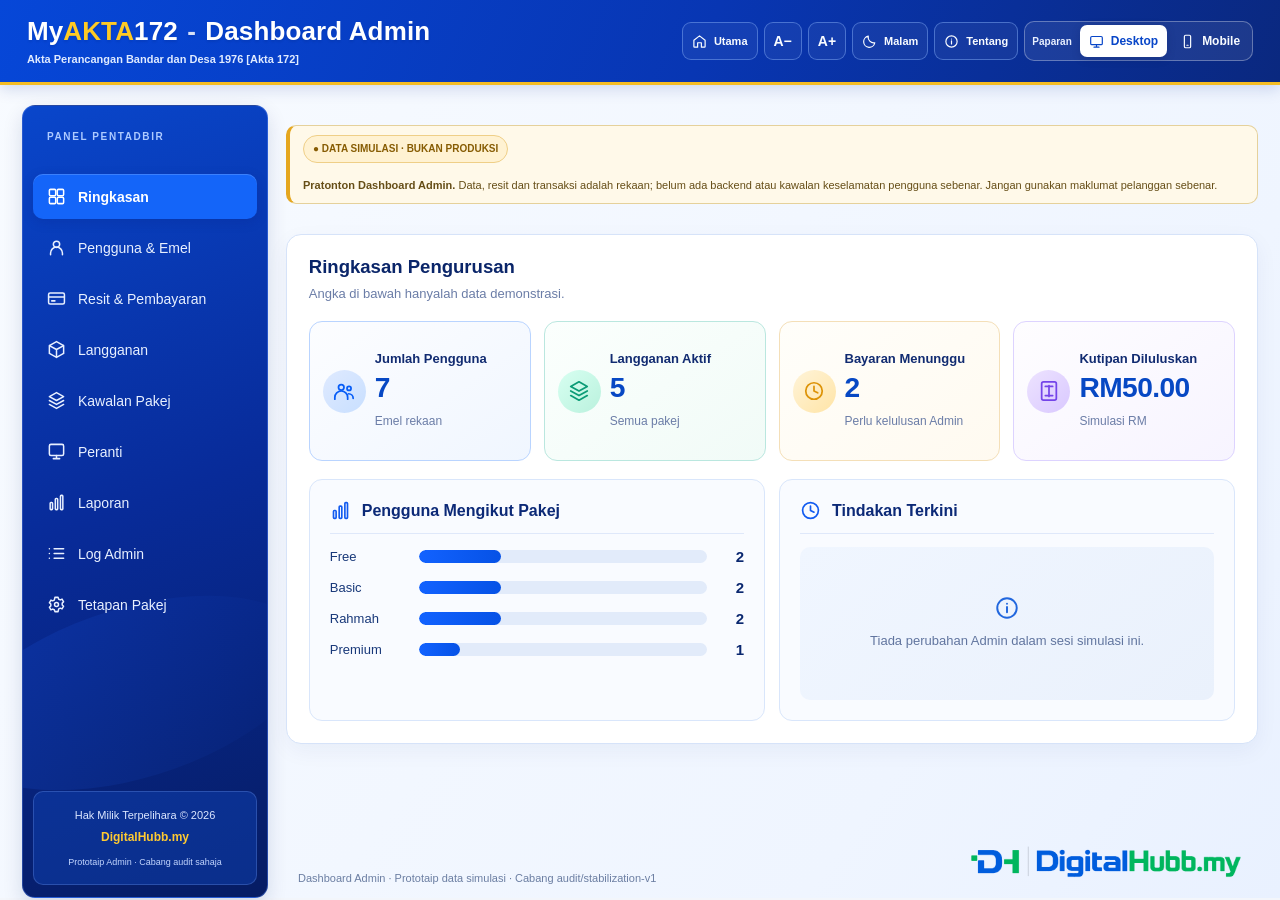
<file: admin-preview.html>
<!doctype html>
<html lang="ms">
<head>
<meta charset="utf-8"><meta name="viewport" content="width=device-width, initial-scale=1">
<meta name="robots" content="noindex,nofollow">
<title>MyAKTA172 — Dashboard Admin · Royal Blue (Prototaip)</title>
<link rel="stylesheet" href="./admin-preview.css">
<script defer src="./admin-package-policy.js"></script>
<script defer src="./admin-preview.js"></script>
</head>
<body class="admin-royal">
<header class="site-header" role="banner">
  <div class="site-identity">
    <h1>My<span class="gold">AKTA</span>172 <span class="title-dash">-</span> Dashboard Admin</h1>
    <p>Akta Perancangan Bandar dan Desa 1976 [Akta 172]</p>
  </div>
  <nav class="top-actions" aria-label="Navigasi dan kawalan paparan Admin">
    <button type="button" class="header-btn admin-menu-toggle" id="adminMenuToggle" aria-controls="adminSidebar" aria-expanded="false" aria-label="Buka menu Admin">
      <svg viewBox="0 0 24 24" fill="none" stroke="currentColor" stroke-width="2.2" stroke-linecap="round" aria-hidden="true"><path d="M4 6h16M4 12h16M4 18h16"/></svg><span>Menu</span>
    </button>
    <button type="button" class="header-btn" id="navHome"><svg viewBox="0 0 24 24" fill="none" stroke="currentColor" stroke-width="1.9" stroke-linecap="round" stroke-linejoin="round" aria-hidden="true"><path d="m3 10 9-7 9 7v10a1 1 0 0 1-1 1h-5v-7H9v7H4a1 1 0 0 1-1-1z"/></svg><span>Utama</span></button>
    <button type="button" class="header-btn text-scale" id="fontDecrease" title="Kecilkan tulisan Dashboard">A−</button>
    <button type="button" class="header-btn text-scale" id="fontIncrease" title="Besarkan tulisan Dashboard">A+</button>
    <button type="button" class="header-btn" id="themeToggle" aria-pressed="false"><svg viewBox="0 0 24 24" fill="none" stroke="currentColor" stroke-width="1.9" stroke-linecap="round" stroke-linejoin="round" aria-hidden="true"><path d="M20.5 14A9 9 0 0 1 10 3.5 9 9 0 1 0 20.5 14z"/></svg><span>Malam</span></button>
    <button type="button" class="header-btn" id="aboutAdmin"><svg viewBox="0 0 24 24" fill="none" stroke="currentColor" stroke-width="1.9" stroke-linecap="round" stroke-linejoin="round" aria-hidden="true"><circle cx="12" cy="12" r="9"/><path d="M12 11v5m0-8h.01"/></svg><span>Tentang</span></button>
    <div class="view-switch" role="group" aria-label="Pratonton paparan"><span>Paparan</span>
      <button type="button" class="view-btn active" id="viewDesktop" aria-pressed="true"><svg viewBox="0 0 24 24" fill="none" stroke="currentColor" stroke-width="1.9" stroke-linecap="round" stroke-linejoin="round" aria-hidden="true"><rect x="2.7" y="4" width="18.6" height="13" rx="2"/><path d="M8 21h8m-4-4v4"/></svg><span>Desktop</span></button>
      <button type="button" class="view-btn" id="viewMobile" aria-pressed="false"><svg viewBox="0 0 24 24" fill="none" stroke="currentColor" stroke-width="1.9" stroke-linecap="round" stroke-linejoin="round" aria-hidden="true"><rect x="7" y="2" width="10" height="20" rx="2"/><path d="M11 18h2"/></svg><span>Mobile</span></button>
    </div>
  </nav>
</header>
<button type="button" class="admin-drawer-backdrop" id="adminMenuBackdrop" hidden aria-label="Tutup menu Admin"></button>
<div class="shell">
<aside class="sidebar" id="adminSidebar" aria-label="Navigasi modul Admin">
  <button type="button" class="admin-menu-close" id="adminMenuClose" aria-label="Tutup menu">×</button>
  <div class="side-heading">PANEL PENTADBIR</div>
  <nav class="side-nav" aria-label="Modul pentadbir">
    <button type="button" class="active" data-tab="overview"><svg viewBox="0 0 24 24" fill="none" stroke="currentColor" stroke-width="1.9" stroke-linecap="round" stroke-linejoin="round" aria-hidden="true"><rect x="3" y="3" width="8" height="8" rx="1.5"/><rect x="13" y="3" width="8" height="8" rx="1.5"/><rect x="3" y="13" width="8" height="8" rx="1.5"/><rect x="13" y="13" width="8" height="8" rx="1.5"/></svg><span>Ringkasan</span></button>
    <button type="button" data-tab="users"><svg viewBox="0 0 24 24" fill="none" stroke="currentColor" stroke-width="1.9" stroke-linecap="round" stroke-linejoin="round" aria-hidden="true"><circle cx="12" cy="8" r="4"/><path d="M4.5 21v-2a7.5 7.5 0 0 1 15 0v2"/></svg><span>Pengguna & Emel</span></button>
    <button type="button" data-tab="payments"><svg viewBox="0 0 24 24" fill="none" stroke="currentColor" stroke-width="1.9" stroke-linecap="round" stroke-linejoin="round" aria-hidden="true"><rect x="2" y="5" width="20" height="14" rx="2"/><path d="M2 10h20m-16 5h4"/></svg><span>Resit & Pembayaran</span></button>
    <button type="button" data-tab="subscriptions"><svg viewBox="0 0 24 24" fill="none" stroke="currentColor" stroke-width="1.9" stroke-linecap="round" stroke-linejoin="round" aria-hidden="true"><path d="m12 2 9 5-9 5-9-5 9-5zm-9 5v10l9 5 9-5V7M12 12v10"/></svg><span>Langganan</span></button>
    <button type="button" data-tab="plans"><svg viewBox="0 0 24 24" fill="none" stroke="currentColor" stroke-width="1.9" stroke-linecap="round" stroke-linejoin="round" aria-hidden="true"><path d="m12 2-9 5 9 5 9-5-9-5zm-9 10 9 5 9-5m-18 5 9 5 9-5"/></svg><span>Kawalan Pakej</span></button>
    <button type="button" data-tab="devices"><svg viewBox="0 0 24 24" fill="none" stroke="currentColor" stroke-width="1.9" stroke-linecap="round" stroke-linejoin="round" aria-hidden="true"><rect x="3" y="3" width="18" height="14" rx="2"/><path d="M8 21h8m-4-4v4"/></svg><span>Peranti</span></button>
    <button type="button" data-tab="reports"><svg viewBox="0 0 24 24" fill="none" stroke="currentColor" stroke-width="1.9" stroke-linecap="round" stroke-linejoin="round" aria-hidden="true"><rect x="4" y="12" width="3" height="9" rx="1"/><rect x="10.5" y="7" width="3" height="14" rx="1"/><rect x="17" y="3" width="3" height="18" rx="1"/></svg><span>Laporan</span></button>
    <button type="button" data-tab="audit"><svg viewBox="0 0 24 24" fill="none" stroke="currentColor" stroke-width="1.9" stroke-linecap="round" stroke-linejoin="round" aria-hidden="true"><path d="M9 6h12M9 12h12M9 18h12M3 6h.01M3 12h.01M3 18h.01"/></svg><span>Log Admin</span></button>
    <button type="button" data-tab="packageSettings"><svg viewBox="0 0 24 24" fill="none" stroke="currentColor" stroke-width="1.9" stroke-linecap="round" stroke-linejoin="round" aria-hidden="true"><path d="M10 3h4l.8 2.3 2 .9 2.2-1 2 3.4-1.8 1.6v2.4l1.8 1.6-2 3.4-2.2-1-2 .9L14 21h-4l-.8-2.3-2-.9-2.2 1-2-3.4 1.8-1.6v-2.4L3 9.8l2-3.4 2.2 1 2-.9z"/><circle cx="12" cy="12" r="2.5"/></svg><span>Tetapan Pakej</span></button>
  </nav>
  <button type="button" class="preview-exit" id="exitMobilePreview">
    <svg viewBox="0 0 24 24" fill="none" stroke="currentColor" stroke-width="1.9" stroke-linecap="round" stroke-linejoin="round" aria-hidden="true"><rect x="3" y="4" width="18" height="13" rx="2"/><path d="M8 21h8m-4-4v4"/></svg>
    <span>Kembali ke Desktop</span>
  </button>
  <div class="side-foot"><div>Hak Milik Terpelihara © 2026</div><strong>DigitalHubb.my</strong><small>Prototaip Admin · Cabang audit sahaja</small></div>
</aside>
<div class="content">

<main class="main">
<div class="notice"><span class="demo-pill">● DATA SIMULASI · BUKAN PRODUKSI</span><span><b>Pratonton Dashboard Admin.</b> Data, resit dan transaksi adalah rekaan; belum ada backend atau kawalan keselamatan pengguna sebenar. Jangan gunakan maklumat pelanggan sebenar.</span></div>
<div id="toast" role="status" aria-live="polite"></div>
<section id="overview" class="panel">
<div class="section-title"><div><h2>Ringkasan Pengurusan</h2><p class="muted">Angka di bawah hanyalah data demonstrasi.</p></div></div>
<div class="kpis">
  <div class="kpi kpi-blue"><span class="kpi-icon"><svg viewBox="0 0 24 24" fill="none" stroke="currentColor" stroke-width="1.9" stroke-linecap="round" stroke-linejoin="round" aria-hidden="true"><circle cx="9" cy="8" r="3"/><circle cx="17.5" cy="9.2" r="2.2"/><path d="M2 21v-2a7 7 0 0 1 14 0v2M17 15a5 5 0 0 1 5 5"/></svg></span><div class="kpi-content"><span class="kpi-label">Jumlah Pengguna</span><strong id="kUsers">—</strong><span class="muted">Emel rekaan</span></div></div>
  <div class="kpi kpi-green"><span class="kpi-icon"><svg viewBox="0 0 24 24" fill="none" stroke="currentColor" stroke-width="1.9" stroke-linecap="round" stroke-linejoin="round" aria-hidden="true"><path d="m12 2 9 5-9 5-9-5 9-5zm-9 10 9 5 9-5m-18 5 9 5 9-5"/></svg></span><div class="kpi-content"><span class="kpi-label">Langganan Aktif</span><strong id="kActive">—</strong><span class="muted">Semua pakej</span></div></div>
  <div class="kpi kpi-amber"><span class="kpi-icon"><svg viewBox="0 0 24 24" fill="none" stroke="currentColor" stroke-width="1.9" stroke-linecap="round" stroke-linejoin="round" aria-hidden="true"><circle cx="12" cy="12" r="9"/><path d="M12 7v5l4 2"/></svg></span><div class="kpi-content"><span class="kpi-label">Bayaran Menunggu</span><strong id="kPending">—</strong><span class="muted">Perlu kelulusan Admin</span></div></div>
  <div class="kpi kpi-purple"><span class="kpi-icon"><svg viewBox="0 0 24 24" fill="none" stroke="currentColor" stroke-width="1.9" stroke-linecap="round" stroke-linejoin="round" aria-hidden="true"><rect x="4" y="2" width="16" height="20" rx="2"/><path d="M8 7h8M8 17h8m-4-11v12"/></svg></span><div class="kpi-content"><span class="kpi-label">Kutipan Diluluskan</span><strong id="kRevenue">—</strong><span class="muted">Simulasi RM</span></div></div>
</div>
<div class="grid2" style="margin-top:18px"><article class="tile overview-tile"><h3><svg viewBox="0 0 24 24" fill="none" stroke="currentColor" stroke-width="1.9" stroke-linecap="round" stroke-linejoin="round" aria-hidden="true"><rect x="4" y="12" width="3" height="9" rx="1"/><rect x="10.5" y="7" width="3" height="14" rx="1"/><rect x="17" y="3" width="3" height="18" rx="1"/></svg> Pengguna Mengikut Pakej</h3><div id="distribution"></div></article><article class="tile overview-tile"><h3><svg viewBox="0 0 24 24" fill="none" stroke="currentColor" stroke-width="1.9" stroke-linecap="round" stroke-linejoin="round" aria-hidden="true"><circle cx="12" cy="12" r="9"/><path d="M12 7v5l4 2"/></svg> Tindakan Terkini</h3><div id="recentActivity" class="muted"></div></article></div>
</section>

<section id="users" class="panel" hidden>
<h2>Direktori Pengguna dan Emel</h2><p class="muted">Carian, penapis pakej/status, profil, peranti serta riwayat pembayaran pengguna.</p>
<div class="toolbar">
<label class="field">Carian emel atau ID<input id="userSearch" type="search" placeholder="Contoh: pengguna02@example.test"></label>
<label class="field">Pakej<select id="userFilterPlan"><option value="">Semua pakej</option><option>Free</option><option>Basic</option><option>Rahmah</option><option>Premium</option></select></label>
<label class="field">Status<select id="userFilterStatus"><option value="">Semua status</option><option>Aktif</option><option>Tamat</option><option>Digantung</option></select></label>
</div>
<div class="tablewrap"><table><thead><tr><th>ID</th><th>Emel</th><th>Pakej</th><th>Status</th><th>Tarikh Tamat</th><th>Peranti</th><th>Tindakan</th></tr></thead><tbody id="userRows"></tbody></table></div>
<div id="userDetail" class="profile" hidden></div>
</section>

<section id="payments" class="panel" hidden>
<h2>Pengesahan Pembayaran & Resit Bank</h2><p class="muted">Kelulusan/tolakan menukar rekod simulasi. Fail resit tidak dihantar atau disimpan. Admin sebenar mesti menyimpan resit secara sulit dan mengesahkan bayaran sebelum mengaktifkan akses.</p>
<div class="tablewrap"><table><thead><tr><th>ID</th><th>Emel</th><th>Kategori</th><th>Pakej</th><th>RM</th><th>Resit / Lihat</th><th>Status</th><th>Keputusan</th></tr></thead><tbody id="paymentRows"></tbody></table></div>
<hr class="divider"><h3>Simulasikan Permohonan Pembayaran Baharu</h3>
<form id="receiptForm" class="toolbar">
<label class="field">Pengguna<select id="payUser" required></select></label>
<label class="field">Pakej Dipohon<select id="payPlan" required><option>Basic</option><option>Rahmah</option><option>Premium</option></select></label>
<label class="field">Kategori transaksi automatik<output id="payCategory" class="auto-category" aria-live="polite">—</output></label>
<label class="field">Fail resit ujian (PDF/JPG/PNG, maksimum 5MB)<input id="payFile" type="file" accept=".pdf,.jpg,.jpeg,.png,application/pdf,image/jpeg,image/png" required></label>
<button class="btn primary" type="submit">Tambah Permohonan Simulasi</button>
</form><div class="help">Tiada muat naik sebenar atau simpanan ke pelayan. Fail resit ujian (PDF/JPG/PNG) hanya boleh dibuka sementara dalam pelayar ini dan hilang apabila halaman dimuat semula. Resit contoh B001–B004 ialah dokumen simulasi, bukan resit bank. Jangan gunakan fail sebenar pelanggan.</div>
</section>

<section id="subscriptions" class="panel" hidden>
<h2>Pengaktifan, Pembaharuan dan Naik Taraf</h2><p class="muted">Tempoh 30 hari setiap langganan yang diluluskan. Pembaharuan menambah 30 hari selepas tarikh tamat sedia ada jika masih aktif. Fungsi override manual ini hanya simulasi dan merekod sebab dalam log.</p>
<div class="toolbar">
<label class="field">Akaun pengguna<select id="subUser"></select></label>
<label class="field">Pakej sasaran<select id="subPlan"><option>Free</option><option>Basic</option><option>Rahmah</option><option>Premium</option></select></label>
<label class="field">Sebab tindakan Admin<input id="subReason" placeholder="Wajib untuk perubahan manual" maxlength="160"></label>
<button type="button" class="btn primary" id="subUpgrade">Tukar Pakej (Simulasi)</button>
<button type="button" class="btn" id="subRenew">Tambah 30 Hari (Simulasi)</button>
</div>
<div class="tablewrap"><table><thead><tr><th>ID</th><th>Emel</th><th>Pakej</th><th>Tarikh Mula</th><th>Tamat</th><th>Status</th></tr></thead><tbody id="subscriptionRows"></tbody></table></div>
</section>

<section id="plans" class="panel" hidden>
<h2>Kawalan Pakej dan Hak Akses</h2><p class="muted">Matriks muktamad pemilik. Akses seksyen dihasilkan daripada 12 Bahagian / 83 ID seksyen dalam DATA.parts asal (tanpa mengubah fail Akta). Harga dan kebenaran belum mempunyai backend.</p>
<div id="planCards" class="grid4"></div>
<h3 style="margin-top:24px">Matriks Bahagian dan Fungsi</h3>
<div class="tablewrap"><table class="matrix"><thead><tr><th>Bahagian / Fungsi</th><th>FREE</th><th>BASIC</th><th>RAHMAH</th><th>PREMIUM</th></tr></thead><tbody id="matrixRows"></tbody></table></div>
<hr class="divider"><h3>Semakan Akses Mengikut Seksyen</h3>
<div class="toolbar"><label class="field">Pilih Pakej<select id="sectionPlan"><option>Free</option><option selected>Basic</option><option>Rahmah</option><option>Premium</option></select></label>
<label class="field">Pilih Bahagian<select id="sectionPart"><option value="">Semua Bahagian</option></select></label></div>
<div class="tablewrap"><table><thead><tr><th>Bahagian</th><th>Seksyen</th><th>Keputusan Akses</th></tr></thead><tbody id="sectionRows"></tbody></table></div>
<p class="help"><b>Peraturan 8 carta alir & cetakan:</b> tersedia sebagai ciri Rahmah/Premium sahaja, tetapi setiap carta WAJIB dipadankan dengan semua seksyen rujukannya dan setiap seksyen itu mesti dibenarkan. Pemetaan lapan carta belum disahkan, maka tiada carta diluluskan secara automatik dalam demonstrasi ini. <b>Hubungan Seksyen Berkaitan: AKTIF (audit lulus dan dikunci, 27 Oktober 2026; 203 pemeriksaan lulus).</b> Hak pakej: Free — Tidak; Basic, Rahmah, Premium — Ya. <b>Integrasi pengguna sebenar BELUM disambung.</b> Gerbang pengesahan backend diwujudkan secara berasingan dan gagal-tertutup apabila tiada identiti, langganan atau sesi disahkan. Jangan anggap tanda ✓ sebagai perlindungan kandungan pada aplikasi awam.</p>
</section>

<section id="devices" class="panel" hidden>
<h2>Kawalan Satu Akaun, Satu Peranti Aktif</h2><p class="muted">Rekod sesi/peranti di sini rekaan. Tetap semula peranti memerlukan alasan dan merekod log; pengesahan peranti sebenar mesti dibuat pada backend.</p>
<div class="toolbar">
<label class="field">Akaun<select id="deviceUser"></select></label>
<label class="field">Alasan reset peranti<input id="deviceReason" maxlength="160" placeholder="Sebab yang boleh diaudit"></label>
<button type="button" class="btn danger" id="resetDevice">Tetapkan Semula Peranti</button>
</div>
<div class="tablewrap"><table><thead><tr><th>Emel</th><th>Pakej</th><th>Sesi Aktif</th><th>Peranti Semasa (rekaan)</th></tr></thead><tbody id="deviceRows"></tbody></table></div>
</section>

<section id="reports" class="panel" hidden><h2>Laporan & Statistik</h2><p class="muted">Eksport CSV data simulasi sahaja. Data pelanggan sebenar memerlukan penapisan peranan, dasar retensi dan kawalan eksport.</p>
<div id="reportSummary" class="grid4"></div><div class="toolbar"><button type="button" id="exportUsers" class="btn primary">Eksport CSV Pengguna (Demo)</button><button type="button" id="exportPayments" class="btn">Eksport CSV Pembayaran (Demo)</button></div></section>

<section id="audit" class="panel" hidden><h2>Rekod Aktiviti Admin</h2><p class="muted">Log simulasi untuk kelulusan bayaran, pertukaran pakej, pembaharuan dan reset peranti. Hilang selepas muat semula.</p>
<div class="tablewrap"><table><thead><tr><th>Masa</th><th>Tindakan</th><th>Akaun / Rekod</th><th>Butiran</th></tr></thead><tbody id="auditRows"></tbody></table></div></section>

<section id="packageSettings" class="panel" hidden><h2>Tetapan Pakej & Keselamatan</h2>
<div class="grid2"><div class="tile"><h3>Tempoh Pakej</h3><strong>30 hari</strong><p class="muted">Pakej Free tiada tamat tempoh berbayar.</p></div>
<div class="tile"><h3>Had Sesi</h3><strong>1 peranti</strong><p class="muted">Penguatkuasaan sebenar wajib melalui backend.</p></div>
<div class="tile"><h3>Kupon & Promosi</h3><span class="pill warn">Cadangan sahaja</span><p class="muted">Belum diaktifkan dan belum ditentukan polisinya.</p></div>
<div class="tile"><h3>Integrasi</h3><span class="pill bad">Belum disambung</span><p class="muted">Belum ada auth, API, database, storan resit sulit atau payment gateway.</p></div></div>
<p class="help">Penerbitan kepada pelanggan memerlukan: pengesahan Admin berasingan dengan MFA, storan resit persendirian, semakan hak akses pada pelayan, penguatkuasaan sesi/peranti, log audit tahan ubah, kawalan tamat tempoh, dan kandungan premium tidak tersedia melalui fail awam atau cache GitHub Pages.</p>

</section>
<section id="settings" class="panel personal-settings" hidden>
  <h2>Tetapan Dashboard Admin</h2>
  <p class="muted">Laraskan keselesaan paparan Dashboard tanpa mengubah MyAKTA172 utama.</p>
  <div class="setting-options">
    <div class="setting-option">
      <div class="setting-label"><h3>▣ Saiz Teks</h3><p class="muted">Laraskan saiz tulisan untuk paparan Dashboard Admin.</p></div>
      <div class="setting-controls" role="group" aria-label="Saiz teks Dashboard">
        <button type="button" class="btn" id="settingTextMinus" aria-label="Kecilkan saiz teks">A−</button>
        <button type="button" class="btn primary" id="settingTextNormal" aria-label="Saiz teks biasa">A</button>
        <button type="button" class="btn" id="settingTextPlus" aria-label="Besarkan saiz teks">A+</button>
      </div>
    </div>
    <div class="setting-option">
      <div class="setting-label"><h3>▣ Pasang Aplikasi</h3><p class="muted">Pasang Dashboard pada skrin utama apabila versi selamat dan boleh dipasang tersedia.</p></div>
      <div class="setting-install"><button type="button" class="btn primary" id="installAdminApp" disabled>Pasang</button><span id="adminInstallStatus" class="muted" role="status">Belum tersedia untuk prototaip Admin. Pengesahan dan pemasangan PWA belum diaktifkan.</span></div>
    </div>
  </div>
</section>
<footer class="admin-footer"><span>Dashboard Admin · Prototaip data simulasi · Cabang audit/stabilization-v1</span><img src="./01_DigitalHubb.my_Rasmi_Transparent_6500px.png" alt="DigitalHubb.my — Logo rasmi"></footer>
</main></div></div>
<nav class="mobile-action-bar" id="mobileActionBar" aria-label="Pintasan Dashboard mobile">
  <button type="button" id="bottomHome" class="mobile-action active" aria-current="page"><svg viewBox="0 0 24 24" fill="none" stroke="currentColor" stroke-width="1.9" stroke-linecap="round" stroke-linejoin="round" aria-hidden="true"><path d="m3 10 9-7 9 7v10a1 1 0 0 1-1 1h-5v-7H9v7H4a1 1 0 0 1-1-1z"/></svg><span>Utama</span></button>
  <button type="button" id="bottomTheme" class="mobile-action" aria-pressed="false"><svg id="bottomMoonIcon" viewBox="0 0 24 24" fill="none" stroke="currentColor" stroke-width="1.9" stroke-linecap="round" stroke-linejoin="round" aria-hidden="true"><path d="M20.5 14A9 9 0 0 1 10 3.5 9 9 0 1 0 20.5 14z"/></svg><svg id="bottomSunIcon" hidden viewBox="0 0 24 24" fill="none" stroke="currentColor" stroke-width="1.9" stroke-linecap="round" stroke-linejoin="round" aria-hidden="true"><circle cx="12" cy="12" r="4"/><path d="M12 2v2M12 20v2M2 12h2m16 0h2M4.9 4.9l1.5 1.5m11.2 11.2 1.5 1.5M19.1 4.9l-1.5 1.5M6.4 17.6l-1.5 1.5"/></svg><span id="bottomThemeLabel">Malam</span></button>
  <button type="button" id="bottomAbout" class="mobile-action"><svg viewBox="0 0 24 24" fill="none" stroke="currentColor" stroke-width="1.9" stroke-linecap="round" stroke-linejoin="round" aria-hidden="true"><circle cx="12" cy="12" r="9"/><path d="M12 11v5m0-8h.01"/></svg><span>Tentang</span></button>
  <button type="button" id="bottomSettings" class="mobile-action"><svg viewBox="0 0 24 24" fill="none" stroke="currentColor" stroke-width="1.9" stroke-linecap="round" stroke-linejoin="round" aria-hidden="true"><path d="M10 3h4l.8 2.3 2 .9 2.2-1 2 3.4-1.8 1.6v2.4l1.8 1.6-2 3.4-2.2-1-2 .9L14 21h-4l-.8-2.3-2-.9-2.2 1-2-3.4 1.8-1.6v-2.4L3 9.8l2-3.4 2.2 1 2-.9z"/><circle cx="12" cy="12" r="2.5"/></svg><span>Tetapan</span></button>
</nav>
<button type="button" id="adminBackToTop" aria-label="Ke Atas" title="Ke Atas">↑ Ke Atas</button>
<dialog id="confirmation"><h2 id="confirmTitle">Sahkan tindakan simulasi</h2><p id="confirmText" class="audit-note"></p><div class="row"><button type="button" class="btn primary" id="confirmYes">Sahkan Simulasi</button><button type="button" class="btn subtle" id="confirmNo">Batal</button></div></dialog>
<dialog id="receiptDialog" aria-labelledby="receiptTitle" class="receipt-dialog"><h2 id="receiptTitle">Pratonton Resit — Simulasi</h2><div id="receiptDetails" class="receipt-details"></div><div id="receiptViewport" class="receipt-viewport"></div><div class="row"><button type="button" class="btn primary" id="receiptClose">Tutup Pratonton</button></div></dialog>
<dialog id="adminAboutDialog" class="admin-about-dialog" aria-labelledby="adminAboutTitle">
  <div class="admin-about-heading">
    <h2 id="adminAboutTitle">Tentang Dashboard Admin MyAKTA172</h2>
    <button type="button" id="adminAboutClose" class="admin-about-close" aria-label="Tutup maklumat Tentang">× <span>Tutup</span></button>
  </div>
  <div class="admin-about-body">
    <p class="admin-about-subtitle"><strong>Akta Perancangan Bandar dan Desa 1976 [Akta 172]</strong></p>

    <section class="admin-about-section">
      <h3>Maklumat Aplikasi</h3>
      <p>Dashboard Admin MyAKTA172 ialah panel pengurusan bagi aplikasi MyAKTA172 untuk menyelaras rekod pengguna dan emel, pakej langganan, pembayaran, peranti, kawalan akses mengikut Bahagian dan Seksyen serta laporan pengurusan.</p>
    </section>

    <section class="admin-about-section">
      <h3>Identiti Pembangun</h3>
      <img class="admin-about-logo" src="./01_DigitalHubb.my_Rasmi_Transparent_6500px.png" alt="Logo rasmi DigitalHubb.my">
      <p>DigitalHubb.my ialah jenama inovasi digital untuk aplikasi rujukan, pembelajaran dan analisis.</p>
    </section>

    <section class="admin-about-section">
      <h3>Maklumat Pemilik / Pembangun</h3>
      <p>TPr. Gs. Rozaimi bin Majid</p>
    </section>

    <section class="admin-about-section">
      <h3>Penafian</h3>
      <p>MyAKTA172 ialah aplikasi rujukan dan pembelajaran. Ia bukan penerbitan rasmi kerajaan atau pengganti nasihat dan rujukan perundangan daripada pihak berkuasa berkaitan. Penggunaan Dashboard Admin hendaklah mematuhi kebenaran akses dan menjaga kerahsiaan maklumat pengguna.</p>
    </section>
  </div>
</dialog>
</body></html>
</file>
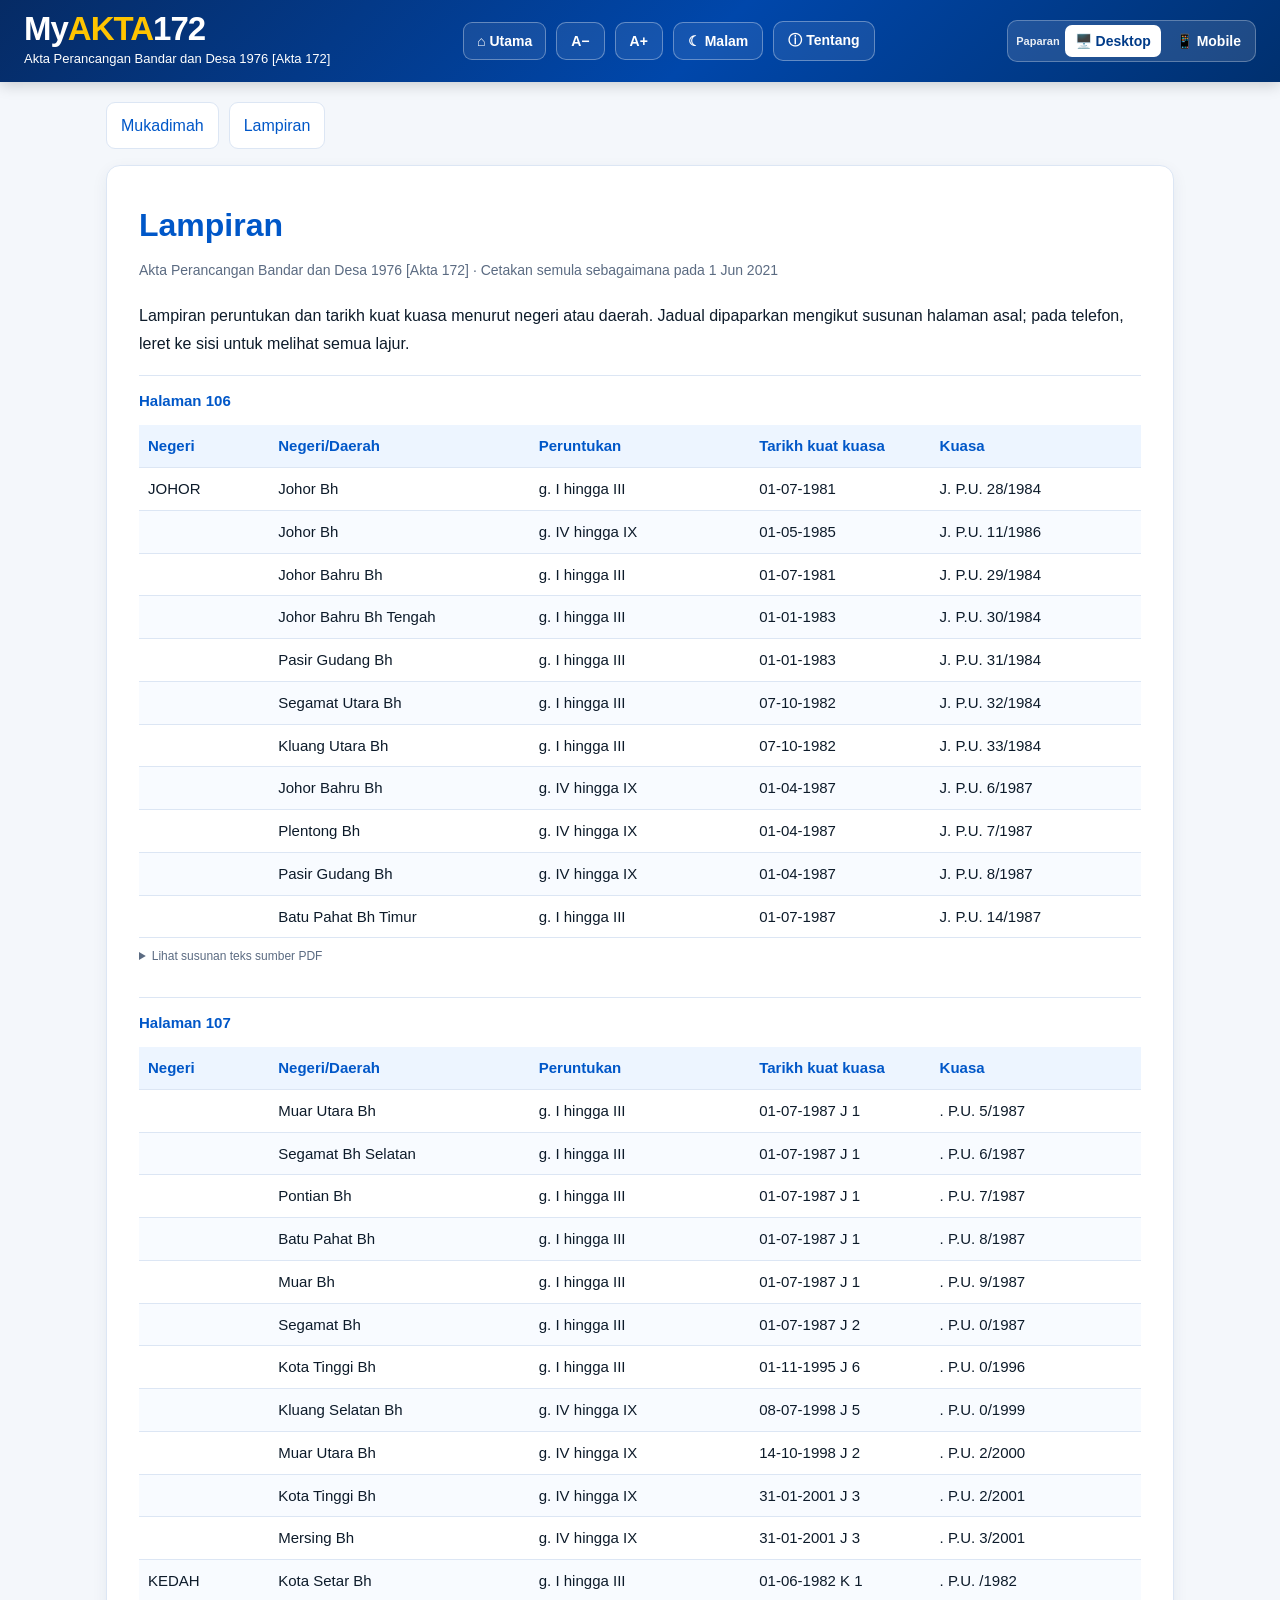
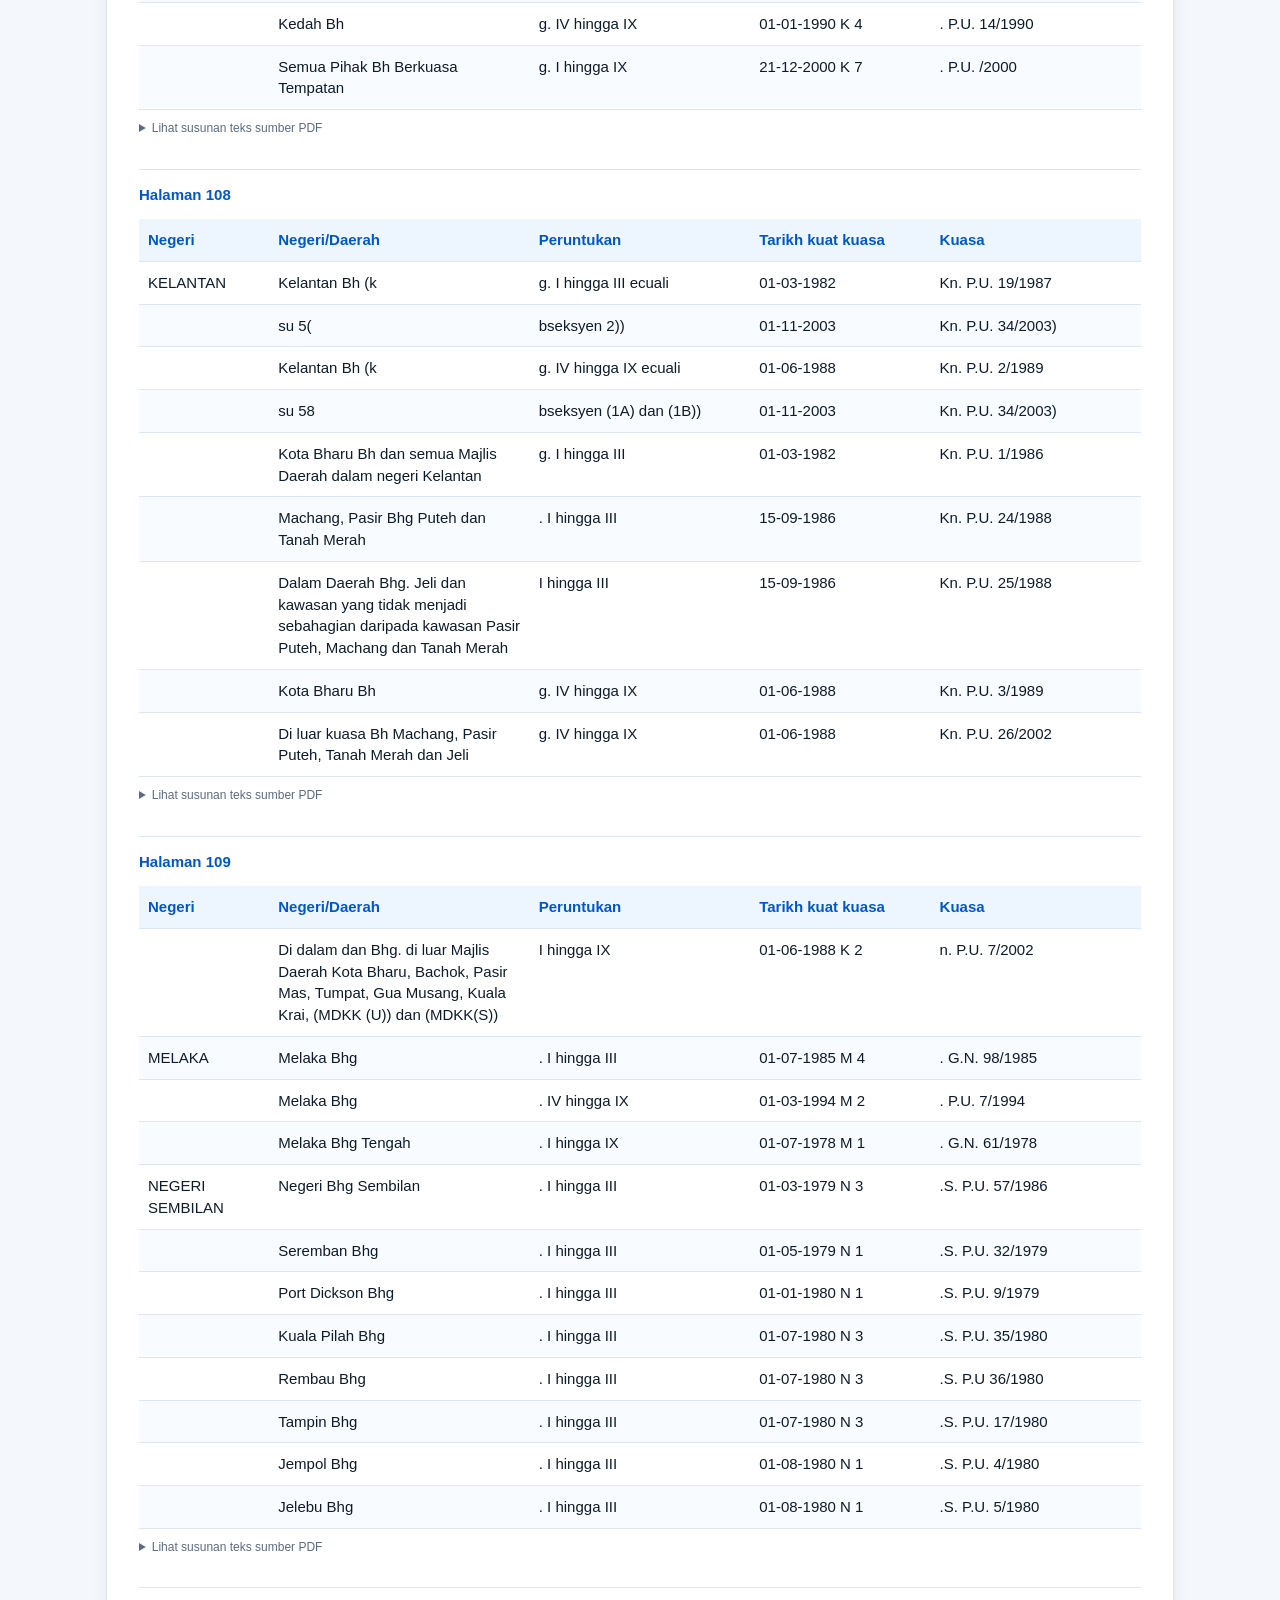
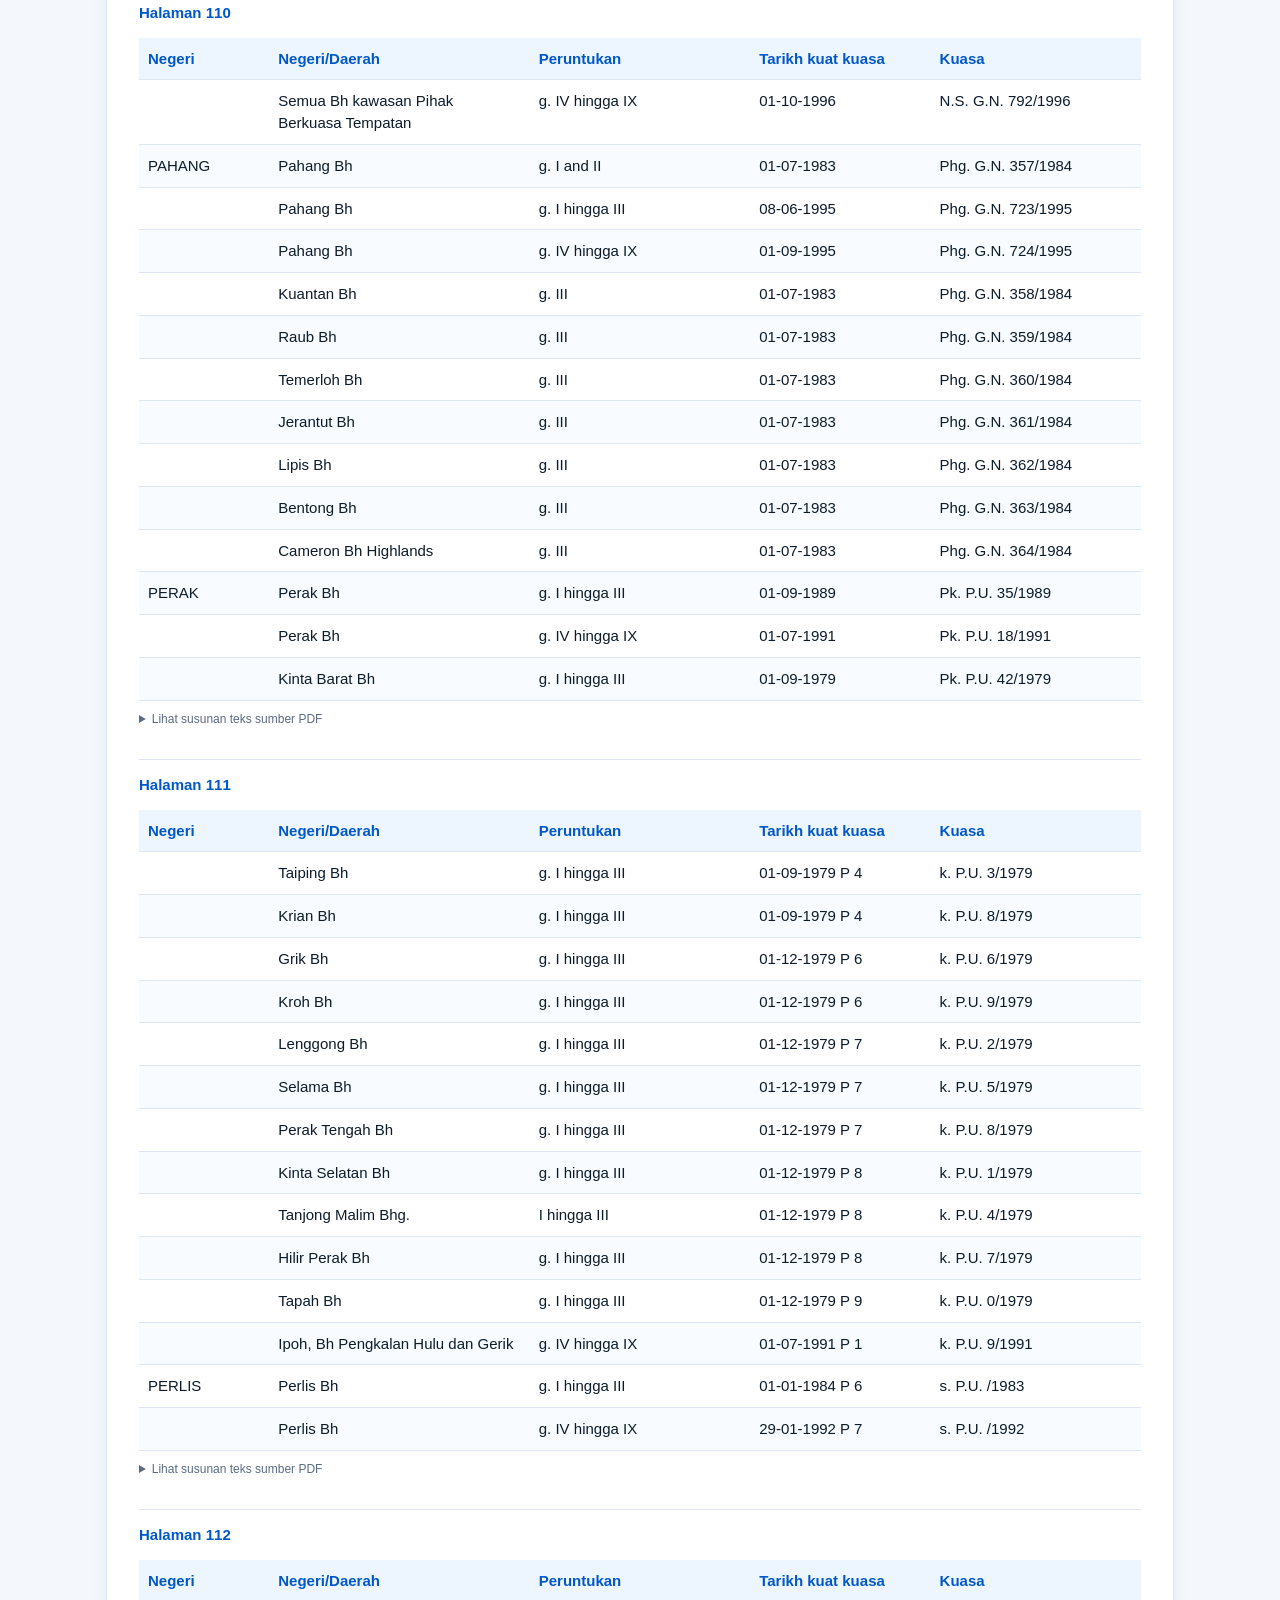
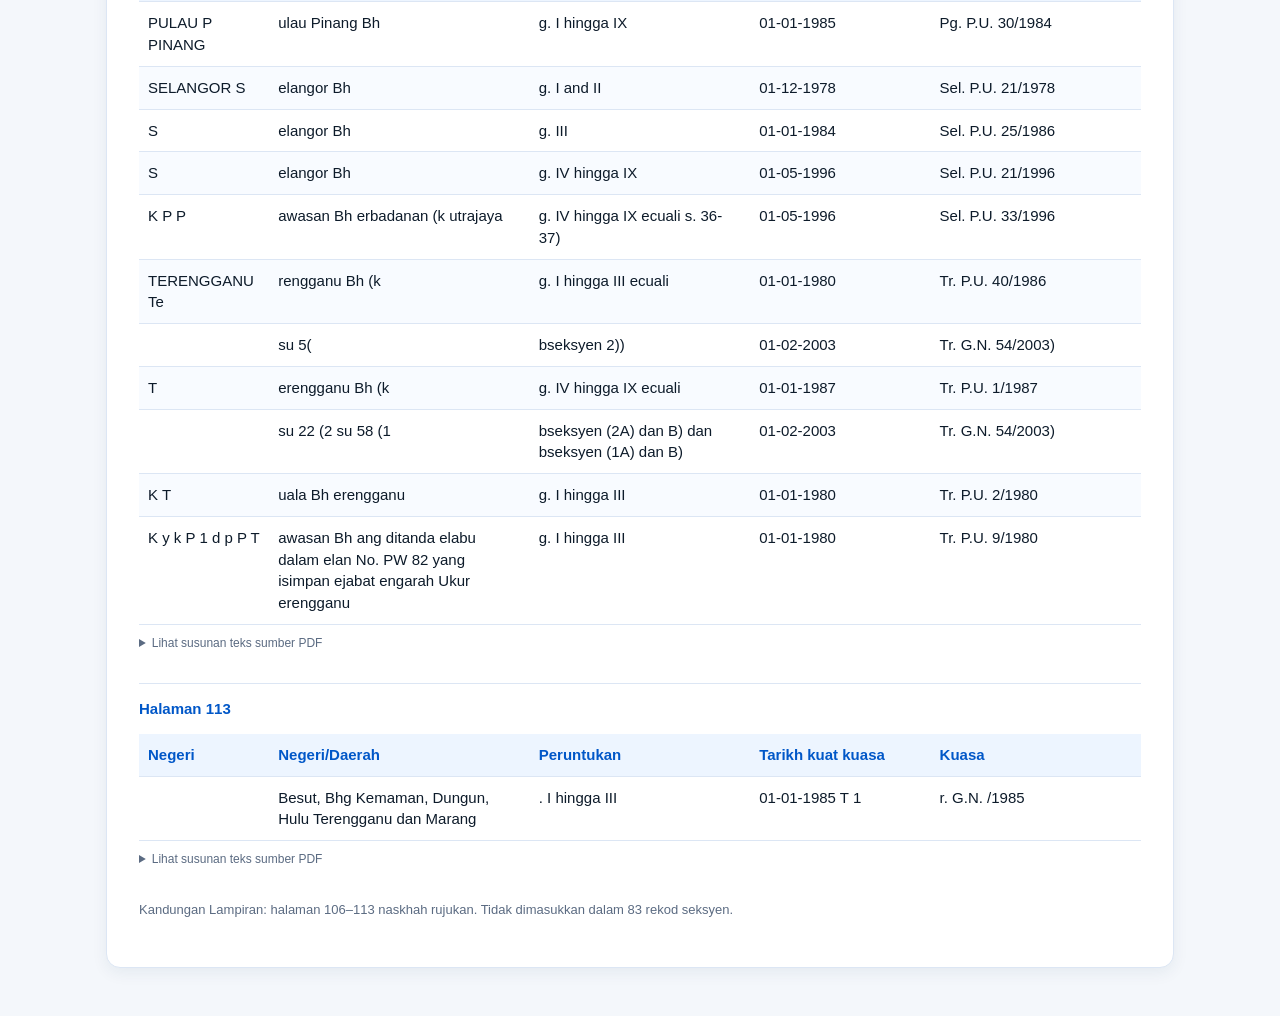
<file: lampiran.html>
<!doctype html><html lang="ms"><head><meta charset="utf-8"><meta name="viewport" content="width=device-width,initial-scale=1"><title>Lampiran — MyAKTA172</title><style>:root{color-scheme:light dark}*{box-sizing:border-box}body{margin:0;background:#f4f7fb;color:#112b4f;font-family:Arial,Helvetica,sans-serif;line-height:1.7}.top{min-height:82px;background:linear-gradient(135deg,#062b65,#0047ab 55%,#00306f);color:#fff;display:flex;align-items:center;padding:12px 24px;box-shadow:0 3px 14px rgba(0,0,0,.18)}.top .brand{display:flex;flex-direction:column;gap:3px}.top b{font-size:33px;line-height:1;font-weight:800;letter-spacing:-1px}.top b span{color:#ffc400}.top small{font-size:13px;color:#fff}.wrap{max-width:1100px;margin:auto;padding:20px 16px 48px}.controls{display:flex;gap:10px;flex-wrap:wrap;margin:0 0 16px}.controls a,.controls button{font:inherit;cursor:pointer;border:1px solid #a9c4e7;background:white;color:#003b88;border-radius:9px;padding:9px 14px;text-decoration:none}.paper{background:white;border:1px solid #dce6f4;border-radius:14px;padding:clamp(16px,3vw,32px);box-shadow:0 5px 16px #0a356111}h1{margin:0 0 6px;color:#003b88;font-size:clamp(22px,3vw,32px)}.meta{color:#52657b;font-size:14px;margin:0 0 20px}.prose{white-space:pre-wrap;font:inherit;line-height:1.9;margin:0}.page{margin-top:18px;padding:12px 0;border-top:1px solid #dce6f4}.page:first-child{border:0}.page h2{font-size:15px;margin:0 0 12px;color:#004b9d}.scroll{overflow-x:auto;-webkit-overflow-scrolling:touch}.tabletext{white-space:pre;font:15px/1.7 Arial,Helvetica,sans-serif;color:inherit;margin:0;min-width:max-content;font-variant-numeric:tabular-nums}.note{font-size:13px;color:#52657b;margin-top:18px}@media(prefers-color-scheme:dark){body{background:#0c182b;color:#e5efff}.paper{background:#12243e;border-color:#315174}h1,.page h2{color:#88bcff}.meta,.note{color:#bdd0e8}.controls a,.controls button{background:#183456;color:#e3f0ff;border-color:#456a9e}}@media print{.top,.controls{display:none}.wrap{max-width:none;padding:0}.paper{box-shadow:none;border:0}.page{break-inside:avoid}} .scroll-up-float{position:fixed;right:22px;bottom:24px;z-index:80;width:48px;height:48px;border-radius:50%;background:#0057c8;color:#fff;border:2px solid #fff;box-shadow:0 4px 14px rgba(0,31,87,.3);font-size:25px;font-weight:800;cursor:pointer;display:none;align-items:center;justify-content:center}.scroll-up-float.visible{display:flex}@media(max-width:600px){.top{padding:12px 16px}.top b{font-size:27px}.scroll-up-float{right:14px;bottom:18px}}@media print{.scroll-up-float{display:none!important}}:root{--bg:#f4f7fb;--card:#fff;--text:#0d1b2a;--muted:#5b6b82;--line:#dce6f4;--accent:#0057c8;--soft:#edf5ff}body{background:var(--bg);color:var(--text);font-family:Arial,Helvetica,sans-serif}.top{min-height:82px;background:linear-gradient(135deg,#062b65,#0047ab 55%,#00306f);color:#fff;display:flex;align-items:center;justify-content:space-between;gap:16px;padding:12px 24px;box-shadow:0 3px 14px rgba(0,0,0,.18)}.top-tools{display:flex;align-items:center;gap:10px;flex-wrap:wrap}.top-tools button{border:1px solid #ffffff55;background:#ffffff15;color:white;padding:10px 14px;border-radius:10px;font:700 14px Arial;cursor:pointer}.top-tools button:hover{background:#ffffff30}body.dark{--bg:#0c182b;--card:#12243e;--text:#e5efff;--muted:#bdd0e8;--line:#315174;--accent:#88bcff;--soft:#183456}.paper{background:var(--card);border-color:var(--line);color:var(--text)}.meta,.note{color:var(--muted)}h1,.page h2{color:var(--accent)}.controls a,.controls button{background:var(--card);color:var(--accent);border-color:var(--line)}.scroll-up-float{width:auto;min-width:112px;height:48px;border-radius:999px;padding:0 15px;gap:5px;background:#0864ce;color:white;font-size:19px;font-weight:800;border:2px solid white;box-shadow:0 5px 15px #123c7755;right:18px;bottom:18px}.scroll-up-float span{font:800 15px Arial}.supplement-lampiran .wrap{max-width:1450px}.supplement-lampiran .paper{padding:clamp(16px,2.5vw,30px)}.supplement-lampiran .page{break-inside:auto}.supplement-lampiran .scroll{overflow-x:auto;max-width:100%;border:1px solid var(--line);border-radius:10px}.lamp-table{width:100%;border-collapse:collapse;table-layout:fixed;font:inherit;font-size:15px;line-height:1.45}.lamp-table th,.lamp-table td{padding:10px 9px;border-bottom:1px solid var(--line);text-align:left;vertical-align:top;overflow-wrap:anywhere}.lamp-table th{background:var(--soft);color:var(--accent);font-weight:800}.lamp-table col:nth-child(1){width:13%}.lamp-table col:nth-child(2){width:26%}.lamp-table col:nth-child(3){width:22%}.lamp-table col:nth-child(4){width:18%}.lamp-table col:nth-child(5){width:21%}.lamp-table tr:nth-child(even) td{background:color-mix(in srgb,var(--soft) 38%,transparent)}.lamp-table tbody tr{break-inside:avoid}.lamp-table .continuation{font-style:italic;color:var(--muted)}.original-source{margin-top:8px;color:var(--muted);font-size:12px}.original-source pre{white-space:pre;font:13px/1.5 monospace;overflow:auto;color:var(--text)}@media(max-width:700px){.top{align-items:flex-start;flex-direction:column;padding:12px 16px}.top-tools{width:100%}.top-tools button{padding:9px 12px}.lamp-table{min-width:690px;font-size:13px}.supplement-lampiran .wrap{padding:12px}}@page{size:A4 landscape;margin:11mm}@media print{.top,.controls,.scroll-up-float,.original-source{display:none!important}.wrap{max-width:none!important;padding:0!important}.paper{box-shadow:none;border:0;padding:0!important;background:white!important;color:#000!important}.scroll{overflow:visible!important;border:0!important}.lamp-table{width:100%!important;font-size:10pt;min-width:0!important}.lamp-table th,.lamp-table td{padding:4px 5px;color:#000!important}.lamp-table th{background:#eaf0f8!important;print-color-adjust:exact}.page{break-before:page}.page:first-of-type{break-before:auto}.page h2{font-size:12pt;margin:0 0 6px}}.supp-home,.supp-mode button{border:1px solid #ffffff55;border-radius:9px;background:#ffffff15;color:#fff;padding:10px 13px;text-decoration:none;font:700 14px Arial;cursor:pointer}.supp-mode{display:flex;align-items:center;gap:6px;color:white;font:700 12px Arial}.supp-mode button.active{background:#fff;color:#003b88}.top{flex-wrap:wrap}body.supp-preview-mobile .wrap{max-width:430px!important}body.supp-preview-mobile .paper{padding:18px!important}body.supp-preview-mobile .lamp-table{min-width:680px}body.supp-preview-mobile .scroll{overflow-x:auto}@media(max-width:850px){.top-tools{flex-wrap:wrap}.supp-mode{margin-left:auto}}@media print{.supp-mode{display:none!important}body.supp-preview-mobile .wrap{max-width:none!important}}.supp-mode.mode-switch{display:flex;align-items:center;gap:5px;padding:4px;background:rgba(255,255,255,.12);border:1px solid rgba(255,255,255,.28);border-radius:10px;white-space:nowrap}.supp-mode.mode-switch span{font-size:11px;font-weight:800;opacity:.9;padding-left:4px}.supp-mode.mode-switch button{padding:8px 10px!important;border:0!important;background:transparent!important;color:#fff!important;border-radius:7px!important;font:700 14px Arial,Helvetica,sans-serif!important;line-height:1.2!important;min-height:auto!important}.supp-mode.mode-switch button.active{background:#fff!important;color:#003b88!important}</style><style id="digitalhubb-home-about">
#myaktaAboutDialog{border:1px solid #c9d9ed;border-radius:14px;padding:0;width:min(560px,calc(100vw - 32px));max-height:85vh;overflow:auto;background:#fff;color:#142b46;box-shadow:0 16px 48px #001d4280}
#myaktaAboutDialog::backdrop{background:#00152b9c}
#myaktaAboutDialog .about-content{padding:24px;line-height:1.6}
#myaktaAboutDialog h2{margin:0 0 8px;color:#0057b8}#myaktaAboutDialog h3{margin:18px 0 4px;color:#0754aa;font-size:16px}
#myaktaAboutDialog p{margin:0 0 8px}#myaktaAboutDialog .about-header{display:flex;justify-content:space-between;gap:12px;align-items:flex-start}
#myaktaAboutDialog button{border:1px solid #b9cbea;border-radius:8px;background:#fff;color:#064b9e;padding:8px 12px;cursor:pointer;font-weight:700}
#myaktaAboutDialog img{display:block;width:185px;height:58px;object-fit:contain;margin:12px 0;background:#fff;padding:4px;border-radius:7px}
</style></head><body><header class="top"><div class="brand"><b>My<span>AKTA</span>172</b><small>Akta Perancangan Bandar dan Desa 1976 [Akta 172]</small></div><div class="top-tools"><a class="supp-home" href="./index.html?view=home">⌂ Utama</a><button id="suppSmall" type="button">A−</button><button id="suppLarge" type="button">A+</button><button id="suppTheme" type="button">☾ Malam</button><button id="suppAbout" type="button">ⓘ Tentang</button></div><div class="supp-mode mode-switch" role="group" aria-label="Paparan"><span>Paparan</span><button type="button" id="suppDesktop">🖥️ Desktop</button><button type="button" id="suppMobile">📱 Mobile</button></div></header><main class="wrap"><nav class="controls" aria-label="Navigasi"><a href="./mukadimah.html">Mukadimah</a><a href="./lampiran.html">Lampiran</a></nav><article class="paper"><h1>Lampiran</h1><p class="meta">Akta Perancangan Bandar dan Desa 1976 [Akta 172] · Cetakan semula sebagaimana pada 1 Jun 2021</p><p>Lampiran peruntukan dan tarikh kuat kuasa menurut negeri atau daerah. Jadual dipaparkan mengikut susunan halaman asal; pada telefon, leret ke sisi untuk melihat semua lajur.</p><section class="page"><h2>Halaman 106</h2><div class="scroll" role="region" tabindex="0" aria-label="Jadual Lampiran halaman 106"><pre class="tabletext">Negeri      Negeri/Daerah        Peruntukan        Tarikh kuat   Kuasa
                                                       kuasa

JOHOR          Johor           Bhg. I hingga III   01-07-1981    J. P.U.
                                                                 28/1984

               Johor           Bhg. IV hingga IX   01-05-1985    J. P.U.
                                                                 11/1986

               Johor Bahru     Bhg. I hingga III   01-07-1981    J. P.U.
                                                                 29/1984

               Johor Bahru     Bhg. I hingga III   01-01-1983    J. P.U.
               Tengah                                            30/1984

               Pasir Gudang    Bhg. I hingga III   01-01-1983    J. P.U.
                                                                 31/1984

               Segamat Utara   Bhg. I hingga III   07-10-1982    J. P.U.
                                                                 32/1984

               Kluang Utara    Bhg. I hingga III   07-10-1982    J. P.U.
                                                                 33/1984

               Johor Bahru     Bhg. IV hingga IX   01-04-1987    J. P.U.
                                                                 6/1987

               Plentong        Bhg. IV hingga IX   01-04-1987    J. P.U.
                                                                 7/1987

               Pasir Gudang    Bhg. IV hingga IX   01-04-1987    J. P.U.
                                                                 8/1987

               Batu Pahat      Bhg. I hingga III   01-07-1987    J. P.U.
               Timur                                             14/1987</pre></div></section><section class="page"><h2>Halaman 107</h2><div class="scroll" role="region" tabindex="0" aria-label="Jadual Lampiran halaman 107"><pre class="tabletext">Negeri   Negeri/Daerah      Peruntukan        Tarikh kuat    Kuasa
                                                kuasa

         Muar Utara       Bhg. I hingga III   01-07-1987    J. P.U.
                                                            15/1987

         Segamat          Bhg. I hingga III   01-07-1987    J. P.U.
         Selatan                                            16/1987

         Pontian          Bhg. I hingga III   01-07-1987    J. P.U.
                                                            17/1987

         Batu Pahat       Bhg. I hingga III   01-07-1987    J. P.U.
                                                            18/1987

         Muar             Bhg. I hingga III   01-07-1987    J. P.U.
                                                            19/1987

         Segamat          Bhg. I hingga III   01-07-1987    J. P.U.
                                                            20/1987

         Kota Tinggi      Bhg. I hingga III   01-11-1995    J. P.U.
                                                            60/1996

         Kluang Selatan   Bhg. IV hingga IX   08-07-1998    J. P.U.
                                                            50/1999

         Muar Utara       Bhg. IV hingga IX   14-10-1998    J. P.U.
                                                            22/2000

         Kota Tinggi      Bhg. IV hingga IX   31-01-2001    J. P.U.
                                                            32/2001

         Mersing          Bhg. IV hingga IX   31-01-2001    J. P.U.
                                                            33/2001

KEDAH    Kota Setar       Bhg. I hingga III   01-06-1982    K. P.U.
                                                            1/1982

         Kedah            Bhg. IV hingga IX   01-01-1990    K. P.U.
                                                            414/1990

         Semua Pihak      Bhg. I hingga IX    21-12-2000    K. P.U.
         Berkuasa                                           7/2000
         Tempatan</pre></div></section><section class="page"><h2>Halaman 108</h2><div class="scroll" role="region" tabindex="0" aria-label="Jadual Lampiran halaman 108"><pre class="tabletext">Negeri     Negeri/Daerah       Peruntukan        Tarikh kuat   Kuasa
                                                   kuasa

KELANTAN     Kelantan        Bhg. I hingga III   01-03-1982    Kn. P.U.
                             (kecuali                          19/1987
                             subseksyen          01-11-2003    Kn. P.U.
                             5(2))                             34/2003)

             Kelantan        Bhg. IV hingga IX   01-06-1988    Kn. P.U.
                             (kecuali                          2/1989
                             subseksyen          01-11-2003    Kn. P.U.
                             58(1A) dan (1B))                  34/2003)

             Kota Bharu      Bhg. I hingga III   01-03-1982    Kn. P.U.
             dan semua                                         1/1986
             Majlis Daerah
             dalam negeri
             Kelantan

             Machang, Pasir Bhg. I hingga III    15-09-1986    Kn. P.U.
             Puteh dan                                         24/1988
             Tanah Merah

             Dalam Daerah Bhg. I hingga III      15-09-1986    Kn. P.U.
             Jeli dan                                          25/1988
             kawasan yang
             tidak menjadi
             sebahagian
             daripada kawasan
             Pasir Puteh,
             Machang dan
             Tanah Merah

             Kota Bharu      Bhg. IV hingga IX   01-06-1988    Kn. P.U.
                                                               3/1989

             Di luar kuasa   Bhg. IV hingga IX   01-06-1988    Kn. P.U.
             Machang,                                          26/2002
             Pasir Puteh,
             Tanah Merah
             dan Jeli</pre></div></section><section class="page"><h2>Halaman 109</h2><div class="scroll" role="region" tabindex="0" aria-label="Jadual Lampiran halaman 109"><pre class="tabletext">Negeri     Negeri/Daerah      Peruntukan       Tarikh kuat    Kuasa
                                                  kuasa

           Di dalam dan   Bhg. I hingga IX     01-06-1988    Kn. P.U.
           di luar Majlis                                    27/2002
           Daerah Kota
           Bharu, Bachok,
           Pasir Mas,
           Tumpat,
           Gua Musang,
           Kuala Krai,
           (MDKK (U))
           dan (MDKK(S))

MELAKA     Melaka          Bhg. I hingga III   01-07-1985    M. G.N.
                                                             498/1985

           Melaka          Bhg. IV hingga IX   01-03-1994    M. P.U.
                                                             27/1994

           Melaka          Bhg. I hingga IX    01-07-1978    M. G.N.
           Tengah                                            161/1978

NEGERI     Negeri          Bhg. I hingga III   01-03-1979    N.S. P.U.
SEMBILAN   Sembilan                                          357/1986

           Seremban        Bhg. I hingga III   01-05-1979    N.S. P.U.
                                                             132/1979

           Port Dickson    Bhg. I hingga III   01-01-1980    N.S. P.U.
                                                             19/1979

           Kuala Pilah     Bhg. I hingga III   01-07-1980    N.S. P.U.
                                                             335/1980

           Rembau          Bhg. I hingga III   01-07-1980    N.S. P.U
                                                             336/1980

           Tampin          Bhg. I hingga III   01-07-1980    N.S. P.U.
                                                             317/1980

           Jempol          Bhg. I hingga III   01-08-1980    N.S. P.U.
                                                             14/1980

           Jelebu          Bhg. I hingga III   01-08-1980    N.S. P.U.
                                                             15/1980</pre></div></section><section class="page"><h2>Halaman 110</h2><div class="scroll" role="region" tabindex="0" aria-label="Jadual Lampiran halaman 110"><pre class="tabletext">Negeri   Negeri/Daerah        Peruntukan        Tarikh kuat   Kuasa
                                                  kuasa

           Semua            Bhg. IV hingga IX   01-10-1996    N.S. G.N.
           kawasan                                            792/1996
           Pihak
           Berkuasa
           Tempatan

PAHANG     Pahang           Bhg. I and II       01-07-1983    Phg. G.N.
                                                              357/1984

           Pahang           Bhg. I hingga III   08-06-1995    Phg. G.N.
                                                              723/1995

           Pahang           Bhg. IV hingga IX   01-09-1995    Phg. G.N.
                                                              724/1995

           Kuantan          Bhg. III            01-07-1983    Phg. G.N.
                                                              358/1984

           Raub             Bhg. III            01-07-1983    Phg. G.N.
                                                              359/1984

           Temerloh         Bhg. III            01-07-1983    Phg. G.N.
                                                              360/1984

           Jerantut         Bhg. III            01-07-1983    Phg. G.N.
                                                              361/1984

           Lipis            Bhg. III            01-07-1983    Phg. G.N.
                                                              362/1984

           Bentong          Bhg. III            01-07-1983    Phg. G.N.
                                                              363/1984

           Cameron          Bhg. III            01-07-1983    Phg. G.N.
           Highlands                                          364/1984

PERAK      Perak            Bhg. I hingga III   01-09-1989    Pk. P.U.
                                                              35/1989

           Perak            Bhg. IV hingga IX   01-07-1991    Pk. P.U.
                                                              18/1991

           Kinta Barat      Bhg. I hingga III   01-09-1979    Pk. P.U.
                                                              42/1979</pre></div></section><section class="page"><h2>Halaman 111</h2><div class="scroll" role="region" tabindex="0" aria-label="Jadual Lampiran halaman 111"><pre class="tabletext">Negeri   Negeri/Daerah       Peruntukan        Tarikh kuat    Kuasa
                                                 kuasa

           Taiping         Bhg. I hingga III   01-09-1979    Pk. P.U.
                                                             43/1979

           Krian           Bhg. I hingga III   01-09-1979    Pk. P.U.
                                                             48/1979

           Grik            Bhg. I hingga III   01-12-1979    Pk. P.U.
                                                             66/1979

           Kroh            Bhg. I hingga III   01-12-1979    Pk. P.U.
                                                             69/1979

           Lenggong        Bhg. I hingga III   01-12-1979    Pk. P.U.
                                                             72/1979

           Selama          Bhg. I hingga III   01-12-1979    Pk. P.U.
                                                             75/1979

           Perak Tengah    Bhg. I hingga III   01-12-1979    Pk. P.U.
                                                             78/1979

           Kinta Selatan   Bhg. I hingga III   01-12-1979    Pk. P.U.
                                                             81/1979

           Tanjong Malim Bhg. I hingga III     01-12-1979    Pk. P.U.
                                                             84/1979

           Hilir Perak     Bhg. I hingga III   01-12-1979    Pk. P.U.
                                                             87/1979

           Tapah           Bhg. I hingga III   01-12-1979    Pk. P.U.
                                                             90/1979

           Ipoh,           Bhg. IV hingga IX   01-07-1991    Pk. P.U.
           Pengkalan                                         19/1991
           Hulu dan
           Gerik

PERLIS     Perlis          Bhg. I hingga III   01-01-1984    Ps. P.U.
                                                             6/1983

           Perlis          Bhg. IV hingga IX   29-01-1992    Ps. P.U.
                                                             7/1992</pre></div></section><section class="page"><h2>Halaman 112</h2><div class="scroll" role="region" tabindex="0" aria-label="Jadual Lampiran halaman 112"><pre class="tabletext">Negeri       Negeri/Daerah     Peruntukan         Tarikh kuat   Kuasa
                                                     kuasa

PULAU       Pulau Pinang     Bhg. I hingga IX     01-01-1985    Pg. P.U.
PINANG                                                          30/1984

SELANGOR    Selangor         Bhg. I and II        01-12-1978    Sel. P.U.
                                                                21/1978

            Selangor         Bhg. III             01-01-1984    Sel. P.U.
                                                                25/1986

            Selangor         Bhg. IV hingga IX    01-05-1996    Sel. P.U.
                                                                21/1996

            Kawasan          Bhg. IV hingga IX    01-05-1996    Sel. P.U.
            Perbadanan       (kecuali s. 36-37)                 33/1996
            Putrajaya

TERENGGANU Terengganu        Bhg. I hingga III    01-01-1980    Tr. P.U.
                             (kecuali                           40/1986
                             subseksyen           01-02-2003    Tr. G.N.
                             5(2))                              54/2003)

            Terengganu       Bhg. IV hingga IX    01-01-1987    Tr. P.U.
                             (kecuali                           1/1987
                             subseksyen           01-02-2003    Tr. G.N.
                             22(2A) dan                         54/2003)
                             (2B) dan
                             subseksyen
                             58(1A) dan
                             (1B)

            Kuala            Bhg. I hingga III    01-01-1980    Tr. P.U.
            Terengganu                                          2/1980

            Kawasan          Bhg. I hingga III    01-01-1980    Tr. P.U.
            yang ditanda                                        9/1980
            kelabu dalam
            Pelan No. PW
            182 yang
            disimpan
            pejabat
            Pengarah Ukur
            Terengganu</pre></div></section><section class="page"><h2>Halaman 113</h2><div class="scroll" role="region" tabindex="0" aria-label="Jadual Lampiran halaman 113"><pre class="tabletext">Negeri   Negeri/Daerah       Peruntukan       Tarikh kuat    Kuasa
                                                 kuasa

          Besut,          Bhg. I hingga III   01-01-1985    Tr. G.N.
          Kemaman,                                          1/1985
          Dungun,
          Hulu Terengganu
          dan Marang</pre></div></section><p class="note">Kandungan Lampiran: halaman 106–113 naskhah rujukan. Tidak dimasukkan dalam 83 rekod seksyen.</p></article></main><button class="scroll-up-float" id="scrollUpFloat" type="button" aria-label="Kembali ke atas" title="Kembali ke atas">↑</button><script>(function(){const b=document.getElementById("scrollUpFloat");function update(){b.classList.toggle("visible",window.scrollY>240)}window.addEventListener("scroll",update,{passive:true});b.addEventListener("click",()=>window.scrollTo({top:0,behavior:"smooth"}));update()})()</script><script>(function(){const KEY='myakta172_theme_v1',b=document.body,theme=document.getElementById('suppTheme');function apply(mode){b.classList.toggle('dark',mode==='dark');theme.textContent=mode==='dark'?'☀ Siang':'☾ Malam'}apply(localStorage.getItem(KEY)||'light');theme.addEventListener('click',()=>{let next=b.classList.contains('dark')?'light':'dark';localStorage.setItem(KEY,next);apply(next)});let size=16;document.getElementById('suppSmall').addEventListener('click',()=>{size=Math.max(14,size-1);document.querySelector('.paper').style.fontSize=size+'px'});document.getElementById('suppLarge').addEventListener('click',()=>{size=Math.min(20,size+1);document.querySelector('.paper').style.fontSize=size+'px'});document.addEventListener('click',e=>{if(e.target.closest('#suppAbout'))document.getElementById('myaktaAboutDialog')?.showModal();if(e.target.closest('#myaktaAboutClose'))document.getElementById('myaktaAboutDialog')?.close();});const up=document.getElementById('scrollUpFloat');up.innerHTML='↑ <span>Ke Atas</span>';function toggle(){up.classList.toggle('visible',scrollY>240)}addEventListener('scroll',toggle,{passive:true});toggle();})();(function(){const cols=['negeri','daerah','peruntukan','tarikh','kuasa'];function make(tag,text){const el=document.createElement(tag);el.textContent=text||'';return el}document.querySelectorAll('.page .scroll pre.tabletext').forEach(pre=>{const lines=pre.textContent.split(/\r?\n/),header=lines.findIndex(x=>x.includes('Negeri/Daerah')&&x.includes('Peruntukan'));if(header<0)return;const h=lines[header];let positions=[0,h.indexOf('Negeri/Daerah'),h.indexOf('Peruntukan'),h.indexOf('Tarikh'),h.lastIndexOf('Kuasa')];if(positions.some(x=>x<0)||positions.some((x,i)=>i>0&&x<=positions[i-1]))return;const rows=[];let current=null;function cells(line){return positions.map((p,i)=>line.slice(p,i+1<positions.length?positions[i+1]:undefined).trim())}for(const line of lines.slice(header+1)){if(!line.trim()||/^\s*kuasa\s*$/i.test(line))continue;let c=cells(line);if(c.every(x=>!x))continue;const isRecord=/\b\d{2}-\d{2}-\d{4}\b/.test(c[3])||(!current&&c.some(Boolean));if(isRecord){current=c;rows.push(c)}else if(current){for(let i=0;i<5;i++)if(c[i])current[i]=(current[i]?current[i]+' ':'')+c[i]}else{current=c;rows.push(c)}}if(!rows.length)return;const wrapper=document.createElement('div'),table=document.createElement('table'),cg=document.createElement('colgroup');table.className='lamp-table';for(let i=0;i<5;i++)cg.appendChild(document.createElement('col'));table.appendChild(cg);const thead=document.createElement('thead'),tr=document.createElement('tr');['Negeri','Negeri/Daerah','Peruntukan','Tarikh kuat kuasa','Kuasa'].forEach(x=>tr.appendChild(make('th',x)));thead.appendChild(tr);table.appendChild(thead);const body=document.createElement('tbody');rows.forEach(row=>{const tr=document.createElement('tr');row.forEach(val=>tr.appendChild(make('td',val)));body.appendChild(tr)});table.appendChild(body);wrapper.appendChild(table);const details=document.createElement('details');details.className='original-source';const sum=make('summary','Lihat susunan teks sumber PDF');details.appendChild(sum);pre.parentElement.replaceChildren(wrapper,details);details.appendChild(pre)});})();</script><script>(function(){const d=document.getElementById('suppDesktop'),m=document.getElementById('suppMobile');function set(mode){document.body.classList.toggle('supp-preview-mobile',mode==='mobile');d.classList.toggle('active',mode==='desktop');m.classList.toggle('active',mode==='mobile');d.setAttribute('aria-pressed',mode==='desktop');m.setAttribute('aria-pressed',mode==='mobile');localStorage.setItem('myakta172_display_mode_v2',mode)}d.addEventListener('click',()=>set('desktop'));m.addEventListener('click',()=>set('mobile'));set(localStorage.getItem('myakta172_display_mode_v2')|| (window.innerWidth<=700?'mobile':'desktop'))})();</script><dialog id="myaktaAboutDialog" aria-label="Tentang MyAKTA172"><div class="about-content">
<div class="about-header"><h2>Tentang MyAKTA172</h2><button type="button" id="myaktaAboutClose" aria-label="Tutup Tentang">✕ Tutup</button></div>
<p><strong>Akta Perancangan Bandar dan Desa 1976 [Akta 172]</strong></p>
<h3>Maklumat Aplikasi</h3><p>MyAKTA172 merupakan aplikasi digital bagi memudahkan pembacaan, pencarian, pembelajaran dan rujukan proses perancangan bandar berasaskan Akta 172.</p>
<h3>Identiti Pembangun</h3><img src="./01_DigitalHubb.my_Rasmi_Transparent_6500px.png" alt="DigitalHubb.my"><p>DigitalHubb.my ialah jenama inovasi digital untuk aplikasi rujukan, pembelajaran dan analisis.</p>
<h3>Maklumat Pemilik / Pembangun</h3><p>TPr. Gs. Rozaimi bin Majid</p>
<h3>Penafian</h3><p>MyAKTA172 ialah aplikasi rujukan dan pembelajaran. Ia bukan penerbitan rasmi kerajaan atau pengganti nasihat dan rujukan perundangan daripada pihak berkuasa berkaitan.</p>
</div></dialog></body></html>
</file>
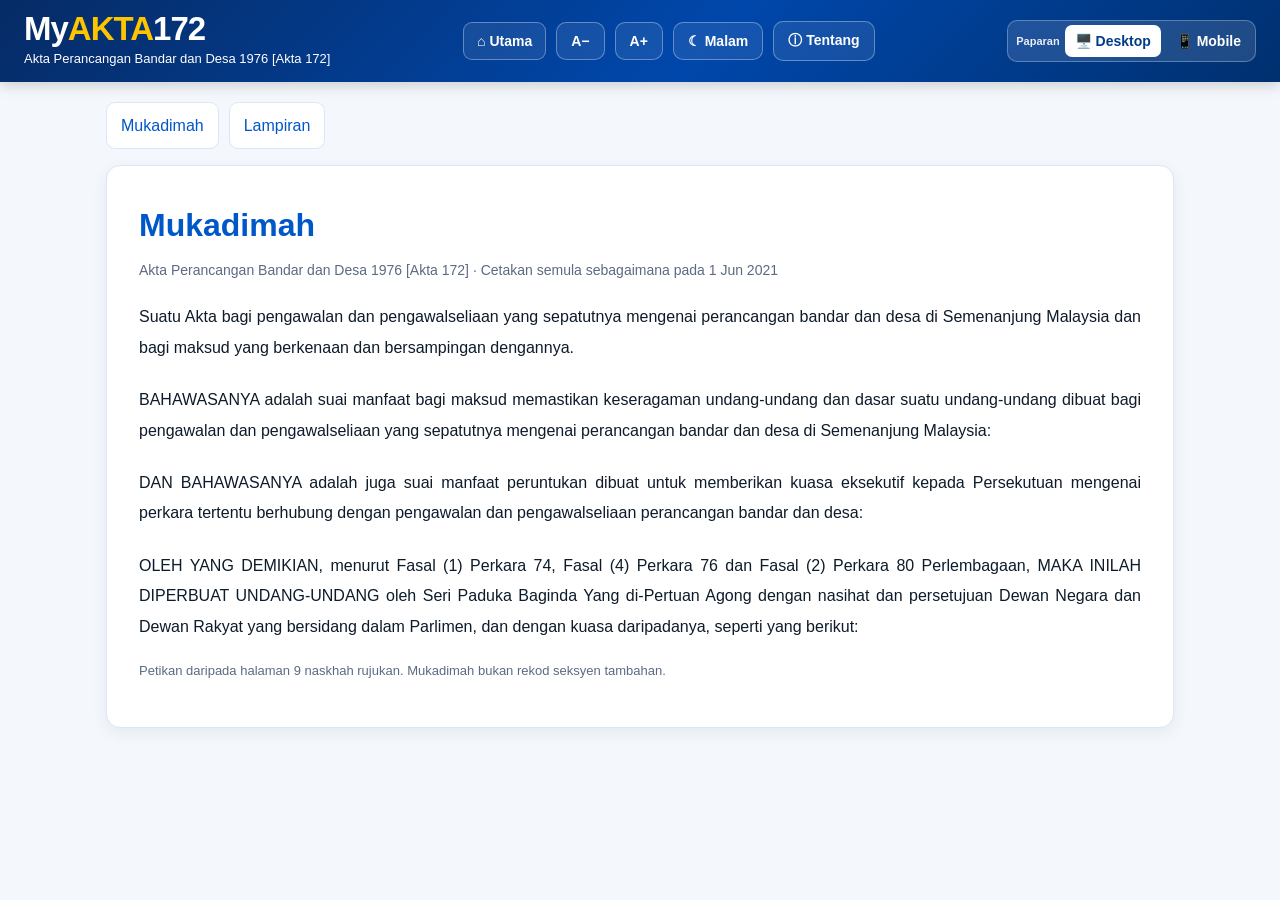
<file: mukadimah.html>
<!doctype html><html lang="ms"><head><meta charset="utf-8"><meta name="viewport" content="width=device-width,initial-scale=1"><title>Mukadimah — MyAKTA172</title><style>:root{color-scheme:light dark}*{box-sizing:border-box}body{margin:0;background:#f4f7fb;color:#112b4f;font-family:Arial,Helvetica,sans-serif;line-height:1.7}.top{min-height:82px;background:linear-gradient(135deg,#062b65,#0047ab 55%,#00306f);color:#fff;display:flex;align-items:center;padding:12px 24px;box-shadow:0 3px 14px rgba(0,0,0,.18)}.top .brand{display:flex;flex-direction:column;gap:3px}.top b{font-size:33px;line-height:1;font-weight:800;letter-spacing:-1px}.top b span{color:#ffc400}.top small{font-size:13px;color:#fff}.wrap{max-width:1100px;margin:auto;padding:20px 16px 48px}.controls{display:flex;gap:10px;flex-wrap:wrap;margin:0 0 16px}.controls a,.controls button{font:inherit;cursor:pointer;border:1px solid #a9c4e7;background:white;color:#003b88;border-radius:9px;padding:9px 14px;text-decoration:none}.paper{background:white;border:1px solid #dce6f4;border-radius:14px;padding:clamp(16px,3vw,32px);box-shadow:0 5px 16px #0a356111}h1{margin:0 0 6px;color:#003b88;font-size:clamp(22px,3vw,32px)}.meta{color:#52657b;font-size:14px;margin:0 0 20px}.prose{font:inherit;line-height:1.9;margin:0}.prose p{margin:0 0 22px;text-align:justify;text-justify:inter-word;white-space:normal;max-width:none;hyphens:auto}.prose p:last-child{margin-bottom:0}.page{margin-top:18px;padding:12px 0;border-top:1px solid #dce6f4}.page:first-child{border:0}.page h2{font-size:15px;margin:0 0 12px;color:#004b9d}.scroll{overflow-x:auto;-webkit-overflow-scrolling:touch}.tabletext{white-space:pre;font:13px/1.5 "Courier New",monospace;margin:0;min-width:max-content}.note{font-size:13px;color:#52657b;margin-top:18px}@media(prefers-color-scheme:dark){body{background:#0c182b;color:#e5efff}.paper{background:#12243e;border-color:#315174}h1,.page h2{color:#88bcff}.meta,.note{color:#bdd0e8}.controls a,.controls button{background:#183456;color:#e3f0ff;border-color:#456a9e}}@media print{.top,.controls{display:none}.wrap{max-width:none;padding:0}.paper{box-shadow:none;border:0}.page{break-inside:avoid}} .scroll-up-float{position:fixed;right:22px;bottom:24px;z-index:80;width:48px;height:48px;border-radius:50%;background:#0057c8;color:#fff;border:2px solid #fff;box-shadow:0 4px 14px rgba(0,31,87,.3);font-size:25px;font-weight:800;cursor:pointer;display:none;align-items:center;justify-content:center}.scroll-up-float.visible{display:flex}@media(max-width:600px){.top{padding:12px 16px}.top b{font-size:27px}.scroll-up-float{right:14px;bottom:18px}}@media print{.scroll-up-float{display:none!important}}:root{--bg:#f4f7fb;--card:#fff;--text:#0d1b2a;--muted:#5b6b82;--line:#dce6f4;--accent:#0057c8;--soft:#edf5ff}body{background:var(--bg);color:var(--text);font-family:Arial,Helvetica,sans-serif}.top{min-height:82px;background:linear-gradient(135deg,#062b65,#0047ab 55%,#00306f);color:#fff;display:flex;align-items:center;justify-content:space-between;gap:16px;padding:12px 24px;box-shadow:0 3px 14px rgba(0,0,0,.18)}.top-tools{display:flex;align-items:center;gap:10px;flex-wrap:wrap}.top-tools button{border:1px solid #ffffff55;background:#ffffff15;color:white;padding:10px 14px;border-radius:10px;font:700 14px Arial;cursor:pointer}.top-tools button:hover{background:#ffffff30}body.dark{--bg:#0c182b;--card:#12243e;--text:#e5efff;--muted:#bdd0e8;--line:#315174;--accent:#88bcff;--soft:#183456}.paper{background:var(--card);border-color:var(--line);color:var(--text)}.meta,.note{color:var(--muted)}h1,.page h2{color:var(--accent)}.controls a,.controls button{background:var(--card);color:var(--accent);border-color:var(--line)}.scroll-up-float{width:auto;min-width:112px;height:48px;border-radius:999px;padding:0 15px;gap:5px;background:#0864ce;color:white;font-size:19px;font-weight:800;border:2px solid white;box-shadow:0 5px 15px #123c7755;right:18px;bottom:18px}.scroll-up-float span{font:800 15px Arial}.supplement-lampiran .wrap{max-width:1450px}.supplement-lampiran .paper{padding:clamp(16px,2.5vw,30px)}.supplement-lampiran .page{break-inside:auto}.supplement-lampiran .scroll{overflow-x:auto;max-width:100%;border:1px solid var(--line);border-radius:10px}.lamp-table{width:100%;border-collapse:collapse;table-layout:fixed;font:inherit;font-size:15px;line-height:1.45}.lamp-table th,.lamp-table td{padding:10px 9px;border-bottom:1px solid var(--line);text-align:left;vertical-align:top;overflow-wrap:anywhere}.lamp-table th{background:var(--soft);color:var(--accent);font-weight:800}.lamp-table col:nth-child(1){width:13%}.lamp-table col:nth-child(2){width:26%}.lamp-table col:nth-child(3){width:22%}.lamp-table col:nth-child(4){width:18%}.lamp-table col:nth-child(5){width:21%}.lamp-table tr:nth-child(even) td{background:color-mix(in srgb,var(--soft) 38%,transparent)}.lamp-table tbody tr{break-inside:avoid}.lamp-table .continuation{font-style:italic;color:var(--muted)}.original-source{margin-top:8px;color:var(--muted);font-size:12px}.original-source pre{white-space:pre;font:13px/1.5 monospace;overflow:auto;color:var(--text)}@media(max-width:700px){.top{align-items:flex-start;flex-direction:column;padding:12px 16px}.top-tools{width:100%}.top-tools button{padding:9px 12px}.lamp-table{min-width:690px;font-size:13px}.supplement-lampiran .wrap{padding:12px}}@page{size:A4 landscape;margin:11mm}@media print{.top,.controls,.scroll-up-float,.original-source{display:none!important}.wrap{max-width:none!important;padding:0!important}.paper{box-shadow:none;border:0;padding:0!important;background:white!important;color:#000!important}.scroll{overflow:visible!important;border:0!important}.lamp-table{width:100%!important;font-size:10pt;min-width:0!important}.lamp-table th,.lamp-table td{padding:4px 5px;color:#000!important}.lamp-table th{background:#eaf0f8!important;print-color-adjust:exact}.page{break-before:page}.page:first-of-type{break-before:auto}.page h2{font-size:12pt;margin:0 0 6px}}.supp-home,.supp-mode button{border:1px solid #ffffff55;border-radius:9px;background:#ffffff15;color:#fff;padding:10px 13px;text-decoration:none;font:700 14px Arial;cursor:pointer}.supp-mode{display:flex;align-items:center;gap:6px;color:white;font:700 12px Arial}.supp-mode button.active{background:#fff;color:#003b88}.top{flex-wrap:wrap}body.supp-preview-mobile .wrap{max-width:430px!important}body.supp-preview-mobile .paper{padding:18px!important}body.supp-preview-mobile .lamp-table{min-width:680px}body.supp-preview-mobile .scroll{overflow-x:auto}@media(max-width:850px){.top-tools{flex-wrap:wrap}.supp-mode{margin-left:auto}}@media print{.supp-mode{display:none!important}body.supp-preview-mobile .wrap{max-width:none!important}}.supp-mode.mode-switch{display:flex;align-items:center;gap:5px;padding:4px;background:rgba(255,255,255,.12);border:1px solid rgba(255,255,255,.28);border-radius:10px;white-space:nowrap}.supp-mode.mode-switch span{font-size:11px;font-weight:800;opacity:.9;padding-left:4px}.supp-mode.mode-switch button{padding:8px 10px!important;border:0!important;background:transparent!important;color:#fff!important;border-radius:7px!important;font:700 14px Arial,Helvetica,sans-serif!important;line-height:1.2!important;min-height:auto!important}.supp-mode.mode-switch button.active{background:#fff!important;color:#003b88!important}</style><style id="digitalhubb-home-about">
#myaktaAboutDialog{border:1px solid #c9d9ed;border-radius:14px;padding:0;width:min(560px,calc(100vw - 32px));max-height:85vh;overflow:auto;background:#fff;color:#142b46;box-shadow:0 16px 48px #001d4280}
#myaktaAboutDialog::backdrop{background:#00152b9c}
#myaktaAboutDialog .about-content{padding:24px;line-height:1.6}
#myaktaAboutDialog h2{margin:0 0 8px;color:#0057b8}#myaktaAboutDialog h3{margin:18px 0 4px;color:#0754aa;font-size:16px}
#myaktaAboutDialog p{margin:0 0 8px}#myaktaAboutDialog .about-header{display:flex;justify-content:space-between;gap:12px;align-items:flex-start}
#myaktaAboutDialog button{border:1px solid #b9cbea;border-radius:8px;background:#fff;color:#064b9e;padding:8px 12px;cursor:pointer;font-weight:700}
#myaktaAboutDialog img{display:block;width:185px;height:58px;object-fit:contain;margin:12px 0;background:#fff;padding:4px;border-radius:7px}
</style></head><body><header class="top"><div class="brand"><b>My<span>AKTA</span>172</b><small>Akta Perancangan Bandar dan Desa 1976 [Akta 172]</small></div><div class="top-tools"><a class="supp-home" href="./index.html?view=home">⌂ Utama</a><button id="suppSmall" type="button">A−</button><button id="suppLarge" type="button">A+</button><button id="suppTheme" type="button">☾ Malam</button><button id="suppAbout" type="button">ⓘ Tentang</button></div><div class="supp-mode mode-switch" role="group" aria-label="Paparan"><span>Paparan</span><button type="button" id="suppDesktop">🖥️ Desktop</button><button type="button" id="suppMobile">📱 Mobile</button></div></header><main class="wrap"><nav class="controls" aria-label="Navigasi"><a href="./mukadimah.html">Mukadimah</a><a href="./lampiran.html">Lampiran</a></nav><article class="paper"><h1>Mukadimah</h1><p class="meta">Akta Perancangan Bandar dan Desa 1976 [Akta 172] · Cetakan semula sebagaimana pada 1 Jun 2021</p><div class="prose"><p>Suatu Akta bagi pengawalan dan pengawalseliaan yang sepatutnya mengenai perancangan bandar dan desa di Semenanjung Malaysia dan bagi maksud yang berkenaan dan bersampingan dengannya.</p><p>BAHAWASANYA adalah suai manfaat bagi maksud memastikan keseragaman undang-undang dan dasar suatu undang-undang dibuat bagi pengawalan dan pengawalseliaan yang sepatutnya mengenai perancangan bandar dan desa di Semenanjung Malaysia:</p><p>DAN BAHAWASANYA adalah juga suai manfaat peruntukan dibuat untuk memberikan kuasa eksekutif kepada Persekutuan mengenai perkara tertentu berhubung dengan pengawalan dan pengawalseliaan perancangan bandar dan desa:</p><p>OLEH YANG DEMIKIAN, menurut Fasal (1) Perkara 74, Fasal (4) Perkara 76 dan Fasal (2) Perkara 80 Perlembagaan, MAKA INILAH DIPERBUAT UNDANG-UNDANG oleh Seri Paduka Baginda Yang di-Pertuan Agong dengan nasihat dan persetujuan Dewan Negara dan Dewan Rakyat yang bersidang dalam Parlimen, dan dengan kuasa daripadanya, seperti yang berikut:</p></div><p class="note">Petikan daripada halaman 9 naskhah rujukan. Mukadimah bukan rekod seksyen tambahan.</p></article></main><button class="scroll-up-float" id="scrollUpFloat" type="button" aria-label="Kembali ke atas" title="Kembali ke atas">↑</button><script>(function(){const b=document.getElementById("scrollUpFloat");function update(){b.classList.toggle("visible",window.scrollY>240)}window.addEventListener("scroll",update,{passive:true});b.addEventListener("click",()=>window.scrollTo({top:0,behavior:"smooth"}));update()})()</script><script>(function(){const KEY='myakta172_theme_v1',b=document.body,theme=document.getElementById('suppTheme');function apply(mode){b.classList.toggle('dark',mode==='dark');theme.textContent=mode==='dark'?'☀ Siang':'☾ Malam'}apply(localStorage.getItem(KEY)||'light');theme.addEventListener('click',()=>{let next=b.classList.contains('dark')?'light':'dark';localStorage.setItem(KEY,next);apply(next)});let size=16;document.getElementById('suppSmall').addEventListener('click',()=>{size=Math.max(14,size-1);document.querySelector('.paper').style.fontSize=size+'px'});document.getElementById('suppLarge').addEventListener('click',()=>{size=Math.min(20,size+1);document.querySelector('.paper').style.fontSize=size+'px'});document.addEventListener('click',e=>{if(e.target.closest('#suppAbout'))document.getElementById('myaktaAboutDialog')?.showModal();if(e.target.closest('#myaktaAboutClose'))document.getElementById('myaktaAboutDialog')?.close();});const up=document.getElementById('scrollUpFloat');up.innerHTML='↑ <span>Ke Atas</span>';function toggle(){up.classList.toggle('visible',scrollY>240)}addEventListener('scroll',toggle,{passive:true});toggle();})();</script><script>(function(){const d=document.getElementById('suppDesktop'),m=document.getElementById('suppMobile');function set(mode){document.body.classList.toggle('supp-preview-mobile',mode==='mobile');d.classList.toggle('active',mode==='desktop');m.classList.toggle('active',mode==='mobile');d.setAttribute('aria-pressed',mode==='desktop');m.setAttribute('aria-pressed',mode==='mobile');localStorage.setItem('myakta172_display_mode_v2',mode)}d.addEventListener('click',()=>set('desktop'));m.addEventListener('click',()=>set('mobile'));set(localStorage.getItem('myakta172_display_mode_v2')|| (window.innerWidth<=700?'mobile':'desktop'))})();</script><dialog id="myaktaAboutDialog" aria-label="Tentang MyAKTA172"><div class="about-content">
<div class="about-header"><h2>Tentang MyAKTA172</h2><button type="button" id="myaktaAboutClose" aria-label="Tutup Tentang">✕ Tutup</button></div>
<p><strong>Akta Perancangan Bandar dan Desa 1976 [Akta 172]</strong></p>
<h3>Maklumat Aplikasi</h3><p>MyAKTA172 merupakan aplikasi digital bagi memudahkan pembacaan, pencarian, pembelajaran dan rujukan proses perancangan bandar berasaskan Akta 172.</p>
<h3>Identiti Pembangun</h3><img src="./01_DigitalHubb.my_Rasmi_Transparent_6500px.png" alt="DigitalHubb.my"><p>DigitalHubb.my ialah jenama inovasi digital untuk aplikasi rujukan, pembelajaran dan analisis.</p>
<h3>Maklumat Pemilik / Pembangun</h3><p>TPr. Gs. Rozaimi bin Majid</p>
<h3>Penafian</h3><p>MyAKTA172 ialah aplikasi rujukan dan pembelajaran. Ia bukan penerbitan rasmi kerajaan atau pengganti nasihat dan rujukan perundangan daripada pihak berkuasa berkaitan.</p>
</div></dialog></body></html>
</file>
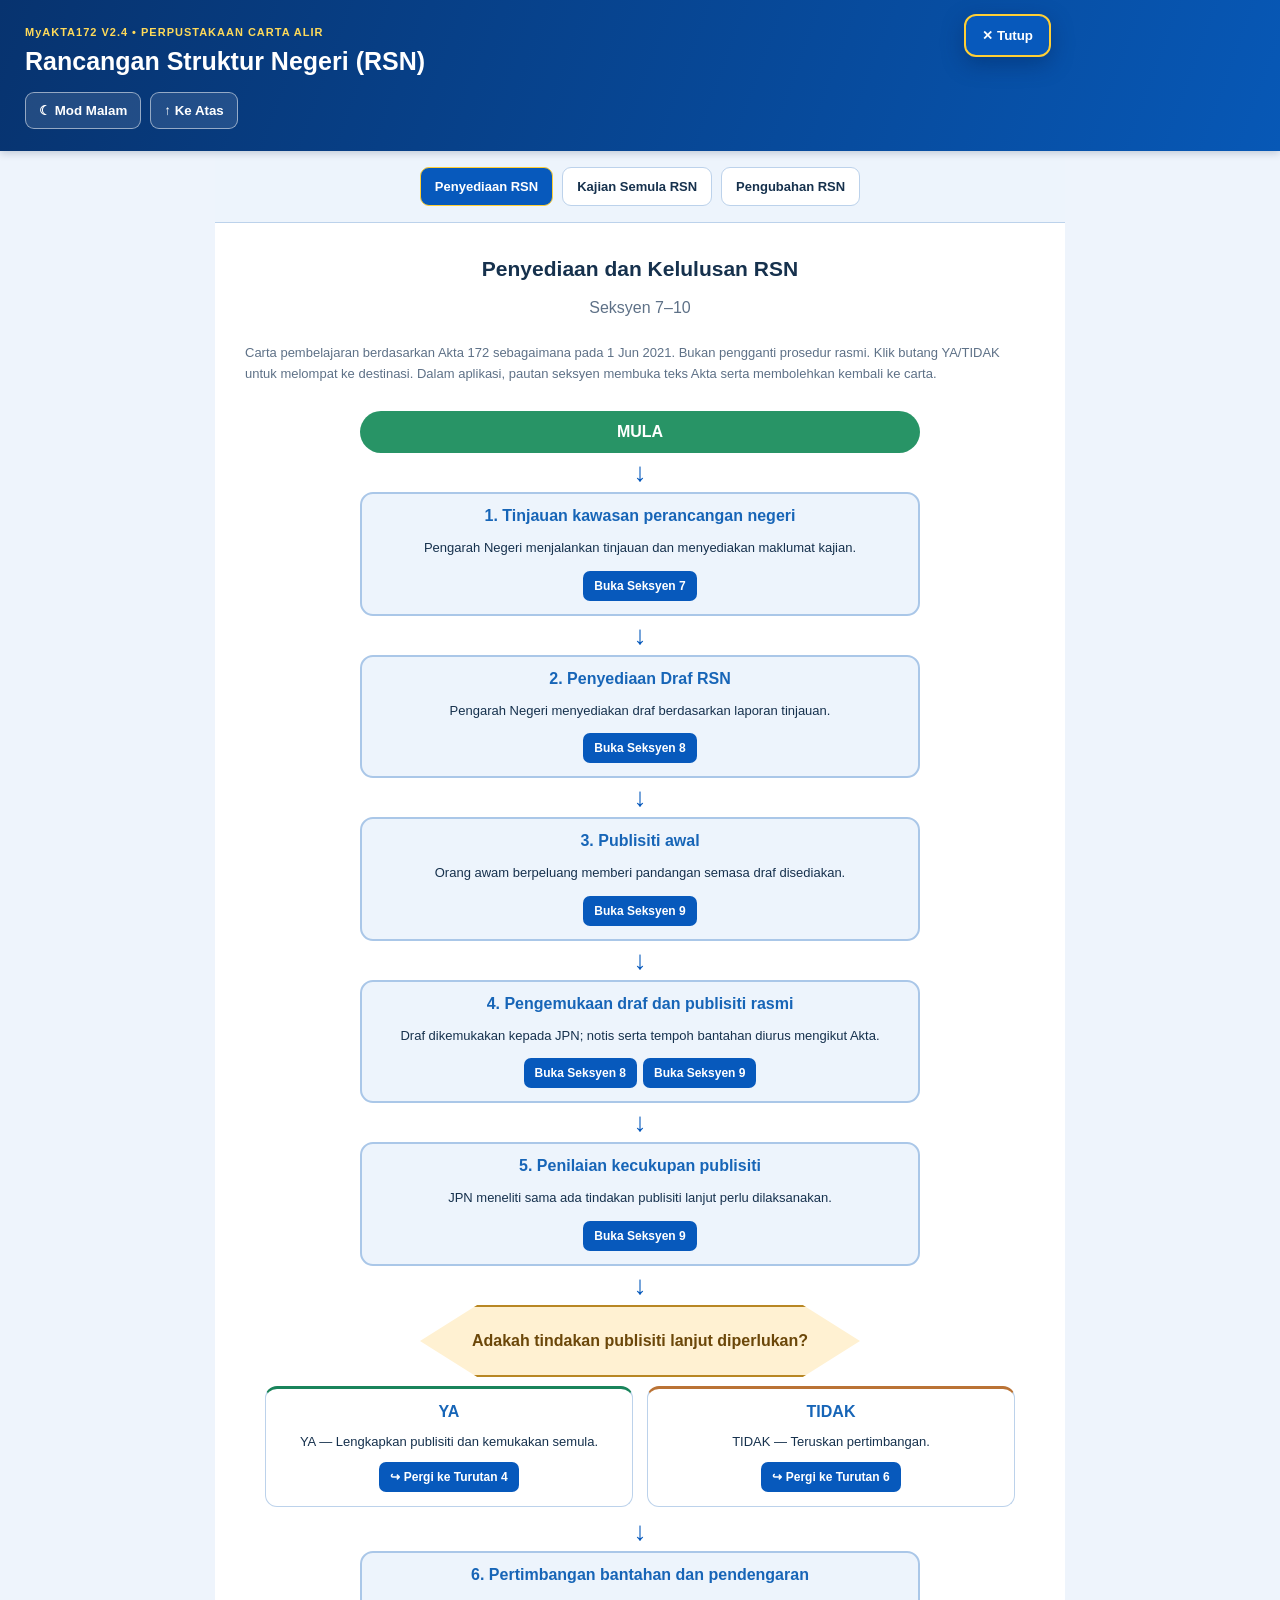
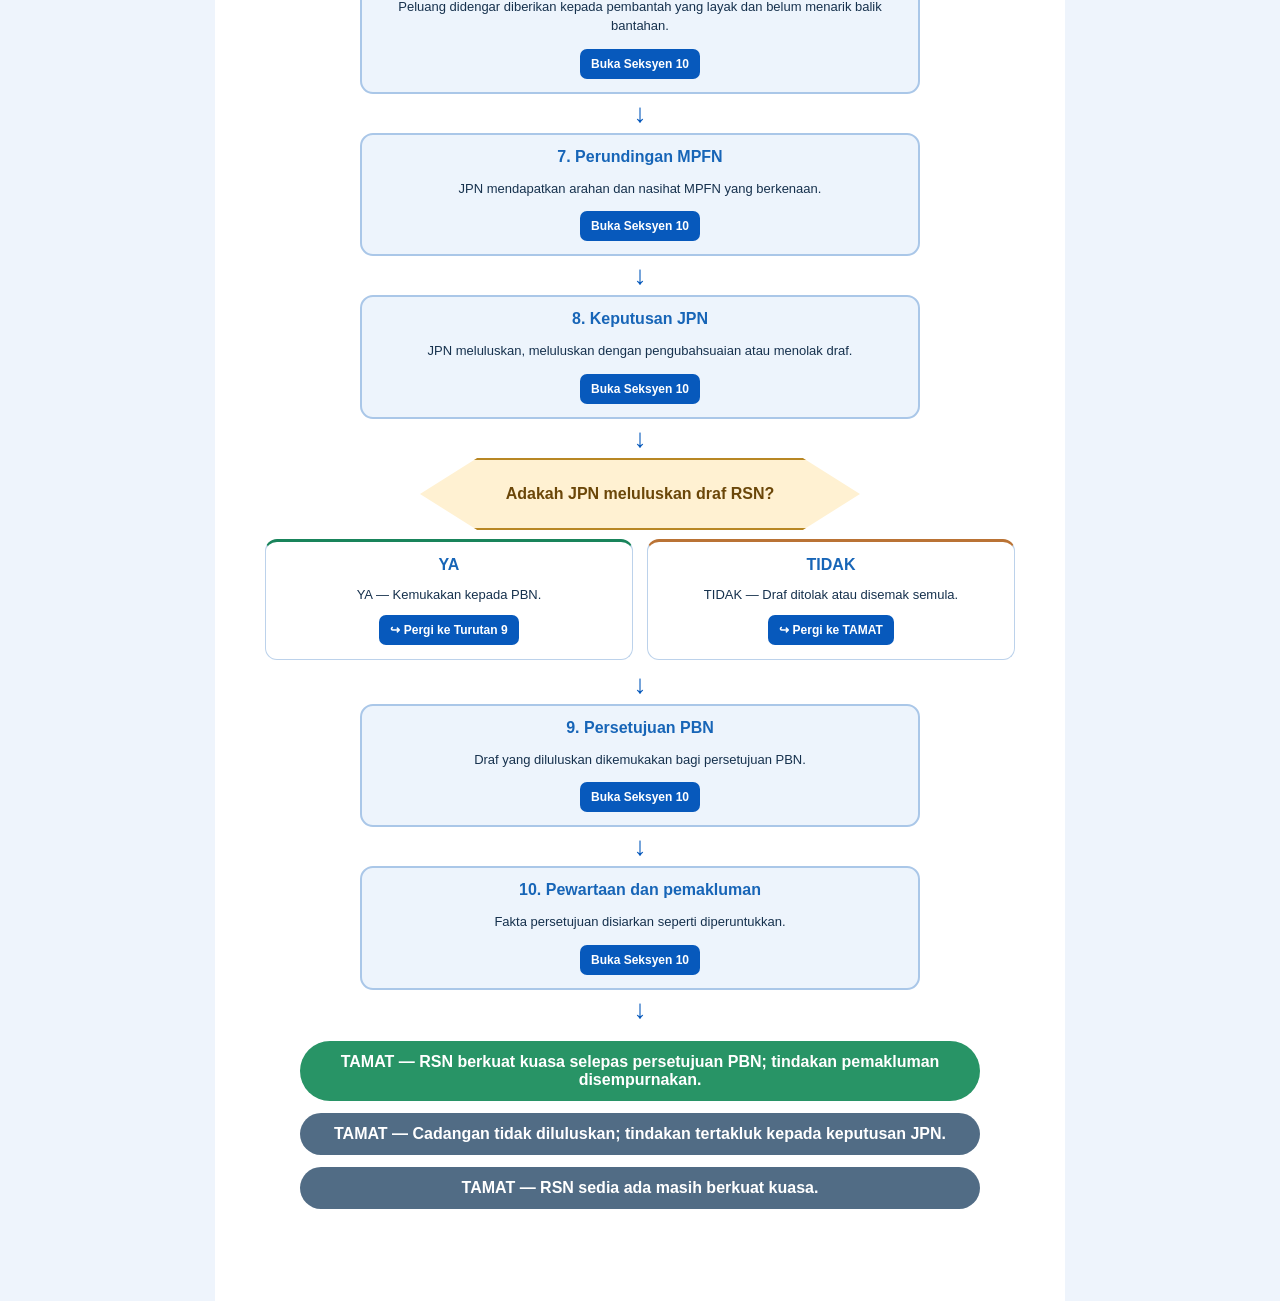
<file: rsn-v24.html>
<!doctype html><html lang="ms"><head><meta charset="utf-8"><meta name="viewport" content="width=device-width,initial-scale=1"><title>MyAKTA172 V2.4 — Carta RSN</title><style>
:root{--bg:#eef4fc;--panel:#fff;--fg:#16314d;--soft:#edf4fc;--muted:#5e7187;--line:#bcd2eb;--decision:#fff1d2;--decText:#6b4709}body.dark{--bg:#101c2b;--panel:#19283a;--fg:#edf5ff;--soft:#22374e;--muted:#b9c9de;--line:#536b82;--decision:#493a1e;--decText:#ffe6a4}*{box-sizing:border-box}body{font-family:Arial,sans-serif;background:var(--bg);color:var(--fg);margin:0}header{background:linear-gradient(115deg,#073266,#0b60bc);color:white;padding:17px 22px}header small{color:#ffd35d;font-weight:800}header h1{margin:7px 0}.bar,.tabs{display:flex;gap:9px;flex-wrap:wrap;margin-top:12px}button{cursor:pointer}button:focus-visible{outline:3px solid #ffc400;outline-offset:3px}.bar button,.tabs button{background:#105db2;color:#fff;border:1px solid #c6dfff;border-radius:9px;padding:10px 13px;font-weight:800}.tabs button{background:var(--panel);color:var(--fg);border-color:var(--line)}.tabs button.active{background:#075bb6;color:#fff}main{max-width:1010px;margin:20px auto;padding:0 14px 55px}.pane{background:var(--panel);padding:20px 14px;border:1px solid var(--line);border-radius:17px}.pane h2,.sub{text-align:center}.sub{color:var(--muted)}.note{background:var(--soft);border-left:4px solid #ffc400;border-radius:8px;padding:12px;font-size:12px;line-height:1.6}.chart{display:flex;flex-direction:column;align-items:center}.arrow{font-size:27px;color:#2177c5;margin:8px 0}.step,.end,.start{width:min(680px,100%);padding:14px;border-radius:14px;text-align:center}.step{background:var(--soft);border:2px solid #a2c2e7}.step h3{margin:0;color:#2677c4;font-size:16px}.step p{font-size:13px;line-height:1.5}.start,.end{background:#166b48;color:#fff;border-radius:99px;font-weight:800}.end.alt{background:#50697c;margin-top:10px}.diamond{clip-path:polygon(13% 0,87% 0,100% 50%,87% 100%,13% 100%,0 50%);padding:25px 37px;background:var(--decision);color:var(--decText);max-width:590px;width:95%;text-align:center;font-weight:800;border-top:2px solid #bf8a25;border-bottom:2px solid #bf8a25}.branches{display:grid;grid-template-columns:1fr 1fr;gap:12px;width:min(820px,100%);margin:11px 0}.branch{border:1px solid var(--line);border-top:4px solid #168c5b;border-radius:11px;padding:13px;text-align:center}.branch:last-child{border-top-color:#bd812d}.branch p{font-size:13px}.branch b{color:#368bdf}.jump{background:#095dae;color:white;border:0;border-radius:8px;padding:10px;font-weight:800}.refs{display:flex;flex-wrap:wrap;justify-content:center;gap:6px;margin-top:10px}.refs button{border:0;border-radius:7px;background:#095dae;color:white;font-weight:700;font-size:12px;padding:7px}.focus{outline:4px solid #ffc400;outline-offset:4px}.endgroup{width:min(680px,100%)}.endgroup .end{width:100%;margin:12px 0}@media(max-width:650px){.branches{grid-template-columns:1fr}.diamond{padding:24px 24px}header h1{font-size:21px}}
</style><style id="rsn-match-approved-km-v23">
/* Same visual language as the approved KM V2.3 modal: width, type, process, decision, branch, arrows and buttons. */
header{position:sticky;top:0;z-index:50;padding:22px 25px;background:linear-gradient(110deg,#07336f,#0758b6);box-shadow:0 2px 8px #001b3a33}
header small{font-size:11px;letter-spacing:1px;color:#ffda59}
header h1{font-size:25px;margin:7px 120px 0 0}
header #back{position:fixed;right:max(15px,calc((100vw - 850px)/2 + 14px));top:14px;z-index:70;background:#0759bc;border:2px solid #ffcf35;border-radius:12px;padding:12px 16px;box-shadow:0 7px 22px #001e4b59}
.bar{margin-top:16px}.bar #theme,.bar #up{background:#ffffff1c;border:1px solid #ffffff85}
main{max-width:850px;margin:0 auto;padding:0 0 35px;background:var(--panel);min-height:70vh}
.tabs{margin:0;padding:16px 20px;justify-content:center;background:var(--soft);border-bottom:1px solid var(--line)}
.tabs button{border-radius:9px;font-size:13px;padding:11px 14px}.tabs button.active{background:#0759bc;border-color:#ffcf35;color:white}
.pane{border:0;border-radius:0;box-shadow:none;padding:17px 12px}
.pane h2{font-size:21px}.note{background:transparent;border:0;color:var(--muted);font-size:13px;padding:10px 18px;margin:0 0 13px}
.chart{gap:0;padding:4px 16px 28px}.arrow{color:#0759bc;font-size:26px;margin:4px 0}
.step{width:min(560px,100%);border:2px solid #aac7e8;background:var(--soft);border-radius:13px;padding:13px 18px}
.step h3{color:#1765b7;font-size:16px}.step p{font-size:13px;line-height:1.5}
.start,.end{width:min(560px,100%);background:#289466;border-radius:999px;font-weight:800;padding:12px}
.end.alt{background:#516c85}
.diamond{width:min(440px,100%);max-width:440px;padding:25px 40px;background:var(--decision);color:var(--decText);border-top:2px solid #b88724;border-bottom:2px solid #b88724}
.branches{width:min(750px,100%);gap:14px;margin:9px 0 5px}
.branch{background:var(--panel);border:1px solid var(--line);border-radius:12px;padding:14px}
.branch:first-child{border-top:3px solid #19845b}.branch:last-child{border-top:3px solid #ba7335}
.branch b{color:#1765b7}.jump,.refs button{background:#0759bc;color:#fff;border-radius:7px;font-size:12px;padding:8px 11px}
body.dark .step{border-color:#34587d}body.dark .step h3{color:#95c5ff}body.dark .diamond{background:#3b3020;color:#ffe2a3}
@media(max-width:600px){header{padding:15px}header h1{font-size:20px;margin-right:95px}header #back{right:10px;top:9px;padding:9px 11px;font-size:12px}main{width:100%}.branches{grid-template-columns:1fr}.chart{padding:8px 10px 18px}.diamond{padding:23px 24px}.step{padding:12px 10px}.refs button{font-size:11px}}
</style></head><body><header><small>MyAKTA172 V2.4 • PERPUSTAKAAN CARTA ALIR</small><h1>Rancangan Struktur Negeri (RSN)</h1><div class="bar"><button id="back">✕ Tutup</button><button id="theme">☾ Mod Malam</button><button id="up">↑ Ke Atas</button></div></header><main><nav class="tabs" aria-label="Carta RSN"><button data-flow="prep">Penyediaan RSN</button><button data-flow="review">Kajian Semula RSN</button><button data-flow="amend">Pengubahan RSN</button></nav><section class="pane"><h2 id="title"></h2><p class="sub" id="sub"></p><p class="note">Carta pembelajaran berdasarkan Akta 172 sebagaimana pada 1 Jun 2021. Bukan pengganti prosedur rasmi. Klik butang YA/TIDAK untuk melompat ke destinasi. Dalam aplikasi, pautan seksyen membuka teks Akta serta membolehkan kembali ke carta.</p><div class="chart" id="chart"></div></section></main><script>
const F={
prep:{name:'Penyediaan dan Kelulusan RSN',sub:'Seksyen 7–10',rows:[
['Tinjauan kawasan perancangan negeri','Pengarah Negeri menjalankan tinjauan dan menyediakan maklumat kajian.',['7']],
['Penyediaan Draf RSN','Pengarah Negeri menyediakan draf berdasarkan laporan tinjauan.',['8']],
['Publisiti awal','Orang awam berpeluang memberi pandangan semasa draf disediakan.',['9']],
['Pengemukaan draf dan publisiti rasmi','Draf dikemukakan kepada JPN; notis serta tempoh bantahan diurus mengikut Akta.',['8','9']],
['Penilaian kecukupan publisiti','JPN meneliti sama ada tindakan publisiti lanjut perlu dilaksanakan.',['9']],
['Pertimbangan bantahan dan pendengaran','Peluang didengar diberikan kepada pembantah yang layak dan belum menarik balik bantahan.',['10']],
['Perundingan MPFN','JPN mendapatkan arahan dan nasihat MPFN yang berkenaan.',['10']],
['Keputusan JPN','JPN meluluskan, meluluskan dengan pengubahsuaian atau menolak draf.',['10']],
['Persetujuan PBN','Draf yang diluluskan dikemukakan bagi persetujuan PBN.',['10']],
['Pewartaan dan pemakluman','Fakta persetujuan disiarkan seperti diperuntukkan.',['10']]],
choices:{4:['Adakah tindakan publisiti lanjut diperlukan?',['YA — Lengkapkan publisiti dan kemukakan semula.',3],['TIDAK — Teruskan pertimbangan.',5]],7:['Adakah JPN meluluskan draf RSN?',['YA — Kemukakan kepada PBN.',8],['TIDAK — Draf ditolak atau disemak semula.','reject']]},
end:'TAMAT — RSN berkuat kuasa selepas persetujuan PBN; tindakan pemakluman disempurnakan.'},
review:{name:'Kajian Semula RSN',sub:'Seksyen 11 dan 11A',rows:[
['RSN sedia ada','Kenal pasti rancangan yang berkuat kuasa.',['11']],
['Keperluan kajian semula','Tentukan kajian semula berkala lima tahun atau arahan/keputusan yang dibenarkan.',['11']],
['Tinjauan dan laporan kajian semula','Laksanakan kajian dan laporan berdasarkan Seksyen 7 yang terpakai.',['7','11A']],
['Pengemukaan cadangan','Kemukakan laporan dan cadangan kepada JPN.',['11A']],
['Publisiti, bantahan dan pendengaran','Peruntukan Seksyen 9 dan 10 terpakai dengan ubah suaian yang perlu.',['9','10','11A']],
['Pertimbangan JPN dan MPFN','Laksanakan pertimbangan dan keputusan yang berkaitan.',['10','11A']],
['Persetujuan PBN','Kemukakan cadangan diluluskan untuk persetujuan PBN.',['10','11A']],
['Pewartaan dan pemakluman','Sempurnakan tindakan penyiaran yang berkenaan.',['10','11A']]],
choices:{1:['Adakah kajian semula diputuskan atau diarahkan?',['YA — Mulakan kajian semula.',2],['TIDAK — RSN sedia ada diteruskan.','defer']],5:['Adakah hasil kajian semula diluluskan?',['YA — Mohon persetujuan PBN.',6],['TIDAK — Ikut keputusan JPN.','reject']]},end:'TAMAT — Hasil kajian semula berkuat kuasa selepas persetujuan PBN.'},
amend:{name:'Pengubahan RSN',sub:'Seksyen 11 dan 11B',rows:[
['Keperluan atau arahan pengubahan','Kenal pasti cadangan pengubahan yang dibenarkan.',['11','11B']],
['Penyediaan cadangan pengubahan','Sediakan draf pengubahan berdasarkan arahan yang berkenaan.',['11B']],
['Pengemukaan draf yang diubah','Kemukakan cadangan kepada JPN.',['11B']],
['Notis akhbar dan pemeriksaan awam','Publisiti dan tempoh bantahan dijalankan seperti diperuntukkan.',['11B']],
['Pendengaran bantahan','Bantahan dipertimbangkan mengikut tatacara Seksyen 11B.',['11B']],
['Pertimbangan keputusan JPN','JPN meluluskan dengan atau tanpa pindaan, atau menolak.',['11B']],
['Persetujuan PBN','Pengubahan yang diluluskan dikemukakan untuk persetujuan PBN.',['11B']],
['Pewartaan','Fakta persetujuan PBN disiarkan dalam Warta Negeri.',['11B']]],
choices:{0:['Adakah pengubahan diputuskan?',['YA — Sediakan cadangan.',1],['TIDAK — RSN sedia ada diteruskan.','defer']],5:['Adakah pengubahan diluluskan JPN?',['YA — Dapatkan persetujuan PBN.',6],['TIDAK — Pengubahan ditolak.','reject']]},end:'TAMAT — Pengubahan RSN berkuat kuasa selepas persetujuan PBN.'}
};
const chart=document.getElementById('chart'),map={};const el=(t,c,x)=>{const z=document.createElement(t);z.className=c||'';if(x!==undefined)z.textContent=x;return z};const arrow=()=>el('div','arrow','↓');
function jump(v){const x=map[v];if(!x)return;x.scrollIntoView({behavior:matchMedia('(prefers-reduced-motion:reduce)').matches?'auto':'smooth',block:'center'});x.classList.add('focus');x.focus({preventScroll:true});setTimeout(()=>x.classList.remove('focus'),1500)}
function showAct(n){if(window.parent!==window){window.parent.postMessage({source:'myakta172-rsn-v24',action:'open-section',section:n},location.origin)}else{window.open('https://planmalaysia.gov.my/planmalaysia/resources/dokumen/Akta_172/Act_172_Bersih_As_at_1st_June_2021.pdf','_blank','noopener')}}
function draw(key){const v=F[key];chart.replaceChildren();Object.keys(map).forEach(k=>delete map[k]);document.getElementById('title').textContent=v.name;document.getElementById('sub').textContent=v.sub;chart.append(el('div','start','MULA'),arrow());v.rows.forEach((r,i)=>{const step=el('div','step');step.tabIndex=-1;step.append(el('h3','',(i+1)+'. '+r[0]),el('p','',r[1]));const refs=el('div','refs');r[2].forEach(n=>{const b=el('button','', 'Buka Seksyen '+n);b.onclick=()=>showAct(n);refs.append(b)});step.append(refs);map[i]=step;chart.append(step);
const d=v.choices[i];if(d){chart.append(arrow(),el('div','diamond',d[0]));const br=el('div','branches');for(let j=1;j<=2;j++){const t=d[j],box=el('div','branch');box.append(el('b','',j===1?'YA':'TIDAK'),el('p','',t[0]));const b=el('button','jump',typeof t[1]==='number'?'↪ Pergi ke Turutan '+(t[1]+1):'↪ Pergi ke TAMAT');b.onclick=()=>jump(t[1]);box.append(b);br.append(box)}chart.append(br)}if(i<v.rows.length-1)chart.append(arrow())});
chart.append(arrow());const ends=el('div','endgroup');for(const [k,label] of [['complete',v.end],['reject','TAMAT — Cadangan tidak diluluskan; tindakan tertakluk kepada keputusan JPN.'],['defer','TAMAT — RSN sedia ada masih berkuat kuasa.']]){const e=el('div','end'+(k==='complete'?'':' alt'),label);e.tabIndex=-1;map[k]=e;ends.append(e)}chart.append(ends);document.querySelectorAll('[data-flow]').forEach(x=>x.classList.toggle('active',x.dataset.flow===key))}
document.querySelectorAll('[data-flow]').forEach(b=>b.onclick=()=>draw(b.dataset.flow));document.getElementById('theme').onclick=()=>{document.body.classList.toggle('dark');document.getElementById('theme').textContent=document.body.classList.contains('dark')?'☀ Mod Siang':'☾ Mod Malam'};document.getElementById('up').onclick=()=>window.scrollTo({top:0,behavior:'smooth'});document.getElementById('back').onclick=()=>{if(parent!==window)parent.postMessage({source:'myakta172-rsn-v24',action:'close'},location.origin);else history.back()};draw('prep');
</script></body></html>
</file>
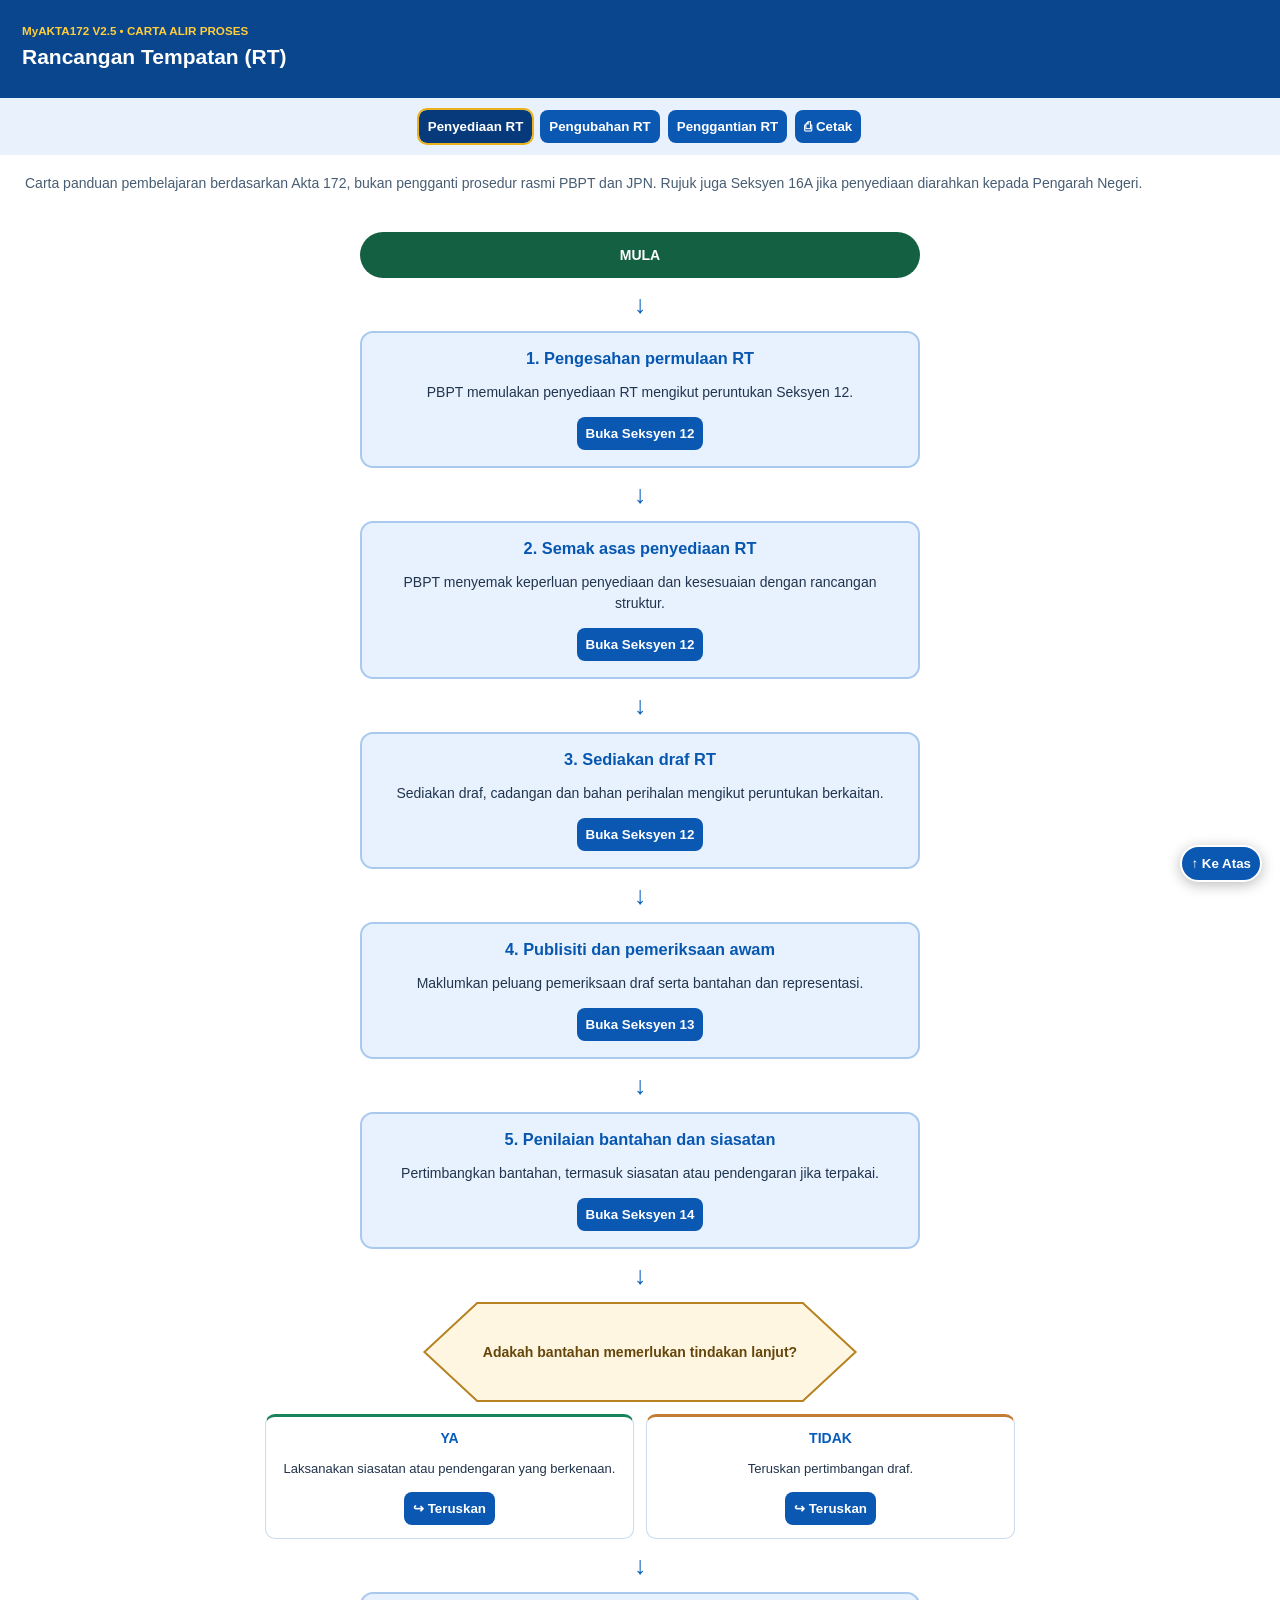
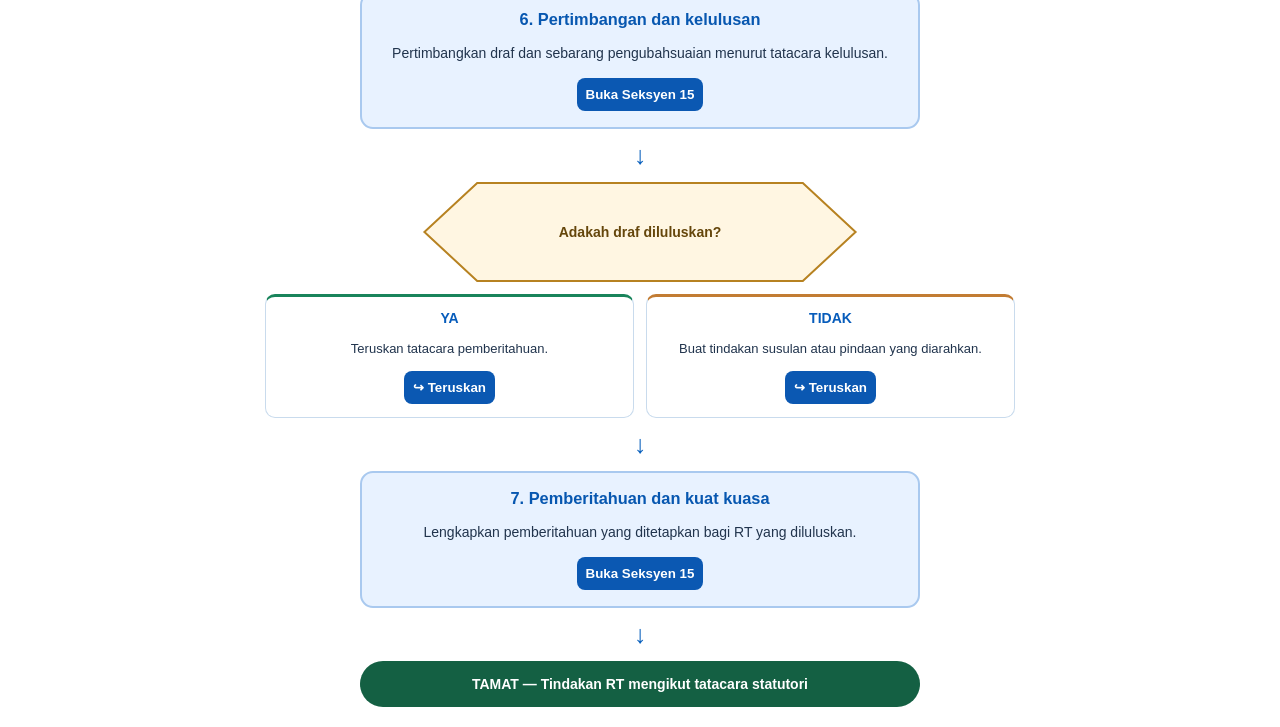
<file: rt-v25.html>
<!doctype html><html lang="ms"><head><meta charset="utf-8"><meta name="viewport" content="width=device-width,initial-scale=1"><title>RT V2.5 MyAKTA172</title><style>*{box-sizing:border-box}body{font:14px Arial;margin:0;background:#fff;color:#21344d}header{padding:22px;background:#09468d;color:#fff}header small{color:#ffce39;font-weight:800}h2{margin:7px 0}nav{position:sticky;top:0;z-index:3;background:#e9f2fc;display:flex;flex-wrap:wrap;gap:8px;padding:12px;justify-content:center}button{cursor:pointer;border:0;border-radius:8px;background:#0b58b2;color:#fff;padding:9px;font-weight:700}button[aria-selected=true]{outline:2px solid #ecb21e;background:#073a7b}main{display:flex;flex-direction:column;align-items:center;padding:20px;gap:12px}.step{width:min(560px,100%);text-align:center;padding:16px;background:#e8f2ff;border:2px solid #a9c9ef;border-radius:13px}.step h3{margin:0 0 8px;color:#0757b0}.step p{line-height:1.5}.refs{display:flex;gap:6px;justify-content:center;flex-wrap:wrap}.arrow{font-size:25px;color:#0b61bd}.pill{border-radius:35px;background:#146043;color:white;padding:15px;width:min(560px,100%);text-align:center;font-weight:800}.diamond{position:relative;display:flex;align-items:center;justify-content:center;min-height:100px;width:min(440px,100%);padding:22px 45px;color:#65460b;font-weight:800;text-align:center}.diamond svg{position:absolute;inset:0;width:100%;height:100%;z-index:0}.diamond polygon{fill:#fff6e2;stroke:#b78221;stroke-width:2;vector-effect:non-scaling-stroke}.diamond span{position:relative;z-index:1}.branches{display:grid;grid-template-columns:1fr 1fr;gap:12px;width:min(750px,100%)}.branch{padding:13px;border:1px solid #c9dbed;border-top:3px solid #19845b;border-radius:10px;text-align:center}.branch:last-child{border-top-color:#c27c33}.branch b{color:#075cbb}.branch p{font-size:13px;line-height:1.5}.intro{margin:18px 25px;color:#475d73;line-height:1.5}.up{position:fixed;bottom:18px;right:18px;border:2px solid white;box-shadow:0 3px 14px #0004;border-radius:30px}@media(max-width:570px){.branches{grid-template-columns:1fr}header{padding:15px}h2{font-size:20px}nav button{font-size:12px}}@media print{nav,.up{display:none}.step,.branches,.diamond{break-inside:avoid}}</style></head><body><header><small>MyAKTA172 V2.5 • CARTA ALIR PROSES</small><h2>Rancangan Tempatan (RT)</h2></header><nav><button data-mode="sedia">Penyediaan RT</button><button data-mode="ubah">Pengubahan RT</button><button data-mode="ganti">Penggantian RT</button><button onclick="print()">⎙ Cetak</button></nav><p class="intro">Carta panduan pembelajaran berdasarkan Akta 172, bukan pengganti prosedur rasmi PBPT dan JPN. Rujuk juga Seksyen 16A jika penyediaan diarahkan kepada Pengarah Negeri.</p><main id="chart"></main><button class="up" onclick="scrollTo({top:0,behavior:'smooth'})">↑ Ke Atas</button><script>const stages=[["Semak asas penyediaan RT","PBPT menyemak keperluan penyediaan dan kesesuaian dengan rancangan struktur.",["12"]],["Sediakan draf RT","Sediakan draf, cadangan dan bahan perihalan mengikut peruntukan berkaitan.",["12"]],["Publisiti dan pemeriksaan awam","Maklumkan peluang pemeriksaan draf serta bantahan dan representasi.",["13"]],["Penilaian bantahan dan siasatan","Pertimbangkan bantahan, termasuk siasatan atau pendengaran jika terpakai.",["14"],"Adakah bantahan memerlukan tindakan lanjut?","Laksanakan siasatan atau pendengaran yang berkenaan.","Teruskan pertimbangan draf."],["Pertimbangan dan kelulusan","Pertimbangkan draf dan sebarang pengubahsuaian menurut tatacara kelulusan.",["15"],"Adakah draf diluluskan?","Teruskan tatacara pemberitahuan.","Buat tindakan susulan atau pindaan yang diarahkan."],["Pemberitahuan dan kuat kuasa","Lengkapkan pemberitahuan yang ditetapkan bagi RT yang diluluskan.",["15"]]],opening={"sedia":[["Pengesahan permulaan RT","PBPT memulakan penyediaan RT mengikut peruntukan Seksyen 12.",["12"]]],"ubah":[["Cadangan pengubahan RT","Cadangan PBPT atau arahan Jawatankuasa mengikut Seksyen 16.",["16"],"Adakah pengubahan diperlukan?","Teruskan penyediaan cadangan.","Kekalkan RT semasa dan kaji semula."],["Tatacara pengubahan","Pakai subseksyen 12(8), 12(9) dan Seksyen 13–15 sebagaimana terpakai.",["12","13","14","15","16"]]],"ganti":[["Cadangan penggantian RT","Cadangan PBPT atau arahan Jawatankuasa mengikut Seksyen 16.",["16"],"Adakah penggantian diperlukan?","Teruskan penyediaan cadangan.","Kekalkan RT semasa dan kaji semula."],["Tatacara penggantian","Pakai subseksyen 12(8), 12(9) dan Seksyen 13–15 sebagaimana terpakai.",["12","13","14","15","16"]]]};const chart=document.getElementById('chart');function el(tag,cls,text){let x=document.createElement(tag);x.className=cls;x.textContent=text||'';return x}function arrow(){chart.append(el('div','arrow','↓'))}function render(key){document.querySelectorAll('[data-mode]').forEach(b=>b.setAttribute('aria-selected',b.dataset.mode===key));chart.replaceChildren(el('div','pill','MULA'));let steps=[...opening[key],...stages];steps.forEach((a,i)=>{arrow();let box=el('section','step');box.id='rt-stage-'+i;box.append(el('h3','',(i+1)+'. '+a[0]),el('p','',a[1]));let refs=el('div','refs');a[2].forEach(n=>{let b=el('button','','Buka Seksyen '+n);b.onclick=()=>parent.postMessage({myaktaRTSection:n},'*');refs.append(b)});box.append(refs);chart.append(box);if(a[3]){arrow();let d=el('div','diamond'),svg=document.createElementNS('http://www.w3.org/2000/svg','svg'),poly=document.createElementNS('http://www.w3.org/2000/svg','polygon');svg.setAttribute('viewBox','0 0 100 100');svg.setAttribute('preserveAspectRatio','none');poly.setAttribute('points','13,1 87,1 99,50 87,99 13,99 1,50');svg.append(poly);d.append(svg,el('span','',a[3]));chart.append(d);let branches=el('div','branches');[a[4],a[5]].forEach((t,j)=>{let cell=el('div','branch');cell.append(el('b','',j?'TIDAK':'YA'),el('p','',t));let b=el('button','', '↪ Teruskan');b.onclick=()=>document.getElementById('rt-stage-'+(i+1))?.scrollIntoView({behavior:'smooth',block:'center'});cell.append(b);branches.append(cell)});chart.append(branches)}});arrow();chart.append(el('div','pill','TAMAT — Tindakan RT mengikut tatacara statutori'));window.scrollTo(0,0)}document.querySelectorAll('[data-mode]').forEach(b=>b.onclick=()=>render(b.dataset.mode));render('sedia');</script></body></html>
</file>
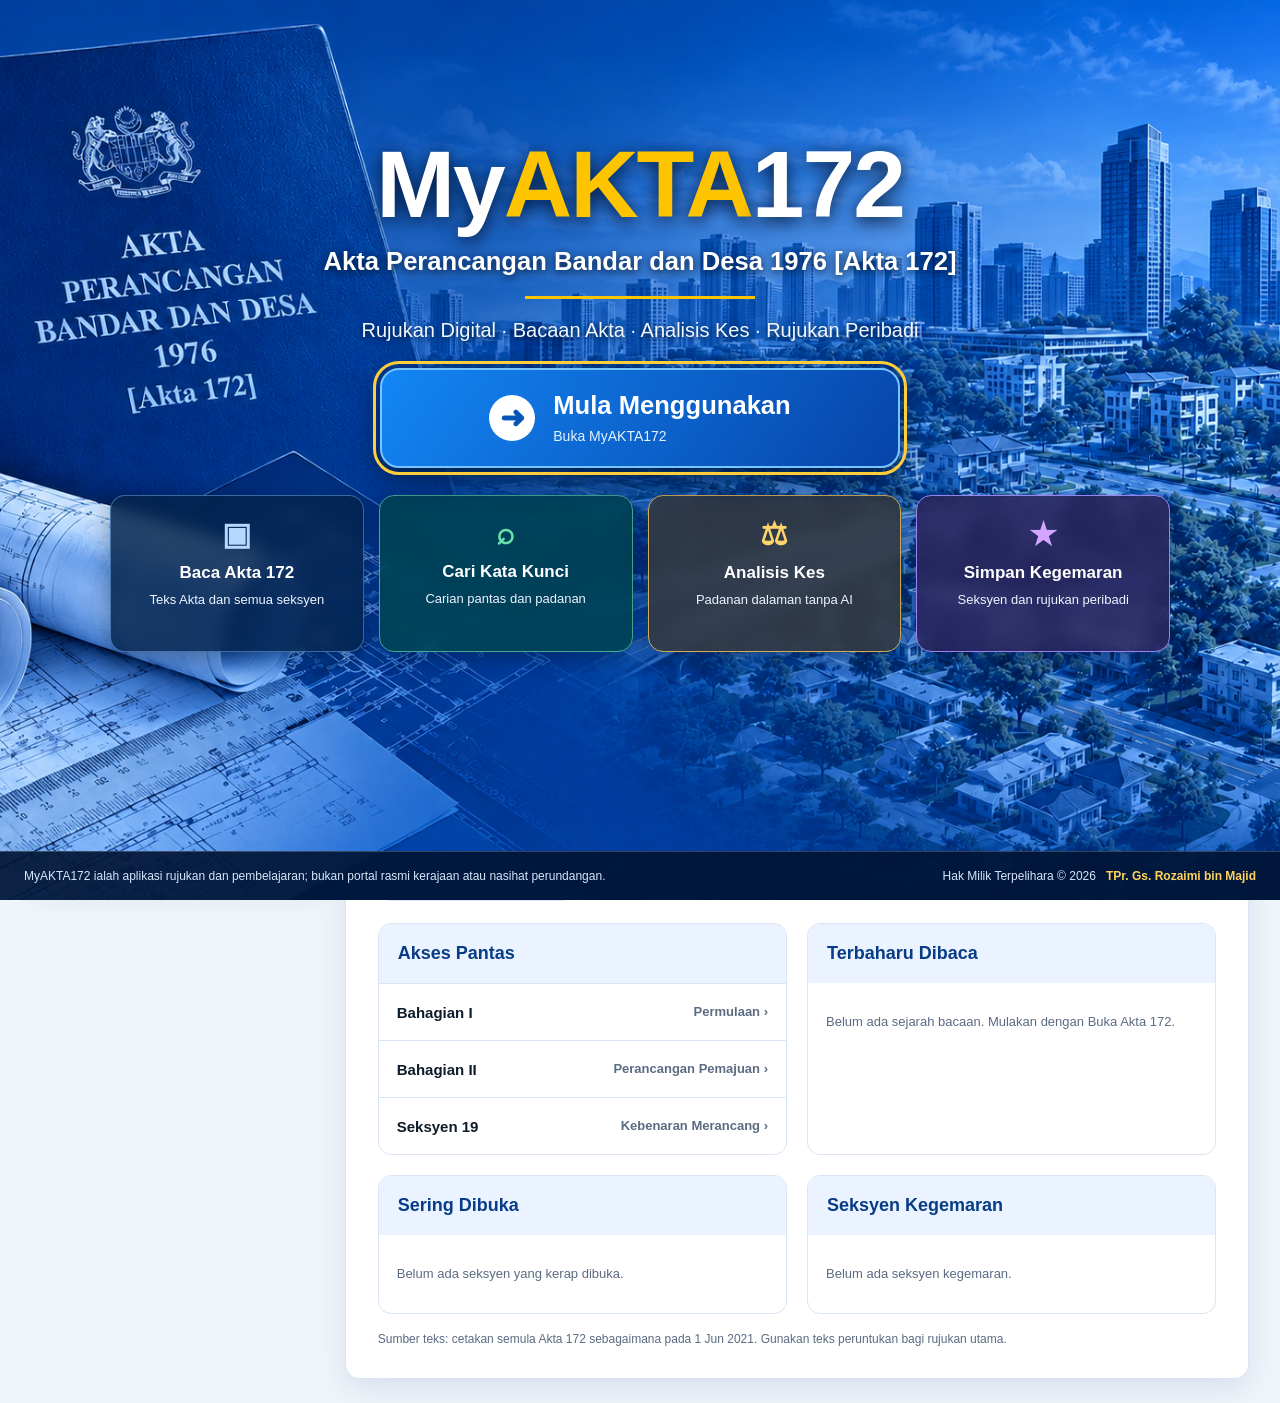
<file: UJIAN_MyAKTA172_V2.3.html>
<!doctype html>
<html lang="ms">
<head>
<meta charset="utf-8">
<meta name="viewport" content="width=device-width, initial-scale=1, minimum-scale=1, maximum-scale=5, user-scalable=yes">
<title>MyAKTA172</title>
<style>
:root{--blue:#003b88;--blue2:#0057c8;--blue3:#0b63d1;--gold:#ffc400;--bg:#f4f7fb;--card:#ffffff;--line:#dce6f4;--text:#0d1b2a;--muted:#5b6b82;--soft:#edf5ff;--shadow:0 8px 28px rgba(16,44,84,.12)}
*{box-sizing:border-box}body{margin:0;font-family:Arial,Helvetica,sans-serif;background:var(--bg);color:var(--text)}
.top{height:82px;background:linear-gradient(135deg,#062b65,#0047ab 55%,#00306f);color:#fff;display:flex;align-items:center;gap:18px;padding:12px 24px;position:sticky;top:0;z-index:50;box-shadow:0 3px 14px rgba(0,0,0,.18)}
.brand{display:flex;align-items:center;gap:12px;min-width:270px}.brand h1{margin:0;font-size:33px;line-height:1;font-weight:800;letter-spacing:-1px}.brand h1 span{color:var(--gold)}.brand p{margin:4px 0 0;font-size:13px;opacity:.95}
.searchbar{flex:1;max-width:620px;position:relative;margin:auto}.searchbar input{width:100%;height:52px;border-radius:10px;border:0;padding:0 52px 0 48px;font-size:16px;box-shadow:0 4px 14px rgba(0,0,0,.22)}.searchbar .mag{position:absolute;left:16px;top:13px;font-size:24px;color:#0b2a55}.searchbar .kbd{position:absolute;right:12px;top:13px;background:#f1f5f9;color:#64748b;border:1px solid #dbe3ee;border-radius:7px;padding:5px 8px;font-size:13px}
.tools{display:flex;gap:10px}.tools button,.action button{border:1px solid rgba(255,255,255,.35);background:rgba(255,255,255,.08);color:#fff;border-radius:10px;padding:12px 16px;font-weight:700;cursor:pointer}
.app{display:grid;grid-template-columns:365px 1fr;gap:16px;padding:16px;min-height:calc(100vh - 82px)}
.sidebar{background:#fff;border:1px solid var(--line);border-radius:14px;box-shadow:var(--shadow);height:calc(100vh - 114px);position:sticky;top:98px;display:flex;flex-direction:column;overflow:hidden}.side-title{padding:18px 20px;font-weight:800;color:var(--blue);font-size:18px;border-bottom:1px solid var(--line)}.nav{overflow:auto;padding:8px 10px 70px}.part{border-bottom:1px solid var(--line)}.part-head{display:flex;justify-content:space-between;align-items:center;gap:8px;padding:12px 12px;border-radius:8px;cursor:pointer;font-weight:700;color:#0d1b2a}.part-head.active{background:var(--blue2);color:#fff}.part-head small{font-weight:500;color:inherit;opacity:.82}.sections{display:none;padding:4px 0 10px 28px}.sections.open{display:block}.sec-link{display:block;border:0;background:transparent;width:100%;text-align:left;padding:9px 10px;border-radius:8px;font-size:16px;cursor:pointer;color:#0d1b2a}.sec-link:hover,.sec-link.active{background:#e9f2ff;color:var(--blue2);font-weight:700}
.side-foot{position:absolute;bottom:0;left:0;right:0;background:#fff;border-top:1px solid var(--line);padding:12px}.side-foot button{width:100%;height:42px;border:1px solid #b8cff0;border-radius:8px;background:#f7fbff;color:var(--blue);font-weight:700}
.main{background:#fff;border:1px solid var(--line);border-radius:14px;box-shadow:var(--shadow);overflow:hidden}.crumb{display:flex;align-items:center;justify-content:space-between;gap:12px;border-bottom:1px solid var(--line);padding:12px 18px;color:#475569}.crumb b{color:var(--blue)}.action{display:flex;gap:10px}.action button{background:#fff;color:#0d1b2a;border:1px solid var(--line);padding:10px 16px}
.content{padding:24px 28px 0}.section-head{display:flex;align-items:flex-start;justify-content:space-between;gap:16px;border-bottom:3px solid var(--blue2);padding-bottom:18px;margin-bottom:22px}.section-head h2{font-size:38px;color:var(--blue2);margin:0 0 8px;font-weight:900;letter-spacing:-.5px}.section-head h3{font-size:23px;margin:0;color:#111}.nextprev-top{display:flex;gap:14px}.navbtn{border:1px solid #8eb4e8;background:#fff;color:var(--blue2);border-radius:9px;padding:13px 25px;font-weight:800;cursor:pointer;min-width:160px}.navbtn.primary{background:var(--blue2);color:#fff}.navbtn:disabled{opacity:.45;cursor:not-allowed}
.block-title{display:flex;align-items:center;gap:10px;font-size:18px;font-weight:900;color:var(--blue2);margin:20px 0 12px;text-transform:uppercase;letter-spacing:.3px}.lawbox{background:linear-gradient(180deg,#fbfdff,#f7fbff);border:1px solid #c9d9f1;border-radius:9px;padding:20px 28px;font-family:Georgia,'Times New Roman',serif;font-size:19px;line-height:1.72;white-space:normal;color:#111;max-height:none;text-align:justify}.lawbox p{margin:0 0 14px}.lawbox p:last-child{margin-bottom:0}.lawbox .indent{padding-left:34px}.lawbox .subindent{padding-left:68px}.explain{border:1px solid #c9d9f1;background:#f8fbff;border-radius:9px;padding:18px 22px;font-size:17px;line-height:1.6;display:flex;gap:15px;align-items:flex-start}.bulb{font-size:32px;color:var(--blue2);background:#e9f2ff;border:1px solid #bcd3f4;border-radius:50%;width:58px;height:58px;display:grid;place-items:center;flex:0 0 58px}
.bottom-nav{display:flex;align-items:center;justify-content:space-between;gap:16px;border-top:1px solid var(--line);margin-top:28px;padding:14px 0 18px}select{height:45px;border:1px solid var(--line);border-radius:8px;padding:0 14px;font-size:15px;background:#fff;min-width:260px}
.source{background:#fff8df;border:1px solid #f2d36b;color:#554100;border-radius:8px;margin:0 28px 14px;padding:10px 14px;font-size:14px}.footer{background:#062b65;color:#fff;padding:10px 22px;font-size:13px;display:flex;justify-content:space-between}
.results{display:none;position:absolute;left:0;right:0;top:58px;background:#fff;color:#111;border:1px solid var(--line);border-radius:10px;box-shadow:var(--shadow);max-height:380px;overflow:auto;z-index:99}.result{padding:12px 16px;border-bottom:1px solid var(--line);cursor:pointer}.result:hover{background:#eef6ff}.result b{color:var(--blue2)}.empty{padding:16px;color:#64748b}
body.large .lawbox{font-size:22px}body.large .explain{font-size:19px}body.dark{--bg:#07111f;--card:#101927;--line:#243349;--text:#eaf2ff;--muted:#afbdd1;--soft:#13233a;background:#07111f;color:#eaf2ff}body.dark .sidebar,body.dark .main,body.dark .side-foot,body.dark .action button,body.dark select{background:#101927;color:#eaf2ff}body.dark .lawbox{background:#0d1726;color:#fff;border-color:#2b4364}body.dark .explain{background:#0d1726;color:#fff;border-color:#2b4364}body.dark .result{background:#101927;color:#eaf2ff}
@media(max-width:900px){.top{height:auto;flex-wrap:wrap;padding:12px}.brand{min-width:100%}.tools{display:none}.app{grid-template-columns:1fr;padding:10px}.sidebar{position:relative;top:0;height:330px}.section-head{display:block}.nextprev-top{margin-top:14px}.content{padding:18px}.lawbox{font-size:17px;padding:16px}}

/* UI v1.1: kemasan bahagian supaya nombor Roman tidak jatuh ke baris bawah */
.part-head{
  display:grid !important;
  grid-template-columns:24px minmax(0,1fr) 18px;
  align-items:center;
  gap:10px;
  padding:12px 12px !important;
  min-height:58px;
}
.part-icon{font-size:16px;line-height:1;display:flex;align-items:center;justify-content:center;opacity:.95}
.part-info{min-width:0;display:flex;flex-direction:column;gap:3px;line-height:1.16}
.part-num{font-weight:800;white-space:nowrap;font-size:15.5px;letter-spacing:.1px}
.part-title{font-weight:500;font-size:12.5px;text-transform:uppercase;color:inherit;opacity:.82;line-height:1.12;overflow:hidden;display:-webkit-box;-webkit-line-clamp:2;-webkit-box-orient:vertical}
.part-arrow{font-weight:800;text-align:center;line-height:1;white-space:nowrap}
.part-head.active .part-title{opacity:.95;color:#fff}
.sections{padding-left:44px !important;}
.side-foot{border-top:1px solid var(--line);padding:12px;background:#fff;position:absolute;left:0;right:0;bottom:0}.side-foot button{width:100%;border:1px solid #b9d2f6;border-radius:8px;background:#f8fbff;color:var(--blue);font-weight:700;padding:12px;cursor:pointer}
.footer{background:#062b65;color:#fff;padding:10px 22px;font-size:13px;display:flex;justify-content:space-between;gap:16px;flex-wrap:wrap;align-items:center}.footer .rights{font-weight:800;letter-spacing:.25px;text-align:right}
@media(max-width:900px){.part-head{grid-template-columns:22px minmax(0,1fr) 16px}.part-title{font-size:12px}.sections{padding-left:38px !important}.footer{font-size:12px}.footer .rights{text-align:left}}

/* Ciri suara / Text-to-Speech */
.voicebar{display:flex;align-items:center;gap:10px;flex-wrap:wrap;margin:0 0 18px;padding:12px 14px;border:1px solid #c8dcf7;background:#f7fbff;border-radius:10px}
.voicebar .voice-label{font-weight:800;color:var(--blue2);margin-right:4px}.voicebtn{border:1px solid #8eb4e8;background:#fff;color:var(--blue2);border-radius:8px;padding:9px 13px;font-weight:800;cursor:pointer}.voicebtn.primary{background:var(--blue2);color:#fff}.voicebtn.stop{color:#8b1e1e}.voicebtn:disabled{opacity:.45;cursor:not-allowed}.voice-speed,.voice-select{border:1px solid #b9cce7;border-radius:8px;padding:8px 10px;background:#fff;color:#0d1b2a;font-weight:700;max-width:240px}.voice-status{font-size:13px;color:#52657d;margin-left:auto}.voicebar.off .voicebtn:not(#voiceToggle),.voicebar.off .voice-speed{display:none}.voicebar.off .voice-status{margin-left:0}
body.dark .voicebar{background:#13233c;border-color:#34577f}.speaking-indicator{display:none;color:var(--blue2);font-weight:800;font-size:13px}.speaking-indicator.on{display:inline}
@media(max-width:900px){.voice-status{width:100%;margin-left:0}}
/* Arahan suara */
.commandbar{display:flex;align-items:center;gap:10px;flex-wrap:wrap;margin:0 0 18px;padding:12px 14px;border:1px solid #c8dcf7;background:#eef6ff;border-radius:10px}.commandbar .command-label{font-weight:900;color:var(--blue2)}.micbtn{border:1px solid #8eb4e8;background:var(--blue2);color:#fff;border-radius:8px;padding:10px 14px;font-weight:800;cursor:pointer}.micbtn.listening{background:#b42318;border-color:#b42318;animation:pulse 1.1s infinite}.command-status{font-size:13px;color:#52657d;flex:1;min-width:220px}.heard{font-weight:800;color:var(--blue2)}@keyframes pulse{50%{opacity:.65}}body.dark .commandbar{background:#13233c;border-color:#34577f}.part-head.voice-open{outline:3px solid rgba(0,87,200,.22)}


#backToTop{position:fixed;right:24px;bottom:24px;z-index:99999;border:2px solid #fff;border-radius:999px;padding:12px 17px;background:#0b4f9c;color:#fff;font-weight:700;box-shadow:0 4px 18px rgba(0,0,0,.3);cursor:pointer;opacity:0;visibility:hidden;pointer-events:none;transform:translateY(10px);transition:opacity .2s ease,transform .2s ease,visibility .2s}
#backToTop.show{opacity:1;visibility:visible;pointer-events:auto;transform:translateY(0)}
#backToTop:hover{filter:brightness(.92)}
@media(max-width:700px){#backToTop{right:14px;bottom:16px;padding:10px 13px;font-size:13px}}

.smart-glossary{padding:10px 12px;border-bottom:1px solid var(--line);background:#f4f8ff}.smart-glossary>div{margin-top:7px}.smart-glossary strong{text-transform:capitalize;color:#0b4f9c}.smart-glossary small{line-height:1.35;display:block}

/* Bookmark & sejarah bacaan */
.library-tools{display:flex;gap:8px;flex-wrap:wrap;justify-content:flex-end;margin-top:10px}
.library-btn{border:1px solid #8eb4e8;background:#fff;color:var(--blue2);border-radius:9px;padding:9px 12px;font-weight:800;cursor:pointer}
.library-btn.active{background:#fff4cc;border-color:#d6a900;color:#7a5a00}
.saved-panel{margin:0 28px 20px;border:1px solid var(--line);border-radius:12px;background:#f8fbff;display:none;overflow:hidden}
.saved-panel.open{display:block}
.saved-head{display:flex;align-items:center;justify-content:space-between;padding:12px 14px;border-bottom:1px solid var(--line);font-weight:900;color:var(--blue2)}
.saved-tabs{display:flex;gap:7px}
.saved-tabs button{border:1px solid #8eb4e8;background:#fff;color:var(--blue2);border-radius:8px;padding:7px 10px;font-weight:800;cursor:pointer}
.saved-tabs button.active{background:var(--blue2);color:#fff}
.saved-list{max-height:280px;overflow:auto;padding:7px}
.saved-item{display:flex;justify-content:space-between;gap:10px;padding:10px;border-bottom:1px solid #e4edf8;cursor:pointer}
.saved-item:hover{background:#fff}.saved-item:last-child{border-bottom:0}
.saved-item b{color:var(--blue2)}.saved-item small{display:block;margin-top:3px;color:#64748b}
.saved-remove{border:0;background:transparent;color:#9b1c1c;font-weight:800;cursor:pointer;padding:4px 7px}
.saved-empty{padding:18px;text-align:center;color:#64748b}
@media(max-width:700px){.library-tools{justify-content:flex-start}.saved-panel{margin:0 14px 16px}}


/* Analisis Kes — padanan dalaman sahaja, tanpa AI/API */
.case-btn{border:1px solid #8fd3a7;background:#a9dfb9;color:#124f2c;border-radius:9px;padding:10px 28px;min-width:190px;font-weight:900;cursor:pointer;white-space:nowrap;transition:background .18s ease,border-color .18s ease,color .18s ease}
.case-btn:hover{background:var(--blue2);border-color:var(--blue2);color:#fff}
.case-view{display:none;padding:26px 28px 34px}.case-view.open{display:block}
.case-title{border-bottom:3px solid var(--blue2);padding-bottom:15px;margin-bottom:18px}
.case-title h2{margin:0;color:var(--blue2);font-size:32px}.case-title p{margin:6px 0 0;color:#64748b}
.case-box{background:#f8fbff;border:1px solid var(--line);border-radius:12px;padding:18px}
.case-box label{display:block;font-weight:900;margin-bottom:9px}
.case-box textarea{width:100%;min-height:145px;resize:vertical;border:1px solid #a9bfdc;border-radius:10px;padding:13px;font:inherit;line-height:1.5;box-sizing:border-box;background:#fff;color:#111}
.case-actions{display:flex;gap:9px;flex-wrap:wrap;margin-top:12px}
.case-analyse{border:0;border-radius:9px;padding:11px 17px;background:var(--blue2);color:#fff;font-weight:900;cursor:pointer}
.case-clear{border:1px solid #8eb4e8;border-radius:9px;padding:11px 17px;background:#fff;color:var(--blue2);font-weight:800;cursor:pointer}
.case-results{margin-top:20px}.case-results h3{color:var(--blue2);margin-bottom:8px}
.case-issue{background:#eef5ff;border-left:4px solid var(--blue2);padding:10px 12px;border-radius:7px;margin:10px 0 15px}
.case-match{border:1px solid #d9e5f3;border-radius:10px;padding:12px 14px;margin:8px 0;background:#fff;cursor:pointer}
.case-match:hover{background:#f4f8ff}.case-match b{color:var(--blue2)}
.case-note{font-size:13px;color:#64748b;margin-top:16px;line-height:1.45}
@media(max-width:700px){.case-view{padding:18px 14px}.case-title h2{font-size:27px}.case-btn{padding:9px 10px}}

.sidebar-owner{text-align:center;font-size:11px;line-height:1.35;color:#526277;padding:10px 8px;border-top:1px solid var(--line);background:#f8fbff}.sidebar-owner strong{color:var(--blue2);font-size:11.5px}

/* Responsive penuh: telefon & tablet. Pinch-zoom kekal dibenarkan. */
@media(max-width:900px){
 html,body{width:100%;max-width:100%;overflow-x:hidden}
 .top{position:relative;width:100%;padding:10px 12px;gap:10px}
 .brand{min-width:0;width:100%}.brand h1{font-size:30px}.brand p{font-size:12px}
 .searchbar{order:3;width:100%;max-width:none;margin:0}.searchbar input{height:46px;font-size:15px}
 .app{display:block;width:100%;padding:10px;min-height:auto}
 .sidebar{width:100%;height:auto;max-height:none;position:relative;top:0;margin:0 0 10px;border-radius:12px}
 .nav{max-height:52vh;padding-bottom:52px}
 .main{width:100%;min-width:0;border-radius:12px}
 .crumb{padding:10px 12px;flex-wrap:wrap}.action{width:100%;flex-wrap:wrap}
 .content{width:100%;padding:16px 14px 0}
 .section-head h2{font-size:31px}.section-head h3{font-size:20px}
 .nextprev-top{width:100%;gap:8px}.navbtn{min-width:0;flex:1;padding:11px 8px}
 .lawbox{width:100%;font-size:16px;line-height:1.65;padding:15px 16px;overflow-wrap:anywhere}
 .lawbox .indent{padding-left:22px}.lawbox .subindent{padding-left:40px}
 .explain{font-size:15px;padding:14px;gap:10px}.bulb{width:46px;height:46px;flex-basis:46px;font-size:25px}
 .voicebar,.commandbar{padding:10px}
 .bottom-nav{flex-wrap:wrap}.bottom-nav select,select{width:100%;min-width:0}
 .saved-panel,.source{margin-left:14px;margin-right:14px}
 .case-view{width:100%;min-width:0}
}
@media(min-width:601px) and (max-width:900px){
 .app{padding:14px}
 .sidebar{max-height:46vh}
 .content{padding:20px 22px 0}
 .lawbox{font-size:18px;padding:20px 22px}
}


/* Mobile/tablet: paparkan DUA panel serentak dalam satu skrin */
@media(max-width:900px){
 body{overflow-x:hidden}
 .top{min-width:760px;transform-origin:top left}
 .app{
   display:grid !important;
   grid-template-columns:280px minmax(0,1fr) !important;
   gap:10px !important;
   padding:10px !important;
   width:760px !important;
   min-height:calc(100vh - 82px);
   transform-origin:top left;
 }
 .sidebar{
   width:auto !important;
   height:calc(100vh - 102px) !important;
   max-height:none !important;
   position:sticky !important;
   top:10px !important;
   margin:0 !important;
 }
 .nav{max-height:none !important}
 .main{width:auto !important;min-width:0 !important}
 .content{padding:16px 18px 0 !important}
 .lawbox{font-size:17px !important;padding:16px 18px !important}
}


/* Telefon/tablet: kekalkan butang Analisis Kes kelihatan */
@media(max-width:900px){
 .tools{display:flex !important;position:absolute;right:12px;top:12px;z-index:60}
 .tools #caseOpen{display:inline-flex !important;align-items:center;justify-content:center;min-width:180px}
 .tools #small,.tools #large,.tools #theme,.tools button[onclick]{display:none !important}
}


/* Menu carian lama dibuang; Carian Kata Kunci & Analisis Kes menjadi fungsi utama */
.tools{margin-left:auto}
.case-btn{min-width:285px}
@media(max-width:900px){
 .tools #caseOpen{min-width:250px !important;font-size:13px;padding:10px 14px}
}



/* v2.0 — Dua mod paparan: Desktop & Mobile */
.mode-switch{display:flex;align-items:center;gap:5px;padding:4px;background:rgba(255,255,255,.12);border:1px solid rgba(255,255,255,.28);border-radius:10px;white-space:nowrap}
.mode-switch span{font-size:11px;font-weight:800;opacity:.9;padding-left:4px}
.mode-switch button{padding:8px 10px!important;border:0!important;background:transparent!important}
.mode-switch button.active{background:#fff!important;color:var(--blue)!important}
.mobile-home,.mobile-bottom-nav{display:none}
body.mode-mobile{background:#eef4fb}
body.mode-mobile .top{position:sticky!important;min-width:0!important;width:100%!important;height:auto!important;transform:none!important;flex-wrap:wrap;padding:10px 14px}
body.mode-mobile .brand{min-width:0;flex:1 1 100%}body.mode-mobile .brand h1{font-size:27px}body.mode-mobile .brand p{font-size:11px}
body.mode-mobile .tools{position:static!important;display:flex!important;margin-left:auto}
body.mode-mobile .tools #small,body.mode-mobile .tools #large,body.mode-mobile .tools #theme,body.mode-mobile .tools button[onclick]{display:none!important}
body.mode-mobile .tools #caseOpen{display:none!important}
body.mode-mobile .mode-switch{order:3;margin-left:auto}
body.mode-mobile .app{display:block!important;width:100%!important;max-width:760px!important;margin:0 auto!important;padding:12px 12px 86px!important;min-height:calc(100vh - 74px)!important;transform:none!important}
body.mode-mobile .mobile-home{display:block}
body.mode-mobile .sidebar{display:none!important;position:relative!important;top:0!important;width:100%!important;height:auto!important;max-height:none!important;margin:0!important;border-radius:14px}
body.mode-mobile .sidebar.mobile-open{display:flex!important}
body.mode-mobile .sidebar .nav{max-height:none!important;padding-bottom:58px}
body.mode-mobile .main{display:none;width:100%!important;min-width:0!important;border-radius:14px}
body.mode-mobile .main.mobile-open{display:block}
body.mode-mobile .content{padding:18px 14px 0!important}
body.mode-mobile .crumb{padding:10px 12px;flex-wrap:wrap}
body.mode-mobile .section-head{display:block}body.mode-mobile .section-head h2{font-size:30px}body.mode-mobile .section-head h3{font-size:20px}
body.mode-mobile .nextprev-top{margin-top:14px;width:100%;gap:8px}body.mode-mobile .navbtn{min-width:0;flex:1;padding:10px 8px}
body.mode-mobile .lawbox{font-size:17px!important;line-height:1.68;padding:16px!important}
body.mode-mobile .lawbox .indent{padding-left:20px}body.mode-mobile .lawbox .subindent{padding-left:36px}
body.mode-mobile .voicebar,body.mode-mobile .commandbar{padding:10px}
body.mode-mobile .bottom-nav{flex-wrap:wrap}body.mode-mobile select{width:100%;min-width:0}
body.mode-mobile .mobile-bottom-nav{display:grid;grid-template-columns:repeat(4,1fr);position:fixed;left:50%;bottom:0;transform:translateX(-50%);width:min(100%,760px);z-index:9998;background:#fff;border-top:1px solid var(--line);box-shadow:0 -5px 20px rgba(16,44,84,.12);padding:6px 5px calc(6px + env(safe-area-inset-bottom))}
body.mode-mobile .mobile-bottom-nav button{border:0;background:transparent;color:#526277;padding:7px 2px;font-size:11px;font-weight:800;cursor:pointer}
body.mode-mobile .mobile-bottom-nav button b{display:block;font-size:20px;line-height:1.1;margin-bottom:2px}
body.mode-mobile .mobile-bottom-nav button.active{color:var(--blue2)}
.mobile-hero{background:linear-gradient(135deg,#062b65,#0057c8);color:#fff;border-radius:18px;padding:22px 20px;margin-bottom:12px;box-shadow:var(--shadow)}
.mobile-hero h2{margin:0;font-size:33px;line-height:1;font-weight:800;letter-spacing:-1px}.mobile-hero h2 .akta-word{color:var(--gold)}.mobile-hero p{margin:4px 0 0;font-size:13px;opacity:.95;line-height:1.25}
.mobile-quick{display:grid;grid-template-columns:repeat(2,1fr);gap:10px;margin:12px 0}
.mobile-card{background:#fff;border:1px solid var(--line);border-radius:14px;padding:16px;box-shadow:0 4px 16px rgba(16,44,84,.07);cursor:pointer}
.mobile-card b{display:block;color:var(--blue2);font-size:16px;margin:5px 0}.mobile-card small{color:#64748b;line-height:1.35}
.mobile-section{background:#fff;border:1px solid var(--line);border-radius:14px;margin:10px 0;overflow:hidden}
.mobile-section h3{margin:0;padding:13px 15px;border-bottom:1px solid var(--line);font-size:16px;color:var(--blue)}
.mobile-list-item{padding:11px 15px;border-bottom:1px solid #edf1f7;cursor:pointer}.mobile-list-item:last-child{border-bottom:0}.mobile-list-item b{color:var(--blue2)}.mobile-list-item small{display:block;color:#64748b;margin-top:3px}
.mobile-empty{padding:14px 15px;color:#64748b;font-size:13px}
body.mode-desktop .mobile-home,body.mode-desktop .mobile-bottom-nav{display:none!important}
body.mode-desktop .app{transform:none!important;margin-top:0!important}
@media(max-width:900px){
 body.mode-desktop{overflow-x:auto}
 body.mode-desktop .top{transform:none!important;min-width:980px!important}
 body.mode-desktop .app{display:grid!important;grid-template-columns:320px minmax(640px,1fr)!important;width:1180px!important;transform:none!important}
 body.mode-desktop .tools{position:static!important}
 .mode-switch span{display:none}
}



/* v2.1 — Tetapan Mobile */
body.mode-mobile .mobile-bottom-nav{grid-template-columns:repeat(5,1fr)}
.mobile-settings{display:none}
body.mode-mobile .mobile-settings.open{display:block}
.settings-head{background:linear-gradient(135deg,#062b65,#0057c8);color:#fff;border-radius:18px;padding:20px;margin-bottom:12px}
.settings-head h2{margin:0 0 5px;font-size:25px}.settings-head p{margin:0;opacity:.9;font-size:13px}
.settings-card{background:#fff;border:1px solid var(--line);border-radius:14px;margin:10px 0;overflow:hidden}
.settings-row{display:flex;align-items:center;justify-content:space-between;gap:14px;padding:15px;border-bottom:1px solid var(--line)}
.settings-row:last-child{border-bottom:0}.settings-row strong{display:block;color:var(--blue);margin-bottom:3px}.settings-row small{color:#64748b;line-height:1.35}
.settings-actions{display:flex;gap:7px;flex-wrap:wrap;justify-content:flex-end}
.settings-actions button{border:1px solid #9db9df;background:#fff;color:var(--blue2);border-radius:9px;padding:9px 11px;font-weight:800;cursor:pointer}
.settings-actions button.active{background:var(--blue2);color:#fff}
.toggle-switch{position:relative;width:52px;height:30px;border:0;border-radius:999px;background:#b9c5d3;cursor:pointer;flex:0 0 52px}
.toggle-switch:after{content:"";position:absolute;width:24px;height:24px;left:3px;top:3px;background:#fff;border-radius:50%;transition:.18s;box-shadow:0 1px 4px rgba(0,0,0,.25)}
.toggle-switch.on{background:var(--blue2)}.toggle-switch.on:after{left:25px}
body.dark.mode-mobile{background:#07111f}
body.dark .mobile-hero,body.dark .settings-head{background:linear-gradient(135deg,#061d42,#003b88)}
body.dark .mobile-card,body.dark .mobile-section,body.dark .settings-card,body.dark .mobile-bottom-nav{background:#101927;color:#eaf2ff;border-color:#243349}
body.dark .mobile-card small,body.dark .mobile-list-item small,body.dark .mobile-empty,body.dark .settings-row small{color:#afbdd1}
body.dark .mobile-list-item,body.dark .settings-row{border-color:#243349}
body.dark .mobile-card b,body.dark .mobile-section h3,body.dark .settings-row strong{color:#79b5ff}
body.dark .mobile-bottom-nav button{color:#afbdd1}body.dark .mobile-bottom-nav button.active{color:#79b5ff}



/* v2.2 — Mobile Digital Akta Reader */
body.mode-mobile .top{display:none!important}
body.mode-mobile .app{padding-top:10px!important}
.reader-brand{background:linear-gradient(135deg,#062b65,#0057c8);color:#fff;border-radius:0 0 24px 24px;padding:22px 18px 24px;margin:-10px -12px 14px;position:relative;overflow:hidden}
.reader-brand:after{content:"§";position:absolute;right:18px;bottom:-26px;font-family:Georgia,serif;font-size:118px;color:rgba(255,255,255,.07);font-weight:bold}
.reader-brand h2{margin:0;font-size:34px;line-height:1;font-weight:900;letter-spacing:-1px}.reader-brand h2 .akta-word{color:var(--gold)}
.reader-brand p{margin:7px 0 0;font-size:13px;line-height:1.35;max-width:330px;opacity:.95}
.continue-card{display:flex;align-items:center;gap:13px;background:#fff;border:1px solid var(--line);border-radius:15px;padding:14px 15px;box-shadow:0 4px 16px rgba(16,44,84,.08);cursor:pointer;margin-bottom:11px}
.continue-icon{width:42px;height:42px;border-radius:50%;background:var(--soft);display:grid;place-items:center;font-size:20px;color:var(--blue2);flex:0 0 42px}
.continue-card .meta{flex:1;min-width:0}.continue-card small{display:block;color:#64748b;font-weight:700;margin-bottom:3px}.continue-card b{display:block;color:var(--blue);font-size:16px}.continue-card em{display:block;font-style:normal;color:#64748b;font-size:12px;margin-top:2px}
.continue-arrow{font-size:24px;color:var(--blue2)}
.open-act-primary{width:100%;display:flex;align-items:center;gap:13px;border:1px solid var(--line);border-left:7px solid var(--blue2);border-radius:15px;padding:16px 16px 16px 13px;background:#fff;color:var(--blue);cursor:pointer;box-shadow:0 4px 16px rgba(16,44,84,.08);text-align:left}
.open-act-primary .book{font-size:31px;color:var(--blue2)}.open-act-primary strong{display:block;font-size:18px;color:var(--blue)}.open-act-primary small{display:block;color:#64748b;margin-top:2px}.open-act-primary .go{margin-left:auto;font-size:24px;color:var(--blue2)}
.reader-stats{display:grid;grid-template-columns:repeat(3,1fr);gap:8px;margin:11px 0 17px}
.reader-stat{background:#fff;border:1px solid var(--line);border-radius:13px;padding:12px 7px;text-align:center;cursor:pointer}.reader-stat span{display:block;font-size:20px}.reader-stat b{display:block;color:var(--blue);font-size:12px;margin-top:4px}.reader-stat small{display:block;color:#64748b;font-size:11px;margin-top:3px}
.reader-list{background:#fff;border:1px solid var(--line);border-radius:15px;overflow:hidden;margin-bottom:12px}
.reader-list-head{display:flex;justify-content:space-between;align-items:center;padding:13px 14px;border-bottom:1px solid var(--line)}.reader-list-head h3{margin:0;color:var(--blue);font-size:17px}.reader-list-head button{border:0;background:transparent;color:var(--blue2);font-weight:800;cursor:pointer}
.reader-row{display:grid;grid-template-columns:54px 1fr 20px;align-items:center;gap:8px;padding:12px 14px;border-bottom:1px solid #edf1f7;cursor:pointer}.reader-row:last-child{border-bottom:0}
.reader-num{font-size:24px;font-weight:900;color:var(--blue2);line-height:1}.reader-row strong{font-size:14px}.reader-row small{display:block;color:#64748b;margin-top:3px}.reader-row .chev{color:#7a8ba3;font-size:20px}
.reader-empty{padding:15px;color:#64748b;font-size:13px}
body.dark .reader-brand{background:linear-gradient(135deg,#061d42,#003b88)}
body.dark .continue-card,body.dark .reader-stat,body.dark .reader-list,body.dark .open-act-primary{background:#101927;border-color:#243349;color:#eaf2ff}
body.dark .continue-card b,body.dark .reader-stat b,body.dark .reader-list-head h3,body.dark .open-act-primary strong{color:#79b5ff}
body.dark .continue-card small,body.dark .continue-card em,body.dark .reader-stat small,body.dark .reader-row small,body.dark .reader-empty{color:#afbdd1}
body.dark .reader-row,body.dark .reader-list-head{border-color:#243349}


.install-pwa{display:none;position:fixed;right:16px;bottom:82px;z-index:9997;border:0;border-radius:999px;background:var(--blue2);color:#fff;padding:11px 15px;font-weight:800;box-shadow:0 6px 20px rgba(0,71,171,.28);cursor:pointer}
.install-pwa.show{display:block}
@media(min-width:901px){.install-pwa{bottom:22px}}

/* MyAKTA172 V2.0 — tema desktop Biru Moden / Gelap Moden.
   Mod Mobile mengekalkan struktur Digital Akta Reader. */
body{--blue:#073c86;--blue2:#0759bc;--blue3:#1471db;--gold:#ffc400;--bg:#f0f5fb;--line:#d9e5f3;--soft:#eaf3ff;--shadow:0 10px 30px rgba(8,41,87,.10)}
body.dark{--blue:#78b5ff;--blue2:#80baff;--blue3:#9ccaff;--gold:#ffc400;--bg:#091522;--card:#111e2d;--line:#293e55;--text:#edf5ff;--muted:#b4c6da;--soft:#182c43;--shadow:0 10px 30px rgba(0,0,0,.28)}
body.dark .part-head,body.dark .sec-link{color:#e9f3ff}
body.dark .part-head.active{background:#175aa6;color:white}
body.dark .sec-link:hover,body.dark .sec-link.active{background:#193756;color:#a9d4ff}
body.dark .crumb,body.dark .section-head h3,body.dark .action button,body.dark .block-title{color:#eaf3ff}
body.dark .section-head h2,body.dark .crumb b,body.dark .block-title{color:#91c4ff}
body.dark .reader-brand{background:linear-gradient(130deg,#071a32,#103f78)}
body.dark .open-act-primary,body.dark .reader-stat,body.dark .continue-card,body.dark .reader-list{background:#111e2d;border-color:#293e55}
body.dark .open-act-primary small,body.dark .reader-row small{color:#b4c6da}
@media(min-width:901px){
 body.mode-desktop{background:var(--bg)}
 body.mode-desktop .top{height:86px;padding:12px 25px;background:linear-gradient(110deg,#06295b 0%,#06458f 56%,#07336b 100%);border-bottom:3px solid rgba(255,196,0,.72)}
 body.mode-desktop.dark .top{background:linear-gradient(110deg,#07111e,#102641 65%,#071421);border-bottom-color:#bd9128}
 body.mode-desktop .brand h1{font-size:31px}
 body.mode-desktop .brand p{font-size:12px}
 body.mode-desktop .tools button{transition:background .18s,transform .18s;border-radius:9px}
 body.mode-desktop .tools button:hover{background:rgba(255,255,255,.2);transform:translateY(-1px)}
 body.mode-desktop .app{grid-template-columns:minmax(260px,310px) minmax(0,1fr);gap:18px;padding:20px;min-height:calc(100vh - 86px)}
 body.mode-desktop .sidebar{height:calc(100vh - 126px);top:106px;background:linear-gradient(180deg,#083d82 0%,#062b60 100%);border:1px solid #1a5496;border-radius:15px}
 body.mode-desktop .side-title{background:rgba(255,255,255,.08);color:#fff;border-bottom-color:rgba(255,255,255,.18)}
 body.mode-desktop .sidebar .part{border-bottom-color:rgba(255,255,255,.13)}
 body.mode-desktop .sidebar .part-head{color:#eef6ff}
 body.mode-desktop .sidebar .part-head.active{background:#0e6bd1;color:#fff}
 body.mode-desktop .sidebar .part-head:hover{background:rgba(255,255,255,.12)}
 body.mode-desktop .sidebar .sec-link{color:#e5f1ff}
 body.mode-desktop .sidebar .sec-link:hover,body.mode-desktop .sidebar .sec-link.active{background:#eaf3ff;color:#06458f}
 body.mode-desktop .side-foot{background:#062b60;border-top-color:rgba(255,255,255,.2)}
 body.mode-desktop .side-foot button{background:#eaf3ff;color:#073c86}
 body.mode-desktop .main{border-radius:15px;background:var(--card);border-color:var(--line)}
 body.mode-desktop .crumb{background:var(--soft);padding:15px 22px}
 body.mode-desktop .content{padding:27px 32px 0}
 body.mode-desktop .section-head{border-bottom-color:#d6a300}
 body.mode-desktop .section-head h2{font-size:34px}
 body.mode-desktop .lawbox{background:#fbfdff;border-color:#d7e4f4;line-height:1.8;border-radius:12px}
 body.mode-desktop .explain{background:#f1f7ff;border-color:#d3e4f7;border-radius:12px}
 body.mode-desktop.dark .sidebar{background:linear-gradient(180deg,#101e30,#0a1421);border-color:#2a4059}
 body.mode-desktop.dark .side-foot{background:#0a1421}
 body.mode-desktop.dark .sidebar .part-head.active{background:#244b7b}
 body.mode-desktop.dark .sidebar .sec-link.active,body.mode-desktop.dark .sidebar .sec-link:hover{background:#203b59;color:#d5eaff}
 body.mode-desktop.dark .lawbox{background:#0d1a2a;color:#f3f6fc;border-color:#30465e}
 body.mode-desktop.dark .explain{background:#15263a;color:#e9f3ff;border-color:#30465e}
 body.mode-desktop.dark .crumb{background:#14283e;color:#d2e3f8}
 body.mode-desktop.dark .action button{background:#1b3047;color:#e9f3ff;border-color:#35516e}
 body.mode-desktop.dark .section-head{border-bottom-color:#c59a2e}
}

/* Laman Utama Desktop V2.0: tanpa mengubah susun atur Mod Mobile */
.desktop-home{display:none;padding:22px 26px 28px;background:var(--card);min-height:65vh}
body.mode-desktop .desktop-home.open{display:block}
body.mode-desktop .main:has(.desktop-home.open) #actView,
body.mode-desktop .main:has(.desktop-home.open) #caseView{display:none!important}
.dh-hero{border-radius:15px;padding:42px 38px 40px;background:linear-gradient(105deg,rgba(5,38,90,.96),rgba(5,71,154,.88)),linear-gradient(35deg,#153e78,#387cbd);color:#fff;position:relative;overflow:hidden}
.dh-hero:after{content:"§";position:absolute;right:36px;top:-60px;font:300px Georgia,serif;color:rgba(255,255,255,.07);pointer-events:none}
.dh-kicker{font-size:12px;letter-spacing:2px;font-weight:800;color:#e5c65b}
.dh-hero h2{font-size:clamp(40px,5vw,66px);letter-spacing:-2px;margin:13px 0 8px;line-height:1;font-weight:900}.dh-hero h2 span{color:#ffc400}
.dh-hero p{font-size:19px;margin:0 0 14px;font-weight:700}.dh-hero small{font-size:13px;color:#dcecff}
.dh-tiles{display:grid;grid-template-columns:repeat(4,minmax(0,1fr));gap:12px;margin:18px 0 22px}
.dh-tiles button{display:flex;flex-direction:column;align-items:flex-start;text-align:left;gap:7px;padding:18px 16px;border:1px solid var(--line);border-radius:13px;background:#f2f7ff;color:#073c86;cursor:pointer;min-height:125px;transition:transform .15s,box-shadow .15s}
.dh-tiles button:hover{transform:translateY(-3px);box-shadow:var(--shadow)}
.dh-tiles button:nth-child(2){background:#e9f8f2;color:#086847}.dh-tiles button:nth-child(3){background:#fff4e8;color:#99500d}.dh-tiles button:nth-child(4){background:#f2ecff;color:#5d36a2}
.dh-tiles b{font-size:27px}.dh-tiles strong{font-size:15px}.dh-tiles small{font-size:12px;line-height:1.35;opacity:.8}
.dh-columns{display:grid;grid-template-columns:1fr 1fr;gap:16px}
.dh-columns section{border:1px solid var(--line);border-radius:13px;overflow:hidden;background:var(--card)}
.dh-columns h3{margin:0;padding:15px 17px;background:var(--soft);color:var(--blue);font-size:17px}
.dh-columns button{width:100%;border:0;border-top:1px solid var(--line);background:transparent;color:var(--text);display:flex;justify-content:space-between;gap:12px;text-align:left;padding:15px 17px;cursor:pointer;font-size:14px}
.dh-columns button:hover{background:var(--soft)}.dh-columns button span{color:var(--muted);font-size:12px}
.dh-empty{padding:16px 18px;color:var(--muted);font-size:13px;line-height:1.5}.dh-note{font-size:12px;color:var(--muted);margin-top:18px}
body.dark .desktop-home{background:#111e2d}
body.dark .dh-hero{background:linear-gradient(110deg,#07111e,#132d4b)}
body.dark .dh-tiles button{background:#1a3552;color:#dcecff;border-color:#314963}
body.dark .dh-tiles button:nth-child(2){background:#173c39;color:#b2eee1}
body.dark .dh-tiles button:nth-child(3){background:#3c3024;color:#f8d6a6}
body.dark .dh-tiles button:nth-child(4){background:#302947;color:#e0d1ff}
body.dark .dh-columns section{background:#111e2d}
@media(max-width:1100px){.dh-tiles{grid-template-columns:repeat(2,minmax(0,1fr))}}
@media(max-width:900px){.desktop-home{display:none!important}}

/* V2.1 desktop full-width dashboard, override legacy 1180px layout */
@media(min-width:901px){
body.mode-desktop .app{width:100%!important;max-width:1760px!important;margin:0 auto!important;grid-template-columns:minmax(255px,292px) minmax(0,1fr)!important;gap:22px!important;padding:24px clamp(16px,2.4vw,42px)!important;transform:none!important}
body.mode-desktop .main{min-width:0!important}
body.mode-desktop .desktop-home{padding:clamp(20px,2.5vw,38px)!important}
body.mode-desktop .dh-hero{min-height:285px;display:flex;flex-direction:column;justify-content:center;padding:45px 48px;background:radial-gradient(circle at 87% 20%,rgba(255,196,0,.18),transparent 27%),linear-gradient(120deg,#062e6c,#0963bd 72%,#0b4283)}
body.mode-desktop.dark .dh-hero{background:radial-gradient(circle at 87% 20%,rgba(255,196,0,.11),transparent 28%),linear-gradient(120deg,#071422,#163859 70%,#0a1c32)}
body.mode-desktop .dh-tiles{gap:16px;margin-top:24px}
body.mode-desktop .dh-tiles button{min-height:148px;padding:22px}
body.mode-desktop .dh-tiles b{font-size:32px}
body.mode-desktop .dh-tiles strong{font-size:17px}
body.mode-desktop .dh-columns{gap:20px}
body.mode-desktop .dh-columns h3{font-size:18px;padding:19px}
body.mode-desktop .dh-columns button{padding:18px}
body.mode-desktop .top .tools{flex-wrap:wrap}
}
@media(min-width:901px) and (max-width:1180px){
body.mode-desktop .app{grid-template-columns:250px minmax(0,1fr)!important}
body.mode-desktop .dh-tiles{grid-template-columns:repeat(2,minmax(0,1fr))}
body.mode-desktop .dh-columns{grid-template-columns:1fr}
}

/* V2.2 desktop enhancements in both day and night themes */
@media(min-width:901px){
body.mode-desktop .dh-secondary{margin-top:20px}
body.mode-desktop .dh-columns button{align-items:center;min-height:57px;font-size:15px;font-weight:700}
body.mode-desktop .dh-columns button span{font-size:13px;text-align:right;max-width:64%;line-height:1.4}
body.mode-desktop .part-num{font-size:16px}
body.mode-desktop .part-title{font-size:13px;line-height:1.25;opacity:.92}
body.mode-desktop .part-head{min-height:62px}
body.mode-desktop .sidebar-owner{font-size:12px!important;color:#f1f7ff!important;text-align:center;line-height:1.5}
body.mode-desktop .sidebar-owner strong{color:#ffe28c!important}
body.mode-desktop.dark .dh-columns button{color:#f1f7ff}
body.mode-desktop.dark .dh-columns button span,body.mode-desktop.dark .dh-note{color:#c2d3e7}
body.mode-desktop.dark .dh-columns h3{color:#a9d3ff}
body.mode-desktop.dark .dh-tiles small{opacity:.95}
body.mode-desktop.dark .part-title{color:#d1dfef;opacity:1}
body.mode-desktop .dh-columns section{min-width:0}
}

/* Sambung Bacaan desktop: shares existing local reading history with mobile */
@media(min-width:901px){
body.mode-desktop .dh-continue{display:flex;width:100%;align-items:center;gap:16px;text-align:left;margin-top:20px;padding:17px 20px;border:1px solid #cbdff7;border-radius:15px;background:#fff;color:#073c86;box-shadow:0 5px 18px rgba(10,45,90,.08);cursor:pointer}
body.mode-desktop .dh-continue:hover{border-color:#4389d7;box-shadow:0 8px 24px rgba(10,45,90,.14)}
body.mode-desktop .dh-continue-icon{display:grid;place-items:center;width:48px;height:48px;flex:0 0 48px;border-radius:50%;background:#e9f3ff;color:#0759bc;font-size:26px}
body.mode-desktop .dh-continue-copy{display:flex;flex-direction:column;gap:4px;min-width:0;flex:1}
body.mode-desktop .dh-continue-copy small{font-size:12px;font-weight:800;letter-spacing:.5px;color:#627d9d}
body.mode-desktop .dh-continue-copy strong{font-size:19px;color:#064c9f}
body.mode-desktop .dh-continue-copy em{font-size:13px;font-style:normal;color:#536e8d;white-space:normal}
body.mode-desktop .dh-continue-arrow{font-size:28px;color:#0759bc}
body.mode-desktop.dark .dh-continue{background:#172b41;border-color:#33506c;color:#e8f4ff}
body.mode-desktop.dark .dh-continue-icon{background:#25486b;color:#a8d5ff}
body.mode-desktop.dark .dh-continue-copy small{color:#b4cce5}
body.mode-desktop.dark .dh-continue-copy strong{color:#a9d5ff}
body.mode-desktop.dark .dh-continue-copy em{color:#c2d3e7}
body.mode-desktop.dark .dh-continue-arrow{color:#a9d5ff}
}

/* Sidebar section titles: compact, readable and slightly left aligned */
.sidebar .sections{padding-left:15px!important;padding-right:5px}
.sidebar .sec-link{font-size:12.5px!important;line-height:1.35!important;padding:8px 7px!important;white-space:normal!important;overflow-wrap:break-word!important;text-align:left!important}
@media(min-width:901px){body.mode-desktop .sidebar .sections{padding-left:14px!important;padding-right:5px!important}body.mode-desktop .sidebar .sec-link{font-size:12.5px!important}}

/* Sidebar section headings: improved contrast and bold weight */
.sidebar .sec-link{font-weight:700!important;letter-spacing:.01em}
body.mode-desktop .sidebar .sec-link{font-weight:700!important}

/* MyAKTA172 opening screen — shared by desktop and mobile */
#myaktaWelcome{position:fixed;inset:0;z-index:10000;display:flex;flex-direction:column;overflow:auto;background:radial-gradient(circle at 82% 30%,rgba(39,132,205,.38),transparent 38%),linear-gradient(115deg,#031a3e,#063d7e 58%,#082954);color:#fff;font-family:Arial,Helvetica,sans-serif}
#myaktaWelcome[hidden]{display:none!important}
#myaktaWelcome:before{content:"";position:absolute;inset:0;pointer-events:none;opacity:.22;background:repeating-linear-gradient(0deg,transparent 0 45px,rgba(140,195,241,.2) 46px,transparent 47px),repeating-linear-gradient(90deg,transparent 0 60px,rgba(140,195,241,.18) 61px,transparent 62px);mask-image:linear-gradient(90deg,#000,transparent 68%)}
#myaktaWelcome .wl-city{position:absolute;bottom:10%;right:0;width:52%;height:58%;opacity:.22;pointer-events:none;background:linear-gradient(to top,#0b82ca,#0b82ca) bottom/100% 7% no-repeat}
#myaktaWelcome .wl-city i{position:absolute;bottom:6%;width:8%;background:linear-gradient(90deg,#76c4ff,#0d579a);border:1px solid #88c8fa;border-bottom:0}
#myaktaWelcome .wl-city i:before{content:"";position:absolute;inset:9px 8px;background:repeating-linear-gradient(0deg,transparent 0 15px,#d2e9ff 16px 19px,transparent 20px 28px)}
#myaktaWelcome .wl-city i:nth-child(1){left:5%;height:40%}#myaktaWelcome .wl-city i:nth-child(2){left:17%;height:75%}#myaktaWelcome .wl-city i:nth-child(3){left:31%;height:54%}#myaktaWelcome .wl-city i:nth-child(4){left:44%;height:92%}#myaktaWelcome .wl-city i:nth-child(5){left:57%;height:66%}#myaktaWelcome .wl-city i:nth-child(6){left:72%;height:84%}#myaktaWelcome .wl-city i:nth-child(7){left:86%;height:48%}
#myaktaWelcome .wl-inner{position:relative;z-index:1;max-width:1250px;width:100%;margin:auto;padding:48px 28px 35px;text-align:center}
#myaktaWelcome .wl-seal{width:76px;height:76px;border:2px solid #d9b656;border-radius:50%;display:grid;place-items:center;margin:0 auto 18px;font:52px Georgia,serif;color:#ffd36b;background:rgba(5,26,61,.72);box-shadow:0 0 0 7px rgba(255,205,76,.07)}
#myaktaWelcome h1{font-size:clamp(50px,7vw,100px);line-height:1.05;margin:0 0 14px;letter-spacing:-3px;font-weight:900;text-shadow:0 5px 18px rgba(0,0,0,.35)}
#myaktaWelcome h1 span{color:#ffc400}
#myaktaWelcome .wl-sub{font-size:clamp(17px,2.3vw,26px);font-weight:750;margin:0}
#myaktaWelcome .wl-rule{width:230px;max-width:60%;height:3px;background:#ffc400;margin:23px auto}
#myaktaWelcome .wl-tag{font-size:clamp(13px,1.5vw,19px);color:#e1ecfa;margin:0 0 26px}
#myaktaWelcome .wl-enter{display:flex;gap:16px;align-items:center;justify-content:center;margin:0 auto 25px;min-width:min(100%,470px);border:2px solid #69b3ff;border-radius:19px;padding:19px 30px;background:linear-gradient(130deg,#116cdd,#0641a4);color:white;cursor:pointer;box-shadow:0 14px 28px rgba(0,0,0,.24);font-size:24px;font-weight:800}
#myaktaWelcome .wl-enter:hover,#myaktaWelcome .wl-enter:focus-visible{background:linear-gradient(130deg,#2387f4,#0755c6);outline:3px solid #ffc400;outline-offset:3px}
#myaktaWelcome .wl-enter span{display:grid;place-items:center;width:46px;height:46px;background:#fff;color:#0954b6;border-radius:50%;font-size:31px}
#myaktaWelcome .wl-grid{display:grid;grid-template-columns:repeat(4,minmax(0,1fr));gap:14px;max-width:1020px;margin:0 auto}
#myaktaWelcome .wl-card{padding:20px 12px;background:rgba(8,38,78,.72);border:1px solid rgba(130,194,255,.43);border-radius:15px;backdrop-filter:blur(5px)}
#myaktaWelcome .wl-card b{display:block;font-size:31px;color:#ffd15e;margin-bottom:10px}
#myaktaWelcome .wl-card strong{display:block;font-size:16px;margin-bottom:7px}
#myaktaWelcome .wl-card small{display:block;font-size:12px;color:#c8def5;line-height:1.5}
#myaktaWelcome .wl-foot{position:relative;z-index:1;background:rgba(1,17,43,.8);border-top:1px solid rgba(255,255,255,.2);padding:17px 25px;display:flex;align-items:center;justify-content:space-between;gap:25px;font-size:12px;color:#d6e6fa}
#myaktaWelcome .wl-foot strong{color:#ffd35b;white-space:nowrap}
@media(max-width:700px){#myaktaWelcome .wl-inner{padding:35px 18px 25px}#myaktaWelcome h1{letter-spacing:-2px}#myaktaWelcome .wl-grid{grid-template-columns:repeat(2,minmax(0,1fr));gap:10px}#myaktaWelcome .wl-card{padding:14px 9px}#myaktaWelcome .wl-card strong{font-size:13px}#myaktaWelcome .wl-enter{font-size:18px;padding:14px 20px}#myaktaWelcome .wl-foot{flex-direction:column;text-align:center;gap:8px}#myaktaWelcome .wl-city{width:100%;height:45%}}

/* Welcome visual V2: book-and-city image, matching approved reference without crest */
#myaktaWelcome{background:#082b61 url('./welcome-background.svg') center center/cover no-repeat!important}
#myaktaWelcome:before{display:none!important}
#myaktaWelcome .wl-city,#myaktaWelcome .wl-seal{display:none!important}
#myaktaWelcome .wl-inner{max-width:1220px;padding-top:90px;padding-bottom:45px}
#myaktaWelcome h1{font-size:clamp(55px,7.6vw,112px);text-shadow:0 5px 14px #00142e}
#myaktaWelcome .wl-sub{font-weight:800;text-shadow:0 3px 8px #00142e}
#myaktaWelcome .wl-enter{width:min(100%,510px);min-height:98px;background:linear-gradient(130deg,#1375ed,#063d9c);border-color:#5fa9ff;box-shadow:0 15px 28px rgba(0,17,48,.42)}
#myaktaWelcome .wl-card{min-height:152px;border-width:1.5px;background:rgba(10,46,95,.76);box-shadow:0 5px 17px rgba(0,0,0,.17)}
#myaktaWelcome .wl-card:nth-child(2){background:rgba(5,65,83,.77);border-color:#43a98f}
#myaktaWelcome .wl-card:nth-child(3){background:rgba(62,61,57,.77);border-color:#d3ac52}
#myaktaWelcome .wl-card:nth-child(4){background:rgba(45,40,96,.8);border-color:#9a83f0}
#myaktaWelcome .wl-card:nth-child(1) b{color:#b6d8ff}
#myaktaWelcome .wl-card:nth-child(2) b{color:#69e0ad}
#myaktaWelcome .wl-card:nth-child(3) b{color:#ffd46b}
#myaktaWelcome .wl-card:nth-child(4) b{color:#d3a5ff}
#myaktaWelcome .wl-foot{background:rgba(1,24,57,.89)}
@media(max-width:700px){#myaktaWelcome{background-position:52% center!important}#myaktaWelcome .wl-inner{padding-top:45px}#myaktaWelcome .wl-enter{min-height:74px}#myaktaWelcome .wl-card{min-height:124px}}

/* Fix welcome CTA: previous generic span rule accidentally styled label as a white circle */
#myaktaWelcome .wl-enter{display:flex!important;align-items:center!important;justify-content:center!important;gap:18px!important;min-height:96px!important;padding:17px 26px!important;line-height:1.2!important}
#myaktaWelcome .wl-enter>span:first-child{display:grid!important;place-items:center!important;flex:0 0 46px!important;width:46px!important;height:46px!important;border-radius:50%!important;background:#fff!important;color:#0756b5!important;font-size:30px!important;font-weight:800!important}
#myaktaWelcome .wl-enter>.wl-enter-label{display:flex!important;flex-direction:column!important;align-items:flex-start!important;justify-content:center!important;flex:0 1 auto!important;width:auto!important;height:auto!important;min-width:0!important;max-width:calc(100% - 64px)!important;background:transparent!important;color:#fff!important;border-radius:0!important;font-size:clamp(18px,2vw,25px)!important;font-weight:800!important;line-height:1.18!important;text-align:left!important;white-space:normal!important;overflow-wrap:normal!important}
#myaktaWelcome .wl-enter>.wl-enter-label small{display:block!important;font-size:14px!important;font-weight:400!important;color:#e2edff!important;margin-top:7px!important;line-height:1.2!important}
@media(max-width:700px){#myaktaWelcome .wl-enter{min-height:78px!important;gap:13px!important;padding:12px 15px!important}#myaktaWelcome .wl-enter>span:first-child{width:40px!important;height:40px!important;flex-basis:40px!important;font-size:25px!important}#myaktaWelcome .wl-enter>.wl-enter-label{font-size:18px!important;max-width:calc(100% - 53px)!important}}

/* Welcome photographic composition V3 — photographic skyline and separate legal-book foreground */
#myaktaWelcome{
 background:
 linear-gradient(90deg,rgba(1,27,68,.80) 0%,rgba(1,35,79,.59) 40%,rgba(1,41,86,.43) 100%),
 linear-gradient(0deg,rgba(2,32,76,.64),rgba(2,32,76,.04) 72%),
 url('https://commons.wikimedia.org/wiki/Special:FilePath/Kuala_Lumpur_Skyline_from_KL_Tower.jpg?width=1920') center center/cover no-repeat!important;
}
#myaktaWelcome .wl-city{display:block!important;position:absolute;left:0;bottom:0;right:auto;width:40%;height:100%;opacity:1!important;background:none!important;pointer-events:none;z-index:0}
#myaktaWelcome .wl-city i{display:none!important}
#myaktaWelcome .wl-city:before{content:"";position:absolute;left:-12%;top:3%;width:82%;height:70%;border:8px solid rgba(75,117,170,.46);border-radius:7px;transform:rotate(-10deg);background:linear-gradient(135deg,rgba(6,31,69,.96),rgba(6,36,77,.91));box-shadow:14px 18px 22px rgba(0,14,39,.48),inset 8px 0 15px rgba(130,174,223,.12)}
#myaktaWelcome .wl-city:after{content:"AKTA\A PERANCANGAN\A BANDAR DAN DESA\A 1976\A [Akta 172]";white-space:pre;position:absolute;left:1%;top:18%;width:64%;transform:rotate(-10deg);font:clamp(16px,2.3vw,36px)/1.5 Georgia,serif;text-align:center;color:rgba(191,212,240,.35);text-shadow:0 1px 2px #031b42}
#myaktaWelcome .wl-inner{max-width:1280px;padding-top:50px;padding-bottom:36px}
#myaktaWelcome .wl-grid{max-width:1050px}
#myaktaWelcome .wl-card{backdrop-filter:blur(8px)}
#myaktaWelcome .wl-enter{width:min(100%,510px)}
#myaktaWelcome .wl-foot{font-size:12px}
#myaktaWelcome .wl-photo-credit{position:absolute;left:18px;bottom:65px;z-index:2;color:#d6e5f8;font-size:10px;text-shadow:0 1px 3px #00162f}
#myaktaWelcome .wl-photo-credit a{color:#e7efff;text-decoration:underline}
@media(max-width:700px){
#myaktaWelcome{background-position:58% center!important}
#myaktaWelcome .wl-city{width:60%;opacity:.4!important}
#myaktaWelcome .wl-city:after{font-size:15px}
#myaktaWelcome .wl-photo-credit{bottom:88px;left:12px;font-size:9px}
}

/* Exact-artwork welcome: activates automatically when welcome-hero.png is uploaded.
   Until then retain the existing functioning photographic welcome as fallback. */
#myaktaWelcome.wl-artwork-ready{background:#062855!important;display:flex!important;align-items:stretch!important;justify-content:center!important}
#myaktaWelcome.wl-artwork-ready:before{display:none!important}
#myaktaWelcome.wl-artwork-ready .wl-inner,
#myaktaWelcome.wl-artwork-ready .wl-city,
#myaktaWelcome.wl-artwork-ready .wl-photo-credit,
#myaktaWelcome.wl-artwork-ready .wl-foot{display:none!important}
#myaktaWelcome .wl-artwork{display:none}
#myaktaWelcome.wl-artwork-ready .wl-artwork{display:block;position:relative;flex:1 0 auto;width:100%;min-height:100%;margin:auto;overflow:hidden}
#myaktaWelcome.wl-artwork-ready .wl-artwork-image{display:block;width:100%;height:auto;max-height:none;object-fit:contain;margin:auto}
#myaktaWelcome.wl-artwork-ready .wl-artwork-action{position:absolute;left:32.4%;top:50.7%;width:35.1%;height:12.3%;background:transparent;border:0;border-radius:16px;cursor:pointer;color:transparent;font-size:0}
#myaktaWelcome.wl-artwork-ready .wl-artwork-action:focus-visible{outline:4px solid #ffd236;outline-offset:3px}
@media(max-aspect-ratio:16/10){
 #myaktaWelcome.wl-artwork-ready{justify-content:flex-start;overflow-y:auto}
 #myaktaWelcome.wl-artwork-ready .wl-artwork{flex:0 0 auto;min-height:0}
 #myaktaWelcome.wl-artwork-ready .wl-artwork-image{width:100%;height:auto}
 #myaktaWelcome.wl-artwork-ready .wl-artwork-action{min-height:38px}
}
@media(max-width:650px){
 #myaktaWelcome.wl-artwork-ready .wl-artwork{width:100%;margin-left:auto;margin-right:auto}
 #myaktaWelcome.wl-artwork-ready{overflow:auto}
 #myaktaWelcome.wl-artwork-ready .wl-artwork-action{min-height:48px}
}

/* Welcome hero uploaded 2026-10-15: exact full image with usable entry button */
#myaktaWelcome.wl-artwork-ready{overflow:auto!important;background:#072b61!important;display:block!important}
#myaktaWelcome.wl-artwork-ready .wl-artwork{display:block!important;position:relative!important;width:100%!important;min-height:0!important;height:auto!important;flex:none!important;margin:0 auto!important;overflow:visible!important;max-width:1920px!important}
#myaktaWelcome.wl-artwork-ready .wl-artwork-image{display:block!important;width:100%!important;height:auto!important;max-height:none!important;object-fit:contain!important}
#myaktaWelcome.wl-artwork-ready .wl-artwork-action{position:absolute!important;left:32.4%!important;top:50.7%!important;width:35.1%!important;height:12.3%!important;min-height:0!important;cursor:pointer!important;opacity:0!important;background:transparent!important;border:0!important;border-radius:16px!important;z-index:5!important}
#myaktaWelcome.wl-artwork-ready .wl-artwork-action:focus-visible{opacity:1!important;outline:4px solid #ffc400!important;outline-offset:2px!important;background:rgba(0,40,100,.18)!important}
#myaktaWelcome .wl-mobile-action{display:none}
@media(max-width:700px){
 #myaktaWelcome.wl-artwork-ready{display:flex!important;flex-direction:column!important;justify-content:center!important;min-height:100dvh!important}
 #myaktaWelcome.wl-artwork-ready .wl-artwork{width:100%!important;margin:auto!important}
 #myaktaWelcome.wl-artwork-ready .wl-artwork-action{display:none!important}
 #myaktaWelcome.wl-artwork-ready .wl-mobile-action{display:block!important;margin:14px auto 24px!important;padding:15px 26px!important;width:calc(100% - 40px)!important;max-width:420px!important;border-radius:14px!important;border:2px solid #82bcff!important;background:linear-gradient(120deg,#1472df,#0644a7)!important;color:#fff!important;font-size:18px!important;font-weight:800!important;box-shadow:0 5px 18px #001d48!important;cursor:pointer!important}
}

/* V4: rebuilt responsive welcome using uploaded source photographs; true HTML controls */
#myaktaWelcome{display:flex!important;flex-direction:column!important;position:fixed!important;inset:0!important;overflow-y:auto!important;overflow-x:hidden!important;background:#0b3366!important;color:white!important;isolation:isolate}
#myaktaWelcome[hidden]{display:none!important}
#myaktaWelcome:before{content:""!important;display:block!important;position:fixed!important;inset:0!important;z-index:-1!important;opacity:1!important;pointer-events:none!important;mask-image:none!important;background:linear-gradient(90deg,rgba(1,19,47,.82) 0%,rgba(2,32,72,.63) 46%,rgba(2,36,78,.46) 100%),linear-gradient(0deg,rgba(2,19,49,.65),transparent 72%),url("./ChatGPT%20Image%20Oct%2015%2C%202026%2C%2009_55_06%20PM.png") center 46%/cover no-repeat!important}
#myaktaWelcome .wl-artwork,#myaktaWelcome .wl-city,#myaktaWelcome .wl-photo-credit{display:none!important}
#myaktaWelcome .wl-inner{display:block!important;position:relative!important;z-index:2!important;width:min(100%,1220px)!important;max-width:1220px!important;margin:auto!important;padding:58px 24px 45px!important;text-align:center!important}
#myaktaWelcome h1{font-size:clamp(58px,7.4vw,106px)!important;line-height:1.05!important;margin:0 0 12px!important;letter-spacing:-2px!important;font-weight:900!important;text-shadow:0 4px 18px rgba(0,12,37,.9)!important}
#myaktaWelcome h1 span{color:#ffc400!important}
#myaktaWelcome .wl-sub{font-size:clamp(17px,2vw,26px)!important;color:#fff!important;text-shadow:0 2px 8px #06162d!important}
#myaktaWelcome .wl-rule{margin:20px auto!important}
#myaktaWelcome .wl-tag{font-size:clamp(14px,1.6vw,20px)!important;color:#f0f7ff!important;text-shadow:0 2px 6px #051a38!important;margin-bottom:26px!important}
#myaktaWelcome .wl-enter{position:relative!important;z-index:3!important;display:flex!important;width:min(100%,520px)!important;min-width:0!important;min-height:100px!important;margin:0 auto 27px!important;border:2px solid #77c4ff!important;border-radius:19px!important;background:linear-gradient(125deg,#1386f5,#0644a8)!important;box-shadow:0 10px 30px #001c44!important;color:#fff!important;cursor:pointer!important}
#myaktaWelcome .wl-enter:hover{filter:brightness(1.14)!important;transform:translateY(-2px)}
#myaktaWelcome .wl-enter:focus-visible{outline:3px solid #ffce39!important;outline-offset:4px!important}
#myaktaWelcome .wl-enter>.wl-enter-label{background:transparent!important;color:white!important;width:auto!important;height:auto!important;font-size:clamp(19px,2vw,26px)!important;font-weight:800!important;line-height:1.2!important;text-align:left!important;display:flex!important;flex-direction:column!important;align-items:flex-start!important;border-radius:0!important}
#myaktaWelcome .wl-enter>.wl-enter-label small{color:#e6f3ff!important}
#myaktaWelcome .wl-grid{display:grid!important;grid-template-columns:repeat(4,minmax(0,1fr))!important;gap:15px!important;width:min(100%,1060px)!important;max-width:1060px!important;margin:auto!important}
#myaktaWelcome .wl-card{border-radius:15px!important;padding:20px 12px!important;min-height:157px!important;background:rgba(4,35,77,.84)!important;backdrop-filter:blur(8px)!important;box-shadow:0 7px 24px rgba(0,12,38,.38)!important}
#myaktaWelcome .wl-card:nth-child(2){background:rgba(1,67,79,.84)!important}
#myaktaWelcome .wl-card:nth-child(3){background:rgba(54,56,61,.85)!important}
#myaktaWelcome .wl-card:nth-child(4){background:rgba(42,36,89,.86)!important}
#myaktaWelcome .wl-card strong{font-size:17px!important;color:#fff!important}
#myaktaWelcome .wl-card small{font-size:13px!important;color:#edf4ff!important}
#myaktaWelcome .wl-foot{display:flex!important;flex-shrink:0!important;position:relative!important;z-index:2!important;width:100%!important;margin-top:auto!important;background:rgba(0,20,52,.91)!important;padding:17px 24px!important;font-size:12px!important}
#myaktaWelcome .wl-visual{position:absolute;z-index:0;pointer-events:none;left:-6%;bottom:7%;width:min(31vw,450px);opacity:.55;filter:drop-shadow(0 12px 20px #001734)}
#myaktaWelcome .wl-visual img{display:block;width:100%;height:auto;transform:rotate(-10deg);border-radius:14px;mix-blend-mode:multiply}
#myaktaWelcome .wl-plan{position:absolute;z-index:0;pointer-events:none;bottom:0;left:0;width:37%;height:33%;opacity:.25;background:url("./ChatGPT%20Image%20Oct%2015%2C%202026%2C%2009_56_52%20PM.png") center/cover no-repeat;mask-image:linear-gradient(90deg,#000,transparent 100%)}
@media(max-width:750px){
#myaktaWelcome:before{background:linear-gradient(90deg,rgba(1,20,50,.86),rgba(3,34,76,.67)),url("./ChatGPT%20Image%20Oct%2015%2C%202026%2C%2009_55_06%20PM.png") center/cover no-repeat!important}
#myaktaWelcome .wl-inner{padding:35px 16px 30px!important}
#myaktaWelcome h1{font-size:clamp(44px,11vw,75px)!important;letter-spacing:-1px!important}
#myaktaWelcome .wl-grid{grid-template-columns:repeat(2,minmax(0,1fr))!important;gap:11px!important}
#myaktaWelcome .wl-card{min-height:134px!important;padding:14px 8px!important}
#myaktaWelcome .wl-card strong{font-size:14px!important}
#myaktaWelcome .wl-card small{font-size:12px!important}
#myaktaWelcome .wl-enter{min-height:79px!important;margin-bottom:22px!important}
#myaktaWelcome .wl-visual{width:50%;left:-18%;bottom:14%;opacity:.28}
#myaktaWelcome .wl-plan{width:85%;opacity:.13}
#myaktaWelcome .wl-foot{flex-direction:column!important;gap:8px!important;text-align:center!important;font-size:11px!important}
}

/* Welcome V5: use the user's selected GitHub image (welcome-hero-2.png).
   The source image already contains the book and planning drawings. */
#myaktaWelcome{background:#07346c url("./welcome-hero-2.png") center center/cover no-repeat!important}
#myaktaWelcome:before{display:none!important;content:none!important}
#myaktaWelcome .wl-visual,#myaktaWelcome .wl-plan,#myaktaWelcome .wl-city,#myaktaWelcome .wl-artwork{display:none!important}
#myaktaWelcome .wl-inner{z-index:2!important}
#myaktaWelcome .wl-enter{cursor:pointer!important;pointer-events:auto!important}
@media(max-width:750px){
 #myaktaWelcome{background-position:42% center!important;background-size:cover!important}
 #myaktaWelcome .wl-inner{background:linear-gradient(180deg,rgba(0,25,64,.12),rgba(0,25,64,.30));border-radius:16px}
}

/* Welcome V8 — force the specifically selected GitHub asset, with no former skyline overlays */
#myaktaWelcome{
 background-image:url("./welcome-hero-2.png?asset=20261015-2305")!important;
 background-color:#07346c!important;
 background-repeat:no-repeat!important;
 background-position:center center!important;
 background-size:cover!important;
}
#myaktaWelcome::before,#myaktaWelcome::after{display:none!important;content:none!important}
#myaktaWelcome .wl-visual,#myaktaWelcome .wl-plan,#myaktaWelcome .wl-city,#myaktaWelcome .wl-artwork,#myaktaWelcome .wl-photo-credit{display:none!important}
@media(max-width:750px){
 #myaktaWelcome{background-image:url("./welcome-hero-2.png?asset=20261015-2305")!important;background-position:40% center!important}
}

/* V2.0.1: Desktop mode on narrow phone screens — both panels accessible */
@media(max-width:900px){
 body.mode-desktop{overflow-x:hidden!important}
 body.mode-desktop .top{min-width:0!important;width:100%!important;height:auto!important;min-height:90px;flex-wrap:wrap!important;padding:13px 15px!important;gap:10px!important}
 body.mode-desktop .brand{min-width:0!important;width:100%!important}
 body.mode-desktop .brand h1{font-size:28px!important}
 body.mode-desktop .brand p{font-size:11px!important}
 body.mode-desktop .tools{display:flex!important;flex-wrap:wrap!important;gap:6px!important;width:100%!important}
 body.mode-desktop .tools button{padding:8px 10px!important;font-size:12px!important}
 body.mode-desktop .mode-switch{max-width:100%!important;flex-wrap:wrap!important}
 body.mode-desktop .app{display:grid!important;grid-template-columns:minmax(0,1fr)!important;width:100%!important;min-width:0!important;gap:12px!important;padding:12px!important;transform:none!important}
 body.mode-desktop .sidebar{position:relative!important;top:auto!important;height:235px!important;min-height:0!important;width:100%!important;overflow:hidden!important;border-radius:12px!important}
 body.mode-desktop .sidebar .nav{overflow-y:auto!important;flex:1!important;padding-bottom:10px!important}
 body.mode-desktop .sidebar .side-foot{display:none!important}
 body.mode-desktop .main{display:block!important;width:100%!important;min-width:0!important;overflow:hidden!important;border-radius:12px!important}
 body.mode-desktop .desktop-home.open{display:block!important}
 body.mode-desktop .desktop-home{padding:12px!important;min-height:0!important}
 body.mode-desktop .dh-hero{padding:26px 19px!important}
 body.mode-desktop .dh-hero h2{font-size:40px!important}
 body.mode-desktop .dh-hero p{font-size:15px!important}
 body.mode-desktop .dh-tiles{grid-template-columns:repeat(2,minmax(0,1fr))!important;gap:8px!important}
 body.mode-desktop .dh-tiles button{padding:13px 10px!important;min-height:110px!important}
 body.mode-desktop .dh-columns{grid-template-columns:minmax(0,1fr)!important}
 body.mode-desktop .content{padding:15px!important}
 body.mode-desktop .section-head{display:block!important}
 body.mode-desktop .nextprev-top{flex-wrap:wrap!important}
 body.mode-desktop .navbtn{min-width:0!important}
 body.mode-desktop .crumb{flex-wrap:wrap!important}
 body.mode-desktop .lawbox{padding:15px!important;font-size:16px!important;overflow-wrap:anywhere}
}

/* V2.2: rujukan silang berdasarkan teks dan glosari pembelajaran */
.v22-panel{margin:23px 0 0;padding:18px 20px;border:1px solid var(--line);border-radius:12px;background:var(--card)}
.v22-panel h3{font-size:18px;margin:0 0 8px;color:var(--blue2)}
.v22-help{margin:0 0 13px;font-size:13px;line-height:1.5;color:var(--muted)}
.v22-links,.v22-glossary{display:flex;flex-wrap:wrap;gap:9px}
.v22-links button,.v22-glossary button{background:var(--soft);color:var(--blue2);border:1px solid var(--line);border-radius:9px;padding:10px 12px;text-align:left;cursor:pointer;font-weight:700;font-size:13px}
.v22-links button:hover,.v22-glossary button:hover{outline:2px solid var(--blue2)}
.v22-empty{color:var(--muted);font-size:13px}
.v22-detail{margin-top:13px;line-height:1.65;font-size:14px;color:var(--text)}
.v22-detail:empty{display:none}
.v22-detail strong{color:var(--blue2)}
.v22-detail button{margin-left:8px;border:0;background:var(--blue2);color:white;border-radius:7px;padding:7px 10px;cursor:pointer}
body.dark .v22-panel{background:#111e2d}
body.dark .v22-links button,body.dark .v22-glossary button{background:#1a3552;color:#c3e2ff}

/* V2.1 QA patch: responsive desktop choice and accessible reader on narrow screens.
   Intentionally scoped to mode-desktop, leaving Digital Akta Reader untouched. */
body.mode-desktop .app,body.mode-desktop .main,body.mode-desktop .sidebar{min-width:0}
body.mode-desktop .desktop-home.open{display:block!important}
body.mode-desktop .desktop-home.open~#actView,
body.mode-desktop .desktop-home.open~#caseView{display:none!important}
body.mode-desktop .dh-columns button{overflow-wrap:anywhere}
body.mode-desktop .lawbox{overflow-wrap:break-word}
@media(max-width:900px){
 body.mode-desktop .desktop-home.open{display:block!important}
 body.mode-desktop .app{width:100%!important;max-width:100%!important;min-width:0!important;grid-template-columns:minmax(0,1fr)!important;gap:12px!important;padding:12px!important}
 body.mode-desktop .sidebar{width:100%!important;max-width:100%!important;min-width:0!important;position:relative!important;top:auto!important;height:240px!important;max-height:240px!important;display:flex!important;flex-direction:column!important}
 body.mode-desktop .sidebar .nav{overflow-y:auto!important;min-height:0!important;flex:1!important}
 body.mode-desktop .main{width:100%!important;min-width:0!important;max-width:100%!important;display:block!important}
 body.mode-desktop .desktop-home{min-width:0!important;width:100%!important}
 body.mode-desktop .dh-tiles{grid-template-columns:repeat(2,minmax(0,1fr))!important}
 body.mode-desktop .dh-columns{grid-template-columns:minmax(0,1fr)!important}
 body.mode-desktop .top{min-width:0!important;max-width:100%!important}
 body.mode-desktop .content{min-width:0!important}
 body.mode-desktop .section-head{flex-wrap:wrap!important}
 body.mode-desktop .nextprev-top{flex-wrap:wrap!important}
 body.mode-desktop .lawbox{max-width:100%!important;overflow-wrap:anywhere}
}
@media(max-width:480px){
 body.mode-desktop .dh-tiles button{min-width:0!important}
 body.mode-desktop .dh-tiles strong{font-size:13px}
 body.mode-desktop .dh-hero{padding:23px 17px!important}
 body.mode-desktop .dh-hero h2{font-size:36px!important}
 body.mode-desktop .dh-hero p{font-size:14px!important}
 body.mode-desktop .action{flex-wrap:wrap}
 body.mode-desktop .navbtn{padding:9px 12px!important}
}
.v22-none-label{font-size:18px;font-weight:900;letter-spacing:.4px;color:var(--blue2);margin-right:3px}
.v22-glossary-note{font-style:italic;color:var(--muted);font-size:13px;margin:4px 0 12px!important;display:block}
.v22-detail p{line-height:1!important;margin:5px 0 0!important}.v22-detail .v22-glossary-note{line-height:1!important;margin:2px 0 9px!important}

/* V2.3 percubaan: Carta Alir Proses Kebenaran Merancang */
.km-return-bar[hidden]{display:none!important}
.km-return-bar{display:flex;align-items:center;flex-wrap:wrap;gap:12px;padding:12px 20px;background:var(--soft);border-bottom:1px solid var(--line)}
.km-return-bar button{background:var(--blue2);color:white;border:0;border-radius:9px;padding:11px 16px;font-weight:800;cursor:pointer}
.km-return-bar span{color:var(--muted);font-size:12px}

.km-mobile-launch{display:none}
body.mode-mobile .km-mobile-launch{display:flex;width:100%;align-items:center;justify-content:space-between;margin:10px 0 12px;padding:15px;border-radius:14px;border:1px solid var(--line);border-left:6px solid var(--blue2);background:var(--card);color:var(--blue2);font-weight:800;text-align:left;cursor:pointer}
.km-overlay[hidden]{display:none!important}
.km-overlay{position:fixed;inset:0;z-index:999999;background:rgba(3,14,30,.75);display:flex;align-items:flex-start;justify-content:center;padding:24px;overflow-y:auto}
.km-window{width:min(850px,100%);background:var(--card);color:var(--text);border-radius:18px;overflow:hidden;box-shadow:0 20px 65px #0005}
.km-head{display:flex;align-items:center;justify-content:space-between;gap:15px;padding:22px 25px;background:linear-gradient(110deg,#07336f,#0758b6);color:#fff}
.km-head small{font-size:11px;letter-spacing:1px;color:#ffda59;font-weight:800}.km-head h2{margin:7px 0 0;font-size:25px}
.km-head button,.km-foot button{border:1px solid #ffffff80;border-radius:9px;background:#ffffff18;color:white;padding:10px 13px;font-weight:800;cursor:pointer}
.km-intro{margin:0;padding:18px 24px;font-size:13px;line-height:1.6;color:var(--muted)}
.km-chart{display:flex;flex-direction:column;align-items:center;gap:0;padding:4px 20px 28px}
.km-step{width:min(560px,100%);border:2px solid #aac7e8;background:var(--soft);border-radius:13px;padding:13px 18px;text-align:center}
.km-step strong{display:block;color:var(--blue2);font-size:16px}.km-step p{margin:7px 0;font-size:13px;line-height:1.5}
.km-step button{background:var(--blue2);color:#fff;border:0;border-radius:7px;padding:7px 12px;font-weight:700;cursor:pointer}
.km-arrow{font-size:26px;color:var(--blue2);line-height:1.3}
.km-decision{border:2px solid #b88724;background:#fff8e7;border-radius:13px;padding:14px 18px;text-align:center;width:min(440px,100%);font-weight:800;color:#6a4a0b}
.km-branches{display:grid;grid-template-columns:1fr 1fr;gap:14px;width:min(750px,100%);margin:9px 0 5px}
.km-branch{border:1px solid var(--line);background:var(--card);border-radius:12px;padding:14px;text-align:center}
.km-branch b{display:block;color:var(--blue2);margin-bottom:8px}.km-branch p{font-size:13px;line-height:1.5}
.km-branch button{border:0;background:var(--blue2);color:#fff;border-radius:7px;padding:7px 12px;cursor:pointer}
.km-foot{padding:16px 24px;background:var(--soft);display:flex;align-items:center;justify-content:space-between;gap:12px;flex-wrap:wrap;font-size:12px;color:var(--muted)}
.km-foot button{background:var(--blue2);border:0}
body.dark .km-decision{background:#3b3020;color:#ffe2a3;border-color:#b88724}
body.dark .km-step{border-color:#34587d}
@media(max-width:600px){.km-overlay{padding:8px}.km-head{padding:15px;flex-wrap:wrap}.km-head h2{font-size:20px}.km-chart{padding:8px 10px 18px}.km-branches{grid-template-columns:1fr}.km-intro{padding:13px 16px}}

/* V2.3: floating return control outside legal text; narrow screens use bottom safe area */
.km-return-bar[hidden]{display:none!important}
.km-return-bar{position:fixed!important;z-index:9500;right:18px;bottom:calc(22px + env(safe-area-inset-bottom,0px));display:block!important;width:auto!important;max-width:calc(100vw - 36px);padding:0!important;background:transparent!important;border:0!important;pointer-events:none}
.km-return-bar button{pointer-events:auto;display:flex;align-items:center;gap:9px;background:#0759bc;color:white;border:2px solid #ffcf35;border-radius:999px;padding:12px 17px;font-size:14px;font-weight:800;box-shadow:0 8px 26px rgba(0,35,91,.28);cursor:pointer;animation:kmReturnEnter .4s ease-out}
.km-return-bar button:focus-visible{outline:3px solid #ffcf35;outline-offset:3px}
@keyframes kmReturnEnter{from{opacity:0;transform:translateY(14px)}to{opacity:1;transform:translateY(0)}}
@media(max-width:900px){.km-return-bar{right:12px;bottom:calc(82px + env(safe-area-inset-bottom,0px))}.km-return-bar button{padding:11px 13px;font-size:12px;gap:6px}}
@media(prefers-reduced-motion:reduce){.km-return-bar button{animation:none}}
/* While returning from a flow, keep the last lines readable above the floating action. */
body:has(.km-return-bar:not([hidden])) #actView{padding-bottom:84px}

/* V2.3 accessibility fix: non-overlapping return strip; never collides with Back to Top */
#actView .km-return-bar[hidden]{display:none!important}
#actView .km-return-bar{position:relative!important;inset:auto!important;z-index:auto!important;display:flex!important;align-items:center!important;justify-content:flex-start!important;width:100%!important;max-width:none!important;margin:0!important;padding:12px 18px!important;background:#fff7df!important;border:0!important;border-bottom:2px solid #e4b434!important;pointer-events:auto!important;box-sizing:border-box!important}
#actView .km-return-bar button{display:inline-flex!important;align-items:center!important;justify-content:center!important;gap:10px!important;background:#074a9f!important;color:#ffffff!important;opacity:1!important;border:2px solid #074a9f!important;border-radius:10px!important;padding:12px 18px!important;font-size:15px!important;line-height:1.3!important;font-weight:800!important;text-shadow:none!important;box-shadow:none!important;animation:none!important;cursor:pointer!important}
#actView .km-return-bar button span{color:#fff!important;opacity:1!important}
#actView .km-return-bar button:focus-visible{outline:3px solid #f5ad00!important;outline-offset:3px}
body.dark #actView .km-return-bar{background:#292515!important;border-bottom-color:#d5a333!important}
@media(max-width:900px){#actView .km-return-bar{padding:10px 12px!important}#actView .km-return-bar button{font-size:14px!important;padding:11px 14px!important}}
body:has(.km-return-bar:not([hidden])) #actView{padding-bottom:0!important}

/* V2.3: vertical floating return tab on right edge, outside reader text */
#kmReturnBar[hidden]{display:none!important}
#kmReturnBar{position:fixed!important;right:0!important;top:clamp(115px,17vh,190px)!important;bottom:auto!important;left:auto!important;z-index:9000!important;width:auto!important;max-width:none!important;margin:0!important;padding:0!important;border:0!important;background:transparent!important;display:block!important;pointer-events:none!important}
#kmReturnBar button{pointer-events:auto!important;writing-mode:vertical-rl!important;text-orientation:mixed!important;display:flex!important;flex-direction:column!important;align-items:center!important;gap:10px!important;padding:16px 10px!important;min-height:145px!important;border:2px solid #ffd33b!important;border-right:0!important;border-radius:12px 0 0 12px!important;background:#074a9f!important;color:#fff!important;font-weight:900!important;font-size:13px!important;letter-spacing:.6px!important;line-height:1.2!important;text-shadow:none!important;opacity:1!important;box-shadow:0 4px 15px #001b3c55!important;animation:none!important;cursor:pointer!important}
#kmReturnBar button span{color:#fff!important;opacity:1!important}
#kmReturnBar button:focus-visible{outline:3px solid #ffcc00!important;outline-offset:2px}
@media(max-width:900px){#kmReturnBar{top:clamp(90px,15vh,145px)!important}#kmReturnBar button{font-size:11px!important;padding:11px 7px!important;min-height:118px!important}}
@media(max-width:480px){#kmReturnBar button{font-size:10px!important;padding:9px 5px!important;min-height:105px!important;letter-spacing:0!important}body:has(#kmReturnBar:not([hidden])) #actView{padding-right:29px!important;box-sizing:border-box!important}}
</style>
<link rel="manifest" href="./manifest.webmanifest">
<meta name="theme-color" content="#003b88">
<meta name="mobile-web-app-capable" content="yes">
<meta name="apple-mobile-web-app-capable" content="yes">
<meta name="apple-mobile-web-app-status-bar-style" content="default">
<meta name="apple-mobile-web-app-title" content="MyAKTA172">
<link rel="apple-touch-icon" href="./icon-v2.svg">
</head>
<body>
<section id="myaktaWelcome" aria-label="Halaman pembukaan MyAKTA172" role="dialog" aria-modal="true"><div class="wl-artwork" id="myaktaArtwork"><img class="wl-artwork-image" id="myaktaArtworkImage" alt="Halaman pembukaan MyAKTA172 dengan panorama bandar, buku Akta 172 dan empat fungsi utama" decoding="async"><button type="button" class="wl-artwork-action" id="myaktaArtworkEnter" aria-label="Mula Menggunakan MyAKTA172">Mula Menggunakan</button><button type="button" class="wl-mobile-action" id="myaktaMobileEnter">➜ Mula Menggunakan</button></div><div class="wl-city" aria-hidden="true"></div><div class="wl-visual" aria-hidden="true"><img src="./ChatGPT%20Image%20Oct%2015%2C%202026%2C%2009_57_03%20PM.png" alt="" loading="eager"></div><div class="wl-plan" aria-hidden="true"></div><div class="wl-inner"><h1>My<span>AKTA</span>172</h1><p class="wl-sub">Akta Perancangan Bandar dan Desa 1976 [Akta 172]</p><div class="wl-rule"></div><p class="wl-tag">Rujukan Digital · Bacaan Akta · Analisis Kes · Rujukan Peribadi</p><button id="myaktaWelcomeEnter" class="wl-enter" type="button"><span aria-hidden="true">➜</span> <span class="wl-enter-label">Mula Menggunakan<small style="display:block;font-size:13px;font-weight:400;margin-top:6px">Buka MyAKTA172</small></span></button><div class="wl-grid"><div class="wl-card"><b>▣</b><strong>Baca Akta 172</strong><small>Teks Akta dan semua seksyen</small></div><div class="wl-card"><b>⌕</b><strong>Cari Kata Kunci</strong><small>Carian pantas dan padanan</small></div><div class="wl-card"><b>⚖</b><strong>Analisis Kes</strong><small>Padanan dalaman tanpa AI</small></div><div class="wl-card"><b>★</b><strong>Simpan Kegemaran</strong><small>Seksyen dan rujukan peribadi</small></div></div></div><footer class="wl-foot"><span>MyAKTA172 ialah aplikasi rujukan dan pembelajaran; bukan portal rasmi kerajaan atau nasihat perundangan.</span><span>Hak Milik Terpelihara © 2026 &nbsp; <strong>TPr. Gs. Rozaimi bin Majid</strong></span></footer></section>
<header class="top"><div class="brand"><div><h1>My<span>AKTA</span>172</h1><p>Akta Perancangan Bandar dan Desa 1976 [Akta 172]</p></div></div><div class="tools"><button id="desktopHomeButton" type="button">⌂ Utama</button><button id="caseOpen" class="case-btn">⌕ Carian Kata Kunci & Analisis Kes</button><button id="small">A-</button><button id="large">A+</button><button id="theme">☾ Tema</button><button onclick="alert('MyAKTA172 ialah aplikasi rujukan mudah Akta Perancangan Bandar dan Desa 1976 [Akta 172]. Sumber teks: cetakan semula sebagaimana pada 1 Jun 2021.')">ⓘ Tentang</button></div><div class="mode-switch" id="modeSwitch"><span>Paparan</span><button id="modeDesktop" type="button">🖥️ Desktop</button><button id="modeMobile" type="button">📱 Mobile</button></div></header>
<div class="app"><section id="mobileHome" class="mobile-home">
<div class="reader-brand"><h2>My<span class="akta-word">AKTA</span>172</h2><p>Akta Perancangan Bandar dan Desa 1976 [Akta 172]</p></div>
<div id="continueReading" class="continue-card" data-mobile-go="continue"><div class="continue-icon">◷</div><div class="meta"><small>SAMBUNG BACAAN</small><b id="continueSection">Belum ada bacaan</b><em id="continueTitle">Buka Akta untuk memulakan rujukan</em></div><span class="continue-arrow">›</span></div>
<button class="open-act-primary" data-mobile-go="akta" type="button"><span class="book">▣</span><span><strong>Buka Akta 172</strong><small>Indeks Bahagian dan semua seksyen</small></span><span class="go">›</span></button>
<button type="button" class="km-mobile-launch" id="kmMobileLaunch">⇢ Carta Alir Proses Kebenaran Merancang <span>›</span></button><div class="reader-stats">
 <div class="reader-stat" data-mobile-go="fav"><span>★</span><b>Kegemaran</b><small id="favCount">0 seksyen</small></div>
 <div class="reader-stat" data-mobile-go="frequent"><span>↻</span><b>Sering Dibuka</b><small id="freqCount">Belum ada</small></div>
 <div class="reader-stat" data-mobile-go="recent"><span>◷</span><b>Terbaharu</b><small id="recentCount">Belum ada</small></div>
</div>
<div class="reader-list"><div class="reader-list-head"><h3>Sering Dibuka</h3><button type="button" data-mobile-go="frequent">Lihat semua ›</button></div><div id="mobileFrequent"></div></div>
<div class="reader-list"><div class="reader-list-head"><h3>Terbaharu Dibaca</h3><button type="button" data-mobile-go="recent">Lihat semua ›</button></div><div id="mobileRecent"></div></div>
<div id="mobileFav" style="display:none"></div>
</section><section id="mobileSettings" class="mobile-settings">
<div class="settings-head"><h2>⚙️ Tetapan</h2><p>Sesuaikan paparan MyAKTA172 mengikut keselesaan anda.</p></div>
<div class="settings-card">
 <div class="settings-row"><div><strong>🌙 Mode Malam</strong><small>Tukar antara paparan siang dan malam.</small></div><button id="mobileThemeToggle" class="toggle-switch" type="button" aria-label="Mode Malam"></button></div>
 <div class="settings-row"><div><strong>🔤 Saiz Teks</strong><small>Laraskan saiz teks untuk bacaan Akta.</small></div><div class="settings-actions"><button id="mobileTextSmall" type="button">A−</button><button id="mobileTextNormal" type="button">A</button><button id="mobileTextLarge" type="button">A+</button></div></div>
 <div class="settings-row"><div><strong>🖥️📱 Mod Paparan</strong><small>Pilih Mod Desktop atau Mod Mobile.</small></div><div class="settings-actions"><button id="settingsDesktop" type="button">Desktop</button><button id="settingsMobile" type="button">Mobile</button></div></div>
 <div class="settings-row"><div><strong>🔊 Suara</strong><small>Kawalan bacaan suara tersedia apabila seksyen dibuka.</small></div><div class="settings-actions"><button id="settingsOpenAct" type="button">Buka Akta</button></div></div>
 <div class="settings-row"><div><strong>📲 Pasang Aplikasi</strong><small>Pasang MyAKTA172 pada skrin utama telefon untuk akses seperti aplikasi.</small></div><div class="settings-actions"><button id="settingsInstallPwa" type="button">Pasang</button></div></div>
 <div class="settings-row"><div><strong>ⓘ Tentang MyAKTA172</strong><small>Aplikasi rujukan mudah Akta Perancangan Bandar dan Desa 1976 [Akta 172]. Sumber teks: cetakan semula sebagaimana pada 1 Jun 2021.</small></div></div>
</div></section><aside class="sidebar"><div class="side-title">BAHAGIAN</div><div id="nav" class="nav"></div><div class="side-foot sidebar-owner">Hak Milik Terpelihara © 2026<br><strong>TPr. Gs. Rozaimi bin Majid</strong></div></aside><main class="main"><section id="desktopHome" class="desktop-home" aria-label="Laman Utama MyAKTA172"><div class="dh-hero"><div class="dh-kicker">RUJUKAN PERUNDANGAN DIGITAL</div><h2>My<span>AKTA</span>172</h2><p>Akta Perancangan Bandar dan Desa 1976 [Akta 172]</p><small>Carian • Bacaan Akta • Analisis Kes • Rujukan Peribadi</small></div><button type="button" id="desktopContinue" class="dh-continue"><span class="dh-continue-icon">◷</span><span class="dh-continue-copy"><small>SAMBUNG BACAAN</small><strong id="desktopContinueSection">Belum ada bacaan</strong><em id="desktopContinueTitle">Buka Akta untuk memulakan rujukan</em></span><span class="dh-continue-arrow">›</span></button><div class="dh-tiles"><button type="button" id="kmDesktopLaunch"><b>⇢</b><strong>Carta Alir Proses KM</strong><small>Aliran permohonan dan keputusan</small></button><button type="button" data-dh="akta"><b>▣</b><strong>Buka Akta 172</strong><small>Teroka bahagian dan seksyen</small></button><button type="button" data-dh="search"><b>⌕</b><strong>Carian Kata Kunci</strong><small>Carian pantas dan padanan</small></button><button type="button" data-dh="analysis"><b>⚖</b><strong>Analisis Kes</strong><small>Padanan dalaman tanpa AI</small></button><button type="button" data-dh="favorites"><b>★</b><strong>Kegemaran</strong><small>Seksyen yang disimpan</small></button></div><div class="dh-columns"><section><h3>Akses Pantas</h3><button data-dh-sec="1">Bahagian I <span>Permulaan ›</span></button><button data-dh-sec="3">Bahagian II <span>Perancangan Pemajuan ›</span></button><button data-dh-sec="19">Seksyen 19 <span>Kebenaran Merancang ›</span></button></section><section><h3>Terbaharu Dibaca</h3><div id="desktopHomeRecent">Belum ada sejarah bacaan.</div></section></div><div class="dh-columns dh-secondary"><section><h3>Sering Dibuka</h3><div id="desktopHomeFrequent"></div></section><section><h3>Seksyen Kegemaran</h3><div id="desktopHomeFavorites"></div></section></div><div class="dh-note">Sumber teks: cetakan semula Akta 172 sebagaimana pada 1 Jun 2021. Gunakan teks peruntukan bagi rujukan utama.</div></section><div id="caseView" class="case-view"><div class="case-title"><h2>⌕ CARIAN KATA KUNCI & ANALISIS KES</h2><p>Cari kata kunci dan analisis situasi melalui padanan dalaman Akta 172 — tanpa AI atau API luar</p></div><div class="case-box"><label for="caseInput">Masukkan kata kunci, frasa atau situasi / kes</label><textarea id="caseInput" placeholder="Contoh kata kunci: kebenaran merancang, rayuan, pokok. Atau masukkan situasi: Pemilik tanah ingin menjalankan pemajuan perumahan tetapi belum mendapat kebenaran merancang."></textarea><div class="case-actions"><button id="caseAnalyse" class="case-analyse">🔍 Cari & Analisis</button><button id="caseClear" class="case-clear">Kosongkan</button><button id="caseBack" class="case-clear">↩ Kembali kepada Akta</button></div></div><div id="caseResults" class="case-results"></div></div><div id="actView"><div class="crumb"><div>⌂ &nbsp; <span id="crumbPart"></span> &nbsp;›&nbsp; <b id="crumbSec"></b></div><div class="action"><button id="copyBtn">⧉ Salin</button><button id="printBtn">⎙ Cetak</button></div></div><div class="content"><div class="section-head"><div><h2 id="secTitle"></h2><h3 id="secSub"></h3></div><div><div class="nextprev-top"><button class="navbtn" id="prevTop">← Sebelumnya</button><button class="navbtn primary" id="nextTop">Seterusnya →</button></div>
<div class="library-tools"><button class="library-btn" id="bookmarkBtn" type="button">☆ Simpan Kegemaran</button><button class="library-btn" id="savedBtn" type="button">🔖 Kegemaran & Sejarah</button></div></div></div><div class="saved-panel" id="savedPanel">
<div class="saved-head"><span>SEKSYEN SAYA</span><button class="saved-remove" id="closeSaved" type="button">✕ Tutup</button></div>
<div class="saved-head"><div class="saved-tabs"><button id="favTab" class="active" type="button">★ Kegemaran</button><button id="historyTab" type="button">◷ Sejarah Bacaan</button></div><button class="saved-remove" id="clearHistory" type="button">Kosongkan sejarah</button></div>
<div class="saved-list" id="savedList"></div></div>
<div class="voicebar" id="voiceBar"><span class="voice-label">🔊 Bacaan Suara</span><button class="voicebtn primary" id="voiceToggle" type="button">Suara: ON</button><button class="voicebtn" id="speakBtn" type="button">▶ Dengar Seksyen</button><button class="voicebtn" id="speakExplainBtn" type="button">💡 Dengar Penerangan</button><button class="voicebtn" id="pauseBtn" type="button">⏸ Jeda</button><button class="voicebtn stop" id="stopBtn" type="button">⏹ Berhenti</button><select class="voice-speed" id="voiceSpeed" title="Kelajuan bacaan"><option value="0.75">0.75×</option><option value="1" selected>1×</option><option value="1.25">1.25×</option><option value="1.5">1.5×</option></select><span class="speaking-indicator" id="speakingIndicator">● Sedang membaca</span><span class="voice-status" id="voiceStatus">Pilih bacaan Seksyen atau Penerangan Ringkas.</span></div><div class="lawbox" id="lawText"></div><div class="block-title">💡 Penerangan Ringkas</div><div class="explain"><div class="bulb">💡</div><div id="explainText"></div></div><section id="v22Related" class="v22-panel"><h3>🔗 Hubungan Antara Seksyen</h3><p class="v22-help">Pautan rujukan silang yang dikenal pasti dalam teks seksyen ini. Bukan tafsiran undang-undang.</p><div id="v22RelatedList" class="v22-links"></div></section><section id="v22Glossary" class="v22-panel"><h3>📖 Glosari Interaktif</h3><p class="v22-help">Istilah berkaitan dalam bacaan ini. Pilih istilah untuk melihat penerangan dan rujukan takrif dalam Seksyen 2.</p><div id="v22GlossaryList" class="v22-glossary"></div><div id="v22GlossaryDetail" class="v22-detail" aria-live="polite"></div></section><div class="bottom-nav"><button class="navbtn" id="prevBottom">← Sebelumnya</button><select id="jump"></select><button class="navbtn primary" id="nextBottom">Seterusnya →</button></div></div><div class="source">🛡️ Sumber: Akta Perancangan Bandar dan Desa 1976 [Akta 172], cetakan semula sebagaimana pada 1 Jun 2021. Semakan undang-undang rasmi masih perlu dibuat sebelum penggunaan profesional atau perundangan.</div><div class="footer"><span>Akta Perancangan Bandar dan Desa 1976 [Akta 172]</span></div></div></main></div>
<button id="backToTop" type="button" aria-label="Kembali ke atas" title="Kembali ke atas" onclick="window.scrollTo({top:0,behavior:'smooth'});document.documentElement.scrollTop=0;document.body.scrollTop=0;">↑ Ke Atas</button>
<script>
const DATA={"parts":[{"num":"I","title":"PERMULAAN","sections":["1","2"]},{"num":"II","title":"DASAR DAN PENTADBIRAN","sections":["2A","2B","3","4","5","6"]},{"num":"IIA","title":"JAWATANKUASA PERANCANG WILAYAH","sections":["6A"]},{"num":"IIB","title":"RANCANGAN FIZIKAL NEGARA","sections":["6B"]},{"num":"III","title":"RANCANGAN PEMAJUAN","sections":["7","8","9","10","11","11A","11B","12","12A","13","14","15","16","16A","16B","17"]},{"num":"IV","title":"KAWALAN PERANCANGAN","sections":["18","19","20","20A","20B","21","21A","21B","21C","22","23","24","25","26","27","28","29","30","31","31A"]},{"num":"V","title":"CAJ PEMAJUAN","sections":["32","33","34","35"]},{"num":"VA","title":"PERINTAH PEMELIHARAAN POKOK","sections":["35A","35B","35C","35D","35E","35F","35G","35H"]},{"num":"VI","title":"LEMBAGA RAYUAN","sections":["36"]},{"num":"VII","title":"NOTIS PEMBELIAN DAN PENGAMBILAN TANAH","sections":["37"]},{"num":"VIII","title":"KAWASAN PEMAJUAN","sections":["38","39","40","41","42","43","44"]},{"num":"IX","title":"PERUNTUKAN PELBAGAI","sections":["45","46","47","48","49","50","51","52","52A","53","54","55","56","57","58","59"]}],"sections":[{"num":"1","title":"Tajuk ringkas, pemakaian dan permulaan kuat kuasa","part":"I","text":"1. (1) Akta ini bolehlah dinamakan Akta Perancangan Bandar dan\nDesa 1976 dan hendaklah terpakai di *Semenanjung Malaysia.\n(2) Tertakluk pada subseksyen (3), Akta ini hendaklah mula\nberkuat kuasa dalam sesuatu Negeri pada tarikh yang ditetapkan oleh\nPihak Berkuasa Negeri, dengan persetujuan Menteri, melalui\npemberitahuan dalam **Warta Negeri.\n(3) Pihak Berkuasa Negeri boleh menjalankan kuat kuasa Akta ini\ndengan apa-apa cara yang difikirkannya paling berfaedah, sesuai, suai\nmanfaat, atau boleh dilaksanakan, sama ada dengan menetapkan tarikh\nyang berlainan bagi peruntukan yang berlainan Akta ini, dengan\nmenetapkan tarikh yang berlainan bagi kawasan pihak berkuasa\ntempatan yang berlainan atau bagi bahagian yang berlainan kawasan\nitu, dengan menjalankan kuasa suatu peruntukan secara am dalam\nNegeri itu dan pada masa yang sama mengisytiharkan bahawa, selama\ntempoh atau sehingga masa yang ditentukan, peruntukan itu hendaklah\nterpakai atau tidak terpakai bagi atau berhubung dengan suatu pihak\nberkuasa perancang tempatan atau kawasan atau mana-mana bahagian\ndaripada kawasan suatu pihak berkuasa perancang tempatan hanya\nsetakat yang ditentukan sahaja, atau dengan apa-apa cara lain."},{"num":"2","title":"Tafsiran","part":"I","text":"2. (1) Dalam Akta ini, melainkan jika konteksnya menghendaki\nmakna yang lain—\n“bangunan” termasuklah apa-apa rumah, pondok, bangsal atau\nkepungan beratap, sama ada digunakan atau tidak digunakan sebagai\nkediaman manusia, dan apa-apa tembok, pagar, pelantar, perancah,\npintu pagar, tiang, pilar, pagar pancang, bingkai, papan dendeng,\npelancar, limbungan, dermaga, tembok sambut, jeti, pentas pengkalan,\natau jambatan, dan apa-apa struktur, topang atau asas yang\nbersambung pada atau dengan mana-mana daripada struktur itu;\n“caj pemajuan” ertinya caj pemajuan yang disebut dalam seksyen 32;\n*CATATAN—Bagi pemakaian di Wilayah Persekutuan Labuan lihat—P.U.(A) 442/2010 yang mula\nberkuat kuasa pada 1 Januari 2011.\n**CATATAN—Lihat Lampiran.\n“ditetapkan” ertinya ditetapkan oleh kaedah-kaedah;\n“jalan” ertinya mana-mana jalan awam atau persendirian, dan\ntermasuklah mana-mana lebuh, medan, halaman, jalan kecil, lorong,\njambatan, siar kaki, haluan jejak, jalan enam kaki, jalan lalu, atau lebuh\nraya, sama ada tembus atau tidak, yang orang awam berhak lalu;\n“Jawatankuasa” ertinya Jawatankuasa Perancang Negeri yang\nditubuhkan di bawah seksyen 4;\n“jawatankuasa perancang wilayah”, berhubung dengan sesuatu\nkawasan, ertinya jawatankuasa perancang wilayah yang ditubuhkan\nbagi kawasan itu di bawah seksyen 6A;\n“kaedah-kaedah” ertinya kaedah-kaedah yang dibuat di bawah Akta ini;\n“kawasan pemajuan” ertinya suatu kawasan pemajuan yang\ndiisytiharkan di bawah subseksyen 38(1);\n“kawasan khas” ertinya kawasan yang ditetapkan di bawah\nseksyen 16B;\n“kawasan plinth” ertinya bahagian kawasan daripada mana-mana lot\nyang akan diliputi oleh bangunan;\n“kebenaran merancang” ertinya kebenaran yang diberikan, dengan\natau tanpa syarat, untuk menjalankan pemajuan;\n“kepadatan” ertinya keamatan penggunaan tanah yang dihitung atau\ndinyatakan mengikut bilangan orang, unit kediaman, atau bilik yang\nboleh didiami, atau apa-apa gabungan faktor itu, bagi satu unit\nkawasan tanah; dan bagi maksud takrif ini, “bilik yang boleh didiami”\ntidaklah termasuk dapur, bilik stor, bilik utiliti, tandas, bilik mandi,\natau garaj;\n“kemudahan” termasuklah jalan, bekalan air dan elektrik, lampu\njalan, pembetungan, parit, kerja raya, dan perkhidmatan dan\nkemudahan awam lain yang seumpama dengannya;\n“kerja bangunan” ertinya meruntuhkan, mendirikan, mendirikan\nsemula, atau meluaskan suatu bangunan atau sebahagian daripadanya\ndan termasuklah—\n(a) apa-apa tambahan pada ketinggian atau luas lantai suatu\nbangunan;\n(b) membuat bumbung atau membuat semula bumbung suatu\nbangunan atau sebahagian daripadanya;\n(c) apa-apa tambahan atau pengubahan kepada suatu bangunan\nyang menjejaskan atau mungkin akan menjejaskan susunan\nsaliran atau kebersihannya atau keteguhannya;\n(d) apa-apa tambahan atau pengubahan kepada suatu\nbangunan, sama ada dibuat sebelum atau selepas bangunan\nitu siap, yang menyimpang dengan apa-apa cara daripada\nmana-mana pelan atau tentuan berkenaan dengan bangunan\nitu, yang diluluskan pada bila-bila masa oleh mana-mana\npihak berkuasa yang diberi kuasa di bawah mana-mana\nundang-undang bertulis untuk meluluskan pelan atau\ntentuan itu;\n(e) apa-apa tambahan atau pengubahan kepada suatu bangunan\nyang menjejaskan secara material atau mungkin akan\nmenjejaskan secara material bangunan itu dengan apa-apa\ncara; dan\n(f) apa-apa kerja lain yang biasanya dilakukan oleh seseorang\nyang menjalankan urusan pembinaan bangunan;\n“kerja kejuruteraan” termasuklah membentuk atau meratakan tanah,\nmembentuk atau menyediakan jalan masuk ke suatu jalan, atau\nmemasang kabel, sesalur, atau menyediakan bekalan air atau aliran;\n“kerja tanah” termasuklah apa-apa perbuatan mengorek, merata,\nmenimbus dengan apa-apa bahan, atau menebang pokok atas\nmana-mana tanah, atau apa-apa perbuatan lain yang menyentuh\natau mengganggu mana-mana tanah;\n“keselesaan” ertinya kualiti atau keadaan suatu tempat atau kawasan\nyang menyebabkannya menjadi seronok, harmoni dan dapat dinikmati\ndengan lebih baik, dan termasuklah kawasan lapang, taman, taman\nrekreasi dan tempat permainan;\n“Ketua Pengarah Perancangan Bandar dan Desa” ertinya Ketua\nPengarah Perancangan Bandar dan Desa yang fungsinya dinyatakan\nterutamanya dalam seksyen 2B;\n“laporan cadangan pemajuan” ertinya laporan yang dikehendaki\nsupaya dikemukakan oleh seseorang pemohon bagi kebenaran\nmerancang di bawah subseksyen 21A(1);\n“Lembaga Rayuan” ertinya Lembaga Rayuan yang ditubuhkan di\nbawah seksyen 36;\n“luas lantai” ertinya jumlah luas ruang lantai dalam suatu bangunan,\nsebagaimana yang diukur dari sebelah luar dinding atau, dalam hal\ndinding kongsi, diukur dari tengah-tengah dinding itu;\n“Majlis” ertinya Majlis Perancang Fizikal Negara yang ditubuhkan\ndi bawah seksyen 2A;\n“menebang pokok” termasuklah memotong, memangkas,\nmencantas, mencabut, merosakkan atau memusnahkan pokok;\n“Menteri” ertinya Menteri yang bertanggungjawab bagi perancangan\nbandar dan desa;\n“nisbah plot” ertinya nisbah antara jumlah luas lantai suatu bangunan\ndengan luas plot bangunan sebagaimana yang diukur antara garisan\nsempadan ukur atau, jika tidak ada garisan sempadan ukur, antara\ngarisan sempadan sementara;\n“notis pembelian” ertinya suatu notis pembelian yang disebut dalam\nseksyen 37;\n“notis rekuisisi” ertinya suatu notis rekuisisi yang disebut dalam\nseksyen 30;\n“orang diberi kuasa”, berhubung dengan mana-mana peruntukan,\nertinya seseorang yang ditetapkan secara bertulis oleh pihak berkuasa\nperancang tempatan sebagai seorang yang diberi kuasa bagi maksud\nperuntukan itu;\n“pelan” termasuklah laporan, lakaran, peta dan model;\n“pemajuan” ertinya menjalankan apa-apa kerja bangunan,\nkejuruteraan, perlombongan, perindustrian, atau apa-apa kerja lain\nyang seumpamanya pada, di atas, di sebelah atas atau di bawah tanah,\nmembuat apa-apa perubahan material mengenai penggunaan\nmana-mana tanah atau bangunan atau mana-mana bahagian\ndaripadanya, atau memecah sempadan atau mencantumkan tanah;\ndan “memajukan” hendaklah ditafsirkan dengan sewajarnya;\n“pemunya”, berhubung dengan mana-mana tanah atau bangunan,\nertinya—\n(a) tuan punya berdaftar tanah itu;\n(b) jika, pada pendapat pihak berkuasa perancang tempatan,\ntuan punya berdaftar tanah itu tidak dapat dikesan, ejen atau\npemegang amanahnya;\n(c) jika tuan punya berdaftar tanah itu telah mati, wakil dirinya\ndi sisi undang-undang; atau\n(d) jika tiada seorang pun antara orang yang disebut dalam\nperenggan (a), (b) dan (c) wujud, orang yang pada masa ini\nmenerima sewa tanah atau bangunan itu, sama ada bagi\npihaknya sendiri atau sebagai ejen atau pemegang amanah\nbagi seseorang yang lain atau sebagai seorang penerima,\natau yang akan menerima sewa itu jika tanah atau bangunan\nitu disewakan;\n“penghuni”, berhubung dengan mana-mana tanah atau bangunan,\ntermasuklah—\n(a) seseorang penyewa tanah atau bangunan itu;\n(b) seseorang pemunya tanah atau bangunan itu yang\nmenghuni atau selainnya menggunakan tanah atau\nbangunan itu;\n(c) seseorang yang sebenarnya menghuni tanah atau bangunan\nitu atau yang memegang tanggungjawab, mengurus, atau\nmengawalnya, sama ada bagi pihaknya sendiri atau sebagai\nejen seorang lain,\ntetapi tidak termasuk seseorang penumpang;\n“Pengarah Negeri”, berhubung dengan suatu Negeri, ertinya\nPengarah Jabatan Perancangan Bandar dan Desa bagi Negeri itu;\n“penggunaan”, berhubung dengan mana-mana tanah, ertinya apa-apa\npenggunaan tanah selain semata-mata untuk penyimpanan atau\npenstoran bahan dan kelengkapan yang dicadangkan untuk digunakan\ndalam pembinaan atau pendirian suatu bangunan di atas tanah itu, atau\nsemata-mata sebagai suatu tempat bagi bangunan sementara untuk\nkediaman pekerja yang terlibat dalam pembinaan atau pendirian\nbangunan itu;\n“perintah pemeliharaan pokok” ertinya perintah pemeliharaan pokok\nyang dibuat di bawah seksyen 35A;\n“pertanian” termasuklah hortikultur, perladangan, penanaman\ntanaman, pokok buah-buahan, sayur-sayuran, atau pokok, penanaman\ntumbuh-tumbuhan untuk digunakan sebagai makanan binatang,\nperladangan tenusu, pembiakan dan pemeliharaan ternakan, ikan, atau\nlebah, dan menggunakan tanah bagi maksud tambahan pada\nmana-mana kegiatan itu atau pada mana-mana kegiatan pertanian\nyang lain; tetapi tidak termasuk menggunakan tanah sebagai\nsebuah taman untuk digunakan bersama dengan suatu bangunan\nyang bercantum pada tanah itu; dan “pertanian” hendaklah\nditafsirkan dengan sewajarnya;\n“pihak berkuasa perancang tempatan”, berhubung dengan sesuatu\nkawasan, hendaklah ditafsirkan sebagaimana yang diperuntukkan\ndalam seksyen 5 dan, berhubung dengan mana-mana tanah atau\nbangunan, ertinya pihak berkuasa perancang tempatan, sebagaimana\nyang ditafsirkan sedemikian, bagi kawasan di mana tanah atau\nbangunan itu terletak;\n“pihak berkuasa tempatan” ertinya mana-mana majlis bandar raya,\nmajlis perbandaran, perbandaran, majlis daerah, majlis bandaran,\nlembaga bandaran, majlis tempatan, lembaga luar bandar, atau\nmana-mana pihak berkuasa lain seumpamanya yang ditubuhkan\noleh atau di bawah mana-mana undang-undang bertulis;\n“rancangan fizikal negara” ertinya rancangan fizikal yang meliputi\nSemenanjung Malaysia yang disediakan dan diluluskan di bawah\nseksyen 6B;\n“rancangan pemajuan”, berhubung dengan sesuatu kawasan,\nertinya—\n(a) rancangan tempatan bagi kawasan itu; atau\n(b) jika tiada rancangan tempatan bagi kawasan itu, rancangan\nstruktur bagi kawasan itu,\ndan, berhubung dengan mana-mana tanah atau bangunan, ertinya\nrancangan pemajuan, sebagaimana yang ditakrifkan sedemikian, bagi\nkawasan di mana tanah atau bangunan itu terletak;\n“rancangan struktur”, berhubung dengan sesuatu kawasan, ertinya\nrancangan struktur bagi kawasan itu, dan apa-apa pengubahan\nrancangan itu, yang berkuat kuasa dalam kawasan itu menurut\nsubseksyen 10(6); dan, berhubung dengan mana-mana tanah atau\nbangunan, ertinya rancangan struktur, sebagaimana yang ditakrifkan\nsedemikian, bagi kawasan di mana tanah atau bangunan itu terletak;\ndan “draf rancangan struktur” hendaklah ditafsirkan sebagaimana yang\ndikehendaki oleh konteksnya;\n“rancangan tempatan”, berhubung dengan sesuatu kawasan, ertinya\nrancangan tempatan bagi kawasan itu, dan apa-apa pengubahan\nrancangan itu, yang pada masa ini berkuat kuasa dalam kawasan itu\nmenurut subseksyen 15(1); dan, berhubung dengan mana-mana tanah\natau bangunan, ertinya rancangan tempatan, sebagaimana yang\nditakrifkan sedemikian, bagi kawasan di mana tanah atau bangunan itu\nterletak; dan “draf rancangan tempatan” hendaklah ditafsirkan\nsebagaimana yang dikehendaki oleh konteksnya;\n“tanah” termasuklah—\n(a) permukaan bumi, dan segala benda yang menjadi\npermukaan bumi;\n(b) segala benda di bawah permukaan bumi;\n(c) segala tumbuh-tumbuhan dan keluaran semula jadi yang\nlain, sama ada atau tidak memerlukan penggunaan buruh\nsecara berkala untuk pengeluarannya, dan sama ada di atas\natau di bawah permukaan bumi;\n(d) segala benda, sama ada di atas atau di bawah permukaan\nbumi, yang bercantum pada bumi atau yang terpasang\ndengan kekal pada apa-apa benda yang bercantum pada\nbumi;\n(e) tanah yang diliputi air; dan\n(f) apa-apa harta atau kepentingan mengenai, atau hak ke atas,\ntanah;\n“tanah lapang” ertinya mana-mana tanah sama ada dikepung atau\ntidak yang disusun atur atau dirizabkan untuk disusun atur\nkeseluruhannya atau sebahagiannya sebagai suatu taman bunga awam,\ntaman awam, padang sukan dan rekreasi awam, tempat makan angin\nawam, tempat jalan kaki awam atau sebagai suatu tempat awam.\n(2) Bagi mengelakkan keraguan dalam menentukan, bagi maksud\nAkta ini, apa yang menjadi suatu perubahan material mengenai\npenggunaan tanah, maka ditetapkan bahawa—\n(a) penggunaan tanah sebagai suatu tempat untuk\nmelonggokkan sampah sarap atau bahan buangan yang\nmelibatkan suatu perubahan material mengenai\npenggunaan tanah itu, walaupun tanah itu mengandungi\nsuatu tapak yang sudahpun digunakan bagi maksud itu, jika\nkeluasan permukaan atau tingginya longgokan itu adalah\ndengan itu bertambah secara material;\n(b) apa-apa penggunaan tanah atau penggunaan sebahagian\ndaripadanya yang berlanggaran atau tidak selaras atau\nbertentangan dengan mana-mana peruntukan rancangan\npemajuan yang melibatkan suatu perubahan material\nmengenai penggunaan tanah itu.\n(3) Bagi mengelakkan keraguan dalam menentukan, bagi maksud\nAkta ini, apa yang menjadi suatu perubahan material mengenai\npenggunaan suatu bangunan, maka ditetapkan bahawa—\n(a) apa-apa penambahan pada bilangan unit dalam suatu\nbangunan lebih daripada bilangan yang diluluskan pada\nasalnya oleh mana-mana pihak berkuasa yang diberi kuasa\ndi bawah mana-mana undang-undang bertulis yang\nmemberikan kelulusan itu melibatkan suatu perubahan\nmaterial mengenai penggunaan bangunan itu;\n(b) penggunaan suatu rumah tempat tinggal yang bukan pada\nasalnya dibina untuk kediaman manusia melibatkan suatu\nperubahan material mengenai penggunaan bangunan itu;\n(c) apa-apa pengubahan atau tambahan pada bahagian\nbangunan itu, sama ada di sebelah atau bercantum pada\nbahagian luar bangunan itu, yang bersempadan dengan\napa-apa garisan biasa jalan sebagaimana yang\nditetapkan oleh atau ditakrifkan dalam mana-mana\nundang-undang bertulis yang berhubungan dengan\nbangunan melibatkan suatu perubahan material mengenai\npenggunaan bangunan itu;\n(d) apa-apa penggunaan suatu bangunan atau sebahagian\ndaripadanya yang berlanggaran atau tidak selaras atau\nbertentangan dengan mana-mana peruntukan rancangan\npemajuan melibatkan suatu perubahan material mengenai\npenggunaan bangunan itu;\n(e) penggunaan bagi maksud lain suatu bangunan atau\nsebahagian daripadanya yang pada asalnya dibina sebagai\nrumah tempat tinggal melibatkan suatu perubahan material\nmengenai penggunaan bangunan itu."},{"num":"2A","title":"Majlis Perancang Fizikal Negara","part":"II","text":"2A. (1) Suatu Majlis Perancang Fizikal Negara hendaklah ditubuhkan\nyang terdiri daripada—\n(a) seorang Pengerusi, iaitu Perdana Menteri;\n(b) seorang Timbalan Pengerusi, iaitu Timbalan Perdana\nMenteri;\n(c) Menteri;\n(d) Menteri yang bertanggungjawab bagi perumahan dan\nkerajaan tempatan, jika dia bukan juga Menteri yang\nbertanggungjawab bagi perancangan bandar dan desa;\n(e) Menteri Kewangan;\n(f) Menteri yang bertanggungjawab bagi tanah;\n(g) Menteri Besar atau Ketua Menteri tiap-tiap Negeri;\n(h) Menteri yang bertanggungjawab bagi Wilayah\nPersekutuan; dan\n(i) tidak lebih daripada tujuh anggota lain yang hendaklah\ndilantik oleh Pengerusi.\n(2) Fungsi Majlis Perancang Fizikal Negara adalah—\n(a) untuk menggalakkan di dalam negara, dalam rangka dasar\nnegara, perancangan bandar dan desa sebagai suatu alat\nyang berkesan dan efisien bagi memperelok persekitaran\ndari segi fizikal dan ke arah pencapaian suatu pemajuan\nyang mapan di dalam negara;\n(b) untuk menasihati Kerajaan Persekutuan atau Kerajaan\nmana-mana Negeri, mengenai perkara yang berhubungan\ndengan perancangan bandar dan desa yang dikehendaki di\nbawah Akta ini; dan\n(c) untuk melaksanakan apa-apa fungsi lain yang diberikan\nkepada Majlis di bawah Akta ini.\n(3) Majlis boleh dari semasa ke semasa memberi Ketua Pengarah\nPerancangan Bandar dan Desa arahan yang selaras dengan peruntukan\nAkta ini, dan Ketua Pengarah Perancangan Bandar dan Desa\nhendaklah menguatkuasakan arahan itu.\n(4) Majlis boleh melaksanakan apa-apa fungsi lain yang\nbersampingan dengan atau berbangkit daripada apa-apa fungsi yang\ndinyatakan dalam subseksyen (2) dan melakukan segala perkara yang\nperlu atau suai manfaat bagi menjalankan fungsinya di bawah Akta ini.\n(5) Majlis hendaklah bermesyuarat sekali tiap-tiap empat bulan\ndalam suatu tahun dan hendaklah, sebagai tambahan, bermesyuarat\njika dan apabila Pengerusi memanggil mesyuarat.\n(6) Majlis hendaklah menentukan tatacaranya sendiri."},{"num":"2B","title":"Ketua Pengarah Perancangan Bandar dan Desa","part":"II","text":"2B. (1) Seorang Ketua Pengarah Perancangan Bandar dan Desa\nhendaklah ada yang fungsinya ialah—\n(a) untuk menjalankan, menggalakkan dan menyelaraskan\npenyelidikan berhubung dengan apa-apa aspek\nperancangan bandar dan desa;\n(b) untuk menyiarkan laporan, buletin, perangkaan, monograf\ndan terbitan lain yang berhubungan dengan perancangan\nbandar dan desa dan perkaedahannya;\n(c) untuk memberikan maklumat dan pendidikan kepada orang\nramai berkenaan dengan perancangan bandar dan desa;\n(d) untuk membuat laporan kepada dan menasihati Majlis\nmengenai perkara yang berkaitan dengan penggunaan\nperancangan bandar dan desa dalam pemuliharaan,\npenggunaan dan pemajuan tanah di dalam negara dan\nmengenai apa-apa pindaan yang difikirkannya wajar\nkepada mana-mana undang-undang yang menyentuh\nperancangan bandar dan desa dan mengenai apa-apa\nperkara yang dirujukkan oleh Majlis kepadanya;\n(e) untuk mewujudkan dan mengekalkan hubungan dan\nkerjasama dengan setiap Pihak Berkuasa Negeri berkenaan\ndengan perancangan bandar dan desa.\n(2) Ketua Pengarah Perancangan Bandar dan Desa hendaklah\nmenjadi Setiausaha kepada Majlis."},{"num":"3","title":"Dasar perancangan am","part":"II","text":"3. Tertakluk pada Fasal (5) dan (6) Perkara 91 Perlembagaan, Pihak\nBerkuasa Negeri hendaklah bertanggungjawab bagi dasar am\nberkenaan dengan perancangan pemajuan dan penggunaan semua\ntanah dan bangunan dalam kawasan tiap-tiap pihak berkuasa tempatan\ndi dalam Negeri; dan Pihak Berkuasa Negeri boleh, pada atau bagi\nmaksud menunaikan tanggungjawabnya di bawah seksyen ini, dari\nsemasa ke semasa memberikan arahan secara am kepada Jawatankuasa\natau mana-mana pihak berkuasa perancang tempatan yang selaras\ndengan peruntukan Akta ini, dan Jawatankuasa atau pihak berkuasa\nperancang tempatan hendaklah menguatkuasakan arahan itu."},{"num":"4","title":"Jawatankuasa Perancang Negeri dan fungsinya","part":"II","text":"4. (1) Suatu Jawatankuasa Perancang Negeri hendaklah ditubuhkan\nbagi Negeri yang terdiri daripada—\n(a) seorang Pengerusi, iaitu Menteri Besar atau Ketua\nMenteri Negeri;\n(b) seorang Timbalan Pengerusi, iaitu seorang anggota\nMajlis Mesyuarat Kerajaan Negeri, yang hendaklah\ndilantik oleh Pihak Berkuasa Negeri;\n(ba) tidak lebih daripada tiga orang anggota yang hendaklah\ndilantik oleh Pihak Berkuasa Negeri dalam kalangan\nanggota Majlis Mesyuarat Kerajaan Negeri, yang\nsekurang-kurangnya seorang daripadanya hendaklah\nmenjadi anggota yang bertanggungjawab bagi dan\nportfolionya berhubungan dengan perancangan bandar\ndan desa di dalam Negeri;\n(c) Setiausaha Kerajaan Negeri;\n(d) Pengarah Negeri, yang hendaklah menjadi Setiausaha\nJawatankuasa;\n(e) Pengarah Tanah dan Galian Negeri;\n(f) Pengarah Unit Perancang Ekonomi Negeri atau pegawai\nyang bertanggungjawab bagi hal ehwal sedemikian di\nNegeri;\n(g) Pengarah Kerja Raya Negeri;\n(h) Penasihat Undang-Undang Negeri;\n(ha) Pegawai Kewangan Negeri;\n(hb) Pegawai Kemajuan Negeri atau pegawai yang\nbertanggungjawab bagi hal ehwal sedemikian di Negeri;\n(hc) Pengarah Jabatan Alam Sekitar Negeri atau pegawai\nyang bertanggungjawab bagi hal ehwal sedemikian di\nNegeri; dan\n(i) tidak lebih daripada empat anggota lain yang hendaklah\ndilantik oleh Pihak Berkuasa Negeri.\n(2) Seseorang anggota Jawatankuasa yang dilantik di bawah\nperenggan (1)(b) atau (i) hendaklah, melainkan jika dia meletakkan\njawatannya lebih awal atau pelantikannya dibatalkan lebih awal,\nmemegang jawatan selama tempoh yang dinyatakan dalam surat cara\npelantikannya tetapi layak dilantik semula.\n(3) Seseorang anggota Jawatankuasa yang bukan seorang anggota\nperkhidmatan awam boleh dibayar apa-apa elaun yang diluluskan oleh\nPihak Berkuasa Negeri.\n(4) Fungsi Jawatankuasa adalah—\n(a) untuk menggalakkan dalam Negeri, dalam rangka dasar\nnegara, pemuliharaan, penggunaan dan pemajuan semua\ntanah di dalam Negeri;\n(aa) untuk mengawal selia, mengawal, merancang dan\nmenyelaraskan semua aktiviti pemajuan di dalam Negeri;\n(b) untuk menasihati Kerajaan Negeri, sama ada dengan daya\nusahanya sendiri atau sebagai menyahut permintaan\nKerajaan Negeri, mengenai perkara yang berhubungan\ndengan pemuliharaan, penggunaan dan pemajuan tanah di\ndalam Negeri; dan\n(c) untuk mengusahakan, membantu dan menggalakkan\npemungutan, penyenggaraan, dan penyiaran perangkaan,\nbuletin, dan monograf, dan penyiaran lain yang\nberhubungan dengan perancangan bandar dan desa dan\nperkaedahannya.\n(5) Jawatankuasa boleh dari semasa ke semasa memberikan arahan\nkepada mana-mana pihak berkuasa perancang tempatan yang selaras\ndengan peruntukan Akta ini, dan pihak berkuasa perancang tempatan\nhendaklah menguatkuasakan arahan itu.\n(6) Jawatankuasa boleh melaksanakan apa-apa fungsi lain yang\nmenjadi tambahan kepada, bersampingan dengan, atau berbangkit\ndaripada apa-apa fungsi yang dinyatakan dalam subseksyen (4) dan\nmelakukan semua perkara yang perlu atau suai manfaat bagi\nmenjalankan fungsinya di bawah Akta ini.\n(7) Jawatankuasa boleh mengarahkan supaya diadakan suatu\nsiasatan atau pendengaran tempatan pada atau bagi maksud\nmenjalankan mana-mana daripada fungsinya di bawah Akta ini.\n(8) Pengarah Perancangan Bandar dan Desa Negeri hendaklah\nmenjadi penasihat utama kepada Jawatankuasa berkenaan dengan\nperkara yang berhubungan dengan perancangan bandar dan desa dan,\nsebagai Setiausaha Jawatankuasa, hendaklah bertanggungjawab\nmenjalankan keputusan dan melaksanakan dasar Jawatankuasa; dan\ndalam atau bagi maksud menunaikan fungsinya di bawah subseksyen\nini, dia boleh menggunakan sumber kewangan, manusia dan sumber\nlain jabatannya."},{"num":"5","title":"Pihak berkuasa perancang tempatan","part":"II","text":"*5. (1) Tiap-tiap pihak berkuasa tempatan hendaklah menjadi pihak\nberkuasa perancang tempatan bagi kawasan pihak berkuasa tempatan\nitu.\n(2) Bagi mana-mana kawasan di dalam Negeri yang tidak menjadi\nsebahagian daripada kawasan mana-mana pihak berkuasa tempatan,\nPengarah Negeri hendaklah menjadi pihak berkuasa perancang\ntempatan, dan sebutan mengenai “pihak berkuasa perancang\ntempatan” dalam Akta ini hendaklah disifatkan termasuk Pengarah\nNegeri apabila Pengarah Negeri itu melaksanakan fungsi pihak\nberkuasa perancang tempatan berhubung dengan kawasan itu.\n*CATATAN—Pindaan seksyen ini melalui Akta A1129 tidak menyentuh apa-apa permohonan belum\nselesai bagi kebenaran merancang berkenaan dengan suatu pemajuan atau apa-apa rayuan terhadap\nkeengganan pihak berkuasa perancang tempatan untuk memberikan kebenaran merancang atau terhadap\napa-apa syarat yang dikenakan di bawah subseksyen 22(3) Akta ini—lihat seksyen 38 Akta A1129.\n(3) (Dipotong oleh Akta A1129).\n(4) Suatu pihak berkuasa perancang tempatan hendaklah\nmemberi kepada Jawatankuasa apa-apa penyata dan maklumat\nyang berhubungan dengan aktivitinya sebagaimana yang\ndikehendaki oleh Jawatankuasa dari semasa ke semasa."},{"num":"6","title":"Fungsi pihak berkuasa perancang tempatan","part":"II","text":"6. (1) Fungsi suatu pihak berkuasa perancang tempatan adalah—\n(a) untuk mengawal selia, mengawal, dan merancang pemajuan dan\npenggunaan semua tanah dan bangunan dalam kawasannya;\n(b) untuk mengusahakan, membantu dan menggalakkan\npemungutan, penyenggaraan, dan penyiaran perangkaan,\nbuletin, dan monograf, dan penyiaran lain yang\nberhubungan dengan perancangan bandar dan desa dan\nperkaedahannya; dan\n(c) untuk melaksanakan apa-apa fungsi lain yang ditugaskan\nkepadanya dari semasa ke semasa oleh Pihak Berkuasa\nNegeri atau oleh Jawatankuasa.\n(2) Suatu pihak berkuasa perancang tempatan boleh melaksanakan\napa-apa fungsi lain yang menjadi tambahan kepada, bersampingan dengan,\natau berbangkit daripada apa-apa fungsi yang dinyatakan dalam\nsubseksyen (1) dan melakukan semua perkara yang perlu atau suai manfaat\nbagi menjalankan fungsinya di bawah Akta ini."},{"num":"6A","title":"Jawatankuasa perancang wilayah","part":"IIA","text":"6A. (1) Majlis boleh, dari semasa ke semasa, selepas berunding\ndengan Pihak Berkuasa Negeri yang berkenaan, menubuhkan suatu\njawatankuasa perancang wilayah yang terdiri daripada sesuatu\nkawasan yang terletak di dalam dua Negeri atau lebih.\n(2) Bagi maksud subseksyen (1), Menteri hendaklah menyebabkan\nsupaya fakta penubuhan suatu jawatankuasa perancang wilayah\ndisiarkan dalam Warta bersama dengan tanda yang dengannya\nsempadan wilayah yang baginya jawatankuasa itu telah ditubuhkan\ndapat dikenal pasti.\n(3) Jawatankuasa perancang wilayah hendaklah terdiri daripada—\n(a) seorang Pengerusi, yang dilantik oleh Perdana Menteri;\n(b) enam orang mewakili Kerajaan Persekutuan,\nsekurang-kurangnya empat orang daripadanya\nhendaklah pegawai awam, yang dilantik oleh Menteri;\n(c) tidak lebih daripada empat orang yang mewakili Kerajaan\nsetiap Negeri dalam wilayah itu, yang dilantik oleh Pihak\nBerkuasa Negeri, seorang daripadanya hendaklah Pengarah\nNegeri; dan\n(d) Yang Dipertua tiap-tiap pihak berkuasa perancang\ntempatan dalam wilayah itu jika pihak berkuasa itu ialah\npihak berkuasa tempatan.\n(4) Seorang Setiausaha bagi jawatankuasa perancang wilayah yang\nhendaklah dilantik oleh Ketua Pengarah Perancangan Bandar dan\nDesa.\n(5) Fungsi jawatankuasa perancang wilayah adalah—\n(a) untuk menasihati dan membantu Jawatankuasa Perancang\nNegeri dan pihak berkuasa perancang tempatan dalam\nwilayah itu mengenai rancangan pemajuan yang sesuai\nbagi wilayah itu, mengikut dasar negara;\n(b) untuk membuat dasar dan merangka suatu rancangan\nwilayah yang komprehensif untuk memandu dan\nmenyelaras pemajuan wilayah itu;\n(c) untuk merancang dan menyelaras penyediaan infrastruktur\ndan kemudahan bagi wilayah itu;\n(d) untuk mewujudkan proses dan tatacara yang seragam untuk\ndigunakan oleh Kerajaan Persekutuan dan Kerajaan Negeri\nserta pihak berkuasa tempatan yang berkenaan bagi\nwilayah itu;\n(e) untuk mengawasi pelaksanaan piawai, garis panduan dan\ntatacara dalam memudahkan pemajuan wilayah itu; dan\n(f) untuk menjalankan penyelidikan yang perlu bagi\nperancangan wilayah itu.\n(6) Jawatankuasa perancang wilayah hendaklah memberi Majlis\natau Jawatankuasa apa-apa penyata, laporan dan maklumat yang\nberhubungan dengan aktivitinya sebagaimana yang dikehendaki oleh\nMajlis atau Jawatankuasa dari semasa ke semasa.\n(7) Jawatankuasa perancang wilayah hendaklah menentukan\ntatacaranya sendiri."},{"num":"6B","title":"Rancangan fizikal negara","part":"IIB","text":"6B. (1) Ketua Pengarah Perancangan Bandar dan Desa hendaklah,\napabila diarahkan oleh Majlis, menyediakan dan mengemukakan suatu\ndraf rancangan fizikal negara yang meliputi Semenanjung Malaysia\nkepada Majlis bagi kelulusannya.\n(2) Draf rancangan fizikal negara hendaklah—\n(a) merupakan suatu pernyataan bertulis yang merumuskan\ndasar strategik bagi maksud menentukan haluan dan arah\naliran am pemajuan fizikal bagi negara;\n(b) disertakan dengan apa-apa rancangan petunjuk\nsebagaimana yang perlu untuk menjelaskan dasar strategik;\ndan\n(c) mengandungi perkara lain sebagaimana yang ditetapkan\natau yang ditentukan oleh Majlis dalam mana-mana hal\nyang tertentu.\n(3) Apabila menyediakan draf rancangan fizikal negara dan\nmenentukan kandungannya untuk dikemukakan kepada Majlis, Ketua\nPengarah Perancangan Bandar dan Desa hendaklah menimbangkan\ndasar pembandaran negara semasa atau dasar lain yang serupa dan\nhendaklah berunding dengan tiap-tiap Pihak Berkuasa Negeri dan\nmana-mana pihak berkuasa atau badan lain sebagaimana yang\ndiarahkan oleh Majlis.\n(4) Rancangan fizikal negara hendaklah dikaji semula tiap-tiap\nlima tahun seiring dengan kajian semula Rancangan Pembangunan\nLima Tahun Negara, atau jika dan apabila diarahkan oleh Majlis.\n(5) Hendaklah menjadi tugas am Kerajaan Persekutuan dan\nKerajaan tiap-tiap Negeri untuk membantu dalam memastikan bahawa\nmatlamat rancangan fizikal negara tercapai.\n(6) Ketua Pengarah Perancangan Bandar dan Desa hendaklah\nmemberikan laporan kepada Majlis secara berkala mengenai\npelaksanaan rancangan fizikal negara, atau jika dan apabila diarahkan\noleh Majlis."},{"num":"7","title":"Tinjauan kawasan perancangan","part":"III","text":"7. (1) Pengarah Negeri hendaklah, setakat yang dia belum berbuat\ndemikian, memulakan suatu tinjauan ke atas Negeri, memeriksa\nperkara yang dijangka mungkin menyentuh pemajuan, atau\nperancangan pemajuan, Negeri itu, dan hendaklah dalam apa-apa\nkeadaan sentiasa mengkaji semula semua perkara itu.\n(2) Walaupun Pengarah Negeri telah menjalankan kewajipannya\ndi bawah subseksyen (1), dia boleh, jika difikirkannya patut, dan\nhendaklah, jika diarahkan berbuat demikian oleh Majlis atau\nJawatankuasa, memulakan suatu tinjauan baharu keseluruhan Negeri,\nmemeriksa perkara yang disebut dalam subseksyen itu.\n(3) Tanpa menyentuh keluasan subseksyen (1) dan (2), perkara\nyang hendak diperiksa dan sentiasa dikaji semula di bawah subseksyen\nitu hendaklah termasuk—\n(a) ciri utama fizikal, ekonomi, alam sekitar, dan sosial,\ntermasuklah penggunaan utama tanah, Negeri itu dan,\nsetakat ciri utama yang mungkin dijangka menyentuh\nkawasan berjiran Negeri itu;\n(aa) rancangan fizikal negara dan dasar utama negara mengenai\nekonomi, sosial, fizikal dan pengurusan dan pemuliharaan\nalam sekitar yang lain;\n(b) bilangan, komposisi, dan taburan penduduk Negeri itu,\nsama ada menetap atau tidak;\n(c) tanpa menyentuh perenggan (a), perhubungan, sistem\npengangkutan, dan lalu lintas di Negeri itu dan, setakat\nyang perhubungan, sistem pengangkutan, dan lalu lintas\nyang mungkin dijangka menyentuh Negeri itu;\n(d) apa-apa perkara yang tidak disebut dalam mana-mana\nperenggan terdahulu yang mungkin dijangka menyentuh\napa-apa perkara yang disebut dalam mana-mana perenggan\nterdahulu;\n(e) perkara lain yang ditetapkan atau yang ditentukan oleh\nMajlis atau Jawatankuasa dalam mana-mana hal; dan\n(f) apa-apa perubahan yang telahpun dirancangkan dalam\napa-apa perkara yang disebut dalam mana-mana\nperenggan terdahulu dan kesan yang mungkin berlaku\nke atas pemajuan, atau perancangan pemajuan, Negeri\nitu.\n(4) Pengarah Negeri hendaklah, bagi maksud menunaikan\nfungsinya di bawah seksyen ini, berunding dengan Pengarah Negeri\nmana-mana Negeri yang lain mengenai perkara yang berhubungan\ndengan kawasan Negeri yang lain itu yang dijangka akan menyentuh\npemajuan atau perancangan pemajuan Negeri itu berkenaan dengan\ntinjauan yang dimulakan di bawah seksyen ini.\n(5) Subseksyen (1) hendaklah, berkenaan dengan apa-apa tempoh\nyang seksyen ini berkuat kuasa dalam suatu bahagian sahaja dalam\nNegeri itu, ditafsirkan sebagai menghendaki Pengarah Negeri itu\nmemulakan suatu tinjauan ke atas, dan sentiasa mengkaji semula,\nperkara yang menyentuh bahagian itu sahaja dalam Negeri itu; dan\nsubseksyen (2) hendaklah, sama ada atau tidak seksyen ini berkuat\nkuasa di seluruh Negeri itu, berkuat kuasa seolah-olah kuasa yang\ndiberikan itu termasuk kuasa untuk Pengarah Negeri itu untuk\nmemulakan, dan untuk Majlis atau Jawatankuasa itu mengarahkannya\nmemulakan, suatu tinjauan baharu ke atas suatu bahagian Negeri itu\nsahaja; dan rujukan dalam subseksyen (3) kepada Negeri itu atau\nkepada kawasan berjiran hendaklah ditafsirkan dengan sewajarnya."},{"num":"8","title":"Penyediaan draf rancangan struktur","part":"III","text":"8. (1) Pengarah Negeri hendaklah, dalam tempoh yang ditentukan\noleh Majlis atau Jawatankuasa, menyediakan dan mengemukakan\nkepada Jawatankuasa suatu laporan tinjauannya di bawah seksyen 7\ndan pada masa yang sama menyediakan dan mengemukakan suatu draf\nrancangan struktur menurut subseksyen (3) bagi Negeri itu kepada\nJawatankuasa bagi kelulusannya.\n(2) Laporan itu hendaklah termasuk suatu anggaran apa-apa\nperubahan yang mungkin berlaku, dalam tempoh yang ditentukan oleh\nMajlis atau Jawatankuasa, dalam perkara yang disebut dalam\nsubseksyen 7(3); dan tempoh yang berlainan boleh ditentukan\nberhubung dengan perkara yang berlainan.\n(3) Draf rancangan struktur bagi Negeri itu ialah suatu pernyataan\nbertulis—\n(a) yang merumuskan dasar dan cadangan am Pihak Berkuasa\nNegeri itu berkenaan dengan pemajuan dan penggunaan\ntanah di dalam Negeri itu, termasuklah langkah untuk\nmemperelok persekitaran hidup dari segi fizikal,\nmemperelok perhubungan, menguruskan lalu lintas,\nmemperelok kesejahteraan sosio-ekonomi dan\nmenggalakkan pertumbuhan ekonomi, dan untuk\nmemudahkan pemajuan yang mapan;\n(b) yang menyatakan pertalian cadangan itu dengan cadangan\nam bagi pemajuan dan penggunaan tanah dalam kawasan\nberjiran yang mungkin dijangka menyentuh kawasan itu;\ndan\n(c) yang mengandungi perkara lain sebagaimana yang\nditetapkan atau yang ditentukan oleh Majlis atau\nJawatankuasa dalam mana-mana hal.\n(4) Dalam merumuskan dasar dan cadangan am di bawah\nperenggan (3)(a), Pengarah Negeri hendaklah memastikan bahawa\ndasar dan cadangan itu berpatutan dengan hasil tinjauannya di bawah\nseksyen 7 dan dengan apa-apa maklumat lain yang mungkin\ndidapatinya, dan hendaklah memberi perhatian—\n(a) kepada dasar semasa berkenaan dengan perancangan sosial\ndan ekonomi serta pembangunan dan perlindungan alam\nsekitar Negeri dan negara;\n(b) kepada sumber yang mungkin boleh didapati untuk\nmenjalankan cadangan rancangan struktur itu; dan\n(c) kepada perkara lain yang dia diarahkan oleh Majlis atau\nJawatankuasa supaya mengambil kira.\n(5) (Dipotong oleh Akta A1129).\n(6) Suatu draf rancangan struktur bagi sesuatu kawasan hendaklah\nmengandungi atau disertakan dengan gambar rajah, gambaran, dan\nbahan perihalan yang difikirkan sesuai oleh Pengarah Negeri untuk\nmaksud menjelaskan atau menerangkan cadangan dalam rancangan\nitu, atau yang ditetapkan, atau dalam mana-mana hal tertentu\nditentukan dalam arahan yang diberikan oleh Majlis atau\nJawatankuasa; dan gambar rajah, gambaran, dan bahan perihalan itu\nhendaklah disifatkan sebagai sebahagian daripada rancangan itu.\n(7) Pada bila-bila masa sebelum Jawatankuasa meluluskan di\nbawah seksyen 10 suatu rancangan struktur berkenaan dengan\nkeseluruhan Negeri itu, Pengarah Negeri boleh, dengan keizinan\nJawatankuasa, dan hendaklah, jika diarahkan sedemikian olehnya,\nmenyediakan dan mengemukakan kepada Jawatankuasa untuk\nmendapat kelulusannya suatu draf rancangan struktur yang\nberhubungan dengan sebahagian daripada kawasan itu; dan jika\nJawatankuasa telah memberikan keizinan atau arahan untuk\npenyediaan suatu draf rancangan struktur bagi sebahagian daripada\nkawasan itu, rujukan dalam Bahagian ini kepada kawasan itu\nhendaklah, berhubung dengan suatu draf rancangan struktur,\nditafsirkan sebagai termasuk rujukan kepada sebahagian daripada\nkawasan itu."},{"num":"9","title":"Publisiti berkaitan dengan penyediaan draf rancangan struktur","part":"III","text":"9. (1) Apabila menyediakan draf rancangan struktur bagi Negeri\ndan akhirnya menentukan kandungannya untuk dikemukakan kepada\nJawatankuasa, Pengarah Negeri hendaklah mengambil langkah yang\npada pendapatnya akan memastikan—\n(a) bahawa publisiti diberikan di dalam Negeri kepada laporan\ntinjauan di bawah seksyen 7 dan kepada perkara yang\ndicadangkannya untuk dimasukkan dalam rancangan itu;\ndan\n(b) bahawa orang yang mungkin dijangka ingin mendapatkan\npeluang untuk membuat representasi kepada Pengarah\nNegeri itu berkenaan dengan perkara itu menyedari bahawa\nmereka berhak mendapat, dan diberi, peluang untuk\nberbuat demikian,\ndan Pengarah Negeri hendaklah menimbangkan tiap-tiap representasi\nyang dibuat kepadanya dalam tempoh yang ditetapkan.\n(2) Secepat yang dapat dilaksanakan selepas suatu draf rancangan\nstruktur dikemukakan kepada Jawatankuasa, Pengarah Negeri\nhendaklah—\n(a) menyiarkan, dalam tiga keluaran daripada\nsekurang-kurangnya dua akhbar tempatan, satu\ndaripadanya dalam bahasa kebangsaan, suatu notis\nyang menyatakan bahawa salinan rancangan itu\nboleh didapati untuk diperiksa di pejabat Pengarah\nNegeri dan di tempat lain yang ditentukannya dan\nmasa yang bantahan terhadap rancangan itu boleh\ndibuat kepada Jawatankuasa; dan\n(b) menyediakan salinan rancangan itu untuk diperiksa di\ntempat yang dinyatakan dalam notis itu; dan setiap salinan\nhendaklah disertakan dengan suatu pernyataan mengenai\nmasa, sebagaimana yang dinyatakan dalam notis itu, yang\nbantahan terhadap rancangan itu boleh dibuat kepada\nJawatankuasa.\n(3) Masa yang bantahan terhadap draf rancangan struktur itu boleh\ndibuat hendaklah tidak kurang daripada satu bulan dari tarikh notis itu\nmula dikeluarkan di bawah perenggan (2)(a) dalam sesuatu akhbar\ntempatan dalam bahasa kebangsaan, dan apa-apa masa yang\ndinyatakan dalam notis itu boleh dilanjutkan sekali oleh Pengarah\nNegeri selama tidak melebihi satu bulan untuk faedah mana-mana\npembantah yang tertentu.\n(4) Suatu draf rancangan struktur yang dikemukakan oleh\nPengarah Negeri kepada Jawatankuasa untuk mendapatkan\nkelulusannya hendaklah disertakan dengan suatu pernyataan yang\nmengandungi butir-butir, jika ada, yang ditetapkan—\n(a) mengenai langkah yang telah diambil oleh Pengarah Negeri\nuntuk mematuhi subseksyen (1); dan\n(b) mengenai perundingan Pengarah Negeri dengan, dan\npertimbangannya atas pandangan, orang lain berkenaan\ndengan perkara yang dimasukkan, atau yang pada asalnya\ndicadangkan untuk dimasukkan, dalam rancangan itu.\n(5) Jika, selepas menimbangkan pernyataan yang dikemukakan\ndengan, dan perkara yang dimasukkan dalam, draf rancangan struktur\nitu dan apa-apa maklumat lain yang diberikan oleh Pengarah Negeri,\nJawatankuasa berpuas hati bahawa maksud perenggan (1)(a) dan (b)\ntelah dicapai dengan secukupnya melalui langkah yang diambil oleh\nPengarah Negeri itu menurut perenggan itu, ia hendaklah terus\nmenimbangkan sama ada hendak meluluskan draf rancangan struktur\nitu; dan jika ia tidak berpuas hati sedemikian, ia hendaklah\nmengembalikan rancangan itu kepada Pengarah Negeri dan\nmengarahkannya supaya—\n(a) mengambil tindakan selanjutnya yang ditentukan oleh\nJawatankuasa untuk mencapai maksud itu dengan lebih\nbaik; dan\n(b) selepas berbuat demikian, mengemukakan semula\nrancangan itu dengan apa-apa ubah suaian, jika ada, yang\ndifikirkan sesuai pada masa itu oleh Pengarah Negeri itu\ndan, jika dikehendaki sedemikian oleh arahan itu, berbuat\ndemikian dalam tempoh yang ditentukan,\ntetapi Jawatankuasa tidak boleh mengembalikan rancangan itu atau\nmemberikan arahan itu jika telah genap tiga bulan semenjak Pengarah\nNegeri mengemukakan rancangan itu kepada Jawatankuasa.\n(6) Jika Jawatankuasa mengembalikan draf rancangan struktur itu\nkepada Pengarah Negeri itu di bawah subseksyen (5), ia hendaklah\nmemberitahu Pengarah Negeri akan sebab ia berbuat demikian dan,\njika mana-mana orang telah membuat apa-apa bantahan kepada\nJawatankuasa terhadap rancangan itu, ia hendaklah juga memberitahu\norang itu bahawa ia telah mengembalikan rancangan itu.\n(7) Jika Pengarah Negeri diberi arahan oleh Jawatankuasa di bawah\nsubseksyen (5), dia hendaklah menarik balik dengan serta-merta salinan\nrancangan yang disediakan untuk diperiksa sebagaimana yang\ndikehendaki oleh subseksyen (2) dan dia hendaklah menyiarkan fakta\ntentang penarikan balik itu dalam tiga keluaran daripada\nsekurang-kurangnya dua akhbar tempatan, satu daripadanya\nadalah dalam bahasa kebangsaan.\n(8) Subseksyen (2) hingga (7) hendaklah terpakai, dengan ubah\nsuaian yang perlu, berhubung dengan draf rancangan struktur yang\ndikemukakan semula kepada Jawatankuasa mengikut arahan yang\ndiberikan olehnya di bawah subseksyen (5) sebagaimana subseksyen\nitu terpakai berhubung dengan rancangan itu seperti yang\ndikemukakan pada asalnya.\nKelulusan atau penolakan draf rancangan struktur oleh\nJawatankuasa"},{"num":"10","title":"Kelulusan atau penolakan draf rancangan struktur oleh Jawatankuasa","part":"III","text":"10. (1) Jawatankuasa boleh, selepas menimbangkan suatu draf\nrancangan struktur yang dikemukakan atau dikemukakan semula\nkepadanya, sama ada meluluskannya, keseluruhan atau sebahagian\ndaripadanya dan dengan atau tanpa ubah suaian atau syarat-syarat, atau\nmenolaknya.\n(2) Dalam menimbangkan draf rancangan struktur itu,\nJawatankuasa boleh mengambil kira apa-apa perkara yang\ndifikirkannya berkaitan, sama ada atau tidak ia telah diambil kira\ndalam rancangan itu seperti yang dikemukakan atau dikemukakan\nsemula kepadanya.\n(3) Jika, pada masa menimbangkan draf rancangan struktur itu,\nJawatankuasa tidak memutuskan untuk menolaknya, ia hendaklah,\nsebelum memutuskan sama ada hendak meluluskannya atau tidak—\n(a) menimbangkan apa-apa bantahan terhadap rancangan itu,\nsetakat bantahan itu dibuat mengikut kaedah-kaedah yang\ndibuat di bawah seksyen 17;\n(b) memberikan kepada orang yang bantahannya dibuat\nsedemikian tidak ditarik balik, peluang untuk hadir di\nhadapan, dan didengar oleh, suatu jawatankuasa kecil yang\ndilantik oleh Jawatankuasa, dan yang terdiri daripada\nempat orang ahli Jawatankuasa seorang daripadanya\nhendaklah dilantik menjadi pengerusi jawatankuasa kecil\nitu; dan\n(c) jika suatu siasatan tempatan atau pendengaran lain\ndiadakan, memberikan juga peluang yang sama kepada\nPengarah Negeri dan kepada orang lain yang difikirkan\npatut oleh Jawatankuasa.\n(4) Tanpa menjejaskan subseksyen (3), dalam menimbangkan\nsuatu draf rancangan struktur, Jawatankuasa—\n(a) hendaklah berunding dengan Majlis bagi mendapatkan\narahan dan nasihatnya; dan\n(b) boleh berunding dengan, atau menimbangkan pandangan,\nmana-mana pihak berkuasa lain atau mana-mana orang lain\ntetapi tidaklah bertanggungan untuk berunding dengan,\natau menimbangkan pandangan, mana-mana pihak\nberkuasa lain atau mana-mana orang lain atau, kecuali\nsebagaimana yang diperuntukkan oleh subseksyen itu,\nmemberikan peluang untuk membuat apa-apa bantahan\natau representasi lain, atau mengarahkan supaya diadakan\nsuatu siasatan tempatan atau pendengaran lain.\n(5) Jika Jawatankuasa tidak atau telah mengabaikan untuk\nmeluluskan atau menolak suatu draf rancangan struktur dalam masa\nenam bulan selepas ia dikemukakan kepadanya, Pengarah Negeri\nboleh merujukkan draf rancangan struktur itu kepada Majlis untuk\nmembuat keputusan mengenainya.\n(6) Setelah meluluskan draf rancangan struktur itu, Jawatankuasa\nhendaklah mengemukakan kepada Pihak Berkuasa Negeri untuk\nmendapatkan persetujuan Pihak Berkuasa Negeri bagi rancangan itu,\ndan setelah persetujuan diberikan, rancangan itu hendaklah berkuat\nkuasa.\n(7) Jawatankuasa hendaklah menyebabkan supaya fakta\npersetujuan Pihak Berkuasa Negeri bagi suatu draf rancangan struktur\ndisiarkan dalam Warta Negeri dan sekurang-kurangnya dalam dua\nakhbar tempatan, satu daripadanya dalam bahasa kebangsaan, bersama\ndengan tanda yang dengannya rancangan itu dikenal pasti dan suatu\npernyataan mengenai tempat rancangan itu boleh diperiksa."},{"num":"11","title":"Kajian semula atau pengubahan rancangan struktur","part":"III","text":"11. (1) Suatu rancangan struktur yang telah mula berkuat kuasa\nhendaklah tertakluk pada kajian semula tiap-tiap lima tahun seiring\ndengan penyediaan rancangan pembangunan lima tahun Negeri, dan\nkajian semula itu hendaklah berhubungan dengan seluruh Negeri itu.\n(2) Walau apa pun subseksyen (1), selepas suatu rancangan\nstruktur bagi suatu Negeri telah mula berkuat kuasa, Pengarah Negeri\nitu boleh mengemukakan kepada Jawatankuasa dan hendaklah, jika\ndiarahkan sedemikian oleh Jawatankuasa, mengemukakan kepadanya,\ndalam tempoh yang ditentukan dalam arahan itu, cadangan bagi kajian\nsemula atau pengubahan kepada rancangan itu yang pada fikiran\nPengarah Negeri suai manfaat atau sebagaimana yang diarahkan oleh\nJawatankuasa, mengikut mana-mana yang berkenaan, dan cadangan\nitu boleh berhubungan dengan keseluruhan atau sebahagian Negeri itu."},{"num":"11A","title":"Tatacara kajian semula rancangan struktur","part":"III","text":"11A. Jika diputuskan di bawah seksyen 11 bahawa suatu kajian semula\nrancangan struktur bagi suatu Negeri akan diadakan, Pengarah Negeri\nhendaklah mengemukakan kepada Jawatankuasa suatu laporan hasil\nkajian semulanya mengenai perkara yang berkaitan di bawah\nseksyen 7 bersama dengan apa-apa maklumat lain yang padanya\ncadangan itu diasaskan, dan seksyen 9 dan 10 hendaklah terpakai,\ndengan ubah suaian yang perlu, berhubung dengan cadangan itu\nsebagaimana seksyen itu terpakai berhubung dengan rancangan\nstruktur itu."},{"num":"11B","title":"Tatacara bagi pengubahan rancangan struktur","part":"III","text":"11B. (1) Jika diputuskan di bawah seksyen 11 bahawa suatu\npengubahan akan dibuat kepada rancangan struktur bagi Negeri itu,\nPengarah Negeri hendaklah menyediakan dan mengemukakan kepada\nJawatankuasa cadangan bagi pengubahan itu.\n(2) Dalam merumuskan cadangan bagi pengubahan itu, Pengarah\nNegeri hendaklah memberikan perhatian kepada apa-apa perkara yang\ndiarahkan oleh Majlis atau Jawatankuasa.\n(3) Pengarah Negeri hendaklah mengemukakan rancangan\nstruktur yang mengandungi cadangan pengubahan kepada\nJawatankuasa dan pada masa yang sama menyiarkan suatu notis dalam\nsekurang-kurangnya dua akhbar tempatan, satu daripadanya dalam\nbahasa kebangsaan, menyatakan bahawa salinan rancangan itu tersedia\nuntuk diperiksa dan bahawa bantahan boleh dibuat dalam tempoh satu\nbulan dari tarikh penyiaran itu.\n(4) Jawatankuasa hendaklah melantik suatu jawatankuasa kecil\nyang terdiri daripada empat orang anggota Jawatankuasa, seorang\ndaripadanya hendaklah dilantik menjadi pengerusi jawatankuasa kecil\nitu, dan jawatankuasa kecil hendaklah mendengar tiap-tiap bantahan\nyang dibuat mengikut kaedah-kaedah yang dibuat di bawah seksyen 17.\n(5) Jawatankuasa kemudiannya hendaklah menimbangkan\npengubahan yang dicadangkan kepada rancangan struktur, dan sama\nada meluluskannya, secara keseluruhan atau sebahagiannya dan\ndengan atau tanpa ubah suaian, atau menolaknya.\n(6) Jawatankuasa hendaklah mengemukakan rancangan struktur\nyang diubah yang telah diluluskan kepada Pihak Berkuasa Negeri bagi\npersetujuan Pihak Berkuasa Negeri mengenai rancangan itu, dan\napabila persetujuan itu diberikan, rancangan struktur yang diubah itu\nhendaklah berkuat kuasa.\n(7) Jawatankuasa hendaklah menyebabkan fakta persetujuan Pihak\nBerkuasa Negeri tentang rancangan struktur yang diubah itu disiarkan\ndalam Warta Negeri."},{"num":"12","title":"Penyediaan draf rancangan tempatan","part":"III","text":"12. (1) Pihak berkuasa perancang tempatan, semasa suatu draf\nrancangan struktur sedang disediakan, atau sebelum Pihak Berkuasa\nNegeri memberikan persetujuan mengenai suatu draf rancangan\nstruktur yang telah disediakan, boleh, jika difikirkannya wajar,\nmenyediakan suatu draf rancangan tempatan bagi mana-mana\nbahagian kawasannya.\n(2) Jika suatu rancangan struktur bagi Negeri telah berkuat kuasa,\npihak berkuasa perancang tempatan hendaklah dengan secepat yang\ndapat dilaksanakan menyediakan suatu draf rancangan tempatan bagi\nseluruh kawasannya.\n(3) Suatu draf rancangan tempatan hendaklah mengandungi suatu\npeta dan suatu pernyataan bertulis dan hendaklah—\n(a) merumuskan, yang mengandungi apa-apa perincian yang\ndifikirkan sesuai oleh pihak berkuasa perancang tempatan\nmengenai cadangannya bagi—\n(i) memajukan;\n(ii) menggunakan tanah dalam;\n(iii) melindungi dan memperelok alam sekitar dari\nsegi fizikal bagi;\n(iv) memelihara topografi semula jadi;\n(v) memperelok lanskap;\n(vi) memelihara dan menanam pokok dalam;\n(vii) mengadakan tanah lapang dalam;\n(viii) memelihara dan mengindahkan ciri dan rupa\nbangunan dalam;\n(ix) memperelok sistem komunikasi dalam; dan\n(x) menguruskan lalu lintas dalam,\nkawasan rancangan tempatan; dan\n(b) mengandungi perkara yang ditetapkan atau yang ditentukan\noleh Jawatankuasa dalam apa-apa hal yang tertentu.\n(4) Suatu draf rancangan tempatan bagi sesuatu kawasan\nhendaklah mengandungi, atau disertakan dengan, gambar rajah,\ngambaran, dan bahan perihalan yang difikirkan sesuai oleh pihak\nberkuasa perancang tempatan untuk maksud menjelaskan atau\nmenerangkan cadangan dalam rancangan itu, atau yang ditetapkan oleh\nJawatankuasa, atau dalam apa-apa hal tertentu ditentukan dalam\narahan yang diberikan oleh Jawatankuasa; dan gambar rajah,\ngambaran, dan bahan perihalan itu hendaklah disifatkan sebagai\nsebahagian daripada rancangan itu.\n(5) (Dipotong oleh Akta A1129).\n(6) Tanpa menyentuh peruntukan seksyen ini yang terdahulu,\npihak berkuasa perancang tempatan hendaklah, jika Jawatankuasa\nmemberikan ia arahan bagi maksud itu berkenaan dengan sebahagian\ndaripada kawasan pihak berkuasa perancang tempatan itu yang\nbaginya suatu draf rancangan struktur telah, atau sedang disediakan,\ndengan secepat yang dapat dilaksanakan menyediakan bagi bahagian\nitu suatu draf rancangan tempatan daripada jenis yang dinyatakan\ndalam arahan itu.\n(7) Arahan di bawah subseksyen (6) boleh diberikan oleh\nJawatankuasa sama ada sebelum atau selepas draf rancangan struktur\nitu berkuat kuasa.\n(8) Dalam merumuskan cadangannya dalam suatu draf rancangan\ntempatan, pihak berkuasa perancang tempatan hendaklah memastikan\nbahawa cadangan itu pada amnya menurut rancangan struktur bagi\nNegeri itu sebagaimana keadaannya pada masa ini, sama ada ia telah\nberkuat kuasa atau belum, dan hendaklah memberikan perhatian\nkepada apa-apa maklumat dan pertimbangan lain yang pada\npendapatnya berkaitan, atau yang ditetapkan, atau yang Jawatankuasa\ndalam apa-apa hal tertentu mengarahkan ia mengambil kira.\n(9) Sebelum memberikan apa-apa arahan di bawah subseksyen (8)\nkepada suatu pihak berkuasa perancang tempatan, Jawatankuasa\nhendaklah berunding dengan pihak berkuasa perancang tempatan itu\nmengenai arahan yang dicadangkan itu."},{"num":"12A","title":"Publisiti berkaitan dengan penyediaan draf rancangan tempatan","part":"III","text":"12A. Sebelum memulakan penyediaan suatu rancangan tempatan,\npihak berkuasa perancang tempatan hendaklah mengambil apa-apa\nlangkah yang pada pendapatnya akan memastikan—\n(a) bahawa publisiti diberikan di dalam kawasannya mengenai\ndraf rancangan tempatan yang akan disediakan,\nmatlamatnya dan maksud bagi penyediaannya, dan perkara\nyang pihak berkuasa perancang tempatan bercadang untuk\nmemasukkannya ke dalam rancangan itu;\n(b) bahawa orang yang mungkin dijangkakan ingin\nmendapatkan peluang untuk membuat representasi kepada\npihak berkuasa perancang tempatan itu berkenaan dengan\nperkara itu menyedari bahawa mereka berhak mendapat,\ndan diberi, peluang untuk berbuat demikian."},{"num":"13","title":"Publisiti berkaitan dengan draf rancangan tempatan","part":"III","text":"13. (1) Apabila pihak berkuasa perancang tempatan telah menyediakan\ndraf rancangan tempatan, ia hendaklah, sebelum menerima pakainya\ndi bawah subseksyen 15(1), tetapi tidak sebelum rancangan struktur,\nsetakat ia terpakai bagi kawasan draf rancangan tempatan itu, berkuat\nkuasa, dan tertakluk pada subseksyen (2), menyediakan salinan draf\nrancangan tempatan itu untuk diperiksa di pejabatnya dan di tempat\nlain yang ditentukannya; dan setiap salinan yang disediakan untuk\ndiperiksa hendaklah disertakan dengan suatu pernyataan mengenai\nmasa, sebagaimana yang dinyatakan dalam notis yang disiarkan di\nbawah subseksyen (2), yang bantahan terhadap atau representasi\nberkenaan dengan draf rancangan tempatan itu boleh dibuat kepada\npihak berkuasa perancang tempatan.\n(2) Sebelum menyediakan salinan draf rancangan tempatan untuk\ndiperiksa di bawah subseksyen (1), pihak berkuasa perancang\ntempatan hendaklah menyiarkan, dalam tiga keluaran daripada\nsekurang-kurangnya dua akhbar tempatan, satu daripadanya dalam\nbahasa kebangsaan, suatu notis yang menyatakan tarikh salinan draf\nrancangan tempatan itu akan mula tersedia untuk diperiksa, tempat di\nmana ia akan tersedia untuk diperiksa dan masa, yang hendaklah tidak\nkurang daripada empat minggu dari tarikh salinan draf rancangan\ntempatan itu mula tersedia untuk diperiksa, yang bantahan terhadap\natau representasi berkenaan dengan draf rancangan tempatan itu boleh\ndibuat kepada pihak berkuasa perancang tempatan.\n(3) Masa yang dinyatakan dalam notis di bawah subseksyen (2)\nbagi membuat bantahan terhadap atau representasi berkenaan dengan\ndraf rancangan tempatan boleh dilanjutkan sekali oleh pihak berkuasa\nperancang tempatan selama tidak lebih daripada empat minggu atas\npermohonan mana-mana orang.\nSiasatan dan pendengaran berkenaan dengan draf rancangan\ntempatan"},{"num":"14","title":"Siasatan dan pendengaran berkenaan dengan draf rancangan tempatan","part":"III","text":"14. (1) Bagi maksud menimbangkan bantahan terhadap dan\nrepresentasi berkenaan dengan sesuatu draf rancangan tempatan, pihak\nberkuasa perancang tempatan boleh mengarahkan supaya suatu\nsiasatan tempatan atau pendengaran lain diadakan oleh suatu\njawatankuasa yang terdiri daripada tiga orang yang dilantik oleh\nJawatankuasa Perancang Negeri.\n(2) Pihak Berkuasa Negeri boleh melalui kaedah-kaedah—\n(a) membuat peruntukan berkenaan dengan pelantikan dan\nkelayakan bagi pelantikan orang untuk mengadakan\nsiasatan tempatan atau pendengaran lain di bawah\nsubseksyen (1);\n(b) membuat peruntukan berkenaan dengan saraan dan elaun\norang yang dilantik untuk mengadakan siasatan tempatan\natau pendengaran lain di bawah subseksyen itu."},{"num":"15","title":"Kelulusan atau penolakan draf rancangan tempatan","part":"III","text":"15. (1) Selepas tamat tempoh yang diberikan untuk membuat\nbantahan terhadap atau representasi berkenaan dengan draf rancangan\ntempatan atau, jika bantahan atau representasi itu telah dibuat dengan\nsewajarnya dalam tempoh itu, selepas menimbangkan bantahan atau\nrepresentasi itu, pihak berkuasa perancang tempatan hendaklah\nmengemukakan draf rancangan tempatan itu atau draf rancangan\ntempatan itu sebagaimana yang diubahsuaikan dengan tujuan untuk\nmengambil kira bantahan atau representasi itu atau apa-apa perkara\nyang terbit daripadanya, kepada Jawatankuasa bagi kelulusannya.\n(1A) Jawatankuasa boleh, selepas menimbangkan suatu draf\nrancangan tempatan yang dikemukakan kepadanya, sama ada\nmeluluskannya, secara keseluruhan atau sebahagian daripadanya dan\ndengan atau tanpa ubah suaian, atau menolaknya.\n(1B) Dalam menimbangkan draf rancangan tempatan itu,\nJawatankuasa boleh mengambil kira apa-apa perkara yang\ndifikirkannya berkaitan, sama ada atau tidak perkara itu telah diambil\nkira dalam rancangan itu seperti yang dikemukakan atau dikemukakan\nsemula kepadanya.\n(1C) Jawatankuasa hendaklah mengemukakan draf rancangan\ntempatan yang telah diluluskan kepada Pihak Berkuasa Negeri bagi\npersetujuan Pihak Berkuasa Negeri, dan apabila persetujuan diberikan,\nrancangan itu hendaklah berkuat kuasa.\n(2) (Dipotong oleh Akta A1129).\n(3) (Dipotong oleh Akta A1129).\n(4) Pihak berkuasa perancang tempatan hendaklah mengarahkan\nsupaya fakta persetujuan Pihak Berkuasa Negeri mengenai draf\nrancangan tempatan disiarkan dalam Warta Negeri dan dalam\nsekurang-kurangnya dua akhbar tempatan, satu daripadanya dalam\nbahasa kebangsaan, bersama dengan tanda yang dengannya rancangan\nitu boleh dikenal pasti dan dengan suatu pernyataan mengenai tempat\ndi mana rancangan itu boleh diperiksa.\n(5) Rancangan tempatan hendaklah menepati rancangan struktur\ntetapi jika pada bila-bila masa selepas suatu rancangan tempatan telah\nberkuat kuasa terdapat perbezaan dalam peruntukan antara rancangan\ntempatan dengan rancangan struktur bagi Negeri itu, dan Jawatankuasa\nberpuas hati bahawa ini disebabkan oleh rancangan struktur Negeri itu\ntelah ketinggalan zaman, Jawatankuasa hendaklah merujukkan\nperbezaan itu kepada Pihak Berkuasa Negeri bagi keputusannya.\n(6) Jika Pihak Berkuasa Negeri berpuas hati bahawa perbezaan itu\nmemang disebabkan oleh rancangan struktur Negeri itu telah\nketinggalan zaman, Pihak Berkuasa Negeri hendaklah, melalui\npemberitahuan dalam Warta Negeri, mengisytiharkan bahawa\nrancangan tempatan itu hendaklah mengatasi rancangan struktur\nberkaitan dengan peruntukan yang berkenaan itu."},{"num":"16","title":"Pengubahan, pembatalan dan penggantian rancangan tempatan","part":"III","text":"16. (1) Pihak berkuasa perancang tempatan boleh pada bila-bila\nmasa, membuat cadangan untuk pengubahan, pembatalan, atau\npenggantian suatu rancangan tempatan.\n(2) Tanpa menyentuh subseksyen (1), pihak berkuasa perancang\ntempatan hendaklah, jika Jawatankuasa memberikan ia arahan bagi\nmaksud itu berkenaan dengan suatu rancangan tempatan, dengan\nsecepat yang dapat dilaksanakan menyediakan cadangan daripada\njenis yang dinyatakan dalam arahan itu, iaitu cadangan untuk\npengubahan, pembatalan, atau penggantian rancangan itu.\n(3) Subseksyen 12(8) dan (9), dan seksyen 13, 14 dan 15,\nhendaklah terpakai berhubung dengan pembuatan cadangan untuk\npengubahan, pembatalan, atau penggantian suatu rancangan tempatan\ndi bawah seksyen ini dan berkenaan dengan apa-apa pengubahan,\npembatalan atau penggantian rancangan itu yang berikutnya,\nsebagaimana ia terpakai berhubung dengan penyediaan draf rancangan\ntempatan di bawah seksyen 12 dan berhubung dengan draf rancangan\ntempatan yang disediakan di bawahnya."},{"num":"16A","title":"Penyediaan, dsb., rancangan tempatan oleh Pengarah Negeri","part":"III","text":"16A. (1) Jika Jawatankuasa berpuas hati bahawa pihak berkuasa\nperancang tempatan telah tidak mengambil langkah untuk\nmenyediakan suatu rancangan tempatan atau cadangan bagi\npengubahan, pembatalan atau penggantian sesuatu rancangan\ntempatan, Jawatankuasa boleh mengarahkan Pengarah Negeri\nmenyediakan rancangan atau cadangan itu dan perbelanjaan yang\ndilakukan berkaitan dengan penyediaan itu hendaklah dibayar oleh\npihak berkuasa perancang tempatan kepada Pengarah Negeri.\n(2) Seksyen 12, 13, 14, 15 dan 16 hendaklah terpakai berhubung\ndengan penyediaan suatu rancangan tempatan atau pembuatan\ncadangan untuk pengubahan, pembatalan atau penggantian suatu\nrancangan tempatan di bawah seksyen ini."},{"num":"16B","title":"Rancangan kawasan khas","part":"III","text":"16B. (1) Jika pada bila-bila masa semasa penyediaan atau apabila mula\nberkuat kuasanya sesuatu rancangan struktur atau rancangan tempatan,\nPengarah Negeri atau pihak berkuasa perancang tempatan, atas daya\nusahanya sendiri atau sebagaimana yang diarahkan oleh Jawatankuasa,\nboleh mengemukakan kepada Jawatankuasa cadangan bagi penetapan\nsuatu kawasan khas bagi pengolahan khas dan terperinci dengan cara\npemajuan, pemajuan semula, pengelokan, pemuliharaan atau amalan\npengurusan, atau sebahagiannya dengan satu kaedah dan sebahagian\nlagi dengan kaedah yang lain, bagi keseluruhan atau sebahagian\nkawasan khas itu, dan jenis pengolahan yang dicadangkan.\n(2) Bagi maksud subseksyen (1), Jawatankuasa hendaklah\nmenentukan sama ada Pengarah Negeri atau pihak berkuasa perancang\ntempatan yang bertanggungjawab menyediakan suatu rancangan bagi\nkawasan khas itu.\n(3) Bagi maksud subseksyen (2), rancangan bagi sesuatu kawasan\nkhas hendaklah disediakan dengan cara yang sama sebagaimana\npenyediaan rancangan tempatan, tetapi hendaklah dimasukkan ke\ndalam rancangan itu panduan yang terperinci bagi pelaksanaan dan\npengurusannya, dan rancangan itu hendaklah mempunyai kuat kuasa\nseperti suatu rancangan tempatan."},{"num":"17","title":"Kuasa untuk membuat kaedah-kaedah","part":"III","text":"17. Pihak Berkuasa Negeri boleh membuat kaedah-kaedah untuk\nmenjalankan maksud Bahagian ini dengan lebih baik atau untuk\nmenetapkan apa-apa yang mungkin, atau yang dikehendaki, ditetapkan\ndi bawah Bahagian ini."},{"num":"18","title":"Penggunaan tanah dan bangunan","part":"IV","text":"18. (1) Tiada seorang pun boleh menggunakan atau membenarkan\ndigunakan mana-mana tanah atau bangunan melainkan menurut\nrancangan tempatan.\n(2) Subseksyen (1) tidaklah terpakai bagi penggunaan tanah atau\nbangunan bagi maksud yang diperihalkan dalam perenggan 19(2)(d).\n(3) Subseksyen (1) tidak menyentuh pelanjutan penggunaan\nmana-mana tanah atau bangunan bagi maksud dan setakat mana ia\ntelah digunakan secara sah sebelum tarikh suatu rancangan\ntempatan mula berkuat kuasa dalam kawasan yang berkenaan atau,\njika ada perubahan rancangan tempatan atau dalam suatu\nrancangan tempatan, tarikh perubahan itu berkuat kuasa."},{"num":"19","title":"Larangan terhadap pemajuan tanpa kebenaran merancang","part":"IV","text":"19. (1) Tiada seorang pun, selain pihak berkuasa tempatan, boleh\nmemulakan, mengusahakan, atau menjalankan apa-apa pemajuan\nmelainkan jika kebenaran merancang berkenaan dengan pemajuan itu\ntelah diberikan kepadanya di bawah seksyen 22 atau dilanjutkan di\nbawah subseksyen 24(3).\n(2) Walau apa pun peruntukan subseksyen (1), kebenaran\nmerancang tidak perlu—\n(a) bagi penjalanan apa-apa kerja yang perlu bagi\npenyenggaraan, pengelokan, atau apa-apa pengubahan lain\nbagi sesuatu bangunan, iaitu kerja yang menyentuh hanya\nbahagian dalaman bangunan itu dan yang tidak—\n(i) melibatkan apa-apa perubahan tentang\npenggunaan bangunan itu atau tanah yang\nkepadanya bangunan itu bercantum;\n(ii) menyentuh secara material rupa di sebelah luar\nbangunan itu;\n(iii) melibatkan apa-apa tambahan pada ketinggian\natau luas lantai bangunan;\n(iv) melibatkan apa-apa tambahan atau pengubahan\nkepada suatu bangunan yang menyentuh atau\nmungkin menyentuh susunan saliran, kebersihan,\natau keteguhannya; atau\n(v) melanggar, atau terlibat dalam atau\nmengakibatkan ketidakselarasan dengan,\nmana-mana peruntukan dalam rancangan\ntempatan;\n(b) bagi penjalanan oleh mana-mana pihak berkuasa yang\nditubuhkan oleh undang-undang untuk mengadakan\nkemudahan apa-apa kerja bagi maksud memasang,\nmemeriksa, memperbaiki, atau memperbaharui mana-mana\nparit, pembetung, sesalur, paip, kabel, atau radas lain, atau\nbagi maksud menyenggara atau memperbaiki jalan,\ntermasuk memecah mana-mana jalan atau tanah bagi\nmaksud itu;\n(c) bagi apa-apa penggalian, termasuklah penggalian telaga\natau untuk telaga, yang dibuat dalam penjalanan biasa\npengendalian pertanian dalam kawasan yang dizonkan\nuntuk pertanian;\n(d) bagi penggunaan mana-mana tanah atau bangunan selama\nsuatu tempoh yang tidak melebihi satu bulan atau tempoh\nyang lebih lanjut yang dibenarkan oleh pihak berkuasa\nperancang tempatan bagi maksud—\n(i) suatu panggung wayang, panggung, atau\npertunjukan sementara atau bergerak;\n(ii) suatu taman hiburan, pesta ria atau pameran\nsementara; atau\n(iii) suatu istiadat atau kebesaran sementara yang\nbercorak agama, sosial atau lain,\ndan bagi apa-apa pemajuan yang perlu untuk menghasilkan\npenggunaan itu;\n(e) bagi pembinaan atau pendirian di atas mana-mana tanah\nbangunan sementara untuk menampung pekerja yang\nterlibat dalam pembinaan atau pendirian suatu bangunan di\natas tanah, yang baginya kebenaran untuk merancang telah\ndiberikan;\n(f) bagi penggunaan mana-mana tanah atau bangunan dalam\nperkarangan suatu rumah tempat tinggal bagi apa-apa\nmaksud yang bersampingan dengan menikmati rumah\ntempat tinggal itu sedemikian; atau\n(g) bagi pembuatan apa-apa perubahan secara material kepada\npenggunaan tanah atau bangunan yang ditetapkan oleh\nPihak Berkuasa Negeri sebagai suatu perubahan material\nyang baginya kebenaran untuk merancang tidak perlu.\nLarangan terhadap pemajuan yang berlawanan dengan\nkebenaran merancang"},{"num":"20","title":"Larangan terhadap pemajuan yang berlawanan dengan kebenaran merancang","part":"IV","text":"20. Tiada seorang pun boleh memulakan, mengusahakan, atau\nmenjalankan apa-apa pemajuan selain menurut kebenaran merancang\nyang diberikan kepadanya di bawah seksyen 22 berkenaan dengan\npemajuan itu atau syarat-syarat kebenaran merancang itu."},{"num":"20A","title":"Kewajipan untuk berunding","part":"IV","text":"20A. Menjadi kewajipan tiap-tiap jabatan atau agensi Kerajaan\nPersekutuan dan Kerajaan Negeri untuk berunding dengan\nJawatankuasa mengenai apa-apa aktiviti pemajuan yang ia bercadang\nuntuk dijalankan di dalam Negeri itu."},{"num":"20B","title":"Kewajipan untuk mendapatkan nasihat","part":"IV","text":"20B. (1) Tanpa menjejaskan seksyen 20A, hendaklah menjadi\nkewajipan tiap-tiap jabatan atau agensi Kerajaan Persekutuan dan\nKerajaan Negeri untuk mendapatkan nasihat Majlis mengenai\ncadangan pemajuan yang berhubungan dengan—\n(a) apa-apa penebusgunaan pinggir laut tidak termasuk\npenebusgunaan bagi pembinaan jeti atau pemulihan pantai;\ndan\n(b) apa-apa pembinaan infrastruktur utama negara\ntermasuklah—\n(i) lapangan terbang, pelabuhan laut, pelabuhan darat,\nrangkaian pengangkutan kereta api, lebuh raya,\nstesen jana kuasa, empangan dan tapak pembuangan\nsisa toksik; dan\n(ii) infrastruktur lain yang berkepentingan negara\nsebagaimana yang ditentukan oleh Majlis.\n(2) Bagi maksud mendapatkan nasihat Majlis di bawah\nsubseksyen (1), jabatan atau agensi Kerajaan Persekutuan dan\nKerajaan Negeri hendaklah mengemukakan kepada Majlis\ncadangan pemajuan itu bersama dengan suatu laporan penilaian\nimpak sosial dan laporan lain sebagaimana yang ditentukan oleh\nMajlis."},{"num":"21","title":"Permohonan untuk kebenaran merancang","part":"IV","text":"21. (1) Sesuatu permohonan untuk kebenaran merancang berkenaan\ndengan suatu pemajuan hendaklah dibuat kepada pihak berkuasa\nperancang tempatan dan hendaklah dalam bentuk dan hendaklah\nmengandungi butir-butir dan disertakan dengan dokumen, pelan, dan\nfi yang ditetapkan.\n(2) Jika pemohon itu bukan pemunya tanah yang di atasnya\npemajuan hendak dijalankan, keizinan bertulis pemunya tanah\nmengenai pemajuan yang dicadangkan itu hendaklah diperoleh dan\ndicatatkan dalam permohonan itu.\n(3) Jika pemajuan itu melibatkan pendirian suatu bangunan, pihak\nberkuasa perancang tempatan boleh memberikan arahan bertulis\nkepada pemohon itu berkenaan dengan mana-mana daripada perkara\nyang berikut, iaitu—\n(a) aras tapak bangunan itu;\n(b) garisan hadapan dengan bangunan yang berjiran;\n(c) penaikan bangunan itu;\n(d) kelas, reka bentuk, dan rupa bangunan itu;\n(e) bahagian belakang bangunan itu ke suatu garisan\nbangunan;\n(f) laluan masuk ke tanah yang di atasnya bangunan itu akan\ndidirikan; dan\n(g) apa-apa perkara lain yang difikirkan perlu oleh pihak\nberkuasa perancang tempatan bagi maksud perancangan.\n(4) Pemohon yang diberikan apa-apa arahan bertulis di bawah\nsubseksyen (3) hendaklah meminda pelan yang dikemukakan dengan\npermohonannya itu dengan sewajarnya dan mengemukakan semula\npelan itu dalam tempoh atau tempoh lanjutan yang ditentukan oleh\npihak berkuasa perancang tempatan.\n(5) Jika pelan itu tidak dikemukakan semula dalam tempoh yang\nditentukan atau tempoh yang dilanjutkan itu, permohonan untuk\nkebenaran merancang itu hendaklah disifatkan sebagai telah ditarik\nbalik tetapi pemohon itu boleh mengemukakan permohonan baharu.\n(6) Jika pemajuan yang dicadangkan itu bertempat di sesuatu\nkawasan yang berkenaan dengannya tidak ada rancangan tempatan\npada masa itu, maka, setelah menerima permohonan untuk kebenaran\nmerancang, atau, jika arahan telah diberikan di bawah subseksyen (3),\nsetelah dipatuhi arahan itu, pihak berkuasa perancang tempatan\nhendaklah, melalui notis secara bertulis yang disampaikan kepada\npemunya tanah berjiran, memberitahu mereka akan hak mereka untuk\nmembantah permohonan itu dan untuk menyatakan alasan bagi\nbantahan mereka dalam masa dua puluh satu hari dari tarikh notis itu\ndisampaikan.\n(7) Jika ada bantahan yang diterima menurut subseksyen (6), pihak\nberkuasa perancang tempatan hendaklah, dalam masa tiga puluh hari\nselepas tamatnya tempoh bantahan boleh dibuat, mendengar—\n(a) pemohon untuk kebenaran merancang itu; dan\n(b) mana-mana orang yang telah memasukkan bantahan\nmenurut subseksyen (6) dan yang, dalam memasukkan\nbantahan itu, telah meminta suatu pendengaran.\n(8) Dalam seksyen ini, “tanah berjiran” ertinya—\n(a) tanah yang bersempadan dengan tanah yang berhubungan\ndengan sesuatu permohonan di bawah seksyen ini;\n(b) tanah yang dipisahkan dari tanah yang berhubungan\ndengan sesuatu permohonan yang dibuat di bawah seksyen\nini oleh mana-mana jalan, lorong, parit atau tanah rizab\nyang lebarnya tidak melebihi 20 meter dan yang akan\nbersempadan dengan tanah yang berhubungan dengan\npermohonan itu jika tidak kerana dipisahkan oleh jalan,\nlorong, parit atau tanah rizab itu;\n(c) tanah yang terletak dalam jarak 200 meter dari sempadan\ntanah yang berhubungan dengan sesuatu permohonan di\nbawah seksyen ini jika jalan masuk ke tanah yang\nberhubungan dengan permohonan itu ialah jalan mati yang\ndigunakan oleh pemunya tanah itu dan pemunya tanah yang\nberhubungan dengan permohonan itu."},{"num":"21A","title":"Laporan cadangan pemajuan","part":"IV","text":"21A. (1) Sebagai tambahan kepada dokumen dan pelan yang\ndikehendaki supaya dikemukakan di bawah subseksyen 21(1) untuk\nkebenaran merancang, pemohon hendaklah mengemukakan suatu\nlaporan cadangan pemajuan yang hendaklah mengandungi yang\nberikut:\n(a) konsep dan justifikasi pemajuan;\n(b) peta lokasi dan pelan tapak;\n(c) butir-butir hak milik tanah dan sekatan, jika ada;\n(d) (i) perihal tanah termasuk alam sekitar dari segi fizikal,\ntopografi, lanskap, geologi, kontur, saliran, air dan\ntadahan air dan bentuk semula jadi di atasnya;\n(ii) suatu tinjauan pokok dan semua jenis\ntumbuh-tumbuhan; dan\n(iii) butir-butir bangunan,\nyang berkemungkinan disentuh oleh pemajuan itu;\n(e) analisis guna tanah dan kesannya terhadap tanah yang\nbersempadan;\n(ea) analisis dan langkah-langkah mitigasi bagi impak sosial\ndan impak lain sebagaimana yang ditentukan oleh pihak\nberkuasa perancang tempatan;\n(f) pelan susun atur yang mengandungi butir-butir yang\nditentukan dalam seksyen 21B; dan\n(g) apa-apa perkara lain yang ditetapkan oleh pihak berkuasa\nperancang tempatan.\n(1A) (Dipotong oleh Akta A1522).\n(2) Pihak Berkuasa Negeri boleh, melalui kaedah-kaedah,\nmengecualikan apa-apa pemajuan atau kelas, jenis atau kategori\npemajuan daripada mengemukakan—\n(a) suatu laporan cadangan pemajuan di bawah subseksyen (1); atau\n(b) suatu laporan cadangan pemajuan yang mengandungi\nmana-mana perkara yang dinyatakan dalam perenggan (1)(a)\nhingga (g)."},{"num":"21B","title":"Pelan susun atur","part":"IV","text":"21B. (1) Pelan susun atur di bawah perenggan 21A(1)(f) hendaklah\nmenunjukkan pemajuan yang dicadangkan dan khususnya—\n(a) jika pemajuan itu berkenaan dengan mana-mana tanah—\n(i) langkah bagi melindungi dan memperelok alam\nsekitarnya dari segi fizikal;\n(ii) langkah bagi memelihara topografi semula\njadinya;\n(iii) langkah bagi memperelok lanskapnya;\n(iv) langkah bagi memelihara dan menanam pokok di\natasnya;\n(v) lokasi dan spesies pokok yang lilitannya melebihi\n0.8 meter dan tumbuh-tumbuhan lain di atasnya;\n(vi) pengadaan tanah lapang;\n(vii) cadangan kerja tanah, jika ada; dan\n(viii) perihal kerja yang hendak dijalankan;\n(b) jika pemajuan itu berkenaan dengan suatu bangunan yang\nmempunyai seni bina tersendiri atau kepentingan sejarah,\nbutir-butir untuk mengenal pasti bangunan itu termasuk\nkegunaan dan keadaannya, serta ciri-ciri, rupa, binaan dan\nbentuknya yang tersendiri dan langkah bagi melindungi,\nmemeliharanya dan mengindahkannya; dan\n(c) jika pemajuan itu melibatkan kerja bangunan, butir-butir\nmengenai ciri dan rupa bangunan yang terletak di kawasan\nsekeliling.\n(2) Pihak berkuasa perancang tempatan boleh memberikan arahan\nkepada pemohon untuk kebenaran merancang berkenaan dengan\nperkara berkaitan pelan susun aturnya sebagaimana yang difikirkan\nperlu oleh pihak berkuasa perancang tempatan itu.\n(3) Pemohon yang telah diberikan arahan di bawah subseksyen (2)\nhendaklah meminda pelan susun aturnya dengan sewajarnya, dan\nmengemukakan semula pelan susun atur itu dalam masa apa-apa\ntempoh atau tempoh lanjutan yang ditentukan oleh pihak berkuasa\nperancang tempatan.\n(4) Jika pelan susun atur itu tidak dikemukakan semula dalam\nmasa tempoh atau tempoh lanjutan yang ditentukan, permohonan\nuntuk kebenaran merancang itu hendaklah disifatkan telah ditarik balik\ntetapi pemohon boleh mengemukakan permohonan yang baharu."},{"num":"21C","title":"Penyediaan pelan, dsb., oleh seseorang yang berkelayakan","part":"IV","text":"21C. Semua pelan, butir-butir, pelan susun atur dan dokumen lain yang\ndikehendaki supaya dikemukakan di bawah Akta ini hendaklah\ndisediakan oleh—\n(a) seseorang yang kelayakannya ditetapkan di bawah\nperenggan 58(2)(h); atau\n(b) seseorang yang berhak berbuat sedemikian di bawah\nmana-mana undang-undang bertulis lain."},{"num":"22","title":"Layanan terhadap permohonan","part":"IV","text":"22. (1) Dengan seberapa segera yang mungkin selepas diterima sesuatu\npermohonan untuk kebenaran merancang, atau, jika permohonan itu ialah\nsatu permohonan yang baginya subseksyen 21(6) terpakai, dengan\nseberapa segera yang mungkin selepas tamatnya tempoh bantahan\nboleh dibuat atau, jika bantahan telah dibuat, dengan seberapa segera\nyang mungkin selepas bantahan itu diuruskan di bawah\nsubseksyen 21(7), pihak berkuasa perancang tempatan hendaklah\nmembuat keputusan mengenai permohonan untuk kebenaran\nmerancang itu.\n(2) Dalam menguruskan sesuatu permohonan untuk kebenaran\nmerancang, pihak berkuasa perancang tempatan hendaklah\nmemberikan pertimbangan kepada apa-apa perkara yang pada\npendapatnya suai manfaat atau perlu untuk merancang dengan wajar\ndan khususnya—\n(a) peruntukan rancangan pemajuan itu, jika ada;\n(aa) arahan yang diberikan oleh Jawatankuasa, jika ada;\n(b) peruntukan yang pada fikirannya mungkin akan dibuat\ndalam mana-mana rancangan pemajuan yang sedang\ndisediakan atau yang hendak disediakan, atau cadangan\nyang berhubungan dengan peruntukan itu;\n(ba) peruntukan *Akta Perkhidmatan Pembetungan 1993\n[Akta 508];\n(bb) laporan cadangan pemajuan;\n(bc) peruntukan Akta Pengurusan Sisa Pepejal dan\nPembersihan Awam 2007 [Akta 672]; dan\n(c) bantahan, jika ada, yang dibuat di bawah seksyen 21.\n(2A) Jika permohonan yang dikemukakan di bawah seksyen ini\nmelibatkan—\n(a) pembangunan suatu perbandaran baharu bagi penduduk\nyang melebihi sepuluh ribu, atau meliputi suatu kawasan\nyang lebih daripada satu ratus hektar, atau kedua-duanya;\n(b) suatu pemajuan bagi pembinaan apa-apa infrastruktur atau\nkemudahan utama; atau\n(c) suatu pemajuan yang melibatkan puncak atau lereng bukit,\ndalam kawasan yang ditetapkan sebagai kawasan alam\nsekitar yang sensitif dalam suatu rancangan pemajuan,\nJawatankuasa hendaklah meminta daripada Majlis nasihatnya\nberkenaan dengan permohonan yang dikemukakan itu.\n(2B) Bagi maksud subseksyen (2A), pemajuan bagi pembinaan\ninfrastruktur atau kemudahan utama hendaklah termasuk—\n(a) kerja infrastruktur negara seperti lapangan terbang,\npelabuhan laut, landasan kereta api dan lebuh raya; dan\n(b) kerja kemudahan negara seperti pendirian empangan,\nstesen jana kuasa utama dan tapak pembuangan sisa toksik.\n*CATATAN— Dimansuhkan oleh Akta 665 berkenaan dengan pemakaiannya di Semenanjung Malaysia\ndan Wilayah-Wilayah Persekutuan Putrajaya dan Labuan.\n(3) Selepas memberikan pertimbangan kepada perkara yang\ndinyatakan dalam subseksyen (2) itu, pihak berkuasa perancang\ntempatan boleh, tertakluk pada subseksyen (4), memberikan kebenaran\nmerancang sama ada secara mutlak atau tertakluk pada syarat yang\ndifikirkannya patut dikenakan, atau enggan memberikan kebenaran\nmerancang.\n(4) Pihak berkuasa perancang tempatan tidak boleh memberikan\nkebenaran merancang jika—\n(a) pemajuan yang berkenaan dengannya kebenaran itu\ndipohon akan berlanggaran dengan apa-apa peruntukan\nrancangan pemajuan itu;\n(aa) pemajuan yang berkenaan dengannya kebenaran itu dipohon\nakan berlanggaran dengan peruntukan perenggan (2)(aa); atau\n(b) pemohon untuk kebenaran merancang itu belum membayar caj\npemajuan yang kena dibayar berkenaan dengan pemajuan itu\natau belum mendapat kebenaran pihak berkuasa perancang\ntempatan di bawah subseksyen 34(1) untuk membayar caj\npemajuan secara ansuran.\n(5) Syarat-syarat yang dikenakan di bawah subseksyen (3)\nbolehlah termasuk mana-mana atau kesemua syarat-syarat yang\nberikut, iaitu, syarat-syarat—\n(a) yang memberi kesan bahawa kebenaran merancang yang\ndiberikan berkenaan dengan apa-apa perubahan mengenai\npenggunaan tanah atau bangunan hanya untuk suatu\ntempoh yang terhad dan bahawa, selepas tamat tempoh itu,\npenggunaan tanah atau bangunan itu sebagaimana yang\ndibenarkan oleh kebenaran merancang itu hendaklah\nterhenti dan tanah atau bangunan itu hendaklah\ndikembalikan kepada kegunaan yang asal;\n(b) untuk mengawal selia—\n(i) pemajuan dan penggunaan mana-mana tanah lain\nyang di bawah kawalan pemohon itu yang\nbersempadanan dengan tanah yang berkenaan\ndengannya kebenaran merancang itu diberikan;\ndan\n(ii) sebagaimana yang didapati pihak berkuasa\nperancang tempatan suai manfaat untuk pemajuan\nyang berkenaan dengannya diberikan kebenaran\nmerancang itu, kerja yang boleh dijalankan atas\nmana-mana tanah lain dan cara dan setakat mana\nkerja itu boleh dijalankan;\n(c) bagi memastikan pemajuan tanah dibuat mengikut pelan\nsusun atur yang diluluskan;\n(d) yang melarang perbuatan merosakkan tanah, alam\nsekitarnya dari segi fizikal, topografi semula jadi dan\nlanskapnya;\n(e) yang melarang pemusnahan atau pengubahan apa-apa\nbentuk semula jadi tanah;\n(f) yang melarang penebangan pokok daripada saiz, umur,\njenis atau spesies tertentu di mana-mana lokasi yang\ntertentu, melainkan jika ia dilakukan sebagai mematuhi\nmana-mana undang-undang bertulis;\n(g) bagi memastikan penanaman atau penanaman semula\npokok daripada saiz, umur, jenis atau spesies tertentu di\nmana-mana lokasi yang tertentu mengikut apa-apa cara\nyang ditentukan oleh pihak berkuasa perancang tempatan;\n(h) bagi memastikan tanah lapang diadakan mengikut pelan\nsusun atur yang diluluskan;\n(i) jika pemajuan melibatkan pendirian suatu bangunan\nbaharu, atau pendirian semula atau pembesaran suatu\nbangunan atau sebahagian daripadanya, syarat-syarat untuk\nmemastikan bangunan baharu itu serasi dengan seni bina,\nciri atau rupa yang tergambar pada bangunan yang terletak\ndi kawasan sekelilingnya, yang pihak berkuasa perancang\ntempatan berhasrat untuk melindungi, memelihara atau\nmengindahkan;\n(j) jika pemajuan melibatkan apa-apa tambahan kepada atau\npengubahan suatu bangunan yang sedia ada yang\nmempunyai seni bina tersendiri atau kepentingan sejarah,\nsyarat untuk memastikan muka bangunan dan ciri luaran\nlain bangunan itu dikekalkan; dan\n(k) jika pemajuan melibatkan pendirian semula suatu\nbangunan yang mempunyai seni bina tersendiri atau\nkepentingan sejarah atau perobohannya dan pendirian suatu\nbangunan baharu di tempatnya, syarat-syarat untuk\nmemastikan muka bangunan dan ciri luaran lain bangunan\nyang dirobohkan itu dikekalkan.\n(5A) Menjadi kewajipan pihak berkuasa perancang tempatan untuk\nmemastikan perintah pemeliharaan pokok, jika ada, dipatuhi, jika\nkebenaran merancang diberikan.\n(6) Jika kebenaran merancang diberikan, sama ada dengan atau tanpa\nsyarat, ia hendaklah disampaikan kepada pemohonnya dalam bentuk yang\nditetapkan dan pada masa itu juga suatu notis mengenai pemberian\nkebenaran itu hendaklah diberikan kepada mana-mana orang yang telah\nmembuat apa-apa bantahan menurut subseksyen 21(6)."},{"num":"23","title":"Rayuan terhadap keputusan pihak berkuasa perancang tempatan","part":"IV","text":"23. (1) Sesuatu rayuan terhadap keputusan pihak berkuasa\nperancang tempatan yang dibuat di bawah subseksyen 22(3) boleh\ndibuat kepada Lembaga Rayuan dalam tempoh satu bulan dari tarikh\nkeputusan itu dikemukakan kepadanya, oleh—\n(a) seseorang pemohon bagi kebenaran merancang yang\nterkilan dengan keputusan pihak berkuasa perancang\ntempatan yang enggan memberikan kebenaran merancang\natau dengan apa-apa syarat yang dikenakan oleh pihak\nberkuasa perancang tempatan dalam memberikan\nkebenaran merancang itu; dan\n(b) seseorang yang telah membuat bantahan menurut\nsubseksyen 21(6) dan yang terkilan dengan keputusan\npihak berkuasa perancang tempatan berhubung dengan\nbantahannya.\n(2) Dalam menimbangkan sesuatu rayuan, Lembaga Rayuan\nhendaklah mendengar pihak merayu dan pihak berkuasa perancang\ntempatan itu.\n(3) Selepas mendengar rayuan itu, Lembaga Rayuan boleh\nmembuat sesuatu perintah—\n(a) mengesahkan keputusan pihak berkuasa perancang\ntempatan itu dan menolak rayuan;\n(b) membenarkan rayuan itu dengan mengarahkan pihak\nberkuasa perancang tempatan memberikan kebenaran\nmerancang secara mutlak atau tertakluk pada apa-apa\nsyarat yang difikirkan patut oleh Lembaga Rayuan;\n(c) membenarkan rayuan itu dengan mengetepikan apa-apa\nkebenaran merancang yang telah diberikan; atau\n(d) membenarkan rayuan itu dengan mengarahkan pihak\nberkuasa perancang tempatan itu memotong atau\nmengubah suai mana-mana syarat yang tertakluk padanya\nkebenaran merancang itu telah diberikan atau\nmenggantikan syarat itu dengan apa-apa syarat lain yang\ndifikirkan patut oleh Lembaga Rayuan."},{"num":"24","title":"Luputnya kebenaran merancang","part":"IV","text":"24. (1) Suatu kebenaran merancang yang diberikan di bawah\nsubseksyen 22(3) hendaklah, melainkan jika dilanjutkan tempohnya,\nluput dua belas bulan selepas tarikh ia diberikan jika, dalam masa itu,\npemajuan belum dimulakan secara yang ditentukan dalam kebenaran\nmerancang itu.\n(2) Subseksyen (1) tidak terpakai bagi suatu kebenaran merancang\nyang menyatakan dengan nyata bahawa pemajuan yang baginya\nkebenaran merancang itu diberikan tidak melibatkan apa-apa kerja\nbangunan.\n(3) Apabila sesuatu permohonan dibuat secara yang ditetapkan\nsebelum kebenaran merancang itu luput untuk dilanjutkan atau\ndilanjutkan lagi tempoh kebenaran merancang, pihak berkuasa\nperancang tempatan boleh, apabila dibayar fi yang ditetapkan,\nmemberikan suatu tempoh lanjutan atau tempoh lanjutan tambahan\nkepada kebenaran merancang itu.\n(4) Suatu kebenaran merancang yang dilanjutkan tempohnya di\nbawah subseksyen (3) hendaklah, melainkan jika dilanjutkan\ntempohnya lagi, luput dua belas bulan selepas tarikh dilanjutkan\ntempohnya, jika dalam masa itu, pemajuan belum dimulakan secara\nyang ditentukan dalam kebenaran merancang itu.\n(5) Dalam memberikan sesuatu tempoh lanjutan atau tempoh\nlanjutan tambahan kepada kebenaran merancang di bawah\nsubseksyen (3), pihak berkuasa perancang tempatan boleh\nmengenakan apa-apa syarat yang difikirkan patut olehnya ke atas\nkebenaran merancang itu atau mengubah syarat-syarat yang dikenakan\npada asalnya; dan seksyen 23 hendaklah terpakai dengan ubah suaian\nyang perlu kepada pengenaan atau pengubahan syarat-syarat di bawah\nseksyen ini sebagaimana ia terpakai bagi pengenaan syarat-syarat di\nbawah subseksyen 22(3).\nPembatalan dan pengubahsuaian kebenaran merancang dan\nkelulusan pelan bangunan"},{"num":"25","title":"Pembatalan dan pengubahsuaian kebenaran merancang dan kelulusan pelan bangunan","part":"IV","text":"25. (1) Jika didapati oleh pihak berkuasa perancang tempatan demi\nkepentingan awam bahawa suatu kebenaran merancang yang diberikan\ndi bawah subseksyen 22(3) atau sesuatu kelulusan pelan bangunan\nyang diberikan di bawah mana-mana undang-undang kerajaan\ntempatan yang terdahulu perlu dibatalkan atau diubah suai, pihak\nberkuasa perancang tempatan boleh memerintahkan supaya kebenaran\natau kelulusan itu dibatalkan atau diubah suai setakat yang\ndifikirkannya perlu.\n(2) Tiada pembatalan atau pengubahsuaian di bawah subseksyen (1)\nboleh berkuat kuasa sehingga disahkan oleh Jawatankuasa.\n(3) Sesuatu perintah pembatalan sesuatu kebenaran merancang\natau sesuatu kelulusan pelan bangunan hendaklah menyatakan tempoh\nyang orang yang diberikan kebenaran atau kelulusan itu dikehendaki\nmerobohkan mana-mana bangunan yang didirikan menurut kebenaran\natau kelulusan itu dan amaun maksimum yang pihak berkuasa\nperancang tempatan itu sedia membayar balik kepada orang itu\nberkenaan dengan kos yang dilakukan oleh orang itu pada menjalankan\nperobohan itu.\n(4) Jika, dalam tempoh yang dinyatakan dalam perintah\npembatalan itu atau tempoh yang lebih lama yang dibenarkan oleh\npihak berkuasa perancang tempatan itu, perobohan belum dijalankan\natau diselesaikan, maka pihak berkuasa perancang tempatan boleh\ndengan sendiri dan dengan belanjanya sendiri menjalankan atau\nmenyelesaikan perobohan itu.\n(5) Jika perobohan itu telah diselesaikan oleh orang yang telah\ndiberikan kebenaran merancang atau kelulusan pelan bangunan itu,\npihak berkuasa perancang tempatan itu hendaklah membayar balik\nkepada orang itu kos sebenar dan munasabah dilakukan olehnya pada\nmenjalankan perobohan itu, tetapi tidak melebihi amaun yang\ndinyatakan dalam perintah pembatalan itu.\n(6) Jika perobohan telah dijalankan sebahagian oleh orang yang\ntelah diberikan kebenaran merancang atau kelulusan pelan bangunan\nitu tetapi diselesaikan oleh pihak berkuasa perancang tempatan itu,\nmaka pihak berkuasa perancang tempatan hendaklah menaksir amaun\nkos perobohan itu sekiranya perobohan itu keseluruhannya dijalankan\noleh pihak berkuasa perancang tempatan itu, dan menentukan amaun\nkos sebenar dan munasabah dilakukan olehnya dalam menyelesaikan\nperobohan itu dan hendaklah membayar kepada orang itu dengan cara\nmembayar balik kosnya perbezaan antara dua amaun itu atau kos\nsebenar dan munasabah dilakukan oleh orang itu bagi bahagian\nperobohan yang dijalankannya, mengikut mana-mana amaun yang\nkurang, tetapi pihak berkuasa perancang tempatan tidak dalam apa-apa\nhal pun terikat membayar apa-apa amaun yang lebih daripada amaun\nyang dinyatakan dalam perintah pembatalan itu.\n(7) Jika suatu kebenaran merancang atau sesuatu kelulusan pelan\nbangunan dibatalkan di bawah subseksyen (1) dan orang yang\ndiberikan kebenaran atau kelulusan itu menuntut daripada pihak\nberkuasa perancang tempatan itu, dalam masa dan dengan cara yang\nditetapkan, pampasan bagi apa-apa perbelanjaan yang dilakukannya\npada menjalankan kerja untuk melaksanakan kebenaran atau kelulusan\nitu sebelum pembatalan atau pengubahsuaiannya, maka pihak\nberkuasa perancang tempatan hendaklah, selepas memberikan orang\nitu peluang yang munasabah untuk didengar, menawarkan kepadanya\nsuatu pampasan yang difikirkan memadai oleh pihak berkuasa\nperancang tempatan.\n(8) Jika suatu kebenaran merancang atau sesuatu kelulusan pelan\nbangunan diubah suai di bawah subseksyen (1), pihak berkuasa\nperancang tempatan hendaklah membayar balik kepada orang yang\ndiberikan kebenaran atau kelulusan itu kos sebenar dan munasabah\ndilakukannya pada melaksanakan ubah suaian itu, iaitu kos yang tidak\ndilakukannya jika sekiranya pengubahsuaian itu tidak diperintahkan,\ndan hendaklah memberikan pampasan kepadanya bagi apa-apa\nkerugian akibat ubah suaian itu.\n(9) Jika mana-mana orang terkilan dengan apa-apa amaun\npembayaran balik atau pampasan yang ditawarkan atau dibayar\nkepadanya di bawah seksyen ini, dia boleh, dalam masa dan dengan\ncara yang ditetapkan, merayu kepada Lembaga Rayuan dan Lembaga\nRayuan hendaklah menaksir amaun pembayaran balik atau pampasan\nyang hendak dibayar.\n(10) Dalam subseksyen (1), “undang-undang kerajaan tempatan\nyang terdahulu” ertinya Enakmen-Enakmen Lembaga Bandaran bagi\nNegeri-Negeri Melayu Bersekutu [N.M.B. Bab 137], Negeri Johor\n[En. Johor No. 118] dan Negeri Terengganu [En. Terengganu 12\ntahun 1355 H.], Ordinan Perbandaran bagi Negeri-Negeri Selat\n[N.S. Bab 133], Enakmen Perbandaran bagi Negeri Kelantan\n[En. Kelantan 20 tahun 1938], Ordinan Majlis-Majlis Tempatan\n1952 [Ord. 36 tahun 1952], dan mana-mana undang-undang\nbertulis lain yang menggantikan mana-mana undang-undang itu\natau mana-mana bahagiannya.\nKesalahan yang berhubungan dengan pemajuan yang tidak\ndibenarkan"},{"num":"26","title":"Kesalahan yang berhubungan dengan pemajuan yang tidak dibenarkan","part":"IV","text":"26. (1) Seseorang yang, sama ada atas kehendaknya sendiri atau atas\nkehendak orang lain—\n(a) menggunakan atau membenarkan untuk digunakan\nmana-mana tanah atau bangunan yang berlanggaran\ndengan seksyen 18;\n(b) memulakan, mengusahakan, atau menjalankan, atau\nmembenarkan untuk dimulakan, diusahakan, atau\ndijalankan, apa-apa pemajuan yang berlanggaran\ndengan seksyen 19 atau seksyen 20;\n(c) memulakan, mengusahakan, atau menjalankan, atau\nmembenarkan untuk dimulakan, diusahakan, atau\ndijalankan, apa-apa pemajuan jika kebenaran merancang\natau kelulusan pelan bangunan, mengikut mana-mana yang\nberkenaan, berkenaan dengan pemajuan itu telah\ndibatalkan menurut seksyen 25; atau\n(d) memulakan, mengusahakan, atau menjalankan, atau\nmembenarkan untuk dimulakan, diusahakan, atau\ndijalankan, apa-apa pemajuan selepas kebenaran\nmerancang atau kelulusan pelan bangunan, mengikut\nmana-mana yang berkenaan, berkenaan dengan pemajuan\nitu telah diubah suai menurut seksyen 25 dan pemajuan\nyang dimulakan, diusahakan, atau dijalankan sedemikian\ntidak selaras dengan kebenaran atau kelulusan yang diubah\nsuai itu,\nmelakukan suatu kesalahan dan boleh, apabila disabitkan, didenda\ntidak melebihi *lima ratus ribu ringgit atau dipenjarakan selama\ntempoh tidak melebihi dua tahun atau kedua-duanya dan, berkenaan\ndengan suatu kesalahan yang berterusan, didenda selanjutnya sehingga\n*\nCATATAN—Dahulunya “satu ratus ribu ringgit”–lihat Akta Perancangan Bandar dan Desa (Pindaan)\n1995 [Akta A933].\n*lima ribu ringgit bagi setiap hari kesalahan itu berterusan selepas\nsabitan yang pertama bagi kesalahan itu.\n(2) Melainkan jika dibuktikan sebaliknya, pemunya tanah yang\nberkenaan dengannya apa-apa perbuatan yang menjadi suatu\nkesalahan di bawah subseksyen (1) dilakukan hendaklah disifatkan\nsebagai telah membenarkan perbuatan itu dilakukan."},{"num":"27","title":"Penguatkuasaan dalam hal pelanggaran seksyen 19","part":"IV","text":"27. (1) Seksyen ini hendaklah terpakai jika didapati oleh pihak\nberkuasa perancang tempatan apa-apa pemajuan telah atau sedang\ndiusahakan atau dijalankan yang berlanggaran dengan seksyen 19.\n(2) Jika pihak berkuasa perancang tempatan berpuas hati bahawa,\nsekiranya sesuatu permohonan untuk kebenaran merancang atau\npelanjutan tempoh kebenaran merancang berkenaan dengan pemajuan\nitu telah dibuat di bawah seksyen 22 atau subseksyen 24(3) sebelum\npemajuan itu dimulakan, diusahakan, atau dijalankan, ia tentu, pada\nmenjalankan kuasanya dengan wajar di bawah seksyen itu, enggan\nmemberikan kebenaran merancang untuk pemajuan itu, maka pihak\nberkuasa perancang tempatan hendaklah—\n(a) jika pemajuan itu telah siap, menyampaikan kepada\npemunya dan juga penduduk tanah itu suatu notis dalam\nbentuk yang ditetapkan menghendaki kedua-dua daripada\nmereka itu mematuhi, dalam tempoh yang dinyatakan\ndalam notis itu atau dalam tempoh lanjutan yang\ndibenarkan oleh pihak berkuasa perancang tempatan itu,\nkehendak, yang hendaklah dinyatakan dalam notis itu, yang\ndifikirkan patut oleh pihak berkuasa perancang tempatan\nitu supaya tanah itu dipulihkan semula setakat yang\nmungkin seperti keadaannya sebelum pemajuan itu\ndimulakan;\n(b) jika pemajuan itu belum siap, menyampaikan kepada\npemunya tanah itu dan kepada orang yang, pada pendapat\n* CATATAN—Dahulunya “satu ribu ringgit”–lihat Akta A933.\npihak berkuasa perancang tempatan itu, menjalankan\npemajuan itu, suatu notis dalam bentuk yang ditetapkan\nmenghendaki kedua-dua mereka itu menghentikan\npemajuan itu dengan serta-merta dan mematuhi, dalam\ntempoh yang dinyatakan dalam notis itu atau dalam tempoh\nlanjutan yang dibenarkan oleh pihak berkuasa perancang\ntempatan, kehendak, yang hendaklah dinyatakan dalam\nnotis itu, yang difikirkan patut oleh pihak berkuasa\nperancang tempatan itu supaya tanah itu dipulihkan semula\nsetakat yang mungkin seperti keadaannya sebelum\npemajuan itu dimulakan.\n(3) Jika pihak berkuasa perancang tempatan tidak puas hati\nsebagaimana yang diperuntukkan dalam subseksyen (2), dia hendaklah\nmenyampaikan kepada pemunya, penduduk, atau orang yang, pada\npendapat pihak berkuasa perancang tempatan itu, menjalankan\npemajuan itu, mengikut mana-mana yang berkenaan, suatu notis\nmemberitahunya akan pelanggaran itu dan menghendaki dia memohon\nkebenaran merancang dalam tempoh yang dinyatakan dalam notis itu\natau dalam tempoh tambahan yang dibenarkan oleh pihak berkuasa\nperancang tempatan itu.\n(4) Dalam mana-mana hal yang termasuk di bawah subseksyen (3),\npihak berkuasa perancang tempatan itu hendaklah juga, jika pemajuan\nitu belum siap, menyampaikan kepada pemunya dan orang yang, pada\npendapat pihak berkuasa perancang tempatan itu, menjalankan\npemajuan itu, suatu notis dalam bentuk yang ditetapkan menghendaki\nmereka menghentikan pemajuan itu dengan serta-merta.\n(5) Pemberian notis di bawah subseksyen (3) tidak boleh\nditafsirkan sebagai tanda mahu memberikan kebenaran merancang dan\nhendaklah tidak menyentuh kuasa pihak berkuasa perancang tempatan\nbagi menolak permohonan untuk kebenaran merancang; dan notis itu\nhendaklah mengandungi suatu pernyataan yang bermaksud\nsedemikian.\n(6) Mana-mana orang yang terus menjalankan apa-apa pemajuan\nselepas dikehendaki menghentikannya melalui suatu notis yang\ndisampaikan kepadanya di bawah perenggan (2)(b) atau subseksyen (4)\nmelakukan suatu kesalahan dan boleh, apabila disabitkan, didenda\ntidak melebihi *satu ratus ribu ringgit atau dipenjarakan selama tempoh\ntidak melebihi enam bulan atau kedua-duanya dan didenda selanjutnya\nsehingga **lima ribu ringgit bagi setiap satu hari pemajuan itu\ndijalankan selepas sabitan yang pertama bagi kesalahan itu.\n(7) Seksyen 21 dan 22 hendaklah terpakai bagi permohonan untuk\nkebenaran merancang di bawah subseksyen (3), tetapi sebagai\ntambahan kepada apa-apa fi yang ditetapkan bagi maksud seksyen 21,\nfi selanjutnya yang ditetapkan hendaklah kena dibayar berkenaan\ndengan permohonan itu.\n(8) Jika tiada permohonan dibuat di bawah subseksyen (3) dalam\nmasa yang dibenarkan atau jika permohonan itu ditolak, pihak\nberkuasa perancang tempatan itu hendaklah menyampaikan kepada\npemunya, penduduk, atau orang yang, pada pendapat pihak berkuasa\nperancang tempatan itu, menjalankan pemajuan itu, suatu notis dalam\nbentuk yang ditetapkan menghendaki mana-mana atau kesemua\ndaripada mereka itu mematuhi, dalam tempoh yang dinyatakan dalam\nnotis itu atau dalam tempoh lanjutan yang dibenarkan oleh pihak\nberkuasa perancang tempatan, kehendak, yang hendaklah dinyatakan\ndalam notis itu, yang difikirkan patut oleh pihak berkuasa perancang\ntempatan itu supaya tanah itu dipulihkan semula setakat yang mungkin\nseperti keadaannya sebelum pemajuan itu dimulakan.\n(9) Tertakluk pada subseksyen (10), mana-mana orang yang gagal\nmematuhi mana-mana kehendak suatu notis di bawah subseksyen (2)\natau (8) dalam tempoh yang dibenarkan melakukan suatu kesalahan\ndan boleh, apabila disabitkan, didenda tidak melebihi *satu ratus ribu\nringgit atau dipenjarakan selama tempoh tidak melebihi enam bulan\natau kedua-duanya dan didenda selanjutnya sehingga **lima ribu\nringgit bagi setiap hari kegagalan itu berterusan selepas sabitan yang\npertama bagi kesalahan itu.\n(10) Tiada penduduk mana-mana tanah yang berhubungan dengan\nsuatu notis di bawah subseksyen (2) atau (8), yang juga bukannya\n*\nCATATAN—Dahulunya “lima puluh ribu ringgit”–lihat Akta Perancangan Bandar dan Desa (Pindaan)\n1995 [Akta A933].\n**CATATAN—Dahulunya “satu ribu ringgit”–lihat Akta A933.\npemunya tanah itu, boleh disabitkan bagi suatu kesalahan di bawah\nsubseksyen (9) jika dia membuktikan bahawa pemajuan yang\nberkenaan dengan notis itu tidak dimulakan, diusahakan, atau\ndijalankan, atau dibenarkan untuk dimulakan, diusahakan, atau\ndijalankan olehnya.\n(11) Dalam seksyen ini, “pemajuan” termasuklah apa-apa bahagian\natau bentuk suatu pemajuan."},{"num":"28","title":"Penguatkuasaan dalam hal pelanggaran seksyen 20","part":"IV","text":"28. (1) Seksyen ini hendaklah terpakai jika didapati oleh pihak\nberkuasa perancang tempatan apa-apa pemajuan telah atau sedang\ndiusahakan atau dijalankan yang berlanggaran dengan seksyen 20.\n(2) Jika pihak berkuasa perancang tempatan berpuas hati bahawa,\nsekiranya permohonan untuk kebenaran merancang itu menunjukkan\nbahawa pemajuan itu akan mengambil atau menghasilkan bentuk atau\nkeadaannya sekarang, ia tentu, pada menjalankan kuasanya dengan\nwajar di bawah seksyen 22, enggan memberikan kebenaran merancang\nuntuk pemajuan itu, maka pihak berkuasa perancang tempatan\nhendaklah—\n(a) jika pemajuan telah siap, menyampaikan kepada pemunya\ndan juga penduduk tanah itu suatu notis dalam bentuk yang\nditetapkan menghendaki kedua-dua mereka itu mematuhi,\ndalam tempoh yang dinyatakan dalam notis itu atau dalam\ntempoh lanjutan yang dibenarkan oleh pihak berkuasa\nperancang tempatan itu, kehendak, yang dinyatakan dalam\nnotis itu, yang difikirkan patut oleh pihak berkuasa\nperancang tempatan itu supaya pemajuan itu menepati\nkebenaran merancang itu dan syarat-syaratnya atau, jika ini\ntidak mungkin, supaya tanah itu dipulihkan semula setakat\nyang mungkin seperti keadaannya sebelum pemajuan itu\ndimulakan;\n(b) jika pemajuan itu belum siap, menyampaikan kepada\npemunya tanah itu dan kepada orang yang, pada pendapat\npihak berkuasa perancang tempatan itu, menjalankan\npemajuan itu, suatu notis dalam bentuk yang ditetapkan\nmenghendaki kedua-dua mereka itu menghentikan\npemajuan itu dengan serta-merta dan mematuhi, dalam\ntempoh yang dinyatakan dalam notis itu atau dalam tempoh\nlanjutan yang dibenarkan oleh pihak berkuasa perancang\ntempatan, kehendak, yang dinyatakan dalam notis itu, yang\ndifikirkan patut oleh pihak berkuasa perancang tempatan\nitu supaya pemajuan itu menepati kebenaran merancang itu\ndan syarat-syaratnya atau, jika ini tidak mungkin, supaya\ntanah itu dipulihkan semula setakat yang mungkin seperti\nkeadaannya sebelum pemajuan itu dimulakan.\n(3) Jika pihak berkuasa perancang tempatan tidak berpuas hati\nsebagaimana yang diperuntukkan dalam subseksyen (2), ia hendaklah\nmenyampaikan kepada pemunya, penduduk, atau orang yang, pada\npendapat pihak berkuasa perancang tempatan itu, menjalankan\npemajuan itu, mengikut mana-mana yang berkenaan, suatu notis\nmenyatakan kepadanya akan pelanggaran itu dan menghendaki dia\nmemohon kebenaran merancang yang baharu berkenaan dengan\npemajuan itu, seperti dalam bentuk atau keadaannya sekarang, dalam\ntempoh yang dinyatakan dalam notis itu atau dalam tempoh lanjutan\nyang dibenarkan oleh pihak berkuasa perancang tempatan itu.\n(4) Dalam mana-mana hal yang termasuk di bawah subseksyen (3),\npihak berkuasa perancang tempatan itu hendaklah juga, jika pemajuan\nitu belum siap, menyampaikan kepada pemunya dan orang yang, pada\npendapat pihak berkuasa perancang tempatan itu, menjalankan\npemajuan itu, suatu notis dalam bentuk yang ditetapkan menghendaki\nmereka menghentikan pemajuan itu dengan serta-merta.\n(5) Pemberian notis di bawah subseksyen (3) tidak boleh\nditafsirkan sebagai tanda kesediaan memberikan kebenaran merancang\ndan hendaklah tidak menyentuh kuasa pihak berkuasa perancang\ntempatan bagi menolak permohonan untuk kebenaran merancang; dan\nnotis itu hendaklah mengandungi suatu pernyataan yang bermaksud\nsedemikian.\n(6) Mana-mana orang yang terus menjalankan apa-apa pemajuan\nselepas dikehendaki menghentikannya melalui suatu notis yang\ndisampaikan kepadanya di bawah perenggan (2)(b) atau subseksyen (4)\nmelakukan suatu kesalahan dan boleh, apabila disabitkan, didenda\ntidak melebihi satu ratus ribu ringgit atau dipenjarakan selama tempoh\ntidak melebihi enam bulan atau kedua-duanya dan didenda selanjutnya\nsehingga **lima ribu ringgit bagi setiap hari pemajuan itu dijalankan\nselepas sabitan yang pertama bagi kesalahan itu.\n(7) Seksyen 21 dan 22 hendaklah terpakai bagi permohonan untuk\nkebenaran merancang di bawah subseksyen (3), tetapi sebagai tambahan\nkepada apa-apa fi yang ditetapkan bagi maksud seksyen 21, fi selanjutnya\nyang ditetapkan hendaklah kena dibayar berkenaan dengan\npermohonan itu.\n(8) Jika tiada permohonan dibuat di bawah subseksyen (3) dalam\nmasa yang dibenarkan atau jika permohonan itu ditolak, pihak\nberkuasa perancang tempatan hendaklah menyampaikan kepada\npemunya, penduduk, atau orang yang, pada pendapat pihak berkuasa\nperancang tempatan itu, menjalankan pemajuan itu, suatu notis dalam\nbentuk yang ditetapkan menghendaki mana-mana atau kesemua\ndaripada mereka itu mematuhi, dalam tempoh yang dinyatakan dalam\nnotis itu atau dalam tempoh lanjutan yang dibenarkan oleh pihak\nberkuasa perancang tempatan, kehendak, yang dinyatakan dalam notis\nitu, yang difikirkan patut oleh pihak berkuasa perancang tempatan itu\nsupaya pemajuan itu menepati kebenaran merancang itu dan\nsyarat-syaratnya atau, jika ini tidak mungkin, supaya tanah itu\ndipulihkan semula setakat yang mungkin seperti keadaannya\nsebelum pemajuan itu dimulakan.\n(9) Tertakluk pada subseksyen (10), mana-mana orang yang gagal\nmematuhi mana-mana kehendak suatu notis di bawah subseksyen (2)\natau (8) dalam tempoh yang dibenarkan melakukan suatu kesalahan\ndan boleh, apabila disabitkan, didenda tidak melebihi *satu ratus ribu\nringgit atau dipenjarakan selama tempoh tidak melebihi enam bulan\natau kedua-duanya dan didenda selanjutnya sehingga **lima ribu\nringgit bagi setiap hari kegagalan itu berterusan tidak dipatuhi selepas\nsabitan yang pertama bagi kesalahan itu.\n\nCATATAN—Dahulunya “lima puluh ribu ringgit”–lihat Akta Perancangan Bandar dan Desa (Pindaan)\n1995 [Akta A933].\n** CATATAN—Dahulunya “satu ribu ringgit”–lihat Akta A933.\n(10) Tiada penduduk mana-mana tanah yang berhubungan dengan\nsuatu notis di bawah subseksyen (2) atau (8), yang juga bukannya\npemunya tanah itu, boleh disabitkan bagi suatu kesalahan di bawah\nsubseksyen (9) jika dia membuktikan bahawa pemajuan yang\nberkenaan dengan notis itu tidak dimulakan, diusahakan, atau\ndijalankan, atau dibenarkan untuk dimulakan, diusahakan, atau\ndijalankan olehnya.\n(11) Dalam seksyen ini, “pemajuan” termasuklah apa-apa bahagian\natau bentuk suatu pemajuan.\nPenguatkuasaan dalam hal pemajuan yang tidak selaras dengan\nkebenaran merancang atau kelulusan pelan bangunan yang\ndiubah suai"},{"num":"29","title":"Penguatkuasaan dalam hal pemajuan yang tidak selaras dengan kebenaran merancang atau kelulusan pelan bangunan yang diubah suai","part":"IV","text":"29. (1) Seksyen ini hendaklah terpakai jika didapati oleh pihak\nberkuasa perancang tempatan apa-apa pemajuan telah atau sedang\ndiusahakan atau dijalankan selepas kebenaran merancang atau\nkelulusan pelan bangunan, mengikut mana-mana yang berkenaan,\nberkenaan dengan pemajuan itu telah diubah suai menurut seksyen 25\ndan pemajuan yang diusahakan atau dijalankan sedemikian adalah\ntidak selaras dengan kebenaran atau kelulusan yang diubah suai itu.\n(2) Jika pihak berkuasa perancang tempatan berpuas hati bahawa\nmana-mana bahagian, aspek, atau bentuk pemajuan yang tidak selaras\ndengan kebenaran merancang atau kelulusan pelan bangunan yang\ndiubah suai itu boleh diubah suai, ditambah atau diroboh supaya\nselaras dengan kebenaran atau kelulusan yang diubah suai itu, maka\npihak berkuasa perancang tempatan itu hendaklah—\n(a) jika pemajuan itu telah siap, menyampaikan kepada\npemunya dan juga penduduk tanah itu suatu notis dalam\nbentuk yang ditetapkan menghendaki kedua-dua mereka itu\nmematuhi, dalam tempoh yang dinyatakan dalam notis itu\natau dalam tempoh lanjutan yang dibenarkan oleh pihak\nberkuasa perancang tempatan itu, kehendak, yang\nhendaklah dinyatakan dalam notis itu, yang difikirkan patut\noleh pihak berkuasa perancang tempatan supaya selaras\ndengan kebenaran atau kelulusan yang diubah suai itu;\n(b) jika pemajuan itu belum siap, menyampaikan kepada\npemunya tanah itu dan kepada orang yang, pada pendapat\npihak berkuasa perancang tempatan itu, menjalankan\npemajuan itu, suatu notis dalam bentuk yang ditetapkan\nmenghendaki mereka itu—\n(i) menghentikan semua aktiviti dengan serta-merta,\nkecuali aktiviti yang perlu untuk mematuhi\nkehendak pihak berkuasa perancang tempatan itu\ndi bawah subperenggan (ii) dan aktiviti lain yang\nditentukan oleh pihak berkuasa perancang\ntempatan itu, sehingga pihak berkuasa perancang\ntempatan itu berpuas hati bahawa kehendak itu\ntelah dipatuhi; dan\n(ii) mematuhi, dalam tempoh yang dinyatakan dalam\nnotis itu atau dalam tempoh lanjutan yang\ndibenarkan oleh pihak berkuasa perancang\ntempatan itu, kehendak, yang dinyatakan dalam\nnotis itu, yang difikirkan patut oleh pihak\nberkuasa perancang tempatan supaya selaras\ndengan kebenaran atau kelulusan yang diubah\nsuai itu.\n(3) Jika pihak berkuasa perancang tempatan itu tidak berpuas hati\nsebagaimana yang diperuntukkan dalam subseksyen (2), maka pihak\nberkuasa perancang tempatan itu hendaklah menyampaikan kepada\npemunya tanah itu dan, jika pemajuan itu belum siap, kepada orang\nyang, pada pendapat pihak berkuasa perancang tempatan itu,\nmenjalankan pemajuan itu, suatu notis dalam bentuk yang ditetapkan\nmenghendaki mereka itu mematuhi, dalam tempoh yang dinyatakan\ndalam notis itu atau dalam tempoh lanjutan yang dibenarkan oleh pihak\nberkuasa perancang tempatan itu, kehendak, yang dinyatakan dalam\nnotis itu, yang difikirkan patut oleh pihak berkuasa perancang tempatan\nsupaya tanah itu dipulihkan semula setakat yang mungkin seperti\nkeadaannya sebelum pemajuan itu dimulakan.\n(4) Tertakluk pada subseksyen (5), mana-mana orang yang gagal\nmematuhi mana-mana kehendak suatu notis di bawah perenggan (2)(a),\nsubperenggan (2)(b)(ii), atau subseksyen (3) dalam tempoh yang\ndibenarkan melakukan suatu kesalahan dan boleh, apabila disabitkan,\ndidenda tidak melebihi *satu ratus ribu ringgit atau dipenjarakan selama\ntempoh tidak melebihi enam bulan atau kedua-duanya dan didenda\nselanjutnya sehingga **lima ribu ringgit bagi setiap hari kegagalan itu\nberterusan selepas sabitan yang pertama bagi kesalahan itu.\n(5) Tiada penduduk mana-mana tanah yang berhubungan dengan\nsuatu notis di bawah perenggan 2(a), yang juga bukannya pemunya\ntanah itu, boleh disabitkan bagi suatu kesalahan di bawah subseksyen (4)\njika dia membuktikan bahawa pemajuan yang berkenaan dengan notis itu\ntidak dimulakan, diusahakan, atau dijalankan, atau dibenarkan untuk\ndimulakan, diusahakan, atau dijalankan olehnya.\n(6) Mana-mana orang yang terus menjalankan apa-apa aktiviti selepas\ndikehendaki menghentikannya melalui suatu notis yang disampaikan\nkepadanya di bawah subperenggan (2)(b)(i) melakukan suatu kesalahan\ndan boleh, apabila disabitkan, didenda tidak melebihi *satu ratus ribu\nringgit atau dipenjarakan selama tempoh tidak melebihi enam bulan atau\nkedua-duanya dan didenda selanjutnya sehingga **lima ribu ringgit bagi\nsetiap hari aktiviti itu berterusan sedemikian selepas sabitan yang\npertama bagi kesalahan itu."},{"num":"30","title":"Notis rekuisisi","part":"IV","text":"30. (1) Jika pihak berkuasa perancang tempatan berpuas hati—\n(a) bahawa apa-apa penggunaan tanah patutlah dihentikan;\n(b) bahawa syarat-syarat patut dikenakan atas penggunaannya\nyang berterusan; atau\n(c) bahawa mana-mana bangunan atau kerja di atas\nmana-mana tanah patut diubah atau dipindahkan,\n*\nCATATAN—Dahulunya “lima puluh ribu ringgit”–lihat Akta Perancangan Bandar dan Desa (Pindaan)\n1995 [Akta A933].\n**\nCATATAN—Dahulunya “satu ribu ringgit”–lihat Akta A933.\npihak berkuasa perancang tempatan boleh, dengan kelulusan Pihak\nBerkuasa Negeri, melalui notis rekuisisi yang disampaikan kepada\npemunya tanah itu—\n(i) menghendaki supaya dihentikan penggunaan itu;\n(ii) mengenakan apa-apa syarat bagi penggunaan tanah itu\nyang berterusan sebagaimana yang dinyatakan dalam notis\nrekuisisi itu; atau\n(iii) menghendaki supaya langkah yang dinyatakan dalam notis\nrekuisisi itu diambil untuk mengubah atau memindahkan\nbangunan atau kerja itu,\ndan pemunya itu hendaklah, dalam suatu tempoh yang dinyatakan\ndalam notis rekuisisi itu, yang tidak kurang daripada satu bulan dari\ntarikh notis itu disampaikan, mematuhi kehendak atau syarat itu.\n(2) Seseorang yang terkilan dengan suatu notis rekuisisi boleh,\ndalam tempoh yang dinyatakan di dalamnya dan dengan cara yang\nditetapkan, merayu kepada Lembaga Rayuan.\n(3) Jika sesuatu rayuan difailkan di bawah subseksyen (2), notis\nrekuisisi itu hendaklah digantung sehingga rayuan itu diputuskan atau\nditarik balik.\n(4) Dalam menimbangkan sesuatu rayuan di bawah subseksyen (2),\nLembaga Rayuan hendaklah mendengar perayu dan pihak berkuasa\nperancang tempatan itu.\n(5) Jika pemunya tanah yang berhubungan dengan notis rekuisisi\nitu, akibat daripada pematuhan notis rekuisisi itu, telah menanggung\nkerosakan yang berupa kesusutan nilai tanah itu atau telah melakukan\nperbelanjaan atau kos dalam menjalankan kerja bagi mematuhi notis\nitu, dia boleh menuntut daripada pihak berkuasa perancang tempatan,\ndalam masa dan dengan cara yang ditetapkan, pampasan bagi\nkerosakan, perbelanjaan atau kos itu.\n(6) Jika suatu tuntutan dibuat di bawah subseksyen (5), pihak\nberkuasa perancang tempatan hendaklah, selepas memberikan orang\nyang membuat tuntutan itu peluang untuk didengar, menawarkan\nkepadanya pampasan yang difikirkan memadai oleh pihak berkuasa\nperancang tempatan itu.\n(7) Jika orang yang ditawarkan pampasan di bawah subseksyen (6) itu\nterkilan dengan amaun pampasan itu, dia boleh, dalam masa dan\ndengan cara yang ditetapkan, merayu kepada Lembaga Rayuan dan\nLembaga Rayuan hendaklah menaksir amaun pampasan yang hendak\ndibayar.\n(8) Seseorang yang gagal mematuhi suatu notis rekuisisi yang\ndisampaikan kepadanya di bawah subseksyen (1) dalam tempoh yang\ndinyatakan dalamnya atau, jika suatu rayuan telah dibuat di bawah\nsubseksyen (2), dalam suatu tempoh selepas rayuan itu diputuskan atau\nditarik balik yang ditentukan oleh pihak berkuasa perancang tempatan\nmelakukan suatu kesalahan dan boleh, apabila disabitkan, didenda\ntidak melebihi *satu ratus ribu ringgit atau dipenjarakan selama tempoh\ntidak melebihi enam bulan atau kedua-duanya dan, dalam hal suatu\nkesalahan yang berterusan, didenda selanjutnya sehingga **lima ribu\nringgit bagi setiap hari kesalahan itu berterusan selepas sabitan yang\npertama bagi kesalahan itu."},{"num":"31","title":"Pelaksanaan oleh orang diberi kuasa","part":"IV","text":"31. (1) Jika apa-apa kehendak apa-apa notis yang disampaikan di\nbawah mana-mana peruntukan seksyen 27, 28, 29 dan 30, selain suatu\nkehendak supaya dihentikan apa-apa pemajuan atau aktiviti, tidak\ndipatuhi dalam tempoh yang dinyatakan dalam notis itu atau dalam\ntempoh lanjutan yang mungkin telah dibenarkan oleh pihak berkuasa\nperancang tempatan masing-masing, seseorang yang diberi kuasa\nboleh, dengan atau tanpa pekerja, memasuki tanah yang berhubungan\ndengan notis itu dan mengambil sesuatu langkah yang perlu untuk\nmelaksanakan notis itu, termasuk meroboh atau mengubah mana-mana\nbangunan atau kerja dan memindahkan apa-apa barang, kenderaan,\natau benda dari mana-mana bangunan atau tanah itu.\n*\nCATATAN—Dahulunya “lima puluh ribu ringgit”–lihat Akta Perancangan Bandar dan Desa (Pindaan)\n2001 [Akta A1129].\n** CATATAN—Dahulunya “satu ribu ringgit”–lihat Akta Perancangan Bandar dan Desa (Pindaan) 2001\n[Akta A1129].\n(2) Pihak berkuasa perancang tempatan boleh meminta ketua\npolis daerah di kawasan pihak berkuasa perancang tempatan itu\nterletak menyediakan pegawai polis untuk memberi bantuan\nkepada orang diberi kuasa dalam mengambil apa-apa tindakan\nmenurut kuasa subseksyen (1) dan menjadi kewajipan ketua polis\ndaerah itu mematuhi permintaan itu dan kewajipan pegawai polis\nyang disediakan bagi mematuhi permintaan itu memberi bantuan.\n(3) Pihak berkuasa perancang tempatan boleh menuntut\nperbelanjaan dan kos yang dilakukannya dalam melaksanakan\nsuatu notis di bawah subseksyen (1) dari pemunya tanah yang\nberhubungan dengan notis itu dengan cara seperti mana kadar\nyang dituntut di bawah mana-mana undang-undang bertulis yang\nberhubungan dengan kerajaan tempatan.\nKetidakselarasan antara undang-undang kecil bangunan dengan\nrancangan pemajuan"},{"num":"31A","title":"Ketidakselarasan antara undang-undang kecil bangunan dengan rancangan pemajuan","part":"IV","text":"31A. Jika ketidakselarasan wujud antara mana-mana undang-undang\nkecil bangunan dengan rancangan pemajuan berhubung dengan\nmana-mana dasar dalam rancangan itu—\n(a) rancangan pemajuan hendaklah mengatasi undang-undang\nkecil itu; dan\n(b) pihak berkuasa yang memberikan kelulusan hendaklah\nmemakai peruntukan undang-undang kecil bangunan itu\ndengan apa-apa cara dan setakat yang perlu untuk\nmengelakkan ketidakselarasan itu, tetapi dengan\nmemastikan bahawa piawai kekukuhan bangunan demi\nkeselamatan dan keselesaan penghuni dicapai berkenaan\ndengan pemajuan itu sebaik yang dapat semunasabahnya\ndicapai dalam hal keadaan itu."},{"num":"32","title":"Caj pemajuan dan tanggungan kepadanya","part":"V","text":"32. (1) Jika suatu rancangan tempatan atau sesuatu pengubahan\nrancangan tempatan mengakibatkan suatu perubahan penggunaan,\nketumpatan, atau luas lantai berkenaan dengan mana-mana tanah\nsehingga menaikkan nilai tanah itu, suatu caj pemajuan hendaklah\ndilevi berkenaan dengan mana-mana pemajuan tanah yang dimulakan,\ndiusahakan, atau dijalankan mengikut perubahan itu.\n(2) Kadar caj pemajuan atau kaedah mengira amaun caj pemajuan\nyang kena dibayar hendaklah sebagaimana yang ditetapkan oleh\nkaedah-kaedah yang dibuat di bawah seksyen 35.\n(3) Pihak Berkuasa Negeri boleh, melalui kaedah-kaedah yang\ndibuat di bawah seksyen 35, mengecualikan mana-mana orang atau\ngolongan orang atau mana-mana pemajuan atau kelas, jenis, atau\nkategori pemajuan daripada tanggungan kepada caj pemajuan,\ntertakluk pada syarat-syarat yang ditentukan oleh Pihak Berkuasa\nNegeri dalam kaedah-kaedah itu."},{"num":"33","title":"Penentuan caj pemajuan","part":"V","text":"33. (1) Sebelum memberikan kebenaran merancang untuk mana-mana\npemajuan, pihak berkuasa perancang tempatan hendaklah menentukan\nsama ada caj pemajuan kena dibayar berkenaan dengan pemajuan itu\ndan, jika kena dibayar, menentukan amaunnya, dan hendaklah\nmenyampaikan kepada pemohon untuk kebenaran merancang suatu\nnotis dalam bentuk yang ditetapkan menuntut amaun itu dibayar.\n(2) Penentuan oleh pihak berkuasa perancang tempatan itu\nmengenai amaun caj pemajuan itu adalah muktamad dan tidak boleh\ntertakluk pada rayuan atau kajian semula dalam mana-mana\nmahkamah."},{"num":"34","title":"Pembayaran caj pemajuan","part":"V","text":"34. (1) Caj pemajuan hendaklah kena dibayar sekali gus, tetapi pihak\nberkuasa perancang tempatan boleh, atas permohonan pemohon untuk\nkebenaran merancang, membenarkan supaya caj pemajuan itu dibayar\ndengan beberapa ansuran yang difikirkannya patut oleh pihak berkuasa\nperancang tempatan, dengan bunga mengikut kadar, bukannya kadar\nkeutamaan, yang dikenakan oleh Persatuan Bank Malaysia-Singapura\nbagi pinjaman yang bercagarkan harta tak alih.\n(2) Jika apa-apa ansuran caj pemajuan yang genap masanya\ndibayar tidak dibayar, pihak berkuasa perancang tempatan itu\nhendaklah memberikan orang yang telah diberikan kebenaran\nmerancang itu suatu notis memberitahunya mengenai keingkaran itu\ndan menuntut supaya bayaran itu dibuat dalam masa yang munasabah\nyang hendaklah ditentukan dalam notis itu.\n(3) Jika amaun yang genap masa dibayar itu masih tidak dibayar\nselepas masa yang dibenarkan di bawah subseksyen (2) telah luput,\nkesemua baki caj pemajuan itu hendaklah menjadi genap masa dan\nkena dibayar dan boleh dituntut dengan cara seperti mana kadar yang\ndituntut di bawah mana-mana undang-undang bertulis berhubungan\ndengan kerajaan tempatan.\n(4) Semua jumlah wang yang diterima mengenai akaun caj\npemajuan hendaklah dimasukkan ke dalam kumpulan wang pihak\nberkuasa tempatan yang berkenaan."},{"num":"35","title":"Kuasa untuk membuat kaedah-kaedah","part":"V","text":"35. Pihak Berkuasa Negeri boleh membuat kaedah-kaedah bagi\nmaksud menguatkuasakan dan menjalankan peruntukan Bahagian ini\natau bagi maksud menetapkan apa-apa yang mungkin dikehendaki,\natau dikehendaki, ditetapkan di bawah Bahagian ini."},{"num":"35A","title":"Perintah pemeliharaan pokok","part":"VA","text":"35A. (1) Jika didapati oleh pihak berkuasa perancang tempatan bahawa\nadalah suai manfaat bagi kepentingan keselesaan untuk memelihara\nmana-mana pokok, pokok-pokok atau kelompok pokok dalam\nkawasannya, ia boleh membuat suatu perintah pemeliharaan pokok\nmengenai pokok, pokok-pokok atau kelompok pokok itu.\n(2) Suatu perintah pemeliharaan pokok boleh, secara khusus,\nmengadakan peruntukan—\n(a) bagi melarang penebangan pokok kecuali dengan\nkebenaran bertulis dan tertakluk pada syarat-syarat, jika\nada, yang dikenakan oleh pihak berkuasa perancang\ntempatan; dan\n(b) bagi memastikan penanaman atau penggantian pokok\nmelalui penanaman semula mengikut apa-apa cara\nsebagaimana yang ditentukan oleh pihak berkuasa\nperancang tempatan.\n(3) Perenggan (2)(a) tidaklah terpakai bagi penebangan suatu\npokok—\n(a) yang hampir mati atau telah mati;\n(b) bagi pencegahan bahaya yang hampir benar berlaku; atau\n(c) jika ia dilakukan sebagai mematuhi mana-mana\nundang-undang bertulis.\n(4) Mana-mana orang yang melanggar mana-mana peruntukan\ndalam perintah pemeliharaan pokok melakukan suatu kesalahan\ndan boleh dikenakan, apabila disabitkan, didenda tidak melebihi\ndaripada *satu ratus ribu ringgit atau dipenjarakan selama tempoh\ntidak melebihi enam bulan atau kedua-duanya.\n(5) Jika dalam mana-mana prosiding bagi sesuatu kesalahan di\nbawah seksyen ini telah dibuktikan bahawa suatu pokok telah\nditebang hendaklah dianggapkan, sehingga dibuktikan sebaliknya,\nbahawa pokok itu telah ditebang oleh penduduk tanah yang di\natasnya pokok itu tumbuh.\nPerintah pemeliharaan pokok tidak boleh dibuat jika pokok\ntertakluk pada syarat-syaratnya"},{"num":"35B","title":"Perintah pemeliharaan pokok tidak boleh dibuat jika pokok tertakluk pada syarat-syaratnya","part":"VA","text":"35B. Walau apa pun seksyen 35A, suatu perintah pemeliharaan\npokok tidak boleh dibuat berkenaan dengan pokok, pokok-pokok\natau kelompok pokok yang tertakluk pada syarat-syarat yang\ndikenakan di bawah perenggan 22(5)(f) dan (g)."},{"num":"35C","title":"Rayuan terhadap perintah pemeliharaan pokok, dsb.","part":"VA","text":"35C. Mana-mana orang yang terkilan dengan—\n(a) suatu perintah pemeliharaan pokok;\n(b) mana-mana peruntukan dalam suatu perintah pemeliharaan\npokok;\n(c) (i) penolakan suatu kebenaran bertulis; atau\n(ii) mana-mana syarat yang dikenakan ke atas pemberian\nsuatu kebenaran bertulis,\ndi bawah perenggan 35A(2)(a); atau\n(d) suatu perintah untuk menanam atau menggantikan pokok\ndi bawah perenggan 35A(2)(b),\n*\nCATATAN—Dahulunya “lima puluh ribu ringgit”–lihat Akta Perancangan Bandar dan Desa (Pindaan)\n2001 [Akta A1129].\nboleh, dalam masa satu bulan dari tarikh dia diberitahu mengenai\nperintah, penolakan atau pengenaan syarat-syarat itu merayu kepada\nLembaga Rayuan."},{"num":"35D","title":"Pampasan di bawah perintah pemeliharaan pokok","part":"VA","text":"35D. (1) Jika pemunya tanah yang tanahnya berhubungan dengan suatu\nperintah pemeliharaan pokok membuktikan bahawa dia, kerana\nmematuhi perenggan 35C(a) hingga (d), mengalami kerugian berupa\nkesusutan dalam nilai tanahnya, dia boleh menuntut pampasan\ndaripada pihak berkuasa perancang tempatan.\n(2) Suatu tuntutan pampasan di bawah subseksyen (1) hendaklah\ndisampaikan kepada pihak berkuasa perancang tempatan—\n(a) dalam masa enam bulan dari tarikh—\n(i) perintah pemeliharaan pokok;\n(ii) penolakan suatu kebenaran bertulis atau pengenaan\nsyarat-syarat di bawah perenggan 35A(2)(a); atau\n(iii) perintah untuk menggantikan pokok di bawah\nperenggan 35A(2)(b),\ndiberitahu kepada pemunya tanah itu; atau\n(b) jika rayuan dibuat di bawah subseksyen 35C(1), dalam\nmasa enam bulan dari tarikh keputusan Lembaga Rayuan\nmengesahkan perintah, penolakan atau pengenaan syarat-\nsyarat yang dirayu itu.\n(3) Jika pemunya tanah itu tidak berpuas hati dengan amaun\npampasan yang diawardkan, dia boleh, dalam masa satu bulan dari\ntarikh award itu, merayu kepada Lembaga Rayuan yang mempunyai\nkuasa untuk mengesahkan atau mengubah amaun pampasan yang\ndiawardkan itu."},{"num":"35E","title":"Penggantian pokok","part":"VA","text":"35E. (1) Maka menjadi suatu kewajipan kepada orang yang didapati\nbersalah di bawah subseksyen 35A(4) kerana menebang mana-mana\npokok yang berkenaan dengannya suatu perintah pemeliharaan pokok\nberkuat kuasa pada masa ini, yang berlanggaran dengan perintah\npemeliharaan pokok itu, menggantikan pokok itu dengan menanam\nsuatu pokok yang lain—\n(a) daripada saiz dan spesies yang sesuai;\n(b) di tempat yang sama atau berdekatan dengan tempat yang\nsama atau tempat lain;\n(c) dalam masa; dan\n(d) tertakluk pada terma-terma dan syarat-syarat,\nyang ditentukan oleh pihak berkuasa perancang tempatan melainkan\njika atas permohonan orang itu atau atas permohonan mana-mana\norang lain atau mengikut budi bicara pihak berkuasa perancang\ntempatan itu sendiri pihak berkuasa perancang tempatan mengetepikan\nkehendak ini.\n(2) Masa yang ditentukan oleh pihak berkuasa perancang tempatan\ndi bawah perenggan 1(c) bagi penggantian pokok boleh dilanjutkan\nsekali atas permohonan orang yang berkewajipan menggantikan pokok\nitu.\n(3) Mana-mana orang yang terkilan dengan—\n(a) penolakan untuk mengetepikan kehendak menggantikan\npokok di bawah perenggan (1);\n(b) mana-mana perintah yang diberikan di bawah\nperenggan (1)(a) atau (b);\n(c) mana-mana terma atau syarat yang dikenakan di bawah\nperenggan (1)(d); atau\n(d) penolakan untuk melanjutkan masa di bawah subseksyen (2),\nboleh, dalam masa satu bulan dari tarikh orang itu diberitahu mengenai\nperintah, penolakan atau pengenaan terma dan syarat itu merayu\nkepada Lembaga Rayuan.\n(4) Berhubung dengan mana-mana pokok yang ditanam semula di\nbawah subseksyen (1), perintah pemeliharaan pokok yang berkaitan\nhendaklah terpakai baginya sebagaimana ia terpakai bagi pokok asal.\n(5) Jika orang yang berkewajipan untuk menggantikan pokok di\nbawah subseksyen (1) gagal berbuat sedemikian, dia melakukan suatu\nkesalahan dan boleh dikenakan, apabila disabitkan, didenda tidak\nmelebihi *satu ratus ribu ringgit atau dipenjarakan selama tempoh tidak\nmelebihi enam bulan atau kedua-duanya.\nPihak berkuasa perancang tempatan boleh menggantikan pokok\njika orang yang berkewajipan untuk menggantikannya gagal\nberbuat sedemikian"},{"num":"35F","title":"Pihak berkuasa perancang tempatan bolehlah menggantikan pokok jika orang yang berkewajipan untuk menggantikannya gagal berbuat demikian","part":"VA","text":"35F. Dalam hal suatu kegagalan untuk menggantikan pokok di bawah\nsubseksyen 35E(1), pihak berkuasa perancang tempatan boleh\nmeneruskan untuk menggantikan pokok itu dan, walaupun bayaran\ndenda di bawah subseksyen 35E(5) telah dijelaskan, kesemua kos dan\nperbelanjaan yang semunasabahnya dilakukan oleh pihak berkuasa\nperancang tempatan untuk menggantikan pokok itu hendaklah dibayar\nganti oleh orang yang ingkar untuk menggantikannya."},{"num":"35G","title":"Pembatalan perintah pemeliharaan pokok","part":"VA","text":"35G. Pihak berkuasa perancang tempatan boleh meminda atau\nmembatalkan suatu perintah pemeliharaan pokok termasuk bagi\nmaksud memberikan kebenaran merancang di bawah subseksyen 22(3)\nberkenaan dengan sesuatu kawasan yang mengenainya suatu perintah\npemeliharaan pokok berkuat kuasa pada masa ini.\n*\nCATATAN—Dahulunya “lima puluh ribu ringgit”–lihat Akta Perancangan Bandar dan Desa (Pindaan)\n2001 [Akta A1129].\nLarangan untuk memotong, dsb., pokok yang lilitannya melebihi\n0.8 meter"},{"num":"35H","title":"Larangan untuk memotong, dsb., pokok yang lilitannya melebihi 0.8 meter","part":"VA","text":"35H. (1) Tiada seorang pun boleh, tanpa kebenaran bertulis pihak\nberkuasa perancang tempatan menebang suatu pokok yang lilitannya\nmelebihi 0.8 meter yang tidak tertakluk pada suatu perintah\npemeliharaan pokok, melainkan jika penebangan itu—\n(a) adalah berkenaan dengan pokok sedemikian yang hampir\nmati atau telah mati;\n(b) adalah bagi pencegahan bahaya yang hampir benar berlaku;\natau\n(c) adalah sebagai mematuhi mana-mana undang-undang\nbertulis.\n(2) Bagi maksud subseksyen (1), lilitan suatu pokok hendaklah\ndiukur setengah meter dari bumi dengan syarat bahawa lilitan pokok\nyang berbanir hendaklah diukur ke atas dari banir itu.\n(3) Mana-mana orang yang melanggar subseksyen (1) melakukan\nsuatu kesalahan dan boleh dikenakan, apabila disabitkan, didenda tidak\nmelebihi daripada *sepuluh ribu ringgit atau dipenjarakan selama\ntempoh tidak melebihi tiga bulan atau kedua-duanya."},{"num":"36","title":"Lembaga Rayuan","part":"VI","text":"36. (1) Bagi maksud Akta ini, hendaklah ditubuhkan suatu Lembaga\nRayuan di dalam dan bagi Negeri.\n(2) Pihak Berkuasa Negeri hendaklah, melalui pemberitahuan dalam\nWarta Negeri, melantik—\n*\nCATATAN—Dahulunya “lima ribu ringgit”–lihat Akta Perancangan Bandar dan Desa (Pindaan) 2001\n[Akta A1129].\n(a) dengan persetujuan Menteri, seorang Pengerusi dan seorang\nTimbalan Pengerusi bagi Lembaga Rayuan itu, iaitu orang\nyang menjadi atau telah menjadi hakim atau peguam bela dan\npeguam cara Mahkamah Tinggi atau anggota Perkhidmatan\nKehakiman dan Perundangan Malaysia atau yang\nberpengalaman dari segi kehakiman atau kelayakan dan\npengalaman sesuai yang lain; dan\n(b) beberapa orang yang layak, tidak melebihi dua belas orang,\nyang difikirkan memadai oleh Pihak Berkuasa Negeri\nuntuk menjadi ahli tambahan Lembaga Rayuan itu.\n(3) Seseorang yang dilantik di bawah subseksyen (2) hendaklah,\nmelainkan jika dia terlebih dahulu meletakkan jawatannya atau\npelantikannya terlebih dahulu dibatalkan, memegang jawatan selama suatu\ntempoh tidak melebihi tiga tahun yang hendaklah ditentukan oleh Pihak\nBerkuasa Negeri dalam pemberitahuan pelantikan itu, tetapi layak dilantik\nsemula.\n(4) Pihak Berkuasa Negeri boleh membatalkan pelantikan\nseseorang ahli Lembaga Rayuan tanpa memberi apa-apa sebab.\n(5) Apabila Pengerusi tidak dapat menjalankan fungsinya oleh\nsebab sakit, tidak berada di Malaysia, atau oleh apa-apa sebab lain,\nTimbalan Pengerusi hendaklah menjalankan fungsi Pengerusi itu; dan\npada menjalankan fungsi itu, Timbalan Pengerusi hendaklah, bagi\nmaksud Akta ini, disifatkan sebagai Pengerusi Lembaga Rayuan itu.\n(6) Bila mana timbul suatu keperluan untuk memanggil\nLembaga Rayuan bermesyuarat, Pengerusi hendaklah meminta\nmana-mana dua orang daripada ahli yang dilantik di bawah\nperenggan (2)(b) supaya berkhidmat dengannya dalam Lembaga\nRayuan itu; dan menjadi kewajipan tiap-tiap ahli yang diminta\nsedemikian, berkhidmat dalam Lembaga Rayuan, melainkan jika\ndia dikecualikan oleh Pengerusi, atas alasan yang difikirkan\nmunasabah oleh Pengerusi, daripada berkhidmat sedemikian.\n(7) Seseorang ahli Lembaga Rayuan yang mempunyai sesuatu\nkepentingan dalam apa-apa perkara yang ada di hadapan Lembaga\nRayuan hendaklah, sebaik sahaja dia sedar akan kepentingannya,\nmenzahirkan fakta dan jenis kepentingan itu kepada Pengerusi dan\ntidak boleh mengambil bahagian atau bahagian selanjutnya dalam\nprosiding Lembaga Rayuan itu yang berhubungan dengan perkara itu.\n(8) Tiap-tiap penzahiran kepentingan yang dibuat di bawah\nsubseksyen (7) hendaklah direkodkan.\n(9) Tiap-tiap keputusan Lembaga Rayuan hendaklah dibuat\noleh Pengerusi setelah menimbangkan pendapat dua orang ahli\nyang lain itu, tetapi dalam membuat keputusan itu Pengerusi tidak\nterikat untuk bersetuju dengan pendapat dua orang ahli yang lain\nitu atau salah seorang daripada mereka, tetapi jika Pengerusi tidak\nbersetuju dengannya, dia hendaklah merekodkan sebab dia tidak\nbersetuju.\n(10) Berkenaan dengan sesuatu rayuan di hadapannya, Lembaga\nRayuan—\n(a) hendaklah mendengar perayu dan pihak berkuasa\nperancang tempatan;\n(b) boleh memanggil dan memeriksa saksi;\n(c) boleh menghendaki mana-mana orang mengikat dirinya\natas sumpah untuk menyatakan yang benar;\n(d) boleh memaksa pengemukaan dan penghantarserahan\napa-apa dokumen yang difikirkan berkaitan atau material\nolehnya bagi rayuan itu;\n(e) boleh mengesahkan, mengubah atau mengakas perintah\natau keputusan yang dirayu;\n(f) boleh mengawardkan kos; dan\n(g) boleh membuat apa-apa perintah sama ada yang\ndiperuntukkan atau tidak oleh, dan yang selaras dengan\nAkta ini.\n(11) Tiap-tiap orang yang dipanggil oleh Lembaga Rayuan\nuntuk menghadiri prosiding diwajibkan di sisi undang-undang\nuntuk hadir di tempat dan pada masa yang ditentukan dalam\nsaman itu dan tiap-tiap orang yang dikehendaki oleh Lembaga\nRayuan untuk mengemukakan atau menghantar serah apa-apa\ndokumen kepadanya atau kepada mana-mana pekhidmat awam\ndiwajibkan di sisi undang-undang untuk mengemukakan atau\nmenghantar serah dokumen sedemikian.\n(12) Semua saman, notis, award, dan perintah yang dikeluarkan,\ndibuat, atau diberi di bawah tandatangan Pengerusi hendaklah\ndisifatkan sebagai dikeluarkan, dibuat, atau diberikan oleh Lembaga\nRayuan.\n(13) Sesuatu perintah yang dibuat oleh Lembaga Rayuan atas\nsuatu rayuan di hadapannya adalah muktamad, tidak boleh\ndipersoalkan dalam mana-mana mahkamah, dan hendaklah\nmengikat semua pihak kepada rayuan itu atau yang terlibat dalam\nperkara itu.\n(14) Bagi maksud Kanun Keseksaan [Akta 574], Lembaga\nRayuan hendaklah disifatkan sebagai suatu mahkamah dan tiap-\ntiap ahlinya hendaklah disifatkan sebagai pekhidmat awam.\n(15) Pihak Berkuasa Negeri boleh membuat kaedah-kaedah\nuntuk menetapkan tatacara rayuan kepada Lembaga Rayuan dan fi\nyang kena dibayar berkenaan dengannya, dan mengawal selia\nprosiding Lembaga Rayuan tetapi, sehingga kaedah-kaedah itu\ndibuat dan berkuat kuasa, Lembaga Rayuan hendaklah, bagi\nmaksud prosiding, setakat yang boleh dilaksanakan mengikut\nKaedah-Kaedah Mahkamah Rendah 1980 [P.U. (A) 328/1980]*.\n(16) Ahli Lembaga Rayuan hendaklah dibayar, daripada\nkumpulan wang Negeri, elaun yang ditetapkan oleh Pihak\nBerkuasa Negeri.\n*CATATAN—Teks terjemahan dalam bahasa kebangsaan diwartakan sebagai P.U. (A) 97/1990."},{"num":"37","title":"Notis menghendaki pembelian tanah dalam hal tertentu","part":"VII","text":"37. (1) Tanpa menyentuh penjalanan mana-mana undang-undang\nbertulis yang pada masa ini berkuat kuasa yang berhubungan dengan\npengambilan tanah, seseorang tuan punya tanah berdaftar—\n(a) yang tidak diberikan kebenaran merancang di bawah\nsubseksyen 22(3) untuk memajukan tanahnya atas alasan\nbahawa tanah itu ditunjukkan dalam rancangan pemajuan,\nsama ada secara nyata atau dengan implikasi, sebagai tanah\nyang dicadangkan untuk maksud awam dan yang menuntut\nbahawa, oleh sebab penolakan itu, tanah itu tidak berupaya\nuntuk kegunaan berfaedah yang munasabah; atau\n(b) yang menuntut bahawa, oleh sebab pematuhan kepada\nsuatu notis rekuisisi berkenaan dengan tanahnya yang\ndisampaikan kepadanya di bawah seksyen 30, tanah itu\ntidak berupaya untuk kegunaan berfaedah yang\nmunasabah,\nboleh, dengan cara yang ditetapkan, menyampaikan kepada pihak\nberkuasa perancang tempatan suatu notis pembelian dalam bentuk\nyang ditetapkan, menghendaki supaya kepentingannya mengenai\ntanah itu dibeli mengikut seksyen ini.\n(2) Hendaklah disampaikan dengan notis pembelian itu suatu\npernyataan tentang fakta dan sebab untuk menyokong tuntutan dalam\nnotis itu, bersama-sama dengan salinan apa-apa dokumen yang boleh\ndidapati, termasuk afidavit, yang boleh memberikan bukti tentang\nfakta dan sebab itu.\n(3) Pihak berkuasa perancang tempatan hendaklah menyiasat\ntuntutan yang dibuat dalam tiap-tiap notis pembelian yang\ndisampaikan di bawah subseksyen (1) dan, jika ia berpuas hati bahawa\nnotis itu adalah dalam bentuk yang ditetapkan dan telah disediakan dan\ndisampaikan dengan cara yang ditetapkan, hendaklah mengemukakan\nnotis itu kepada Pihak Berkuasa Negeri bersama dengan pernyataan\ndan apa-apa dokumen lain yang disampaikan dengan notis itu dan—\n(a) dalam hal suatu notis pembelian seseorang yang menuntut\ndi bawah perenggan (1)(a), suatu laporan lengkap\nberkenaan dengan penolakan kebenaran merancang itu\nyang menyebabkan tuntutan itu timbul, suatu pernyataan\nmengenai maksud tertentu yang dicadangkan untuk tanah\nitu, dan suatu pernyataan mengenai pendapat pihak\nberkuasa perancang tempatan sama ada tanah itu berupaya\nuntuk kegunaan berfaedah yang munasabah; dan\n(b) dalam hal suatu notis pembelian seseorang yang menuntut\ndi bawah perenggan (1)(b), butir-butir notis rekuisisi itu\nyang menyebabkan tuntutan itu timbul dan suatu\npernyataan mengenai pendapat pihak berkuasa perancang\ntempatan itu sama ada tanah itu berupaya untuk kegunaan\nberfaedah yang munasabah.\n(4) Jika pihak berkuasa perancang tempatan tidak berpuas hati\nbahawa notis pembelian itu adalah dalam bentuk yang ditetapkan atau\ntelah disediakan atau disampaikan dengan cara yang ditetapkan, ia\nhendaklah menolak notis pembelian itu, tetapi tanpa menyentuh\npenyampaian suatu notis pembelian lain.\n(5) Pihak Berkuasa Negeri selepas menimbangkan notis pembelian\nitu dan semua perkara lain yang dikemukakan oleh pihak berkuasa\nperancang tempatan di bawah subseksyen (3), hendaklah—\n(a) jika Pihak Berkuasa Negeri berpuas hati bahawa tanah yang\nberhubungan dengan notis pembelian itu berupaya untuk\nkegunaan berfaedah yang munasabah, menolak notis\npembelian itu; atau\n(b) jika Pihak Berkuasa Negeri tidak berpuas hati bahawa\ntanah yang berhubungan dengan notis pembelian itu\nberupaya untuk kegunaan berfaedah yang munasabah atau\nberpuas hati bahawa tanah itu tidak berupaya digunakan\nsedemikian, mengarahkan pihak berkuasa perancang\ntempatan memulakan langkah untuk mengambil tanah itu\nmengikut peruntukan Akta Pengambilan Tanah 1960\n[Akta 486].\n(6) Bagi maksud Akta Pengambilan Tanah 1960—\n(a) mana-mana tanah yang dicadangkan hendak diambil\nmenurut seksyen ini hendaklah disifatkan sebagai\ndiperlukan oleh pihak berkuasa perancang tempatan itu;\n(b) pihak berkuasa perancang tempatan itu hendaklah\ndisifatkan sebagai suatu perbadanan yang mengusahakan\nsuatu kerja bagi kemudahan awam; dan\n(c) tanah itu hendaklah disifatkan sebagai diperlukan bagi\nmaksud yang disebut dalam perenggan 3(1)(b) Akta itu.\n(7) Walau apa pun mana-mana undang-undang yang berlawanan,\ndalam menaksir amaun pampasan yang hendak dibayar kerana\npengambilan mana-mana tanah menurut subseksyen (5), tanah itu\nhendaklah dikira seolah-olah ia tidak ditunjukkan dalam rancangan\npemajuan itu sebagai tanah yang dicadangkan untuk maksud awam dan\nsebenarnya tidak dicadangkan sedemikian atau, mengikut mana-mana\nyang berkenaan, seolah-olah notis rekuisisi yang disampaikan di\nbawah seksyen 30 berkenaan dengan tanah itu tidak disampaikan dan\nnotis itu tidak dipatuhi."},{"num":"38","title":"Perisytiharan kawasan pemajuan","part":"VIII","text":"38. (1) Pada bila-bila masa selepas pihak berkuasa perancang\ntempatan menerima suatu rancangan tempatan untuk suatu kawasan\nkhas, pihak berkuasa perancang tempatan boleh, melalui\npemberitahuan dalam Warta Negeri, mengisytiharkan kawasan itu atau\nmana-mana daripada bahagiannya sebagai suatu kawasan pemajuan.\n(2) Apabila sesuatu kawasan diisytiharkan sebagai suatu\nkawasan pemajuan, menjadi kewajipan pihak berkuasa perancang\ntempatan itu mengambil, melalui pembelian atau pengambilan\npaksa di bawah Akta Pengambilan Tanah 1960, semua tanah beri\nhak milik yang terletak di dalam kawasan itu, dan memajukan\nkawasan itu mengikut rancangan tempatan itu."},{"num":"39","title":"Kuat kuasa perisytiharan","part":"VIII","text":"39. (1) Tiap-tiap perisytiharan di bawah seksyen 38 hendaklah berkuat\nkuasa sebagai suatu perisytiharan pengambilan yang dicadangkan di\nbawah Akta Pengambilan Tanah 1960 bagi semua tanah beri hak milik\nyang terletak di dalam kawasan yang berhubungan dengan perisytiharan\nitu dan mana-mana daripada tanah itu boleh, jika pihak berkuasa\nperancang tempatan itu tidak berjaya merundingkan pembelian tanah itu\ndengan syarat-syarat yang dapat diterima oleh pihak berkuasa perancang\ntempatan, diambil dan dibayar mengikut Akta yang tersebut, tetapi\ntertakluk pada seksyen 40.\n(2) Bagi maksud Akta yang tersebut—\n(a) mana-mana tanah yang dicadangkan hendak diambil\nmenurut Bahagian ini hendaklah disifatkan sebagai\ndiperlukan oleh pihak berkuasa perancang tempatan itu;\n(b) pihak berkuasa perancang tempatan itu hendaklah\ndisifatkan sebagai suatu perbadanan yang mengusahakan\nsuatu kerja bagi kemudahan awam; dan\n(c) tanah itu hendaklah disifatkan sebagai diperlukan bagi\nmaksud yang tersebut dalam perenggan 3(1)(b) Akta itu."},{"num":"40","title":"Peruntukan khas bagi pampasan","part":"VIII","text":"40. (1) Pada menaksir pampasan yang kena dibayar berkenaan\ndengan mana-mana tanah atau bangunan atau apa-apa kepentingan\nmengenainya yang dicadangkan hendak diambil secara paksa menurut\nBahagian ini—\n(a) anggaran nilai tanah, bangunan, atau kepentingan itu\nhendaklah diasaskan kepada nilai pasarannya yang\nberpatutan pada tarikh perisytiharan itu disiarkan di bawah\nsubseksyen 38(1), dengan memberikan perhatian kepada\njenis dan keadaan harta itu, lamanya bangunan itu mungkin\ntahan dalam keadaannya sekarang, dan keadaan\nkerosakannya, tanpa memberikan apa-apa potongan\nberkenaan dengan pembelian paksa itu atau perkara lain;\ndan\n(b) dalam anggaran itu apa-apa tambahan atau pengelokan\nharta itu yang dibuat selepas tarikh perisytiharan itu\ndisiarkan di bawah subseksyen 38(1) tidak boleh,\nmelainkan jika tambahan atau pengelokan itu perlu untuk\npenyenggaran harta itu supaya baik keadaannya,\ndimasukkan dalam hal apa-apa kepentingan yang diperoleh\nselepas tarikh itu, dan juga tidak boleh dibuat apa-apa\nanggaran yang berasingan bagi nilainya dengan tujuan\nhendak menambah amaun pampasan yang hendak dibayar\nbagi tanah atau bangunan itu.\n(2) Apabila menaksirkan pampasan yang kena dibayar berkenaan\ndengan mana-mana rumah atau premis, keterangan hendaklah diterima\noleh mahkamah untuk membuktikan—\n(a) bahawa sewa rumah atau premis itu telah bertambah oleh\nkerana rumah atau premis itu digunakan untuk\nmaksud-maksud yang menyalahi undang-undang atau\nterlalu penuh sesak sehingga menjadi berbahaya atau\nmemudaratkan kesihatan penghuninya;\n(b) bahawa rumah atau premis itu dalam keadaan yang\nmenjadikan ia suatu kacau ganggu atau dalam keadaan\nyang kurang bersih atau secara munasabah kurang baik\nkeadaannya; dan\n(c) bahawa rumah atau premis itu tidak layak dan tidak\nmunasabah boleh dijadikan layak untuk kediaman manusia,\ndan, jika mahkamah berpuas hati dengan keterangan itu, maka\npampasan itu—\n(d) hendaklah, dalam hal yang pertama, setakat yang ia\ndiasaskan kepada sewa, diasaskan kepada sewa yang tentu\nboleh didapati jika rumah atau premis itu telah diduduki\nuntuk maksud yang sah di sisi undang-undang dan diduduki\nhanya oleh bilangan orang yang boleh ditampung oleh\nrumah atau premis itu, dalam semua hal keadaan hal itu,\ntanpa penuh sesak yang menjadi berbahaya atau\nmemudaratkan kesihatan penghuninya;\n(e) hendaklah, dalam hal yang kedua, amaun yang dianggarkan\nsebagai nilai rumah atau premis itu sekiranya kacau ganggu\ntelah terhenti atau sekiranya rumah atau premis itu telah\npulih dalam keadaan bersih atau telah diperbaiki secara\nmunasabah, selepas ditolak belanja yang dianggarkan\nuntuk menghentikan kacau ganggu itu atau memulihkan\nkeadaan bersih atau memperbaiki rumah atau premis itu,\nmengikut mana-mana yang berkenaan; dan\n(f) hendaklah, dalam hal yang ketiga, nilai tanah itu dan nilai\nbahan bangunan di atas tanah itu.\nPihak berkuasa perancang tempatan boleh menggaji ejen,\nmembuat perkiraan, dan menubuhkan perbadanan"},{"num":"41","title":"Pihak berkuasa perancang tempatan boleh menggaji ejen, membuat perkiraan, dan menubuhkan perbadanan","part":"VIII","text":"41. (1) Bagi maksud memajukan suatu kawasan pemajuan pada\nmenunaikan kewajipannya di bawah subseksyen 38(2), pihak berkuasa\nperancang tempatan boleh melantik atau menggaji ejen, atau, dengan\nkelulusan Menteri Besar atau Ketua Menteri, dan tertakluk pada\nkaedah-kaedah yang dibuat di bawah seksyen 44 dan kepada\nsyarat-syarat dan sekatan yang diluluskan, atau dikehendaki oleh\nMenteri Besar atau Ketua Menteri, membuat apa-apa perkiraan\nbagi pekongsian untung, penyatuan kepentingan, kerjasama,\nusaha sama, atau konsesi bersaling dengan mana-mana orang,\nsyarikat, atau badan.\n(2) Pihak berkuasa perancang tempatan boleh, dengan kelulusan\nMenteri Besar atau Ketua Menteri, dari semasa ke semasa dengan\nperintah yang disiarkan dalam Warta Negeri, menubuhkan suatu\nperbadanan dengan nama yang difikirkan patut oleh pihak berkuasa\nperancang tempatan, untuk menjalankan dan memegang\ntanggungjawab, penjalanan, dan pengurusan apa-apa projek, skim,\natau perusahaan yang telah dirancangkan atau diusahakan oleh pihak\nberkuasa perancang tempatan pada menunaikan kewajipannya di\nbawah subseksyen 38(2) mengenai memajukan suatu kawasan\npemajuan.\n(3) Tiap-tiap perintah yang dibuat di bawah subseksyen (2)\nhendaklah membuat peruntukan berkenaan dengan—\n(a) maksud dan tujuan perbadanan itu ditubuhkan;\n(b) penubuhan perbadanan itu;\n(c) kewajipan, kuasa, dan hak perbadanan itu;\n(d) sistem pengurusan perbadanan itu;\n(e) pembiayaan perbadanan itu;\n(f) akaun yang hendak disimpan oleh perbadanan itu dan hal\npengauditannya;\n(g) hubungan antara perbadanan itu dengan pihak berkuasa\nperancang tempatan dan hak pengawalannya ke atas\nperbadanan itu; dan\n(h) meterai perbadanan itu."},{"num":"42","title":"Kuasa untuk meminjam wang","part":"VIII","text":"42. Pihak berkuasa perancang tempatan boleh, dengan kelulusan\nMenteri Besar atau Ketua Menteri, tetapi tertakluk pada Akta\nPihak-Pihak Berkuasa Awam (Kawalan Kuasa-Kuasa Meminjam)\n1961 [Akta 383], meminjam sejumlah wang yang perlu untuk\nmembiayai pemajuan suatu kawasan pemajuan."},{"num":"43","title":"Kuasa untuk melupuskan tanah dan harta","part":"VIII","text":"43. Pihak berkuasa perancang tempatan boleh, tertakluk pada\nkaedah-kaedah yang dibuat di bawah seksyen 44, menjual,\nmenyewa, atau selainnya mengurus atau melupus mana-mana\ntanah atau harta dalam suatu kawasan pemajuan yang telah\ndimajukannya menurut subseksyen 38(2)."},{"num":"44","title":"Kuasa untuk membuat kaedah-kaedah","part":"VIII","text":"44. Pihak Berkuasa Negeri boleh membuat kaedah-kaedah—\n(a) untuk mengawal selia penjalanan perundingan bagi\npembelian tanah dalam suatu kawasan pemajuan dan bagi\nterma-terma pembelian;\n(b) untuk mengawal selia pembuatan dan syarat-syarat apa-apa\nperkiraan di bawah subseksyen 41(1);\n(c) untuk memperoleh pelaksanaan yang adil dan saksama\nseksyen 43; dan\n(d) amnya untuk menjalankan peruntukan Bahagian ini dengan\nlebih baik."},{"num":"45","title":"Kuasa memasuki","part":"IX","text":"45. (1) Seseorang orang diberi kuasa boleh, dengan atau tanpa\npenolong atau pekerja, memasuki tanah atau bangunan bagi maksud—\n(a) membuat apa-apa siasatan, pemeriksaan, ukuran, atau kaji\nukur, atau mengukur aras tanah atau bangunan itu;\n(b) menetapkan sempadan dan garisan kerja yang\ndicadangkan;\n(c) menandakan aras, sempadan, dan garisan itu dengan\nmeletakkan atau mengadakan tanda dan menggali peparit;\n(d) menggali atau mengorek subtanih;\n(e) menentukan sama ada apa-apa pemajuan telah dimulakan,\ndiusahakan, atau dijalankan berlanggaran dengan Akta ini\natau kaedah-kaedah yang dibuat di bawahnya; dan\n(f) melakukan apa-apa perbuatan lain yang perlu untuk\nmentadbirkan Akta ini dengan cekap.\n(2) Tiada kemasukan boleh dilakukan di bawah subseksyen (1)—\n(a) ke dalam sesuatu bangunan yang digunakan semata-mata\nsebagai rumah kediaman atau kepada mana-mana bahagian\natau taman terkepung yang berkembar dengan bangunan\nitu, melainkan jika keizinan telah didapati terlebih dahulu\ndaripada penghuninya, atau suatu notis bertulis mengenai\nmaksud hendak masuk telah diberikan kepada penghuninya\nsekurang-kurangnya dua puluh empat jam sebelum\nkemasukan yang dicadangkan itu;\n(b) tanpa memberikan perhatian yang sewajarnya kepada\nkelaziman sosial dan agama penghuni tanah atau bangunan\nitu, yang seimbang dengan pentingnya maksud memasuki;\natau\n(c) selain antara pukul 7 pagi dengan pukul 7 malam.\n(3) Seseorang orang diberi kuasa yang membuat kemasukan di\nbawah subseksyen (1) hendaklah membawa bersamanya suatu kad\nkuasa dalam bentuk yang ditetapkan; dan tidaklah menyalahi\nundang-undang bagi mana-mana orang yang enggan\nmembenarkan kemasukan orang diberi kuasa atau mana-mana\npenolong atau pekerjanya jika orang diberi kuasa itu, apabila\ndiminta, tidak mengemukakan kad kuasanya."},{"num":"46","title":"Penyampaian dokumen","part":"IX","text":"46. (1) Semua dokumen yang dikehendaki oleh Akta ini atau oleh\nkaedah-kaedah yang dibuat di bawahnya supaya disampaikan kepada\nmana-mana orang hendaklah, kecuali jika diperuntukkan selainnya\ndalam Akta ini atau kaedah-kaedah itu, disifatkan sebagai telah\ndisampaikan dengan wajar—\n(a) jika dokumen itu hendak disampaikan kepada sesuatu\njabatan kerajaan, pihak berkuasa kereta api, atau pihak\nberkuasa tempatan, pihak berkuasa berkanun, syarikat,\nperbadanan, pertubuhan atau badan lain, jika dokumen\ndialamatkan kepada ketua jabatan kerajaan itu, pengurus\nbesar pihak berkuasa kereta api, atau setiausaha atau\nseseorang pegawai utama pihak berkuasa tempatan, pihak\nberkuasa berkanun, syarikat, perbadanan, pertubuhan, atau\nbadan lain itu di pejabat utama, pejabat cawangan, pejabat\ntempatan, atau pejabat berdaftar, mengikut mana-mana\nyang berkenaan, bagi jabatan, pihak berkuasa berkanun,\nsyarikat, perbadanan, atau badan lain itu, dan sama ada\ndihantar serah atau dihantar dengan pos berdaftar di pejabat\natau ke pejabat itu;\n(b) jika dokumen itu hendak disampaikan kepada suatu\nperkongsian, jika dokumen itu dialamatkan kepada\nperkongsian itu di tempat perniagaan biasanya, mengikut\nnama atau gelaran yang perniagaannya dijalankan, dan\nsama ada dihantar serah atau dihantar dengan pos berdaftar\ndi atau ke tempat perniagaan itu;\n(c) dalam mana-mana hal lain, jika dokumen itu dialamatkan\nkepada orang yang hendak disampaikan dan—\n(i) diberikan atau dikemukakan kepadanya;\n(ii) dihantar melalui pos berdaftar kepadanya; atau\n(iii) jika tidak dapat disampaikan kepadanya sendiri\natau melalui pos berdaftar, diberikan atau\ndikemukakan kepada seseorang ahli keluarganya\nyang dewasa atau dilekatkan pada bahagian yang\nmudah dilihat di tempat kediaman atau\nperniagaannya yang akhir diketahui atau di tanah\natau bangunan yang berhubungan dengan\ndokumen itu.\n(2) Suatu dokumen yang dikehendaki atau dibenarkan untuk\ndisampaikan kepada pemunya atau penghuni mana-mana tanah atau\nbangunan boleh dialamatkan, tanpa apa-apa nama atau perihal\nselanjutnya, “pemunya” atau “penghuni”, mengikut mana-mana yang\nberkenaan, yang dinamakan atau diperihalkan, tanah atau bangunan\nitu, dan hendaklah disifatkan sebagai disampaikan dengan sewajarnya\njika dokumen itu dialamatkan sedemikian dan dihantar atau dihantar\nserah mengikut perenggan (1)(c).\n(3) Jika suatu dokumen disampaikan kepada suatu perkongsian\nmengikut perenggan (1)(b), dokumen itu hendaklah disifatkan sebagai\ndisampaikan kepada setiap seorang pekongsi.\n(4) Suatu dokumen yang dihantar melalui pos berdaftar hendaklah\ndisifatkan sebagai disampaikan tujuh hari selepas tarikh pendaftaran."},{"num":"47","title":"Pengesahan dokumen","part":"IX","text":"47. (1) Tiap-tiap pelan, peta, kebenaran merancang, perintah, permit\natau notis yang disediakan, dikeluarkan, dibuat, atau disampaikan oleh\npihak berkuasa perancang tempatan di bawah, menurut, atau bagi\nmaksud, Akta ini hendaklah dimeterai dengan meterai pihak berkuasa\nperancang tempatan yang hendaklah disahkan dengan tandatangan\npengerusi atau yang dipertua pihak berkuasa perancang tempatan atau\nseseorang orang diberi kuasa.\n(2) Suatu perakuan oleh pihak berkuasa perancang tempatan yang\nmemperakui bahawa suatu dokumen yang disebut dalam subseksyen (1)\nyang berupa sebagai disediakan, dikeluarkan, dibuat, atau disampaikan\noleh pihak berkuasa perancang tempatan itu telah disediakan,\ndikeluarkan, dibuat, atau disampaikan sedemikian hendaklah menjadi\nketerangan muktamad mengenai fakta yang diperakui sedemikian itu."},{"num":"48","title":"Bukti dokumentar","part":"IX","text":"48. (1) Tiap-tiap dokumen yang disebut dalam seksyen 47 dan\ndimeterai secara yang ditetapkan di dalamnya dan tiap-tiap dokumen\ndalam bentuk resit, permohonan, rekod, atau daftar yang dikeluarkan,\ndibuat, atau disenggarakan di bawah, menurut, atau bagi maksud,\nAkta ini hendaklah diterima sebagai bukti mengenai kandungan\ndokumen itu.\n(2) Suatu salinan bagi mana-mana dokumen yang disebut dalam\nsubseksyen (1) atau sesuatu cabutan daripadanya, jika diperakui oleh\npengerusi atau yang dipertua pihak berkuasa perancang tempatan,\nhendaklah diterima sebagai keterangan mengenai perkara dan urusan\nyang dinyatakan di dalamnya dalam mana-mana hal yang, dan pada\ntakat yang sama seperti, salinan asal dokumen itu tentu akan diterima\nsedemikian jika dikemukakan.\nKeistimewaan daripada pengemukaan dokumen dan kehadiran\nsebagai saksi"},{"num":"49","title":"Keistimewaan daripada pengemukaan dokumen dan kehadiran sebagai saksi","part":"IX","text":"49. Seseorang ahli, pegawai, pekhidmat, atau ejen pihak berkuasa\nperancang tempatan tidak boleh dikehendaki dalam mana-mana prosiding\nundang-undang yang pihak berkuasa perancang tempatan bukan suatu\npihak, mengemukakan apa-apa rekod, daftar, atau dokumen yang\nkandungannya boleh dibuktikan di bawah subseksyen 48(2) dengan suatu\nsalinan yang diperakui, atau hadir sebagai seorang saksi untuk\nmembuktikan perkara dan urusan yang direkodkan di dalam rekod,\ndaftar, atau dokumen itu, kecuali dengan perintah mahkamah yang\ndibuat untuk sebab khas."},{"num":"50","title":"Pendakwaan","part":"IX","text":"50. (1) Seseorang yang diberi kuasa atau mana-mana pegawai polis\nyang berpangkat tidak rendah daripada Inspektor boleh menjalankan\npendakwaan bagi kesalahan di bawah Akta ini atau kaedah-kaedah\nyang dibuat di bawahnya.\n(2) Pihak berkuasa perancang tempatan boleh membenarkan\nsecara bertulis dilakukan perbelanjaan yang perlu untuk pendakwaan\nbagi kesalahan di bawah Akta ini atau kaedah-kaedah yang dibuat di\nbawahnya."},{"num":"51","title":"Bidang kuasa mahkamah","part":"IX","text":"51. Walau apa pun peruntukan Akta Mahkamah Rendah 1948 [Akta 92],\nseorang Majistret Kelas Satu hendaklah mempunyai bidang kuasa\nuntuk membicarakan mana-mana kesalahan di bawah Akta ini atau\nkaedah-kaedah yang dibuat di bawahnya dan mengaward hukuman\npenuh yang dibenarkan oleh Akta ini."},{"num":"52","title":"Penalti oleh sebab mengganggu tanda","part":"IX","text":"52. Mana-mana orang yang, tanpa kebenaran pihak berkuasa\nperancang tempatan, dengan sengaja memusnahkan, merosakkan,\nmencemarkan, mengalihkan, atau selainnya mengganggu apa-apa\ntanda yang ditempatkan atau didirikan bagi maksud menunjukkan\napa-apa aras atau arah yang perlu untuk menjalankan maksud Akta\nini melakukan suatu kesalahan dan apabila disabitkan—\n(a) boleh didenda tidak melebihi satu ribu ringgit atau\ndipenjarakan selama suatu tempoh tidak melebihi enam\nbulan atau kedua-duanya; dan\n(b) boleh, sebagai tambahan kepada atau sebagai ganti penalti\nitu, diperintahkan untuk membayar kepada pihak berkuasa\nperancang tempatan sejumlah wang, yang boleh didapatkan\nkembali sebagai denda, tidak melebihi tiga kali ganda kos\nbagi memperbaik atau menempatkan semula tanda itu dan\nbagi membuat apa-apa kaji ukur yang menjadi perlu oleh\nsebab perbuatan yang berkenaan dengannya dia disabitkan."},{"num":"52A","title":"Kesalahan oleh pertubuhan perbadanan","part":"IX","text":"52A. Jika suatu kesalahan di bawah Akta ini telah dilakukan oleh suatu\npertubuhan perbadanan, seseorang yang pada masa kesalahan itu\ndilakukan ialah seorang pengarah, pengurus, setiausaha atau pegawai\nseumpamanya yang lain bagi pertubuhan perbadanan itu atau\nseseorang yang berupa sebagai bertindak atas sifat itu hendaklah,\npertubuhan perbadanan itu juga, disifatkan telah melakukan kesalahan\nitu melainkan jika dia membuktikan bahawa kesalahan itu telah\ndilakukan tanpa pengetahuannya atau bahawa dia telah mengambil\nlangkah yang munasabah untuk mencegah pelakuan itu."},{"num":"53","title":"Pekhidmat awam","part":"IX","text":"53. Tiap-tiap ahli dan ejen pihak berkuasa perancang tempatan,\ntiap-tiap orang diberi kuasa, dan tiap-tiap penolong atau pekerja\nyang menyertai atau menolong seseorang orang diberi kuasa\nmenjalankan fungsinya di bawah Akta ini hendaklah disifatkan\nsebagai pekhidmat awam bagi maksud Kanun Keseksaan."},{"num":"54","title":"Akta Perlindungan Pihak Berkuasa Awam","part":"IX","text":"54. Akta Perlindungan Pihak Berkuasa Awam 1948 [Akta 198]\nhendaklah terpakai bagi apa-apa tindakan, guaman, pendakwaan, atau\nprosiding terhadap pihak berkuasa perancang tempatan dan tiap-tiap\nahli dan ejennya, tiap-tiap ahli Lembaga Rayuan, tiap-tiap orang diberi\nkuasa, dan tiap-tiap penolong atau pekerja yang menyertai atau\nmenolong orang diberi kuasa menjalankan fungsinya di bawah Akta\nini, berkenaan dengan apa-apa perbuatan, keabaian, atau keingkaran\nyang dilakukan oleh pihak berkuasa, ahli, orang, penolong, atau\npekerja itu atas sifatnya sedemikian.\nTanggung rugi terhadap tuntutan berkenaan dengan kerosakan\natau kerugian"},{"num":"55","title":"Tanggung rugi terhadap tuntutan berkenaan dengan kerosakan atau kerugian","part":"IX","text":"55. Jika pihak berkuasa perancang tempatan, pada menjalankan\nkuasanya di bawah Akta ini, melakukan apa-apa yang dikehendaki\ndilakukan oleh seseorang di bawah Akta ini tetapi orang itu tidak atau\nenggan melakukannya, dan pada atau akibat melakukan sesuatu itu,\nseseorang lain menanggung kerosakan atau kerugian, dan kerosakan\natau kerugian itu perlu dan tidak dapat dielakkan dan bukan oleh sebab\nkecuaian pihak berkuasa perancang tempatan, maka orang yang ingkar\nitu hendaklah menanggung rugi pihak berkuasa perancang tempatan\nterhadap apa-apa tuntutan yang mungkin dibuat terhadapnya\nberkenaan dengan kerosakan atau kerugian itu."},{"num":"56","title":"Pemakaian Akta 119 bagi siasatan atau pendengaran tempatan","part":"IX","text":"56. Seksyen 8, 9, 11, 12, 13, 14, 19, 21 dan 22 Akta Suruhanjaya\nSiasatan 1950 [Akta 119] hendaklah, dengan ubah suaian yang perlu\ndan setakat yang boleh dipakai, terpakai bagi suatu siasatan atau\npendengaran tempatan yang diadakan di bawah subseksyen 4(7) atau\n14(1) dan bagi mana-mana orang yang mengadakan siasatan atau\npendengaran itu seolah-olah siasatan atau pendengaran dan orang itu,\nmasing-masing suatu siasatan dan seorang Pesuruhjaya di bawah Akta\nitu."},{"num":"57","title":"Pengecualian daripada fi dan caj","part":"IX","text":"57. (1) Semua pemajuan yang secara eksklusif dicadangkan untuk\nmaksud agama, pendidikan, rekreasi, sosial, kebajikan, atau khairat\ndan bukannya untuk keuntungan wang dikecualikan daripada\nmembayar segala caj dan fi di bawah Akta ini, selain fi tambahan yang\nkena dibayar di bawah subseksyen 27(7) dan 28(7).\n(2) Pengecualian di bawah subseksyen (1) tidak meliputi caj\npemajuan."},{"num":"58","title":"Kuasa untuk membuat kaedah-kaedah","part":"IX","text":"58. (1) Pihak Berkuasa Negeri boleh membuat kaedah-kaedah untuk\nmenjalankan maksud Akta ini.\n*(1A) Majlis boleh membuat kaedah-kaedah berkenaan dengan\napa-apa perkara dalam Akta ini.\n*(1B) Jika mana-mana kaedah yang dibuat oleh Pihak Berkuasa\nNegeri tidak selaras dengan kaedah yang dibuat oleh Majlis, kaedah\nyang dibuat oleh Majlis hendaklah mengatasi kaedah yang dibuat oleh\nPihak Berkuasa Negeri dan kaedah yang dibuat oleh Pihak Berkuasa\nNegeri hendaklah, setakat ketidakselarasan itu, terbatal.\n(2) Khususnya, dan tanpa menyentuh keluasan subseksyen (1),\nkaedah-kaedah yang dibuat di bawah subseksyen itu boleh\nmengadakan peruntukan—\n(a) peraturan pemajuan tanah mengikut perancangan yang\nwajar;\n(b) kelas penggunaan tanah dan bangunan atau bahagiannya;\n(c) pengawalan ketumpatan, luas lantai, nisbah plot, kawasan\nplinth, dan penggunaan tanah dan bangunan;\n(d) pengawalan ketinggian, reka bentuk, rupa, dan tapak bina\nbangunan, dan mengadakan tempat parkir, jarak undur, dan\ntanah lapang;\n(e) pengawalan jalan masuk ke tanah dan bangunan;\n(f) perlindungan bagi monumen lama dan tanah dan bangunan\nyang mempunyai kepentingan sejarah atau seni bina;\n(g) butir-butir bentuk dan kandungan rancangan struktur dan\nrancangan tempatan, tatacara yang akan diikuti dalam\n*\nCATATAN—Subseksyen ini tidak terpakai bagi Negeri Kelantan dan Terengganu–lihat Kn. P.U. 34/2003\ndan Tr. G.N. 54/2003.\npenyediaan, pengemukaan, dan kelulusannya, bentuk dan\ncara rancangan itu disiarkan, dan bentuk notis yang\nberhubungan dengannya;\n(h) kelayakan orang yang boleh menyediakan atau\nmengemukakan rancangan, dokumen, butir-butir dan pelan\nsusun atur bagi maksud Akta ini;\n(i) bentuk yang permohonan untuk kebenaran merancang\nboleh dibuat, butir-butir yang hendak diberikan dalam\npermohonan itu, dan rancangan, dokumen, butir-butir dan\npelan susun atur yang hendak dikemukakan bersama-sama\npermohonan itu dan bentuk serta skalanya;\n(j) fi yang hendak dibayar di bawah Akta ini;\n(k) pendaftaran permohonan dan bentuk, dan butir-butir yang\nakan terkandung dalam daftar;\n(l) menetapkan apa-apa yang boleh, atau dikehendaki,\nditetapkan di bawah Akta ini.\n(3) Jika apa-apa kaedah yang dibuat di bawah perenggan (2)(h)\ntidak termasuk seseorang yang berhak di bawah mana-mana\nundang-undang bertulis lain untuk menyediakan dan\nmengemukakan rancangan, dokumen, butir-butir dan pelan susun atur\nyang berhubungan dengan perancangan bandar dan desa kepada\nmana-mana orang atau pihak berkuasa, hak orang itu tidak terjejas."},{"num":"59","title":"Pemansuhan undang-undang perancangan yang sedia ada","part":"IX","text":"59. (1) Dalam seksyen ini, “undang-undang perancangan yang\nsedia ada” ertinya Bahagian IX Enakmen Lembaga Bandaran bagi\nNegeri-Negeri Melayu Bersekutu, Bahagian IX Enakmen Lembaga\nBandaran bagi Negeri Johor, Bahagian VIA Enakmen Perbandaran\nbagi Negeri Kelantan, dan Bahagian IX Enakmen Lembaga\nBandaran bagi Negeri Terengganu.\n(2) Jika, menurut seksyen 1, seksyen ini berkuat kuasa secara am\ndalam Negeri itu, undang-undang perancangan yang sedia ada yang\nberkuat kuasa di dalam Negeri itu hendaklah dimansuhkan.\n(3) Jika, menurut seksyen 1, seksyen ini berkuat kuasa di dalam\nsuatu kawasan pihak berkuasa tempatan atau sebahagian daripadanya,\nundang-undang perancangan yang sedia ada yang berkuat kuasa di\ndalam kawasan atau bahagian itu hendaklah dimansuhkan\npemakaiannya bagi kawasan atau bahagian itu.\n(4) Jika, sebelum dimansuhkan mana-mana undang-undang\nperancangan yang sedia ada, terdapat pertelingkahan atau ketidak\nselarasan antara mana-mana peruntukan undang-undang itu dengan\nAkta ini, peruntukan Akta ini hendaklah terpakai.\n(5) Jika timbul apa-apa kesusahan atau anomali disebabkan oleh\npemansuhan mana-mana undang-undang perancangan yang sedia ada,\nPihak Berkuasa Negeri boleh melalui perintah membuat peruntukan\nyang selaras dengan Akta ini bagi maksud menghapuskan atau\nmengatasi kesusahan atau anomali itu.\n(6) Walau apa pun pemansuhan mana-mana undang-undang\nperancangan yang sedia ada, apa-apa kebenaran merancang, kelulusan\npemajuan, atau kelulusan pelan bangunan yang diberikan di bawah\nundang-undang itu berkenaan dengan mana-mana tanah, dan\nmana-mana surat cara atau dokumen yang dikeluarkan mengikut\nundang-undang itu, hendaklah terus berkuat kuasa dan berkesan\ndan hendaklah disifatkan sebagai telah diberikan atau dikeluarkan\ndi bawah Akta ini sehingga ia dipinda, diubah suai, dibatalkan atau\ndikansel di bawah Akta ini."}],"explain":{"1":"Menetapkan nama Akta, pemakaiannya di Semenanjung Malaysia dan cara Akta dikuatkuasakan dalam sesuatu Negeri melalui pemberitahuan Pihak Berkuasa Negeri dengan persetujuan Menteri.","2":"Mentakrifkan istilah utama yang digunakan dalam Akta, termasuk pemajuan, kebenaran merancang, rancangan pemajuan, pihak berkuasa perancang tempatan, kepadatan dan nisbah plot. Takrif ini menjadi asas untuk memahami peruntukan lain dalam Akta.","3":"Memberi kuasa kepada pihak berkuasa perancangan untuk merumus dan melaksanakan dasar berkaitan perancangan serta penggunaan dan pemajuan tanah mengikut bidang kuasa masing-masing.","4":"Menubuhkan Jawatankuasa Perancang Negeri dan menetapkan keanggotaan serta fungsinya, termasuk menggalakkan pemeliharaan, penggunaan dan pemajuan tanah secara teratur serta menasihati Kerajaan Negeri mengenai perkara perancangan.","5":"Menentukan pihak yang menjadi pihak berkuasa perancang tempatan bagi sesuatu kawasan, termasuk keadaan apabila Pihak Berkuasa Negeri boleh mengambil alih fungsi tersebut.","6":"Menetapkan fungsi pihak berkuasa perancang tempatan, termasuk mengawal, merancang dan menyelaras pemajuan serta penggunaan tanah dan bangunan dalam kawasannya.","7":"Menghendaki pihak berkuasa perancang tempatan menjalankan tinjauan kawasan perancangannya bagi menyediakan maklumat yang diperlukan untuk perancangan dan penyediaan rancangan pemajuan.","8":"Menghendaki Pengarah Negeri menyediakan draf rancangan struktur yang mengandungi dasar dan cadangan am mengenai pemajuan serta penggunaan tanah dalam Negeri.","9":"Menetapkan keperluan publisiti dan peluang kepada orang awam untuk membuat representasi berhubung draf rancangan struktur sebelum dikemukakan untuk kelulusan.","10":"Menetapkan tatacara Jawatankuasa mempertimbangkan draf rancangan struktur dan membuat keputusan sama ada meluluskan, mengubah atau menolaknya mengikut peruntukan Akta.","11":"Membolehkan rancangan struktur dikaji semula atau diubah supaya dasar dan cadangannya dapat disesuaikan dengan perubahan keadaan dan keperluan perancangan.","12":"Menghendaki pihak berkuasa perancang tempatan menyediakan draf rancangan tempatan yang memperincikan cadangan penggunaan dan pemajuan tanah bagi kawasan berkenaan.","13":"Menetapkan publisiti bagi draf rancangan tempatan yang telah disediakan serta peluang untuk orang awam memeriksa dan membuat bantahan atau representasi.","14":"Menyediakan mekanisme siasatan atau pendengaran terhadap bantahan dan representasi yang dibuat berkenaan draf rancangan tempatan.","15":"Menetapkan proses pengemukaan, pertimbangan dan kelulusan draf rancangan tempatan serta tarikh rancangan itu mula berkuat kuasa selepas diluluskan.","16":"Membolehkan rancangan tempatan diubah, dibatalkan atau digantikan mengikut tatacara yang ditetapkan oleh Akta.","17":"Memberi kuasa untuk membuat kaedah-kaedah bagi melaksanakan peruntukan Bahagian mengenai rancangan pemajuan, termasuk perkara tatacara dan kandungan yang boleh ditetapkan.","18":"Melarang penggunaan tanah atau bangunan selain daripada penggunaan yang ditetapkan oleh rancangan tempatan, tertakluk kepada peruntukan Akta.","19":"Menetapkan prinsip bahawa tiada seorang pun boleh memulakan, mengusahakan atau menjalankan pemajuan tanpa kebenaran merancang, kecuali dalam keadaan yang dikecualikan oleh Akta.","20":"Melarang pemajuan yang bercanggah dengan kebenaran merancang yang telah diberikan atau dengan syarat-syarat kebenaran tersebut.","21":"Menetapkan cara permohonan kebenaran merancang dibuat kepada pihak berkuasa perancang tempatan, dokumen dan fi yang diperlukan, keizinan pemunya tanah serta tatacara tertentu termasuk bantahan pemunya tanah berjiran.","22":"Menetapkan perkara yang perlu dipertimbangkan oleh pihak berkuasa perancang tempatan ketika membuat keputusan terhadap permohonan kebenaran merancang serta kuasa untuk memberi atau menolak kebenaran dan mengenakan syarat.","23":"Memberi hak rayuan kepada Lembaga Rayuan terhadap keputusan tertentu berkaitan kebenaran merancang dan menetapkan perkara yang boleh diputuskan oleh Lembaga.","24":"Menetapkan tempoh dan keadaan kebenaran merancang luput jika pemajuan tidak dimulakan dalam tempoh yang ditetapkan, tertakluk kepada lanjutan yang dibenarkan.","25":"Membolehkan pihak berkuasa perancang tempatan membatalkan atau mengubah kebenaran merancang dalam keadaan dan mengikut tatacara yang diperuntukkan.","26":"Menetapkan kesalahan dan penalti bagi pemajuan yang dijalankan berlanggaran dengan seksyen 19 atau seksyen 20.","27":"Memberi kuasa penguatkuasaan apabila pemajuan dijalankan tanpa kebenaran merancang, termasuk notis untuk menghentikan aktiviti dan mengambil langkah pematuhan atau pemulihan.","28":"Memberi kuasa penguatkuasaan apabila pemajuan dijalankan bertentangan dengan kebenaran merancang atau syaratnya, termasuk notis dan langkah pembetulan yang boleh dikehendaki.","29":"Mengawal pemajuan yang telah diberikan kebenaran atau kelulusan sebelum peruntukan tertentu Akta berkuat kuasa dan menyediakan tindakan yang boleh diambil terhadap pemajuan tersebut.","30":"Membolehkan pihak berkuasa perancang tempatan, dengan kelulusan Pihak Berkuasa Negeri, mengeluarkan notis rekuisisi untuk menghentikan atau mengenakan syarat penggunaan tanah atau mengubah atau memindahkan bangunan atau kerja, serta menyediakan hak rayuan dan pampasan.","31":"Membolehkan orang diberi kuasa memasuki tanah dan melaksanakan kehendak notis penguatkuasaan yang tidak dipatuhi serta mendapatkan kembali perbelanjaan yang berkaitan mengikut Akta.","32":"Membolehkan caj pemajuan dikenakan apabila suatu perubahan rancangan tempatan menyebabkan kenaikan nilai tanah, mengikut kadar dan kaedah yang ditetapkan.","33":"Menetapkan cara liabiliti caj pemajuan ditentukan dan proses berkaitan penilaian amaun caj tersebut.","34":"Mengawal pembayaran caj pemajuan, termasuk pembayaran secara ansuran, tindakan jika bayaran ingkar dan kemasukan wang yang diterima ke dalam kumpulan wang pihak berkuasa tempatan.","35":"Memberi kuasa kepada Pihak Berkuasa Negeri membuat kaedah-kaedah untuk menguatkuasakan dan menjalankan Bahagian mengenai caj pemajuan.","36":"Menubuhkan Lembaga Rayuan, menetapkan keanggotaan dan tatacaranya serta bidang kuasa untuk mendengar dan memutuskan rayuan yang diperuntukkan di bawah Akta.","37":"Membolehkan pemunya tanah dalam keadaan tertentu menyampaikan notis pembelian apabila tanah terjejas oleh keputusan perancangan, dan menetapkan tindakan susulan serta pampasan atau pengambilan yang berkaitan.","38":"Membolehkan Pihak Berkuasa Negeri mengisytiharkan sesuatu kawasan sebagai kawasan pemajuan dan menetapkan tanggungjawab pihak berkuasa perancang tempatan untuk memajukannya mengikut Akta.","39":"Memberi kuasa kepada pihak berkuasa perancang tempatan untuk memperoleh tanah dalam kawasan pemajuan melalui pembelian atau, tertakluk kepada undang-undang berkaitan, pengambilan.","40":"Mengadakan peruntukan khas mengenai pampasan bagi tanah atau kepentingan yang terlibat dalam kawasan pemajuan.","41":"Membolehkan pihak berkuasa perancang tempatan melantik ejen, membuat perkiraan seperti kerjasama atau usaha sama dan, dengan kelulusan yang diperlukan, menubuhkan perbadanan untuk melaksanakan pemajuan kawasan pemajuan.","42":"Membolehkan pihak berkuasa perancang tempatan, dengan kelulusan Menteri Besar atau Ketua Menteri dan tertakluk kepada undang-undang berkaitan, meminjam wang untuk membiayai kawasan pemajuan.","43":"Membolehkan pihak berkuasa perancang tempatan menjual, menyewa atau melupuskan tanah atau harta dalam kawasan pemajuan yang telah dimajukannya, tertakluk kepada kaedah-kaedah.","44":"Memberi kuasa kepada Pihak Berkuasa Negeri membuat kaedah-kaedah bagi pelaksanaan Bahagian mengenai kawasan pemajuan.","45":"Memberi kuasa kepada orang diberi kuasa memasuki tanah atau bangunan bagi tujuan pentadbiran dan penguatkuasaan Akta, tertakluk kepada syarat masa, notis dan pengemukaan kad kuasa yang dinyatakan.","46":"Menetapkan cara dokumen di bawah Akta disampaikan kepada jabatan, badan, perkongsian, individu, pemunya atau penghuni serta bila penyampaian melalui pos berdaftar dianggap sempurna.","47":"Menetapkan cara pelan, peta, kebenaran merancang, perintah, permit atau notis pihak berkuasa perancang tempatan disahkan dan kesan perakuan mengenai dokumen tersebut.","48":"Menetapkan penerimaan dokumen tertentu dan salinan atau cabutan yang diperakui sebagai bukti atau keterangan bagi perkara yang dinyatakan di dalamnya.","49":"Melindungi ahli, pegawai, pekhidmat atau ejen pihak berkuasa perancang tempatan daripada kewajipan mengemukakan rekod tertentu atau hadir sebagai saksi dalam prosiding tertentu, kecuali dengan perintah mahkamah atas sebab khas.","50":"Membenarkan orang diberi kuasa atau pegawai polis sekurang-kurangnya berpangkat Inspektor menjalankan pendakwaan bagi kesalahan di bawah Akta, dan membolehkan perbelanjaan pendakwaan diluluskan.","51":"Memberikan bidang kuasa kepada Majistret Kelas Satu untuk membicarakan kesalahan di bawah Akta dan mengenakan hukuman penuh yang dibenarkan.","52":"Menjadikan perbuatan mengganggu tanda yang ditempatkan bagi maksud Akta tanpa kebenaran sebagai kesalahan serta menetapkan penalti dan bayaran kos tertentu yang boleh diperintahkan.","53":"Menetapkan ahli dan ejen pihak berkuasa perancang tempatan serta orang diberi kuasa dan pembantunya sebagai pekhidmat awam bagi maksud Kanun Keseksaan.","54":"Menjadikan Akta Perlindungan Pihak Berkuasa Awam 1948 terpakai kepada tindakan atau prosiding terhadap pihak dan orang tertentu yang menjalankan fungsi di bawah Akta.","55":"Menghendaki orang yang ingkar menanggung rugi pihak berkuasa perancang tempatan terhadap tuntutan tertentu apabila pihak berkuasa terpaksa melakukan perkara yang sepatutnya dilakukan oleh orang tersebut dan kerosakan berlaku tanpa kecuaian pihak berkuasa.","56":"Memakai peruntukan tertentu Akta Suruhanjaya Siasatan 1950, dengan ubah suaian yang perlu, kepada siasatan atau pendengaran tempatan di bawah Akta 172.","57":"Mengecualikan pemajuan tertentu bagi maksud agama, pendidikan, rekreasi, sosial, kebajikan atau khairat yang bukan untuk keuntungan daripada fi dan caj tertentu, tetapi pengecualian itu tidak meliputi caj pemajuan.","58":"Memberi kuasa membuat kaedah-kaedah untuk menjalankan maksud Akta, termasuk perkara seperti penggunaan tanah, kepadatan, nisbah plot, bangunan, rancangan pemajuan, permohonan kebenaran merancang dan fi.","59":"Memansuhkan pemakaian undang-undang perancangan terdahulu apabila Akta ini berkuat kuasa dan mengekalkan keberkesanan kelulusan atau dokumen terdahulu sebagaimana diperuntukkan.","2A":"Menubuhkan Majlis Perancang Fizikal Negara dan menetapkan keanggotaan serta fungsi utamanya dalam menyelaras perancangan fizikal negara dan perkara perancangan yang dirujukkan kepadanya.","2B":"Menetapkan fungsi Ketua Pengarah Perancangan Bandar dan Desa, termasuk membantu Majlis, menggalakkan sistem perancangan yang berkesan dan menjalankan fungsi lain yang diperuntukkan oleh Akta.","6A":"Membolehkan penubuhan jawatankuasa perancang wilayah bagi kawasan yang melibatkan dua atau lebih Negeri dan menetapkan fungsi penyelarasan perancangan wilayah.","6B":"Menghendaki penyediaan Rancangan Fizikal Negara sebagai pernyataan bertulis dasar strategik untuk menentukan hala tuju dan trend umum pemajuan fizikal negara serta kajian semulanya mengikut Akta.","11A":"Menetapkan tatacara kajian semula rancangan struktur, termasuk penyediaan draf baharu dan proses yang perlu diikuti bagi kajian semula tersebut.","11B":"Menetapkan tatacara pengubahan rancangan struktur tanpa menjalankan kajian semula penuh, termasuk proses publisiti dan pertimbangan pengubahan.","12A":"Menghendaki publisiti awal berkaitan penyediaan draf rancangan tempatan supaya orang awam berpeluang mengetahui dan mengemukakan representasi.","16A":"Membolehkan Pengarah Negeri menyediakan rancangan tempatan bagi sesuatu kawasan dalam keadaan yang diperuntukkan dan mengemukakannya melalui proses yang ditetapkan.","16B":"Membolehkan kawasan tertentu ditetapkan sebagai kawasan khas dan suatu rancangan kawasan khas disediakan untuk tindakan, pengurusan atau pemajuan terperinci kawasan tersebut.","20A":"Menghendaki jabatan atau agensi Kerajaan Persekutuan dan Kerajaan Negeri berunding dengan Jawatankuasa berhubung aktiviti pemajuan yang dicadangkan mengikut peruntukan seksyen ini.","20B":"Menghendaki jabatan atau agensi Kerajaan Persekutuan dan Kerajaan Negeri mendapatkan nasihat Majlis bagi jenis pemajuan tertentu yang diperuntukkan, dengan mengemukakan cadangan bersama laporan yang dikehendaki.","21A":"Menghendaki laporan cadangan pemajuan dikemukakan bersama permohonan kebenaran merancang dan menetapkan kandungan asas laporan, termasuk konsep pemajuan, keadaan tapak, analisis guna tanah, impak sosial dan pelan susun atur.","21B":"Menetapkan perkara yang perlu ditunjukkan dalam pelan susun atur, termasuk langkah berkaitan alam sekitar, topografi, landskap, pokok, tanah lapang, kerja tanah dan butiran bangunan.","21C":"Menghendaki pelan, butir-butir, pelan susun atur dan dokumen lain di bawah Akta disediakan oleh orang yang mempunyai kelayakan yang ditetapkan atau yang berhak berbuat demikian di bawah undang-undang bertulis lain.","31A":"Menetapkan kesan ketidakselarasan antara undang-undang kecil bangunan dengan rancangan pemajuan sebagaimana diperuntukkan oleh seksyen ini.","35A":"Membolehkan pihak berkuasa perancang tempatan membuat perintah pemeliharaan pokok bagi melarang penebangan pokok tertentu dan menetapkan perkara berkaitan perlindungan pokok.","35B":"Menetapkan kesan perintah pemeliharaan pokok dan kewajipan berkaitan pokok yang tertakluk kepada perintah tersebut.","35C":"Menyediakan hak rayuan kepada Lembaga Rayuan bagi orang yang terkilan dengan perintah pemeliharaan pokok mengikut peruntukan seksyen ini.","35D":"Mengawal pampasan berkaitan perintah pemeliharaan pokok dalam keadaan yang diperuntukkan oleh Akta.","35E":"Membolehkan penggantian pokok yang ditebang dalam keadaan tertentu dan menetapkan kewajipan berkaitan penanaman semula.","35F":"Menetapkan kesalahan dan penalti berkaitan pelanggaran peruntukan pemeliharaan pokok.","35G":"Memberi kuasa atau kewajipan berkaitan penggantian pokok dalam keadaan yang diperuntukkan oleh seksyen ini.","35H":"Memberikan perlindungan khas kepada pokok yang lilitannya melebihi 0.8 meter, tertakluk kepada pengecualian yang diperuntukkan oleh Akta.","52A":"Menetapkan keadaan seseorang pengarah, pengurus, setiausaha atau pegawai seumpamanya boleh disifatkan turut melakukan kesalahan apabila pertubuhan perbadanan melakukan kesalahan, tertakluk kepada pembelaan yang dinyatakan."}};

function escapeHtml(str){return String(str).replace(/[&<>"']/g,m=>({'&':'&amp;','<':'&lt;','>':'&gt;','"':'&quot;',"'":'&#039;'}[m]));}
function formatLawText(txt){
  txt=String(txt||'').replace(/\r/g,'').replace(/\u00a0/g,' ');
  const remove=/^(BAHAGIAN\s+[IVX]+[A-Z]?|UNDANG-UNDANG MALAYSIA|Akta\s+172|AKTA PERANCANGAN BANDAR DAN DESA 1976|Perancangan Bandar dan Desa|Undang-Undang Malaysia\s+AKTA\s+172)$/i;
  let lines=txt.split('\n').map(l=>l.replace(/\s+/g,' ').trim()).filter(l=>l && !remove.test(l));
  let paras=[], cur='';
  const newPara=/^(\d+[A-Z]?\.\s*|\(\d+\)|\([a-z]\)|\([ivxlcdm]+\))/i;
  for(const line of lines){
    if(newPara.test(line)){
      if(cur) paras.push(cur.trim());
      cur=line;
    }else{
      cur += (cur ? ' ' : '') + line;
    }
  }
  if(cur) paras.push(cur.trim());
  return paras.map(t=>{
    let cls='';
    if(/^\([a-z]\)/i.test(t)) cls=' class="indent"';
    if(/^\([ivxlcdm]+\)/i.test(t)) cls=' class="subindent"';
    return `<p${cls}>${escapeHtml(t)}</p>`;
  }).join('');
}

const sections=DATA.sections; const byNum=Object.fromEntries(sections.map(s=>[s.num,s])); let current='1';
function partTitle(p){return DATA.parts.find(x=>x.num===p)?.title||''}
function makeNav(){const nav=document.getElementById('nav'); nav.innerHTML=''; DATA.parts.forEach(p=>{const wrap=document.createElement('div');wrap.className='part'; const head=document.createElement('div');head.className='part-head';head.dataset.part=p.num;head.innerHTML=`<span class="part-icon">📖</span><span class="part-info"><span class="part-num">Bahagian ${p.num}</span><span class="part-title">${p.title}</span></span><span class="part-arrow">⌄</span>`; const list=document.createElement('div');list.className='sections'; p.sections.forEach(num=>{const s=byNum[num]; const b=document.createElement('button');b.className='sec-link';b.dataset.sec=num;b.textContent='Seksyen '+num+' - '+s.title;b.title='Seksyen '+num+' - '+s.title;b.onclick=()=>show(num);list.appendChild(b)}); head.onclick=()=>{const opening=!list.classList.contains('open');list.classList.toggle('open');head.classList.toggle('active',opening)}; wrap.appendChild(head);wrap.appendChild(list);nav.appendChild(wrap)})}
function show(num){
  window.scrollTo({top:0,behavior:'smooth'});if(typeof stopSpeech==='function') stopSpeech(false); current=num; const s=byNum[num]; document.getElementById('crumbPart').textContent='Bahagian '+s.part; document.getElementById('crumbSec').textContent='Seksyen '+num; document.getElementById('secTitle').textContent='SEKSYEN '+num; document.getElementById('secSub').textContent=s.title; document.getElementById('lawText').innerHTML=formatLawText(s.text); document.getElementById('explainText').textContent=DATA.explain[num]||''; document.querySelectorAll('.sec-link').forEach(x=>x.classList.toggle('active',x.dataset.sec===num)); document.querySelectorAll('.part-head').forEach(x=>x.classList.toggle('active',x.dataset.part===s.part)); document.querySelectorAll('.sections').forEach(list=>{const has=[...list.querySelectorAll('.sec-link')].some(b=>b.dataset.sec===num); if(has)list.classList.add('open')}); updateNavBtns(); if(typeof updateBookmarkBtn==='function')updateBookmarkBtn(); if(typeof recordHistory==='function')recordHistory(num); location.hash='seksyen-'+num;}
function updateNavBtns(){const i=sections.findIndex(s=>s.num===current); const prev=sections[i-1], next=sections[i+1]; [['prevTop',prev],['prevBottom',prev]].forEach(([id,s])=>{let b=document.getElementById(id);b.disabled=!s;b.innerHTML=s?'← Sebelumnya<br><small>Seksyen '+s.num+'</small>':'← Sebelumnya';b.onclick=()=>s&&show(s.num)}); [['nextTop',next],['nextBottom',next]].forEach(([id,s])=>{let b=document.getElementById(id);b.disabled=!s;b.innerHTML=s?'Seterusnya →<br><small>Seksyen '+s.num+'</small>':'Seterusnya →';b.onclick=()=>s&&show(s.num)}); document.getElementById('jump').value=current;}
function makeJump(){const j=document.getElementById('jump'); sections.forEach(s=>{const o=document.createElement('option');o.value=s.num;o.textContent='Seksyen '+s.num+' — '+s.title;j.appendChild(o)}); j.onchange=()=>show(j.value)}

// Audit Tahap 3 — Carian Pintar & Glosari
const SMART_GLOSSARY=[["kebenaran merancang","Kebenaran yang diberikan, dengan atau tanpa syarat, untuk menjalankan pemajuan.",["19","20","21","22","23","24","25"],["km","planning permission","kebenaran pembangunan"]],["pemajuan","Kerja bangunan, kejuruteraan, perlombongan, perindustrian atau kerja seumpamanya; perubahan material penggunaan tanah atau bangunan; atau pecah sempadan/cantuman tanah sebagaimana ditakrifkan Akta.",["19","20","21"],["pembangunan","development"]],["laporan cadangan pemajuan","Laporan yang dikehendaki dikemukakan oleh pemohon kebenaran merancang di bawah seksyen 21A.",["21A","21B"],["lcp","development proposal report"]],["pelan susun atur","Pelan di bawah seksyen 21B yang menunjukkan pemajuan dicadangkan dan butiran yang dikehendaki oleh Akta.",["21A","21B"],["layout plan","pelan layout"]],["rancangan pemajuan","Istilah Akta bagi rancangan yang disediakan di bawah Bahagian III, termasuk instrumen perancangan yang berkaitan.",["6B","8","12","16B"],["development plan"]],["rancangan struktur","Rancangan peringkat Negeri yang mengandungi dasar dan cadangan am mengenai pemajuan dan penggunaan tanah.",["8","9","10","11","11A","11B"],["rs","structure plan"]],["rancangan tempatan","Rancangan yang memperincikan cadangan penggunaan dan pemajuan tanah bagi kawasan pihak berkuasa perancang tempatan.",["12","12A","13","14","15","16","16A"],["rt","local plan"]],["rancangan kawasan khas","Rancangan terperinci bagi kawasan yang ditetapkan sebagai kawasan khas di bawah seksyen 16B.",["16B"],["rkk","special area plan"]],["rancangan fizikal negara","Pernyataan bertulis dasar strategik bagi menentukan hala tuju dan trend umum pemajuan fizikal negara.",["6B"],["rfn","national physical plan"]],["pihak berkuasa perancang tempatan","Pihak yang ditentukan di bawah seksyen 5 untuk menjalankan fungsi perancangan tempatan.",["5","6"],["pbpt","pbt","local planning authority"]],["majlis perancang fizikal negara","Majlis yang ditubuhkan di bawah seksyen 2A.",["2A","20B"],["mpfn","majlis"]],["jawatankuasa perancang negeri","Jawatankuasa yang ditubuhkan di bawah seksyen 4.",["4","20A"],["jpn"]],["lembaga rayuan","Lembaga yang ditubuhkan di bawah seksyen 36 untuk mendengar rayuan yang diperuntukkan oleh Akta.",["23","35C","36"],["appeal board","rayuan"]],["caj pemajuan","Caj pemajuan yang disebut dalam seksyen 32.",["32","33","34","35"],["development charge","caj pembangunan"]],["perintah pemeliharaan pokok","Perintah di bawah Bahagian VA bagi pemeliharaan pokok.",["35A","35B","35C","35D","35E","35F","35G","35H"],["tpo","tree preservation order","pokok"]],["notis rekuisisi","Notis rekuisisi yang disebut dalam seksyen 30.",["30","31"],["requisition notice"]],["notis pembelian","Notis pembelian yang disebut dalam seksyen 37.",["37"],["purchase notice"]],["kawasan pemajuan","Kawasan pemajuan yang diisytiharkan di bawah subseksyen 38(1).",["38","39","40","41","42","43","44"],["development area"]],["nisbah plot","Nisbah antara jumlah luas lantai sesuatu bangunan dengan luas plot bangunan sebagaimana ditakrifkan Akta.",["2","58"],["plot ratio"]],["kepadatan","Keamatan penggunaan tanah yang dihitung atau dinyatakan mengikut faktor yang ditetapkan dalam takrif Akta.",["2","58"],["density"]],["kawasan plinth","Bahagian kawasan daripada mana-mana lot yang akan diliputi oleh bangunan.",["2","58"],["plinth area"]],["tanah lapang","Istilah berkaitan ruang terbuka yang muncul dalam keperluan perancangan dan pelan susun atur.",["12","21B"],["open space","kawasan lapang"]],["impak sosial","Kesan sosial yang perlu dianalisis bersama langkah mitigasi apabila dikehendaki dalam laporan cadangan pemajuan.",["21A","20B"],["sia","social impact assessment","penilaian impak sosial"]],["penguatkuasaan","Tindakan di bawah Akta terhadap pelanggaran kawalan pemajuan, termasuk notis dan langkah pematuhan.",["26","27","28","29","30","31"],["enforcement","notis penguatkuasaan"]]].map(([term,definition,sections,aliases])=>({term,definition,sections,aliases}));
function normSearch(v){return String(v||'').toLowerCase().normalize('NFD').replace(/[\u0300-\u036f]/g,'').replace(/[^a-z0-9]+/g,' ').trim()}
function smartQuery(q){const n=normSearch(q).replace(/^cari\s+/,'').trim(); const terms=new Set([n]); SMART_GLOSSARY.forEach(g=>{const keys=[g.term,...g.aliases].map(normSearch); if(keys.some(k=>k===n||k.includes(n)||n.includes(k))){keys.forEach(k=>terms.add(k));terms.add(normSearch(g.term));}}); return [...terms].filter(Boolean)}
function doSearch(q){const r=document.getElementById('results'); const raw=q.trim(); if(!raw){r.style.display='none';return} const qs=smartQuery(raw); const scored=sections.map(s=>{const hay=normSearch('seksyen '+s.num+' '+s.title+' '+s.text+' '+(DATA.explain[s.num]||'')); let score=0; qs.forEach(x=>{if(hay.includes(x))score+=x===normSearch(raw)?8:3}); SMART_GLOSSARY.forEach(g=>{if(g.sections.includes(s.num)&&[g.term,...g.aliases].map(normSearch).some(k=>qs.includes(k)))score+=12}); return {s,score}}).filter(x=>x.score>0).sort((a,b)=>b.score-a.score||sections.indexOf(a.s)-sections.indexOf(b.s)).slice(0,50); const gs=SMART_GLOSSARY.filter(g=>[g.term,...g.aliases].map(normSearch).some(k=>k.includes(normSearch(raw))||normSearch(raw).includes(k))).slice(0,3); const glossaryHtml=gs.length?'<div class="smart-glossary"><b>Glosari berkaitan</b>'+gs.map(g=>'<div><strong>'+g.term+'</strong><br><small>'+g.definition+'</small></div>').join('')+'</div>':''; r.innerHTML=glossaryHtml+(scored.length?scored.map(x=>`<div class="result" data-sec="${x.s.num}"><b>Seksyen ${x.s.num}</b> — ${x.s.title}<br><small>Bahagian ${x.s.part}</small></div>`).join(''):'<div class="empty">Tiada padanan ditemui. Cuba istilah lain atau singkatan seperti KM, LCP, RT, RS, RKK atau MPFN.</div>'); r.style.display='block'; r.querySelectorAll('.result').forEach(x=>x.onclick=()=>{show(x.dataset.sec);r.style.display='none';document.getElementById('search').value=''})}

// Ciri suara: menggunakan Web Speech API pada pelayar/peranti pengguna.
let voiceEnabled=true, speechPaused=false, speechQueue=[], speechIndex=0, activeUtterance=null, speechMode='section';
const synth=('speechSynthesis' in window)?window.speechSynthesis:null;
function setVoiceStatus(msg,reading=false){
  document.getElementById('voiceStatus').textContent=msg;
  document.getElementById('speakingIndicator').classList.toggle('on',reading);
}
function bestMalayVoice(){
  if(!synth) return null;
  const voices=synth.getVoices();
  return voices.find(v=>/^ms[-_]/i.test(v.lang)) || voices.find(v=>/malay|bahasa melayu/i.test(v.name)) || voices.find(v=>/^id[-_]/i.test(v.lang)) || voices.find(v=>v.default) || voices[0] || null;
}
function speechTextForCurrent(mode='section'){
  const s=byNum[current];
  const raw=mode==='explain' ? ('Penerangan ringkas bagi Seksyen '+s.num+'. '+(DATA.explain[s.num]||'Tiada penerangan ringkas tersedia.')) : ('Seksyen '+s.num+'. '+s.title+'. '+s.text);
  return raw.replace(/\*+/g,'').replace(/\n+/g,' ').replace(/\s+/g,' ').trim();
}
function chunkSpeech(text,maxLen=900){
  const sentences=text.match(/[^.!?;:]+[.!?;:]?|[^.!?;:]+$/g)||[text];
  const out=[]; let cur='';
  for(let part of sentences){part=part.trim(); if(!part) continue;
    if((cur+' '+part).trim().length<=maxLen){cur=(cur+' '+part).trim();}
    else {if(cur) out.push(cur); if(part.length<=maxLen) cur=part; else {for(let i=0;i<part.length;i+=maxLen) out.push(part.slice(i,i+maxLen)); cur='';}}
  }
  if(cur) out.push(cur); return out;
}
function speechLabel(){return speechMode==='explain'?'Penerangan Ringkas Seksyen '+current:'Seksyen '+current;}
function speakNext(){
  if(!synth||!voiceEnabled) return;
  if(speechIndex>=speechQueue.length){speechPaused=false;activeUtterance=null;setVoiceStatus('Bacaan selesai.',false);return;}
  const u=new SpeechSynthesisUtterance(speechQueue[speechIndex]); activeUtterance=u;
  const v=bestMalayVoice(); if(v){u.voice=v;u.lang=v.lang}else{u.lang='ms-MY'}
  u.rate=parseFloat(document.getElementById('voiceSpeed').value)||1; u.pitch=1; u.volume=1;
  u.onend=()=>{if(!speechPaused&&voiceEnabled){speechIndex++;speakNext();}};
  u.onerror=(e)=>{if(e.error!=='canceled'&&e.error!=='interrupted') setVoiceStatus('Bacaan suara tidak dapat diteruskan pada pelayar ini.',false);};
  setVoiceStatus('Membaca '+speechLabel()+'…',true); synth.speak(u);
}
function startSpeech(mode='section'){
  if(!synth){setVoiceStatus('Pelayar ini tidak menyokong bacaan suara.',false);return;}
  if(!voiceEnabled){setVoiceStatus('Aktifkan Suara dahulu.',false);return;}
  if(speechPaused && mode===speechMode){synth.resume();speechPaused=false;setVoiceStatus('Membaca '+speechLabel()+'…',true);return;}
  synth.cancel(); speechMode=mode; speechPaused=false; speechQueue=chunkSpeech(speechTextForCurrent(mode)); speechIndex=0; speakNext();
}
function pauseSpeech(){if(synth&&synth.speaking&&!synth.paused){synth.pause();speechPaused=true;setVoiceStatus('Bacaan dijeda.',false);}else if(synth&&synth.paused){synth.resume();speechPaused=false;setVoiceStatus('Membaca '+speechLabel()+'…',true);}}
function stopSpeech(update=true){if(synth)synth.cancel();speechPaused=false;speechQueue=[];speechIndex=0;activeUtterance=null;if(update&&document.getElementById('voiceStatus'))setVoiceStatus('Bacaan dihentikan.',false);}
function toggleVoice(){voiceEnabled=!voiceEnabled;const bar=document.getElementById('voiceBar'),b=document.getElementById('voiceToggle');bar.classList.toggle('off',!voiceEnabled);b.textContent='Suara: '+(voiceEnabled?'ON':'OFF');b.classList.toggle('primary',voiceEnabled);if(!voiceEnabled){stopSpeech(false);setVoiceStatus('Suara dimatikan.',false);}else setVoiceStatus('Pilih bacaan Seksyen atau Penerangan Ringkas.',false);localStorage.setItem('myakta172_voice',voiceEnabled?'on':'off');}
document.getElementById('speakBtn').onclick=()=>startSpeech('section');
document.getElementById('speakExplainBtn').onclick=()=>startSpeech('explain');
document.getElementById('pauseBtn').onclick=pauseSpeech;
document.getElementById('stopBtn').onclick=()=>stopSpeech(true);
document.getElementById('voiceToggle').onclick=toggleVoice;
document.getElementById('voiceSpeed').onchange=()=>{if(synth&&synth.speaking){const mode=speechMode;stopSpeech(false);startSpeech(mode);}};
if(synth && 'onvoiceschanged' in synth){synth.onvoiceschanged=()=>bestMalayVoice();}
if(localStorage.getItem('myakta172_voice')==='off'){voiceEnabled=false;document.getElementById('voiceBar').classList.add('off');document.getElementById('voiceToggle').textContent='Suara: OFF';document.getElementById('voiceToggle').classList.remove('primary');setVoiceStatus('Suara dimatikan.',false);}
window.addEventListener('beforeunload',()=>{if(synth)synth.cancel();});


// Arahan suara / Speech Recognition
const SpeechRecognition=window.SpeechRecognition||window.webkitSpeechRecognition;
let recognition=null, listening=false;
const micBtn=document.getElementById('micBtn'), commandStatus=document.getElementById('commandStatus');
function setCommandStatus(msg,heard=false){commandStatus.innerHTML=heard?'<span class="heard">'+escapeHtml(msg)+'</span>':escapeHtml(msg);}
function normalizeCommand(t){return String(t||'').toLowerCase().replace(/[.,!?]/g,' ').replace(/\s+/g,' ').trim();}
function romanToSpeech(r){
 const map={I:'satu',II:'dua',IIA:'dua A',IIB:'dua B',III:'tiga',IV:'empat',V:'lima',VA:'lima A',VI:'enam',VII:'tujuh',VIII:'lapan',IX:'sembilan'};
 return map[r]||r;
}
function sectionSpeechName(n){return String(n).replace(/(\d+)([A-Z])/i,(_,a,b)=>a+' '+b.toUpperCase());}
function findPartToken(text){
 const t=text.toUpperCase().replace(/BAHAGIAN\s+/,'').trim();
 const aliases={'1':'I','SATU':'I','I':'I','2':'II','DUA':'II','II':'II','2A':'IIA','DUA A':'IIA','IIA':'IIA','2B':'IIB','DUA B':'IIB','IIB':'IIB','3':'III','TIGA':'III','III':'III','4':'IV','EMPAT':'IV','IV':'IV','5':'V','LIMA':'V','V':'V','5A':'VA','LIMA A':'VA','VA':'VA','6':'VI','ENAM':'VI','VI':'VI','7':'VII','TUJUH':'VII','VII':'VII','8':'VIII','LAPAN':'VIII','VIII':'VIII','9':'IX','SEMBILAN':'IX','IX':'IX'};
 return aliases[t]||null;
}
function partAnnouncement(p){
 const names=p.sections.map(n=>'Seksyen '+sectionSpeechName(n)+', '+(byNum[n]?.title||'')).join('; ');
 const count=p.sections.length;
 return 'Bahagian '+romanToSpeech(p.num)+', '+p.title+'. Bahagian ini mengandungi '+count+' seksyen, iaitu '+names+'.';
}
function openPart(partNum,announce=true){
 const p=DATA.parts.find(x=>x.num===partNum); if(!p)return false;
 document.querySelectorAll('.part-head').forEach(h=>{const is=h.dataset.part===partNum;h.classList.toggle('active',is);h.classList.toggle('voice-open',is);const list=h.nextElementSibling;if(list&&list.classList.contains('sections'))list.classList.toggle('open',is)});
 const head=document.querySelector('.part-head[data-part="'+partNum+'"]'); if(head)head.scrollIntoView({behavior:'smooth',block:'center'});
 if(announce){speakCustom(partAnnouncement(p),'Bahagian '+partNum);}
 return true;
}
function speakCustom(text,label='Maklum balas'){
 if(!synth||!voiceEnabled){setVoiceStatus('Suara tidak aktif atau tidak disokong.',false);return;}
 synth.cancel();speechMode='custom';speechPaused=false;speechQueue=chunkSpeech(text);speechIndex=0;window._customSpeechLabel=label;speakNext();
}
const oldSpeechLabel=speechLabel;
speechLabel=function(){return speechMode==='custom'?(window._customSpeechLabel||'Maklum balas'):oldSpeechLabel();};
function voiceSearch(term){
 term=term.trim(); if(!term){speakCustom('Sila sebut perkara yang hendak dicari.','Carian');return;}
 const q=term.toLowerCase();
 let hits=sections.filter(s=>('seksyen '+s.num+' '+s.title+' '+s.text+' '+(DATA.explain[s.num]||'')).toLowerCase().includes(q));
 // rank title matches first
 hits.sort((a,b)=>{const at=a.title.toLowerCase().includes(q)?0:1,bt=b.title.toLowerCase().includes(q)?0:1;return at-bt;});
 if(!hits.length){speakCustom('Carian '+term+'. Tiada padanan ditemui dalam kandungan MyAKTA172.','Carian');return;}
 const top=hits.slice(0,5);
 const desc=top.map(s=>'Bahagian '+romanToSpeech(s.part)+', Seksyen '+sectionSpeechName(s.num)+', '+s.title).join('; ');
 if(hits.length===1){show(hits[0].num);speakCustom('Carian '+term+'. Ditemui di '+desc+'. Seksyen ini telah dibuka.','Carian');}
 else {
   openCaseView();
   document.getElementById('caseInput').value=term;
   analyseCase();
   speakCustom('Carian '+term+'. Ditemui '+hits.length+' padanan. Antara yang berkaitan ialah '+desc+'. Hasil berkaitan dipaparkan dalam Carian Kata Kunci dan Analisis Kes.','Carian');
 }
}
function processVoiceCommand(raw){
 const t=normalizeCommand(raw);setCommandStatus('Didengar: “'+raw+'”',true);
 let m;
 if((m=t.match(/^(?:buka|pergi ke|tunjuk) bahagian (.+)$/))){const p=findPartToken(m[1]);if(p){openPart(p,true);return;}speakCustom('Bahagian yang disebut tidak dapat dikenal pasti.','Arahan Suara');return;}
 if((m=t.match(/^(?:buka|pergi ke|tunjuk) seksyen\s*(\d+)\s*([a-z])?$/))){const n=m[1]+(m[2]?m[2].toUpperCase():'');if(byNum[n]){show(n);speakCustom('Seksyen '+sectionSpeechName(n)+', '+byNum[n].title+', telah dibuka.','Seksyen '+n);return;}speakCustom('Seksyen '+sectionSpeechName(n)+' tidak ditemui.','Arahan Suara');return;}
 if(/^dengar (?:ayat )?seksyen$/.test(t)||/^baca (?:ayat )?seksyen$/.test(t)){startSpeech('section');return;}
 if(/^dengar penerangan(?: ringkas)?$/.test(t)||/^baca penerangan(?: ringkas)?$/.test(t)){startSpeech('explain');return;}
 if(/^cari\s+/.test(t)){voiceSearch(t.replace(/^cari\s+/,''));return;}
 if(/^(jeda|pause)$/.test(t)){pauseSpeech();return;}
 if(/^(sambung|teruskan)$/.test(t)){if(synth&&synth.paused)pauseSpeech();else speakCustom('Tiada bacaan yang sedang dijeda.','Arahan Suara');return;}
 if(/^(berhenti|stop)$/.test(t)){stopSpeech(true);return;}
 if(/^(seksyen )?(seterusnya|berikutnya)$/.test(t)){const i=sections.findIndex(s=>s.num===current);if(sections[i+1]){show(sections[i+1].num);speakCustom('Seksyen '+sectionSpeechName(current)+', '+byNum[current].title+'.','Navigasi');}return;}
 if(/^(seksyen )?(sebelumnya|terdahulu)$/.test(t)){const i=sections.findIndex(s=>s.num===current);if(sections[i-1]){show(sections[i-1].num);speakCustom('Seksyen '+sectionSpeechName(current)+', '+byNum[current].title+'.','Navigasi');}return;}
 speakCustom('Arahan tidak dikenal pasti. Cuba sebut buka bahagian, buka seksyen, dengar seksyen, dengar penerangan ringkas, atau cari diikuti kata kunci.','Arahan Suara');
}
function initRecognition(){
 if(!micBtn||!commandStatus)return;
 if(!window.isSecureContext){micBtn.disabled=true;micBtn.textContent='🎙 Mikrofon Tidak Tersedia';setCommandStatus('Arahan suara memerlukan sambungan HTTPS yang selamat.');return;}
 if(!SpeechRecognition){micBtn.disabled=true;micBtn.textContent='🎙 Tidak Disokong';setCommandStatus('Pelayar ini tidak menyediakan pengecaman suara. Pada telefon Android, buka MyAKTA172 terus dalam Google Chrome dan benarkan mikrofon.');return;}
 recognition=new SpeechRecognition();
 recognition.lang='ms-MY';recognition.interimResults=false;recognition.continuous=false;recognition.maxAlternatives=3;
 recognition.onstart=()=>{listening=true;micBtn.classList.add('listening');micBtn.textContent='● Mendengar…';setCommandStatus('Mendengar arahan Bahasa Melayu…');};
 recognition.onresult=e=>{
   let best=e.results[0][0]?.transcript||'';
   // Try alternatives when the first transcript is empty.
   if(!best&&e.results[0].length>1)best=e.results[0][1]?.transcript||'';
   if(best)processVoiceCommand(best); else setCommandStatus('Suara tidak dapat dikenal pasti. Cuba sebut sekali lagi.');
 };
 recognition.onerror=e=>{
   listening=false;micBtn.classList.remove('listening');micBtn.textContent='🎙 Cuba Lagi';
   const msg={
    'not-allowed':'Akses mikrofon ditolak. Tekan ikon kunci/Settings pada pelayar → Permissions → Microphone → Allow, kemudian cuba lagi.',
    'service-not-allowed':'Perkhidmatan pengecaman suara tidak dibenarkan pada pelayar/peranti ini.',
    'audio-capture':'Mikrofon tidak dapat diakses. Pastikan mikrofon tidak sedang digunakan aplikasi lain dan kebenaran mikrofon telah diberi.',
    'no-speech':'Tiada suara dikesan. Tekan “Cuba Lagi” dan sebut arahan dengan jelas.',
    'network':'Pengecaman suara memerlukan sambungan rangkaian pada sesetengah peranti. Semak Internet dan cuba lagi.',
    'aborted':'Pendengaran dihentikan. Tekan “Cuba Lagi”.'
   };
   setCommandStatus(msg[e.error]||('Arahan suara tidak dapat diproses ('+e.error+'). Cuba sekali lagi.'));
 };
 recognition.onend=()=>{listening=false;micBtn.classList.remove('listening');if(!micBtn.disabled&&micBtn.textContent==='● Mendengar…')micBtn.textContent='🎙 Mula Mendengar';};
 micBtn.onclick=async()=>{
   if(listening){recognition.stop();return;}
   // Explicit permission request improves reliability on mobile browsers.
   try{
     if(navigator.mediaDevices&&navigator.mediaDevices.getUserMedia){
       const stream=await navigator.mediaDevices.getUserMedia({audio:true});
       stream.getTracks().forEach(t=>t.stop());
     }
     setCommandStatus('Mikrofon dibenarkan. Mendengar arahan…');
     recognition.start();
   }catch(e){
     micBtn.classList.remove('listening');micBtn.textContent='🎙 Cuba Lagi';
     setCommandStatus('Mikrofon belum dibenarkan. Benarkan akses mikrofon untuk laman MyAKTA172 dalam tetapan pelayar, kemudian tekan “Cuba Lagi”.');
   }
 };
}
initRecognition();


document.getElementById('copyBtn').onclick=()=>navigator.clipboard.writeText('Seksyen '+current+' — '+byNum[current].title+'\n\n'+byNum[current].text); document.getElementById('printBtn').onclick=()=>window.print(); document.getElementById('large').onclick=()=>document.body.classList.add('large'); document.getElementById('small').onclick=()=>document.body.classList.remove('large'); document.getElementById('theme').onclick=()=>{const dark=!document.body.classList.contains('dark');document.body.classList.toggle('dark',dark);localStorage.setItem('myakta172_theme_v1',dark?'dark':'light');document.getElementById('theme').textContent=dark?'☀ Siang':'☾ Malam';};
makeNav(); makeJump(); const h=decodeURIComponent(location.hash.replace('#seksyen-','')); const INITIAL_SECTION=byNum[h]?h:'1';

const backToTop=document.getElementById('backToTop');
function updateBackToTop(){
  const y=window.pageYOffset || document.documentElement.scrollTop || document.body.scrollTop || 0;
  backToTop.classList.toggle('show',y>300);
}
window.addEventListener('scroll',updateBackToTop,{passive:true});
window.addEventListener('load',updateBackToTop);
backToTop.addEventListener('click',function(){
  window.scrollTo({top:0,behavior:'smooth'});
});
updateBackToTop();

/* Bookmark / Seksyen Kegemaran dan sejarah bacaan — disimpan pada pelayar pengguna */
const FAV_KEY='myakta172_favourites_v1', HISTORY_KEY='myakta172_history_v1';
let savedMode='fav';
function loadLocal(key){try{return JSON.parse(localStorage.getItem(key)||'[]')}catch(e){return []}}
function saveLocal(key,v){try{localStorage.setItem(key,JSON.stringify(v))}catch(e){}}
function favourites(){return loadLocal(FAV_KEY)}
function historyItems(){return loadLocal(HISTORY_KEY)}
function isFavourite(num){return favourites().includes(String(num))}
function updateBookmarkBtn(){
 const b=document.getElementById('bookmarkBtn'); if(!b)return;
 const on=isFavourite(current); b.classList.toggle('active',on); b.textContent=on?'★ Seksyen Kegemaran':'☆ Simpan Kegemaran';
}
function toggleFavourite(){
 let f=favourites(), n=String(current);
 f=f.includes(n)?f.filter(x=>x!==n):[n,...f];
 saveLocal(FAV_KEY,f); updateBookmarkBtn(); if(savedMode==='fav')renderSaved();
}
function recordHistory(num){
 let h=historyItems().filter(x=>x.num!==String(num));
 h.unshift({num:String(num),at:Date.now()}); h=h.slice(0,30); saveLocal(HISTORY_KEY,h);
 if(savedMode==='history'&&document.getElementById('savedPanel').classList.contains('open'))renderSaved();
}
function renderSaved(){
 const list=document.getElementById('savedList'); const fav=favourites(); const hist=historyItems();
 document.getElementById('favTab').classList.toggle('active',savedMode==='fav');
 document.getElementById('historyTab').classList.toggle('active',savedMode==='history');
 document.getElementById('clearHistory').style.visibility=savedMode==='history'?'visible':'hidden';
 const rows=savedMode==='fav'?fav.map(num=>({num})):hist;
 if(!rows.length){list.innerHTML='<div class="saved-empty">'+(savedMode==='fav'?'Belum ada Seksyen Kegemaran.':'Belum ada sejarah bacaan.')+'</div>';return}
 list.innerHTML=rows.map(x=>{const s=byNum[x.num];if(!s)return ''; const when=x.at?'<small>'+new Date(x.at).toLocaleString('ms-MY')+'</small>':''; return '<div class="saved-item" data-sec="'+x.num+'"><div><b>Seksyen '+x.num+'</b> — '+s.title+'<small>Bahagian '+s.part+'</small>'+when+'</div>'+(savedMode==='fav'?'<button class="saved-remove" data-remove="'+x.num+'" title="Buang daripada kegemaran">✕</button>':'')+'</div>'}).join('');
 list.querySelectorAll('.saved-item').forEach(row=>row.addEventListener('click',e=>{if(e.target.dataset.remove)return;show(row.dataset.sec);document.getElementById('savedPanel').classList.remove('open')}));
 list.querySelectorAll('[data-remove]').forEach(b=>b.addEventListener('click',e=>{e.stopPropagation();let f=favourites().filter(x=>x!==b.dataset.remove);saveLocal(FAV_KEY,f);updateBookmarkBtn();renderSaved()}));
}
document.getElementById('bookmarkBtn').addEventListener('click',toggleFavourite);
document.getElementById('savedBtn').addEventListener('click',()=>{document.getElementById('savedPanel').classList.toggle('open');renderSaved()});
document.getElementById('closeSaved').addEventListener('click',()=>document.getElementById('savedPanel').classList.remove('open'));
document.getElementById('favTab').addEventListener('click',()=>{savedMode='fav';renderSaved()});
document.getElementById('historyTab').addEventListener('click',()=>{savedMode='history';renderSaved()});
document.getElementById('clearHistory').addEventListener('click',()=>{saveLocal(HISTORY_KEY,[]);renderSaved()});
show(INITIAL_SECTION);
updateBookmarkBtn();


/* Analisis Kes Padanan Dalaman: rules + hubungan seksyen; tiada AI */
const CASE_RULES=[
 {issue:'Pemakaian, kuat kuasa dan tafsiran Akta',keys:['pemakaian akta','kuat kuasa akta','tafsiran','maksud istilah','definisi'],primary:['1','2'],related:[]},
 {issue:'Majlis Perancang Fizikal Negara',keys:['majlis perancang fizikal negara','mpfn','majlis perancang','dasar perancangan negara'],primary:['2A'],related:['2B','3','4']},
 {issue:'Pentadbiran dan dasar perancangan',keys:['ketua pengarah perancangan bandar dan desa','ketua pengarah','dasar perancangan am','jawatankuasa perancang negeri','jpn','pihak berkuasa perancang tempatan','pbpt','fungsi pbpt'],primary:['2B','3','4','5','6'],related:['2A']},
 {issue:'Perancangan wilayah',keys:['jawatankuasa perancang wilayah','perancangan wilayah','wilayah dua negeri','dua atau lebih negeri'],primary:['6A'],related:['4','6']},
 {issue:'Rancangan Fizikal Negara',keys:['rancangan fizikal negara','rfn'],primary:['6B'],related:['2A','3']},
 {issue:'Tinjauan kawasan perancangan',keys:['tinjauan kawasan','kaji kawasan perancangan','maklumat kawasan perancangan','survey kawasan'],primary:['7'],related:['8','12']},
 {issue:'Rancangan Struktur',keys:['rancangan struktur','draf rancangan struktur'],primary:['8'],related:['7','9','10','11','11A','11B']},
 {issue:'Publisiti rancangan struktur',keys:['publisiti rancangan struktur','representasi rancangan struktur','bantahan rancangan struktur'],primary:['9'],related:['8','10']},
 {issue:'Kelulusan rancangan struktur',keys:['kelulusan rancangan struktur','penolakan rancangan struktur','lulus rancangan struktur'],primary:['10'],related:['8','9','11']},
 {issue:'Kajian semula / pengubahan rancangan struktur',keys:['kajian semula rancangan struktur','ubah rancangan struktur','pengubahan rancangan struktur'],primary:['11','11A','11B'],related:['8','9','10']},
 {issue:'Rancangan Tempatan',keys:['rancangan tempatan','draf rancangan tempatan'],primary:['12'],related:['12A','13','14','15','16','16A']},
 {issue:'Publisiti / bantahan rancangan tempatan',keys:['publisiti rancangan tempatan','bantahan rancangan tempatan','representasi rancangan tempatan','pendengaran rancangan tempatan','siasatan rancangan tempatan'],primary:['12A','13','14'],related:['12','15']},
 {issue:'Kelulusan / perubahan rancangan tempatan',keys:['kelulusan rancangan tempatan','penolakan rancangan tempatan','ubah rancangan tempatan','batalkan rancangan tempatan','ganti rancangan tempatan','pengarah negeri rancangan tempatan'],primary:['15','16','16A'],related:['12','13','14']},
 {issue:'Rancangan Kawasan Khas',keys:['rancangan kawasan khas','kawasan khas'],primary:['16B'],related:['12','15']},
 {issue:'Kaedah rancangan pemajuan',keys:['kaedah rancangan pemajuan','kaedah bahagian iii'],primary:['17'],related:['8','12','16B']},
 {issue:'Penggunaan Tanah dan Bangunan',keys:['penggunaan tanah','guna tanah','penggunaan bangunan','ubah guna','tukar guna tanah','tukar kegunaan bangunan'],primary:['18'],related:['19','21']},
 {issue:'Kebenaran Merancang',keys:['kebenaran merancang','tanpa kebenaran','belum mendapat kebenaran','planning permission'],primary:['19','21'],related:['20','21A','21B','21C','22']},
 {issue:'Pemajuan bercanggah dengan kebenaran',keys:['berlawanan dengan kebenaran','bercanggah dengan kebenaran','langgar syarat','melanggar syarat','tidak ikut kelulusan'],primary:['20'],related:['25','28','29']},
 {issue:'Rundingan / nasihat bagi pemajuan kerajaan',keys:['kewajipan berunding','agensi kerajaan','jabatan kerajaan','nasihat majlis','pemajuan kerajaan'],primary:['20A','20B'],related:['2A','4']},
 {issue:'Permohonan Kebenaran Merancang',keys:['permohonan kebenaran','mohon kebenaran','permohonan pembangunan','permohonan pemajuan'],primary:['21'],related:['21A','21B','21C','22','23']},
 {issue:'Laporan Cadangan Pemajuan',keys:['laporan cadangan pemajuan','impak sosial','penilaian impak sosial'],primary:['21A'],related:['21B','21C','22']},
 {issue:'Pelan Susun Atur',keys:['pelan susun atur','layout plan','susun atur','tanah lapang','kerja tanah'],primary:['21B'],related:['21A','21C','22']},
 {issue:'Orang berkelayakan / penyedia pelan',keys:['orang berkelayakan','penyedia pelan','perunding berkelayakan','pelan oleh orang berkelayakan'],primary:['21C'],related:['21','21A','21B']},
 {issue:'Keputusan permohonan',keys:['layanan permohonan','keputusan permohonan','lulus permohonan','tolak permohonan','syarat kebenaran'],primary:['22'],related:['21','23']},
 {issue:'Rayuan Perancangan',keys:['rayuan','merayu','lembaga rayuan','keputusan pbpt'],primary:['23','36'],related:['22','35C']},
 {issue:'Kebenaran Merancang luput / diubah',keys:['luput','tamat tempoh kebenaran','pembatalan kebenaran','ubah kebenaran','pengubahsuaian kebenaran','pelan bangunan diubah'],primary:['24','25'],related:['23']},
 {issue:'Kesalahan pemajuan tidak dibenarkan',keys:['kesalahan pemajuan','pemajuan tanpa kebenaran','pemajuan haram','penalti pemajuan'],primary:['26'],related:['19','20','27','28']},
 {issue:'Penguatkuasaan pemajuan',keys:['penguatkuasaan','notis penguatkuasaan','henti pemajuan','pelanggaran seksyen 19','pelanggaran seksyen 20'],primary:['27','28'],related:['19','20','26','29','31']},
 {issue:'Pemajuan tidak selaras selepas perubahan kelulusan',keys:['pemajuan tidak selaras','kelulusan pelan bangunan diubah suai','pelan bangunan diubah suai'],primary:['29'],related:['25','28']},
 {issue:'Notis Rekuisisi',keys:['notis rekuisisi','rekuisisi','hentikan penggunaan','pindahkan bangunan','ubah bangunan'],primary:['30'],related:['31']},
 {issue:'Pelaksanaan notis oleh orang diberi kuasa',keys:['orang diberi kuasa','pelaksanaan notis','masuk tanah laksana notis','gagal patuh notis'],primary:['31'],related:['27','28','30','45']},
 {issue:'Ketidakselarasan undang-undang kecil bangunan',keys:['undang-undang kecil bangunan','ketidakselarasan bangunan','bercanggah rancangan pemajuan'],primary:['31A'],related:['18']},
 {issue:'Caj Pemajuan',keys:['caj pemajuan','caj pembangunan','kenaikan nilai tanah','tanggungan caj'],primary:['32'],related:['33','34','35']},
 {issue:'Penentuan / pembayaran caj pemajuan',keys:['penentuan caj','amaun caj pemajuan','bayar caj pemajuan','ansuran caj','ingkar caj pemajuan'],primary:['33','34'],related:['32','35']},
 {issue:'Kaedah caj pemajuan',keys:['kaedah caj pemajuan','peraturan caj pemajuan'],primary:['35'],related:['32','33','34']},
 {issue:'Perintah Pemeliharaan Pokok',keys:['pemeliharaan pokok','perintah pemeliharaan pokok','tebang pokok','menebang pokok','potong pokok'],primary:['35A'],related:['35B','35C','35D','35E','35F','35G','35H']},
 {issue:'Pokok tertakluk syarat',keys:['pokok tertakluk syarat','syarat pokok','perintah pokok tidak boleh dibuat'],primary:['35B'],related:['35A']},
 {issue:'Rayuan / pampasan perintah pokok',keys:['rayuan perintah pokok','pampasan pokok','pampasan perintah pemeliharaan'],primary:['35C','35D'],related:['35A','36']},
 {issue:'Penggantian pokok',keys:['penggantian pokok','ganti pokok','tanam semula pokok','gagal menggantikan pokok'],primary:['35E','35F'],related:['35A']},
 {issue:'Pembatalan perintah pemeliharaan pokok',keys:['batal perintah pokok','pembatalan perintah pemeliharaan'],primary:['35G'],related:['35A']},
 {issue:'Pokok lilitan melebihi 0.8 meter',keys:['pokok 0.8','pokok 0 8','lilitan pokok','pokok besar'],primary:['35H'],related:['35A','35E']},
 {issue:'Lembaga Rayuan',keys:['lembaga rayuan','keanggotaan lembaga rayuan','bidang kuasa lembaga rayuan'],primary:['36'],related:['23','35C']},
 {issue:'Notis Pembelian Tanah',keys:['notis pembelian','pembelian tanah','tanah terjejas','menghendaki pembelian tanah'],primary:['37'],related:[]},
 {issue:'Kawasan Pemajuan',keys:['kawasan pemajuan','perisytiharan kawasan','isytihar kawasan pemajuan'],primary:['38'],related:['39','40','41','42','43','44']},
 {issue:'Kuat kuasa perisytiharan kawasan pemajuan',keys:['kuat kuasa perisytiharan','kesan perisytiharan kawasan'],primary:['39'],related:['38','40']},
 {issue:'Pampasan kawasan pemajuan',keys:['pampasan kawasan pemajuan','pampasan tanah kawasan pemajuan'],primary:['40'],related:['38','39']},
 {issue:'Pelaksanaan pembangunan kawasan',keys:['gaji ejen','menggaji ejen','usaha sama','perkiraan pemajuan','tubuh perbadanan','menubuhkan perbadanan'],primary:['41'],related:['38','42','43']},
 {issue:'Pembiayaan kawasan pemajuan',keys:['pinjam wang','meminjam wang','pembiayaan kawasan pemajuan'],primary:['42'],related:['38','41']},
 {issue:'Pelupusan tanah dan harta',keys:['lupus tanah','pelupusan tanah','jual tanah','sewa tanah','pelupusan harta'],primary:['43'],related:['38','41']},
 {issue:'Kaedah kawasan pemajuan',keys:['kaedah kawasan pemajuan','peraturan kawasan pemajuan'],primary:['44'],related:['38']},
 {issue:'Kuasa memasuki',keys:['kuasa memasuki','masuk tanah','memasuki tanah','masuk bangunan','kad kuasa'],primary:['45'],related:['31']},
 {issue:'Penyampaian dokumen',keys:['penyampaian dokumen','serah dokumen','pos berdaftar','sampaikan notis'],primary:['46'],related:[]},
 {issue:'Pengesahan dan bukti dokumen',keys:['pengesahan dokumen','sahkan dokumen','bukti dokumentar','salinan diperakui','dokumen sebagai bukti'],primary:['47','48'],related:['46']},
 {issue:'Keistimewaan dokumen / saksi',keys:['pengemukaan dokumen','hadir sebagai saksi','kehadiran saksi','keistimewaan dokumen'],primary:['49'],related:['48']},
 {issue:'Pendakwaan dan bidang kuasa mahkamah',keys:['pendakwaan','mendakwa','mahkamah','bidang kuasa mahkamah','majistret'],primary:['50','51'],related:['26','52','52A']},
 {issue:'Mengganggu tanda',keys:['ganggu tanda','mengganggu tanda','alih tanda','rosakkan tanda'],primary:['52'],related:['50','51']},
 {issue:'Kesalahan pertubuhan perbadanan',keys:['pertubuhan perbadanan','kesalahan syarikat','pengarah syarikat','pengurus syarikat','pegawai syarikat'],primary:['52A'],related:['50','51']},
 {issue:'Pekhidmat awam',keys:['pekhidmat awam','penjawat awam'],primary:['53'],related:[]},
 {issue:'Perlindungan pihak berkuasa awam',keys:['perlindungan pihak berkuasa awam','akta perlindungan pihak berkuasa awam','tindakan terhadap pihak berkuasa'],primary:['54'],related:['55']},
 {issue:'Tanggung rugi',keys:['tanggung rugi','menanggung rugi','kerosakan atau kerugian','tuntutan kerosakan'],primary:['55'],related:['54']},
 {issue:'Siasatan / pendengaran tempatan',keys:['siasatan tempatan','pendengaran tempatan','suruhanjaya siasatan'],primary:['56'],related:['14']},
 {issue:'Pengecualian fi dan caj',keys:['pengecualian fi','pengecualian caj','dikecualikan fi','agama pendidikan rekreasi sosial kebajikan khairat'],primary:['57'],related:['32']},
 {issue:'Kuasa membuat kaedah-kaedah',keys:['kuasa membuat kaedah','buat kaedah','kaedah-kaedah akta','peraturan akta'],primary:['58'],related:['17','35','44']},
 {issue:'Pemansuhan undang-undang perancangan terdahulu',keys:['pemansuhan undang-undang','undang-undang perancangan terdahulu','undang-undang sedia ada','peruntukan peralihan'],primary:['59'],related:['1']}
];
const CASE_SHORT={
'1':'Tajuk ringkas, pemakaian dan permulaan kuat kuasa','2':'Tafsiran','2A':'Majlis Perancang Fizikal Negara','2B':'Ketua Pengarah Perancangan Bandar dan Desa','3':'Dasar perancangan am','4':'Jawatankuasa Perancang Negeri dan fungsinya','5':'Pihak berkuasa perancang tempatan','6':'Fungsi pihak berkuasa perancang tempatan','6A':'Jawatankuasa perancang wilayah','6B':'Rancangan fizikal negara','7':'Tinjauan kawasan perancangan','8':'Penyediaan draf rancangan struktur','9':'Publisiti draf rancangan struktur','10':'Kelulusan / penolakan draf rancangan struktur','11':'Kajian semula / pengubahan rancangan struktur','11A':'Tatacara kajian semula rancangan struktur','11B':'Tatacara pengubahan rancangan struktur','12':'Penyediaan draf rancangan tempatan','12A':'Publisiti penyediaan draf rancangan tempatan','13':'Publisiti draf rancangan tempatan','14':'Siasatan dan pendengaran','15':'Kelulusan / penolakan draf rancangan tempatan','16':'Pengubahan, pembatalan dan penggantian rancangan tempatan','16A':'Rancangan tempatan oleh Pengarah Negeri','16B':'Rancangan kawasan khas','17':'Kuasa membuat kaedah-kaedah','18':'Penggunaan tanah dan bangunan','19':'Larangan pemajuan tanpa kebenaran merancang','20':'Pemajuan berlawanan dengan kebenaran merancang','20A':'Kewajipan untuk berunding','20B':'Kewajipan untuk mendapatkan nasihat','21':'Permohonan kebenaran merancang','21A':'Laporan cadangan pemajuan','21B':'Pelan susun atur','21C':'Pelan oleh orang berkelayakan','22':'Layanan terhadap permohonan','23':'Rayuan keputusan PBPT','24':'Luput kebenaran merancang','25':'Pembatalan / pengubahsuaian kebenaran','26':'Kesalahan pemajuan tidak dibenarkan','27':'Penguatkuasaan pelanggaran Seksyen 19','28':'Penguatkuasaan pelanggaran Seksyen 20','29':'Pemajuan tidak selaras dengan kelulusan diubah suai','30':'Notis rekuisisi','31':'Pelaksanaan oleh orang diberi kuasa','31A':'Ketidakselarasan undang-undang kecil bangunan','32':'Caj pemajuan dan tanggungan','33':'Penentuan caj pemajuan','34':'Pembayaran caj pemajuan','35':'Kuasa membuat kaedah caj pemajuan','35A':'Perintah pemeliharaan pokok','35B':'Pokok tertakluk pada syarat','35C':'Rayuan perintah pemeliharaan pokok','35D':'Pampasan perintah pemeliharaan pokok','35E':'Penggantian pokok','35F':'PBPT menggantikan pokok','35G':'Pembatalan perintah pemeliharaan pokok','35H':'Pokok melebihi lilitan 0.8 meter','36':'Lembaga Rayuan','37':'Notis menghendaki pembelian tanah','38':'Perisytiharan kawasan pemajuan','39':'Kuat kuasa perisytiharan','40':'Peruntukan khas bagi pampasan','41':'Ejen, perkiraan dan perbadanan','42':'Kuasa meminjam wang','43':'Pelupusan tanah dan harta','44':'Kaedah kawasan pemajuan','45':'Kuasa memasuki','46':'Penyampaian dokumen','47':'Pengesahan dokumen','48':'Bukti dokumentar','49':'Keistimewaan dokumen dan saksi','50':'Pendakwaan','51':'Bidang kuasa mahkamah','52':'Penalti kerana mengganggu tanda','52A':'Kesalahan pertubuhan perbadanan','53':'Pekhidmat awam','54':'Akta Perlindungan Pihak Berkuasa Awam','55':'Tanggung rugi bagi kerosakan atau kerugian','56':'Siasatan atau pendengaran tempatan','57':'Pengecualian daripada fi dan caj','58':'Kuasa membuat kaedah-kaedah','59':'Pemansuhan undang-undang perancangan sedia ada'
};
const CASE_ABBR={
 'km':['kebenaran merancang'],'lcp':['laporan cadangan pemajuan'],'rt':['rancangan tempatan'],'rs':['rancangan struktur'],'rkk':['rancangan kawasan khas'],'rfn':['rancangan fizikal negara'],'pbpt':['pihak berkuasa perancang tempatan'],'mpfn':['majlis perancang fizikal negara'],'jpn':['jawatankuasa perancang negeri'],'sia':['penilaian impak sosial'],'tpo':['perintah pemeliharaan pokok']
};
function caseHas(q,key){
 const n=normSearch(key);
 if(n.length<=4 && /^[a-z0-9]+$/.test(n)) return new RegExp('(^|\\s)'+n.replace(/[.*+?^$()|[\\]\\]/g,'\\$&')+'(?=\\s|$)').test(q);
 return q.includes(n);
}
function expandCaseAbbr(q){
 let x=' '+q+' ';
 Object.entries(CASE_ABBR).forEach(([a,terms])=>{if(new RegExp('(^|\\s)'+a+'(?=\\s|$)').test(q)) x+=' '+terms.join(' ')});
 return normSearch(x);
}
function openCaseView(){document.getElementById('actView').style.display='none';document.getElementById('caseView').classList.add('open');window.scrollTo({top:0,behavior:'smooth'});setTimeout(()=>document.getElementById('caseInput').focus(),150)}
function closeCaseView(){document.getElementById('caseView').classList.remove('open');document.getElementById('actView').style.display='block';window.scrollTo({top:0,behavior:'smooth'})}
function analyseCase(){
 const raw=document.getElementById('caseInput').value.trim(), out=document.getElementById('caseResults');
 if(!raw){out.innerHTML='<div class="case-issue">Sila masukkan situasi atau kes terlebih dahulu.</div>';return}
 const q=expandCaseAbbr(normSearch(raw)), matches=CASE_RULES.map(r=>{let score=0;r.keys.forEach(k=>{const n=normSearch(k);if(caseHas(q,k))score+=n.length>8?4:2});return {r,score}}).filter(x=>x.score>0).sort((a,b)=>b.score-a.score);
 if(!matches.length){out.innerHTML='<h3>HASIL PADANAN</h3><div class="case-issue">Tiada padanan dalaman yang cukup jelas ditemui. Cuba gunakan istilah Akta seperti “kebenaran merancang”, “LCP”, “rancangan tempatan”, “rayuan”, “caj pemajuan”, “penguatkuasaan”, “pemeliharaan pokok”, “pendakwaan” atau “penyampaian dokumen”.</div><div class="case-note">Analisis Kes ini menggunakan peraturan padanan dalaman sahaja dan tidak menggunakan AI.</div>';return}
 const issues=matches.slice(0,4).map(x=>x.r.issue);
 let ordered=[], primary=new Set();
 matches.slice(0,4).forEach(x=>{x.r.primary.forEach(n=>{primary.add(n);if(!ordered.includes(n))ordered.push(n)});x.r.related.forEach(n=>{if(!ordered.includes(n))ordered.push(n)})});
 const rows=ordered.filter(n=>byNum[n]).map(n=>'<div class="case-match" data-case-sec="'+n+'"><b>Seksyen '+n+'</b> – '+(CASE_SHORT[n]||byNum[n].title)+'</div>').join('');
 out.innerHTML='<h3>HASIL PADANAN</h3><div class="case-issue"><b>Isu dikenal pasti:</b> '+issues.join(' / ')+'</div><h3>SEKSYEN BERKAITAN</h3>'+rows+'<div class="case-note">Hasil ini ialah padanan dalaman berdasarkan kata kunci dan hubungan antara seksyen. Klik mana-mana seksyen untuk membaca tajuk rasmi, teks Akta dan Penerangan Ringkas.</div>';
 out.querySelectorAll('[data-case-sec]').forEach(el=>el.addEventListener('click',()=>{closeCaseView();show(el.dataset.caseSec)}));
}
document.getElementById('caseOpen').addEventListener('click',openCaseView);
document.getElementById('caseBack').addEventListener('click',closeCaseView);
document.getElementById('caseAnalyse').addEventListener('click',analyseCase);
document.getElementById('caseClear').addEventListener('click',()=>{document.getElementById('caseInput').value='';document.getElementById('caseResults').innerHTML='';document.getElementById('caseInput').focus()});

</script>


<nav id="mobileBottomNav" class="mobile-bottom-nav" aria-label="Navigasi Mobile">
<button data-mobile-nav="home" class="active"><b>⌂</b>Utama</button>
<button data-mobile-nav="akta"><b>📖</b>Akta</button>
<button data-mobile-nav="case"><b>⌕</b>Cari & Analisis</button>
<button data-mobile-nav="fav"><b>★</b>Kegemaran</button>
<button data-mobile-nav="settings"><b>⚙</b>Tetapan</button>
</nav>
<script>
/* v2.0 Paparan pilihan pengguna + dashboard mobile */
(function(){
 const MODE_KEY='myakta172_display_mode_v2', FREQ_KEY='myakta172_frequent_v1', THEME_KEY='myakta172_theme_v1', TEXT_KEY='myakta172_text_size_v1';
 const $=id=>document.getElementById(id);
 function defaultMode(){return window.innerWidth<=700?'mobile':'desktop'}
 function selectedMode(){return localStorage.getItem(MODE_KEY)||defaultMode()}
 function setMode(mode,save){
   document.body.classList.remove('mode-desktop','mode-mobile');
   document.body.classList.add('mode-'+mode);
   document.querySelector('.top')?.style.removeProperty('transform');
   document.querySelector('.app')?.style.removeProperty('transform');
   document.querySelector('.app')?.style.removeProperty('margin-top');
   if(save)localStorage.setItem(MODE_KEY,mode);
   $('settingsDesktop')?.classList.toggle('active',mode==='desktop');
   $('settingsMobile')?.classList.toggle('active',mode==='mobile');
   $('modeDesktop')?.classList.toggle('active',mode==='desktop');
   $('modeMobile')?.classList.toggle('active',mode==='mobile');
   if(mode==='mobile') mobileNavigate('home'); else {
     document.querySelector('.sidebar')?.classList.remove('mobile-open');
     document.querySelector('.main')?.classList.remove('mobile-open');
   }
 }
 function arr(key){try{return JSON.parse(localStorage.getItem(key)||'[]')}catch(e){return []}}
 function freq(){try{return JSON.parse(localStorage.getItem(FREQ_KEY)||'{}')}catch(e){return {}}}
 function recordFrequent(num){
   const f=freq(), n=String(num); f[n]=(f[n]||0)+1;
   try{localStorage.setItem(FREQ_KEY,JSON.stringify(f))}catch(e){}
   if(document.body.classList.contains('mode-mobile')) renderMobileLists();
 }
 function titleFor(n){return (window.byNum&&byNum[n])?byNum[n].title:(typeof CASE_SHORT!=='undefined'&&CASE_SHORT[n]?CASE_SHORT[n]:'')}
 function row(n,extra){
   return '<div class="reader-row" data-mobile-sec="'+n+'"><div class="reader-num">'+n+'</div><div><strong>'+titleFor(n)+'</strong>'+(extra?'<small>'+extra+'</small>':'')+'</div><div class="chev">›</div></div>';
 }
 function renderMobileLists(){
   const fav=arr('myakta172_favourites_v1');
   const hist=arr('myakta172_history_v1');
   const f=freq();
   const frequent=Object.keys(f).sort((a,b)=>f[b]-f[a]).slice(0,5);
   if($('mobileFav')) $('mobileFav').innerHTML=fav.length?fav.map(n=>row(n)).join(''):'<div class="reader-empty">Belum ada seksyen kegemaran.</div>';
   if($('mobileFrequent')) $('mobileFrequent').innerHTML=frequent.length?frequent.map(n=>row(n,'Dibuka '+f[n]+' kali')).join(''):'<div class="reader-empty">Belum ada rekod seksyen sering dibuka.</div>';
   let recent=[];
   if($('mobileRecent')){
     const seen=new Set();
     hist.forEach(x=>{const n=String(x.num||x.section||x);if(n&& !seen.has(n)){seen.add(n);recent.push(n)}});
     $('mobileRecent').innerHTML=recent.length?recent.slice(0,5).map(n=>row(n)).join(''):'<div class="reader-empty">Belum ada sejarah bacaan.</div>';
   }
   if($('favCount')) $('favCount').textContent=fav.length+' seksyen';
   if($('freqCount')) $('freqCount').textContent=frequent.length?(frequent.length+' seksyen'):'Belum ada';
   if($('recentCount')) $('recentCount').textContent=recent.length?(recent.length+' seksyen'):'Belum ada';
   const last=recent[0];
   if(last){if($('continueSection'))$('continueSection').textContent='Seksyen '+last;if($('continueTitle'))$('continueTitle').textContent=titleFor(last);$('continueReading').dataset.sec=last;}
   document.querySelectorAll('[data-mobile-sec]').forEach(el=>el.onclick=()=>{mobileNavigate('section'); if(typeof show==='function')show(el.dataset.mobileSec)});
 }
 function mobileNavigate(where){
   if(!document.body.classList.contains('mode-mobile'))return;
   const home=$('mobileHome'), settings=$('mobileSettings'), side=document.querySelector('.sidebar'), main=document.querySelector('.main');
   home.style.display=where==='home'?'block':'none';
   if(settings)settings.classList.toggle('open',where==='settings');
   side.classList.toggle('mobile-open',where==='akta');
   main.classList.toggle('mobile-open',!['home','akta','settings'].includes(where));
   if(where==='case' && typeof openCaseView==='function')openCaseView();
   if(where==='fav'){
     if(typeof closeCaseView==='function')closeCaseView();
     setTimeout(()=>{const p=$('savedPanel');if(p)p.classList.add('open');if(typeof renderSaved==='function'){savedMode='fav';renderSaved()}},0);
   }
   if(where==='recent'){
     if(typeof closeCaseView==='function')closeCaseView();
     setTimeout(()=>{const p=$('savedPanel');if(p)p.classList.add('open');if(typeof renderSaved==='function'){savedMode='history';renderSaved()}},0);
   }
   if(where==='frequent'){ home.style.display='block'; settings?.classList.remove('open'); side.classList.remove('mobile-open'); main.classList.remove('mobile-open'); setTimeout(()=>document.querySelector('.reader-list')?.scrollIntoView({behavior:'smooth',block:'start'}),50); }
   if(where==='continue'){ const n=$('continueReading')?.dataset.sec; if(n){mobileNavigate('section'); if(typeof show==='function')show(n)} else mobileNavigate('akta'); }
   if(where==='section' && typeof closeCaseView==='function')closeCaseView();
   document.querySelectorAll('[data-mobile-nav]').forEach(b=>b.classList.toggle('active',b.dataset.mobileNav===(where==='section'?'akta':where)));
   renderMobileLists();
   window.scrollTo({top:0,behavior:'smooth'});
 }
 const oldShow=typeof show==='function'?show:null;
 if(oldShow){show=function(num){oldShow(num);recordFrequent(num);if(document.body.classList.contains('mode-mobile')){document.querySelector('.sidebar')?.classList.remove('mobile-open');document.querySelector('.main')?.classList.add('mobile-open');$('mobileHome').style.display='none';}}}
 $('modeDesktop')?.addEventListener('click',()=>setMode('desktop',true));
 $('modeMobile')?.addEventListener('click',()=>setMode('mobile',true));
 document.querySelectorAll('[data-mobile-nav]').forEach(b=>b.addEventListener('click',()=>mobileNavigate(b.dataset.mobileNav)));
 document.querySelectorAll('[data-mobile-go]').forEach(b=>b.addEventListener('click',()=>mobileNavigate(b.dataset.mobileGo)));
 function applyTheme(dark,save){
   document.body.classList.toggle('dark',dark);
   const desktopThemeButton=document.getElementById('theme');if(desktopThemeButton)desktopThemeButton.textContent=dark?'☀ Siang':'☾ Malam';
   if(save)localStorage.setItem(THEME_KEY,dark?'dark':'light');
   $('mobileThemeToggle')?.classList.toggle('on',dark);
 }
 function applyTextSize(size,save){
   document.body.classList.toggle('large',size==='large');
   if(save)localStorage.setItem(TEXT_KEY,size);
   $('mobileTextSmall')?.classList.toggle('active',size==='small');
   $('mobileTextNormal')?.classList.toggle('active',size==='normal');
   $('mobileTextLarge')?.classList.toggle('active',size==='large');
   const law=document.querySelector('.lawbox');
   if(law) law.style.fontSize=size==='small'?'15px':size==='normal'?'17px':'20px';
 }
 $('mobileThemeToggle')?.addEventListener('click',()=>applyTheme(!document.body.classList.contains('dark'),true));
 $('mobileTextSmall')?.addEventListener('click',()=>applyTextSize('small',true));
 $('mobileTextNormal')?.addEventListener('click',()=>applyTextSize('normal',true));
 $('mobileTextLarge')?.addEventListener('click',()=>applyTextSize('large',true));
 $('settingsDesktop')?.addEventListener('click',()=>setMode('desktop',true));
 $('settingsMobile')?.addEventListener('click',()=>setMode('mobile',true));
 $('settingsOpenAct')?.addEventListener('click',()=>mobileNavigate('akta'));
 applyTheme(localStorage.getItem(THEME_KEY)==='dark',false);
 applyTextSize(localStorage.getItem(TEXT_KEY)||'normal',false);

 const oldCase=$('caseOpen'); if(oldCase)oldCase.addEventListener('click',()=>{if(document.body.classList.contains('mode-mobile'))mobileNavigate('case')});
 window.addEventListener('resize',()=>{document.querySelector('.top')?.style.removeProperty('transform');document.querySelector('.app')?.style.removeProperty('transform')});
 setMode(selectedMode(),false); renderMobileLists();
})();
</script>
<button id="installPwa" class="install-pwa" type="button">＋ Pasang MyAKTA172</button>
<script>
(function(){
 let deferredPrompt=null; const btn=document.getElementById('installPwa');
 window.addEventListener('beforeinstallprompt',e=>{e.preventDefault();deferredPrompt=e;btn?.classList.add('show');document.getElementById('settingsInstallPwa')?.classList.add('active')});
 async function installMyAkta(){
   if(deferredPrompt){deferredPrompt.prompt();await deferredPrompt.userChoice;deferredPrompt=null;btn?.classList.remove('show');return}
   const standalone=window.matchMedia('(display-mode: standalone)').matches||window.navigator.standalone===true;
   if(standalone){alert('MyAKTA172 sudah dipasang pada peranti ini.');return}
   alert('Untuk memasang MyAKTA172: buka menu pelayar (⋮ atau Kongsi), kemudian pilih “Install app” atau “Tambah ke Skrin Utama”.');
 }
 document.getElementById('settingsInstallPwa')?.addEventListener('click',installMyAkta);
 btn?.addEventListener('click',async()=>{if(!deferredPrompt)return;deferredPrompt.prompt();await deferredPrompt.userChoice;deferredPrompt=null;btn.classList.remove('show')});
 window.addEventListener('appinstalled',()=>btn?.classList.remove('show'));
 if('serviceWorker' in navigator) window.addEventListener('load',()=>navigator.serviceWorker.register('./sw.js').catch(()=>{}));
})();
</script>

<script>
/* V2.1 Desktop home — independent of the mobile reader and old section hash */
(function(){
 const home=document.getElementById('desktopHome'),act=document.getElementById('actView'),cv=document.getElementById('caseView');
 if(!home||!act||!cv)return;
 const $=id=>document.getElementById(id);
 function getHistory(){
  try{
   for(const key of ['myakta172_history_v1','myakta172_read_history_v1']){
    const v=JSON.parse(localStorage.getItem(key)||'[]');if(Array.isArray(v)&&v.length)return v;
   }
  }catch(e){}
  return [];
 }
 function titleFor(n){
  try{
   const obj=(typeof byNum!=='undefined')?byNum[n]:null;
   return obj&&obj.title?String(obj.title):'';
  }catch(e){return ''}
 }
 function renderRows(id,nums,empty,kind){
  const box=$(id);if(!box)return;box.replaceChildren();
  const unique=[...new Set(nums.map(String))].filter(n=>/^\\d+[A-H]?$/.test(n)).slice(0,5);
  if(!unique.length){const p=document.createElement('p');p.textContent=empty;p.className='dh-empty';box.appendChild(p);return}
  for(const n of unique){
   const b=document.createElement('button');b.type='button';
   const label=document.createElement('strong');label.textContent='Seksyen '+n;
   const subtitle=document.createElement('span');subtitle.textContent=(titleFor(n)||'Buka teks Akta')+' ›';
   b.append(label,subtitle);b.addEventListener('click',()=>openSection(n));box.appendChild(b);
  }
 }
 function refreshRecent(){
  const history=getHistory().map(x=>String(typeof x==='string'?x:(x.num||x.sec||x.section||'')));
  renderRows('desktopHomeRecent',history,'Belum ada sejarah bacaan. Mulakan dengan Buka Akta 172.');
  const last=history.find(n=>/^\d+[A-H]?$/.test(n));
  const continueButton=$('desktopContinue');
  if(continueButton){continueButton.dataset.sec=last||'';$('desktopContinueSection').textContent=last?'Seksyen '+last:'Belum ada bacaan';$('desktopContinueTitle').textContent=last?(titleFor(last)||'Sambung membaca seksyen ini'):'Buka Akta untuk memulakan rujukan';}

  let freq={};try{freq=JSON.parse(localStorage.getItem('myakta172_frequent_v1')||'{}')||{}}catch(e){}
  const ordered=Object.keys(freq).sort((a,b)=>(Number(freq[b])||0)-(Number(freq[a])||0));
  renderRows('desktopHomeFrequent',ordered,'Belum ada seksyen yang kerap dibuka.');
  let fav=[];try{fav=JSON.parse(localStorage.getItem('myakta172_favourites_v1')||'[]');if(!Array.isArray(fav))fav=[]}catch(e){}
  renderRows('desktopHomeFavorites',fav.map(x=>typeof x==='string'?x:(x.num||x.sec||'')),'Belum ada seksyen kegemaran.');
 }
 function isDesktop(){return document.body.classList.contains('mode-desktop')}
 function openHome(){
  if(!isDesktop())return;
  home.classList.add('open');act.style.display='none';cv.style.display='none';
  refreshRecent();window.scrollTo({top:0,behavior:'smooth'});
 }
 function leaveHome(){
  home.classList.remove('open');act.style.removeProperty('display');cv.style.removeProperty('display');
 }
 function openSection(n){
  leaveHome();
  if(typeof window.show==='function')window.show(n);
  act.style.display='block';cv.style.display='none';
 }
 $('desktopContinue')?.addEventListener('click',()=>{const n=$('desktopContinue')?.dataset.sec;if(n)openSection(n);else openSection('1')});
 $('desktopHomeButton')?.addEventListener('click',openHome);
 document.querySelectorAll('[data-dh-sec]').forEach(b=>b.addEventListener('click',()=>openSection(b.dataset.dhSec)));
 document.querySelectorAll('[data-dh]').forEach(b=>b.addEventListener('click',()=>{
  const v=b.dataset.dh;
  if(v==='akta'){openSection('1');return}
  leaveHome();
  if(v==='search'||v==='analysis'){$('caseOpen')?.click();return}
  if(v==='favorites'){act.style.display='block';cv.style.display='none';$('savedBtn')?.click()}
 }));
 $('caseOpen')?.addEventListener('click',leaveHome,true);
 $('nav')?.addEventListener('click',e=>{if(e.target.closest('.sec-link'))leaveHome()},true);
 $('modeDesktop')?.addEventListener('click',()=>setTimeout(openHome,0));
 $('settingsDesktop')?.addEventListener('click',()=>setTimeout(openHome,0));
 $('modeMobile')?.addEventListener('click',leaveHome);
 $('settingsMobile')?.addEventListener('click',leaveHome);
 // Show the new desktop landing page on every fresh opening of the app.
 // In-app navigation still opens sections normally.
 setTimeout(()=>{if(isDesktop()){document.querySelectorAll('.sidebar .sections').forEach(el=>el.classList.remove('open'));document.querySelectorAll('.sidebar .part-head').forEach(el=>el.classList.remove('active'));openHome()}},250);
})();
</script>
<script>
(function(){
 const screen=document.getElementById('myaktaWelcome');
 const enter=document.getElementById('myaktaWelcomeEnter');
 if(!screen||!enter)return;
 // Show once per page opening (link or installed PWA), not on internal navigation.
 const close=()=>{screen.hidden=true;document.body.style.removeProperty('overflow');};
 document.body.style.overflow='hidden';
 // Explicitly set the selected new image to defeat stale earlier background rules.
 screen.style.setProperty('background-image','url("./welcome-hero-2.png?asset=20261015-2305")','important');
 enter.addEventListener('click',close);
 document.getElementById('myaktaArtworkEnter')?.addEventListener('click',close);
 document.getElementById('myaktaMobileEnter')?.addEventListener('click',close);
 enter.focus({preventScroll:true});
})();
</script>

<script>
/* V2.2 — strictly local reference discovery. No AI or external services. */
(function(){
 const terms=[
 ['kebenaran merancang','Kebenaran merancang ialah istilah yang digunakan bagi kebenaran pemajuan di bawah Akta 172.'],
 ['pemajuan','Istilah berkaitan aktiviti pemajuan yang tertakluk kepada peruntukan Akta.'],
 ['rancangan tempatan','Rancangan pemajuan bagi kawasan tempatan yang diperuntukkan dalam Akta.'],
 ['rancangan struktur','Rancangan pemajuan peringkat negeri yang diperuntukkan dalam Akta.'],
 ['rancangan fizikal negara','Rancangan strategik fizikal negara yang diperuntukkan dalam Akta.'],
 ['pihak berkuasa perancang tempatan','Pihak berkuasa yang menjalankan fungsi perancangan tempatan di bawah Akta.'],
 ['nisbah plot','Istilah kawalan intensiti pembangunan yang ditakrifkan dalam Akta.'],
 ['kepadatan','Istilah intensiti pembangunan yang ditakrifkan dalam Akta.'],
 ['caj pemajuan','Caj yang diperuntukkan dalam Bahagian V Akta.'],
 ['perintah pemeliharaan pokok','Perintah berkaitan perlindungan pokok di bawah Bahagian VA Akta.'],
 ['lembaga rayuan','Badan rayuan yang diperuntukkan dalam Akta.'],
 ['laporan cadangan pemajuan','Laporan yang berkaitan permohonan kebenaran merancang.']
 ];
 function update(){
  const title=document.getElementById('secTitle'),law=document.getElementById('lawText'),rel=document.getElementById('v22RelatedList'),gl=document.getElementById('v22GlossaryList'),detail=document.getElementById('v22GlossaryDetail');
  if(!title||!law||!rel||!gl||!detail)return;
  const current=(title.textContent.match(/SEKSYEN\s+(\d+[A-Z]?)/i)||[])[1];if(!current)return;
  const raw=law.textContent||'';rel.replaceChildren();gl.replaceChildren();detail.replaceChildren();
  // Only explicit section citations in current legal text; never infer legal dependency.
  const refs=new Set();const re=/\bseksyen\s+(\d+[A-H]?)(?![\dA-Z])/gi;let m;
  while((m=re.exec(raw))!==null){if(m[1]!==current&&refs.size<20)refs.add(m[1].toUpperCase())}
  [...refs].forEach(n=>{
   const option=[...document.querySelectorAll('#jump option')].find(o=>o.value.toUpperCase()===n);
   if(!option)return;
   const b=document.createElement('button');b.type='button';b.textContent=option.textContent;b.addEventListener('click',()=>{if(typeof show==='function')show(n)});rel.appendChild(b)
  });
  if(!rel.childElementCount){const e=document.createElement('span');e.className='v22-empty';e.innerHTML='<strong class="v22-none-label">TIADA</strong> rujukan silang berbentuk “seksyen [nombor]” dikenal pasti dalam teks seksyen ini.';rel.appendChild(e)}
  const text=(raw+' '+(document.getElementById('secSub')?.textContent||'')).toLocaleLowerCase('ms');
  terms.filter(([t])=>text.includes(t)).slice(0,9).forEach(([t,desc])=>{
   const b=document.createElement('button');b.type='button';b.textContent=t;b.addEventListener('click',()=>{
    detail.replaceChildren();const strong=document.createElement('strong');strong.textContent=t.toLocaleUpperCase('ms');
    const p=document.createElement('p');p.textContent=desc;const note=document.createElement('p');note.className='v22-glossary-note';note.textContent='(Penerangan ini ialah panduan ringkas, bukan petikan takrif rasmi)';
    const link=document.createElement('button');link.type='button';link.textContent='Rujuk Seksyen 2';link.addEventListener('click',()=>{if(typeof show==='function')show('2')});
    detail.append(strong,p,note,link)
   });gl.appendChild(b)
  });
  if(!gl.childElementCount){const e=document.createElement('span');e.className='v22-empty';e.textContent='Tiada istilah glosari terpilih ditemui dalam seksyen ini.';gl.appendChild(e)}
 }
 // Watch the existing section heading instead of changing the original navigation.
 const title=document.getElementById('secTitle');
 if(title){new MutationObserver(update).observe(title,{childList:true,characterData:true,subtree:true});setTimeout(update,400)}
})();
</script>
<style id="km-v23-approved-ten">
#kmFlowChart .km-start{background:#289466;border-color:#289466;color:#fff}
#kmFlowChart .km-decision-block{width:100%;display:flex;flex-direction:column;align-items:center}
#kmFlowChart .km-decision-block>.km-arrow{margin:12px 0}
#kmFlowChart .km-conditional{margin-top:13px}
#kmFlowChart .km-decision{color:#714d0f}
body.dark #kmFlowChart .km-decision{color:#ffe8aa!important;background:#493a1a;border-color:#d8a133;text-shadow:none}
#kmFlowChart .km-route-note{text-align:center;color:var(--muted);font-size:11px;padding:10px 4px 20px}
#kmFlowChart .km-route-button{display:block;margin:10px auto;background:#115eaa;color:white;border:0;border-radius:8px;padding:10px 12px;font-weight:800;cursor:pointer}
#kmFlowChart .km-route-focus{outline:4px solid #eab838;outline-offset:4px}
#kmFlowChart .km-appeal-separator{width:96%;text-align:center;border-top:2px dashed #609ee5;margin:27px 0 17px;padding:16px 4px 0;color:var(--blue2);font-weight:800;font-size:12px}
#kmFlowChart .km-exemption{background:#536e82;border-color:#536e82;margin-top:12px;font-size:12px}
#kmFlowChart .km-step:focus,#kmFlowChart .km-finish:focus{outline:3px solid #eab838;outline-offset:3px}
#kmFlowChart .km-start,#kmFlowChart .km-finish{width:min(560px,100%)}
@media(max-width:600px){#kmFlowChart .km-decision{padding:23px 25px}#kmFlowChart .km-conditional{grid-template-columns:1fr}}
</style><style id="km-route-v23">
#kmFlowChart .km-decision-block{width:100%;display:flex;align-items:center;flex-direction:column}
#kmFlowChart .km-route-note{text-align:center;font-size:11px;color:var(--muted);padding:8px 4px 13px}
#kmFlowChart .km-route-button{display:block;margin:9px auto 0;background:#115eaa;color:white;border:0;border-radius:8px;padding:9px 11px;font-weight:800;cursor:pointer}
#kmFlowChart .km-route-focus{outline:4px solid #f2b53a;outline-offset:4px}
#kmFlowChart .km-exemption{background:#496071;border-color:#496071;margin-top:18px;font-size:12px}
#kmFlowChart .km-step:focus,#kmFlowChart .km-finish:focus{outline:3px solid #f2b53a;outline-offset:3px}
</style>
<style id="km-flow-v23-audit-styles">
#kmFlowChart .km-start,#kmFlowChart .km-finish{border-radius:999px;background:#155e41;color:#fff;border:2px solid #155e41}
#kmFlowChart .km-start strong,#kmFlowChart .km-start p{color:#fff}
#kmFlowChart .km-finish{padding:13px 22px;text-align:center;font-weight:800;width:min(560px,100%);box-sizing:border-box}
#kmFlowChart .km-ref-links{display:flex;flex-wrap:wrap;gap:6px;justify-content:center;margin-top:9px}
#kmFlowChart .km-ref-links button{font-size:12px;padding:6px 9px;line-height:1.3}
#kmFlowChart .km-decision{clip-path:polygon(13% 0,87% 0,100% 50%,87% 100%,13% 100%,0 50%);border-radius:0;padding:25px 40px;box-sizing:border-box}
#kmFlowChart .km-conditional .km-branch:first-child{border-top:3px solid #19845b}
#kmFlowChart .km-conditional .km-branch:last-child{border-top:3px solid #ba7335}
#kmFlowChart .km-step,#kmFlowChart .km-decision,#kmFlowChart .km-branch{box-sizing:border-box}
#kmFlowChart .km-branch p{margin:5px 0}
body.dark #kmFlowChart .km-finish,body.dark #kmFlowChart .km-start{background:#155e41;color:white}
@media(max-width:600px){#kmFlowChart .km-decision{padding:23px 24px;width:min(100%,440px)}#kmFlowChart .km-step{padding:12px 10px}#kmFlowChart .km-ref-links button{font-size:11px}}
</style>
<div id="kmReturnBar" class="km-return-bar" hidden><button id="kmReturnButton" type="button" aria-label="Kembali ke Carta Alir KM"><span aria-hidden="true">↩</span><span>CARTA ALIR KM</span></button></div><div id="kmFlowOverlay" class="km-overlay" hidden role="dialog" aria-modal="true" aria-labelledby="kmFlowTitle"><div class="km-window"><div class="km-head"><div><small>MyAKTA172 V2.3 • CARTA ALIR PROSES</small><h2 id="kmFlowTitle">Kebenaran Merancang (KM)</h2></div><button id="kmFlowClose" type="button" aria-label="Tutup carta alir">✕ Tutup</button></div><p class="km-intro">Carta pembelajaran dan proses asas; bukan pengganti tatacara atau prosedur rasmi di PBPT. Tekan pautan seksyen untuk mencuba navigasi kembali.</p><div class="km-chart" id="kmFlowChart"></div><div class="km-foot"><button id="kmFlowCloseBottom" type="button">← Kembali ke MyAKTA172</button><span>Sumber: Akta 172, cetakan semula sebagaimana pada 1 Jun 2021</span></div></div></div>
<script>
(function(){
 const overlay=document.getElementById('kmFlowOverlay'),chart=document.getElementById('kmFlowChart');
 const returnBar=document.getElementById('kmReturnBar'),returnButton=document.getElementById('kmReturnButton');
 let fromFlow=false,flowScrollY=0;

 if(!overlay||!chart)return;
 const steps=[
 ['Tentukan keperluan KM','Semak sama ada cadangan pemajuan memerlukan kebenaran merancang atau termasuk dalam pengecualian yang sah.',['19']],
 ['Semakan Zoning RT','Semak zon guna tanah, syarat dan kesesuaian cadangan dengan Rancangan Tempatan atau rancangan pemajuan berkuat kuasa.',['2','12','16B','18']],
 ['Permohonan KM','Sediakan dan kemukakan permohonan bersama dokumen, pelan dan maklumat yang berkaitan.',['21','21A','21B','21C']],
 ['Pembayaran Caj atau Kelulusan Ansuran','Semak bayaran caj atau kebenaran ansuran jika berkaitan. Pematuhan Seksyen 22(4)(b) diperlukan sebelum KM diberikan.',['22','34']],
 ['Semakan, Bantahan dan Pertimbangan PBPT','PBPT menyemak, mempertimbangkan bantahan atau pendengaran jika terpakai, dan menilai permohonan.',['21','22']],
 ['Semakan Halangan Perundangan','Semak sama ada halangan undang-undang menghalang pemberian KM.',['22']],
 ['Keputusan Pemberian atau Penolakan KM','PBPT memutuskan untuk memberikan KM dengan atau tanpa syarat, atau menolaknya.',['22']],
 ['Urusan Caj Pemajuan — caj penuh / baki','Urus caj pemajuan yang masih perlu diselesaikan, jika terpakai; halangan pembayaran sebelum pemberian KM tetap mesti dipatuhi.',['32','33','34']],
 ['Tempoh Sah dan Tindakan Susulan','Semak tempoh sah KM, pematuhan syarat, lanjutan dan tindakan susulan yang berkaitan.',['24','25']],
 ['Rayuan','Semak hak rayuan, tatacara dan tindakan lanjut sekiranya keputusan atau syarat KM dipertikaikan.',['23']]
 ];
 const paths={0:[1,'km-end-exempt'],1:[2,1],2:[3,2],3:[4,3],4:[5,4],5:[5,6],6:[7,9],7:[8,7],8:['km-end-first',8],9:[6,'km-end-appeal']};
 const questions=[
 ['Adakah pemajuan memerlukan KM?','KM diperlukan. Teruskan ke semakan zoning RT.','Jika pengecualian sah terpakai, laluan KM tamat; undang-undang lain masih perlu dipatuhi.'],
 ['Adakah cadangan selaras dengan zoning RT / rancangan pemajuan?','Cadangan selaras. Teruskan kepada permohonan KM.','Semak semula cadangan, zoning atau perincian pemajuan sebelum meneruskan.'],
 ['Adakah dokumen permohonan lengkap?','Teruskan kepada semakan pembayaran atau ansuran.','Lengkapkan dokumen permohonan.'],
 ['Adakah caj dibayar atau ansuran diluluskan jika berkaitan?','Teruskan kepada semakan PBPT.','Selesaikan syarat bayaran atau ansuran.'],
 ['Adakah semakan dan pertimbangan PBPT memuaskan?','Teruskan kepada semakan halangan perundangan.','Baiki cadangan atau dokumen dan kemukakan semula jika perlu.'],
 ['Adakah terdapat halangan perundangan?','Selesaikan halangan berkaitan sebelum keputusan KM.','Tiada halangan. Teruskan keputusan PBPT.'],
 ['Apakah keputusan PBPT?','KM diberikan. Semak urusan caj pemajuan yang masih berkaitan.','Permohonan ditolak / syarat dipertikaikan. Semak rayuan.'],
 ['Adakah semua urusan caj pemajuan telah diselesaikan?','Teruskan kepada tempoh sah dan tindakan susulan.','Selesaikan caj penuh atau baki yang berkenaan.'],
 ['Adakah tindakan susulan dan tempoh sah dipatuhi?','Laluan proses selesai dengan pematuhan.','Ambil tindakan susulan atau mohon lanjutan jika berkaitan.'],
 ['Adakah rayuan berjaya / membawa perubahan keputusan?','Rujuk semula keputusan PBPT.','Proses rayuan tamat.']
 ];
 const stageNodes=[];
 function openSection(n){
  flowScrollY=overlay.scrollTop;fromFlow=true;if(returnBar)returnBar.hidden=false;close(true);
  document.getElementById('desktopHome')?.classList.remove('open');
  const a=document.getElementById('actView');if(a)a.style.removeProperty('display');
  const c=document.getElementById('caseView');if(c)c.style.display='none';
  if(document.body.classList.contains('mode-mobile')){
   document.getElementById('mobileHome')?.style.setProperty('display','none');
   document.querySelector('.main')?.classList.add('mobile-open');
   document.querySelector('.sidebar')?.classList.remove('mobile-open');
  }
  if(typeof show==='function')show(n);
 }
 function node(tag,cls,text){const e=document.createElement(tag);e.className=cls;if(text!==undefined)e.textContent=text;return e}
 function arrow(){const e=node('div','km-arrow','↓');e.setAttribute('aria-hidden','true');return e}
 function refs(el,nums){const holder=node('div','km-ref-links');nums.forEach(n=>{const b=node('button','', 'Buka Seksyen '+n);b.type='button';b.addEventListener('click',()=>openSection(n));holder.append(b)});el.append(holder)}
 function navigate(dest){
  const e=typeof dest==='number'?stageNodes[dest]:document.getElementById(dest);
  if(!e)return;
  e.scrollIntoView({behavior:window.matchMedia('(prefers-reduced-motion: reduce)').matches?'auto':'smooth',block:'center'});
  e.focus({preventScroll:true});e.classList.add('km-route-focus');setTimeout(()=>e.classList.remove('km-route-focus'),1600);
 }
 function decision(i){
  const group=node('div','km-decision-block');
  group.append(arrow(),node('div','km-decision',questions[i][0]));
  const branches=node('div','km-branches km-conditional');
  ['YA','TIDAK'].forEach((label,k)=>{
   const cell=node('div','km-branch');
   cell.append(node('b','',label),node('p','',questions[i][k+1]));
   const dest=paths[i][k];
   const btn=node('button','km-route-button',typeof dest==='number'?'↪ Pergi ke Turutan '+(dest+1):'↪ Pergi ke TAMAT');
   btn.type='button';btn.addEventListener('click',()=>navigate(dest));cell.append(btn);refs(cell,steps[i][2]);branches.append(cell);
  });
  group.append(branches,node('div','km-route-note','Gunakan butang YA atau TIDAK untuk mengikuti laluan sebenar.'));chart.append(group);
 }
 chart.append(node('div','km-finish km-start','MULA'),arrow());
 steps.forEach(([title,desc,links],i)=>{
  if(i===9){
   const firstEnd=node('div','km-finish','TAMAT — Laluan mengikut keputusan dan tindakan susulan');firstEnd.id='km-end-first';firstEnd.tabIndex=-1;chart.append(arrow(),firstEnd);
   const end=node('div','km-finish km-exemption','TAMAT — KM tidak diperlukan jika pengecualian sah terpakai; keperluan undang-undang lain masih terpakai.');end.id='km-end-exempt';end.tabIndex=-1;chart.append(end);
   const separator=node('div','km-appeal-separator','LALUAN RAYUAN — diakses daripada keputusan Turutan 7');chart.append(separator);
  }
  // Sambungan selepas pilihan keputusan ke proses seterusnya; tiada anak panah antara berlian dan pilihan.
  if(i>0 && i!==9)chart.append(arrow());
  const box=node('div','km-step');
  box.id='km-process-'+(i+1);box.tabIndex=-1;box.append(node('strong','',(i+1)+'. '+title),node('p','',desc));refs(box,links);
  stageNodes.push(box);chart.append(box);decision(i);
 });
 chart.append(arrow());
 const endRegular=node('div','km-finish','TAMAT — Laluan mengikut keputusan dan tindakan susulan');endRegular.id='km-end-regular';endRegular.tabIndex=-1;chart.append(endRegular);
 const endAppeal=node('div','km-finish km-exemption','TAMAT — KM tidak diperlukan jika pengecualian sah terpakai; keperluan undang-undang lain masih terpakai.');endAppeal.id='km-end-appeal';endAppeal.tabIndex=-1;chart.append(endAppeal);
 let previousFocus=null;
 function open(){previousFocus=document.activeElement;overlay.hidden=false;document.body.style.overflow='hidden';overlay.scrollTop=fromFlow?flowScrollY:0;document.getElementById('kmFlowClose')?.focus({preventScroll:true})}
 function close(keepReturn=false){overlay.hidden=true;document.body.style.removeProperty('overflow');if(!keepReturn){fromFlow=false;flowScrollY=0;if(returnBar)returnBar.hidden=true;}previousFocus?.focus?.()}
 returnButton?.addEventListener('click',()=>{open();overlay.scrollTop=flowScrollY});
 document.getElementById('kmDesktopLaunch')?.addEventListener('click',open);
 document.getElementById('kmMobileLaunch')?.addEventListener('click',open);
 document.getElementById('kmFlowClose')?.addEventListener('click',()=>close());
 document.getElementById('kmFlowCloseBottom')?.addEventListener('click',()=>close());
 overlay.addEventListener('click',e=>{if(e.target===overlay)close()});
 document.addEventListener('keydown',e=>{if(e.key==='Escape'&&!overlay.hidden)close()});
})();
</script>
</body></html>
</file>
<file: admin-preview.css>
/* MyAKTA172 Dashboard Admin (simulasi) — halaman berasingan, tiada sentuhan index.html */
:root{font-family:Inter,Arial,Helvetica,sans-serif;color:#102b4e;background:#f3f6fb;font-synthesis:none}
*{box-sizing:border-box}body{margin:0}button,input,select,textarea{font:inherit}button{cursor:pointer}button:disabled{opacity:.5;cursor:not-allowed}
button:focus-visible,input:focus-visible,select:focus-visible,textarea:focus-visible{outline:3px solid #ffc43d;outline-offset:2px}
.shell{min-height:100vh;display:grid;grid-template-columns:240px minmax(0,1fr)}
.sidebar{background:linear-gradient(165deg,#082c5b,#061d3c);color:#fff;padding:25px 14px;display:flex;flex-direction:column;gap:20px}
.brand{display:flex;align-items:center;gap:10px;padding:0 10px}.brand img{width:43px;height:43px;object-fit:contain}.brand strong{font-size:19px}.brand small{display:block;color:#a8d2fc;font-size:10px;letter-spacing:1px}
.side-nav{display:grid;gap:4px}.side-nav button{display:block;width:100%;text-align:left;background:transparent;border:0;border-radius:9px;color:#cfdef1;padding:12px 14px;font-size:14px}
.side-nav button.active{background:#1365c5;color:#fff;font-weight:700}.side-nav button:hover:not(.active){background:#ffffff15}
.side-foot{margin-top:auto;border-top:1px solid #ffffff25;padding:16px 10px 0;font-size:12px;color:#bed3e9;line-height:1.6}
.content{min-width:0}.top{background:#fff;border-bottom:1px solid #dbe5f1;display:flex;align-items:center;justify-content:space-between;gap:12px;padding:21px 28px;flex-wrap:wrap}
.top h1{margin:0;font-size:25px}.top p{margin:5px 0 0;color:#60758c;font-size:13px}.demo{background:#fff5de;color:#775112;border:1px solid #f0d491;padding:7px 12px;border-radius:50px;font-size:12px;font-weight:700}
.main{max-width:1550px;padding:24px 28px 50px;margin:auto}.notice{padding:15px 17px;border-left:4px solid #cd8e14;background:#fff9eb;color:#6c4e1d;border-radius:8px;margin-bottom:18px;font-size:13px;line-height:1.6}
.kpis{display:grid;grid-template-columns:repeat(4,minmax(0,1fr));gap:13px}.kpi{background:#fff;border:1px solid #dbe5f0;border-radius:13px;padding:17px}
.kpi strong{display:block;margin:9px 0;font-size:29px;color:#0756a6}.muted{color:#637b96;font-size:13px;line-height:1.6}
.panel{background:#fff;border:1px solid #dce7f2;border-radius:14px;margin:17px 0;padding:22px;box-shadow:0 2px 7px #1a41610a}
.panel[hidden]{display:none!important}.panel h2{font-size:20px;margin:0 0 7px}.panel h3{font-size:16px;margin:0 0 9px}
.row{display:flex;align-items:center;gap:12px;flex-wrap:wrap}.row.space{justify-content:space-between}.grid2{display:grid;grid-template-columns:repeat(2,minmax(0,1fr));gap:16px}
.grid4{display:grid;grid-template-columns:repeat(4,minmax(0,1fr));gap:12px}.tile{border:1px solid #dce6f1;border-radius:11px;padding:16px;background:#f9fbfe}
.tile strong{font-size:22px;display:block;margin:7px 0}.tile b{font-size:15px}.tile.active{border:2px solid #216fd1;background:#edf5ff}
input,select,textarea{background:#fff;color:#143559;border:1px solid #b9cbe2;border-radius:8px;padding:10px;max-width:100%}
textarea{width:100%;resize:vertical}input[type=file]{font-size:12px}.field{display:flex;flex-direction:column;gap:6px;font-size:13px;color:#284862;min-width:150px;flex:1}
.toolbar{display:flex;flex-wrap:wrap;gap:10px;align-items:end;margin:17px 0}
.tablewrap{overflow:auto}table{border-collapse:collapse;width:100%;min-width:760px}th,td{padding:12px 10px;text-align:left;border-bottom:1px solid #e5edf6;font-size:12px;vertical-align:middle}
th{background:#f1f6fc;color:#245179;font-weight:700}tr:hover td{background:#f9fbfe}.mono{font-family:ui-monospace,SFMono-Regular,Consolas,monospace}.small{font-size:12px}
.pill{display:inline-block;border-radius:20px;padding:5px 9px;background:#e6efff;color:#135395;font-size:11px;font-weight:700}
.pill.ok{background:#def7e7;color:#167045}.pill.warn{background:#fff1ce;color:#936000}.pill.bad{background:#ffe5e8;color:#a33348}
.btn{border:1px solid #bdd3ed;border-radius:8px;padding:9px 12px;color:#0c5199;background:#ecf5ff;font-weight:600;font-size:12px}
.btn.primary{color:#fff;border-color:#0c5fc0;background:#0c5fc0}.btn.danger{color:#a02f43;background:#fff0f2;border-color:#eec5cc}
.btn.subtle{color:#3c5a78;background:#fff}.btn:hover:not(:disabled){filter:brightness(.96)}.btn+.btn{margin-left:5px}
.stat-row{display:flex;gap:11px;align-items:center;margin:12px 0}.stat-row>span:first-child{width:82px;font-size:13px}.bar{height:10px;background:#eaf1fa;border-radius:9px;flex:1;overflow:hidden}.bar>span{display:block;height:100%;background:#186bce;border-radius:9px}.stat-row b{min-width:24px;text-align:right}
.divider{border:0;border-top:1px solid #e1ebf6;margin:18px 0}.help{background:#edf5ff;color:#264f77;border-radius:9px;padding:12px;font-size:12px;line-height:1.6}
.matrix th,.matrix td{text-align:center;min-width:73px}.matrix th:first-child,.matrix td:first-child{text-align:left;min-width:270px}.check{color:#167b4a;font-weight:800}.cross{color:#a5b3c4}
#toast{margin:0 0 16px;min-height:0}#toast:not(:empty){background:#e9f6ee;color:#185b38;border:1px solid #b7dfc7;border-radius:10px;padding:11px}
.profile{margin-top:16px;padding:16px;background:#f4f8fd;border:1px solid #dce6f1;border-radius:10px}
.audit-note{max-width:700px;line-height:1.6}.endnote{font-size:12px;color:#647c98;margin-top:20px}
dialog{max-width:530px;width:calc(100% - 28px);border:0;border-radius:15px;padding:25px;box-shadow:0 22px 70px #001b3b70}
dialog::backdrop{background:#041a378a}
@media(max-width:1050px){.kpis,.grid4{grid-template-columns:repeat(2,minmax(0,1fr))}.shell{grid-template-columns:195px minmax(0,1fr)}}
@media(max-width:700px){.shell{display:block}.sidebar{position:relative;padding:14px;gap:12px}.side-nav{display:flex;overflow:auto;gap:5px;scrollbar-width:thin}.side-nav button{white-space:nowrap;padding:9px 12px}.side-foot{display:none}.top{padding:16px}.top h1{font-size:20px}.main{padding:15px}.grid2{grid-template-columns:1fr}.panel{padding:15px}.matrix th:first-child,.matrix td:first-child{min-width:180px}}
@media(max-width:430px){.kpis,.grid4{grid-template-columns:1fr}}

/* Pembayaran V2: kategori automatik + pembuka resit ujian sahaja */
.auto-category{min-height:39px;display:flex;align-items:center;padding:9px 11px;background:#edf5ff;color:#154d83;border:1px solid #bdd3ed;border-radius:8px;font-weight:700}
.auto-category.invalid{color:#9b3241;background:#fff0f2;border-color:#f0c5cf}
.receipt-dialog{width:min(690px,calc(100% - 24px));max-width:690px;max-height:90vh;overflow:auto}
.receipt-details{border:1px solid #dce7f2;border-radius:9px;background:#f5f9ff;padding:13px;margin:14px 0;font-size:13px;line-height:1.8}
.receipt-viewport{border:1px solid #cbdcf0;border-radius:9px;background:#f1f5fa;padding:12px;margin:14px 0;min-height:100px;overflow:auto}
.receipt-viewport img{display:block;max-width:100%;max-height:56vh;margin:auto;object-fit:contain}
.receipt-viewport iframe{display:block;width:100%;height:49vh;border:0;background:#fff}
.demo-receipt{background:#fff;border:2px dashed #a4c0e6;border-radius:10px;padding:22px;color:#1e456e;max-width:480px;margin:auto}
.demo-receipt h3{color:#0d56a4;font-size:18px;margin:0 0 10px}
.demo-receipt .stamp{background:#ffebba;color:#734e02;font-weight:800;text-align:center;border-radius:6px;padding:8px;margin:13px 0;letter-spacing:.06em}
.demo-receipt p{margin:8px 0;font-size:13px}
.receipt-viewport a{display:inline-block;margin:6px 0;color:#0b57a6}
@media(max-width:700px){.receipt-dialog{padding:16px}.receipt-viewport iframe{height:43vh}}

/* ============================================================
   DigitalHubb.my · MyAKTA172 · Royal Blue official Admin skin
   Terhad kepada admin-preview, tidak mempengaruhi aplikasi utama
   ============================================================ */
:root{--royal:#124cde;--royal-bright:#075fff;--royal-dark:#0834ae;--royal-ink:#0b2565;--royal-bg:#f2f6ff;--line:#d6e3f9;--ink:#0d2051;--admin-zoom:1}
body.admin-royal{color:var(--ink);background:linear-gradient(125deg,#f8fbff 0%,#eff5ff 75%,#e9f1ff 100%);min-width:0}
.site-header{background:linear-gradient(112deg,#0647d8 0%,#0836b3 55%,#0a287f 100%);color:#fff;box-shadow:0 5px 14px #092c8b25;border-bottom:3px solid #f5bd24;display:flex;justify-content:space-between;align-items:center;gap:20px;flex-wrap:wrap;padding:15px clamp(20px,2.1vw,38px);min-height:85px}
.site-identity h1{color:#fff;font-size:clamp(23px,2vw,32px);font-weight:850;letter-spacing:.005em;line-height:1.1;white-space:normal;margin:0;text-shadow:0 2px 2px #001c6320}
.site-identity .gold{color:#ffca24}.site-identity .title-dash{opacity:.84;padding:0 2px}
.site-identity p{font-size:11px;margin:7px 0 0;color:#e0ebff;font-weight:600}
.top-actions{display:flex;align-items:center;gap:8px;flex-wrap:wrap}
.header-btn,.view-btn{display:inline-flex;align-items:center;justify-content:center;gap:7px;color:#f9fcff;border:1px solid #76a0ed8a;background:#ffffff0d;border-radius:9px;padding:10px 12px;text-decoration:none;white-space:nowrap;font-size:12px;font-weight:700;min-height:38px}
.header-btn svg,.view-btn svg{width:15px;height:15px;flex:none}
.header-btn:hover,.view-btn:hover:not(.active){background:#ffffff24;color:#fff}
.header-btn.text-scale{font-size:14px;min-width:38px;padding-inline:9px}
.view-switch{display:flex;align-items:center;gap:4px;padding:3px;border:1px solid #ffffff50;border-radius:10px;background:#ffffff14}
.view-switch>span{font-size:10px;font-weight:700;color:#e9f0ff;margin:0 4px}
.view-switch .view-btn{padding:7px 9px;border:none;background:transparent;min-height:32px;border-radius:7px}
.view-switch .view-btn.active{background:#fff;color:#0745c8;box-shadow:0 2px 8px #01175135}
body.admin-royal .shell{display:grid;grid-template-columns:246px minmax(0,1fr);gap:18px;padding:20px 22px 0;min-height:calc(100vh - 87px);max-width:1900px;margin:0 auto}
body.admin-royal .sidebar{border-radius:13px;min-height:calc(100vh - 115px);background:linear-gradient(160deg,#0946cb 0%,#082b99 50%,#061c63 100%);padding:24px 10px 10px;box-shadow:0 8px 20px #071c6123;position:relative;overflow:hidden;border:1px solid #507ee570}
body.admin-royal .sidebar::before{content:"";position:absolute;left:-30%;right:-20%;height:170px;bottom:15%;border-radius:50%;transform:rotate(-17deg);background:linear-gradient(110deg,#1f63f831,transparent);pointer-events:none}
body.admin-royal .side-heading{font-size:10px;letter-spacing:.16em;font-weight:800;color:#adcaff;padding:1px 14px 12px;position:relative}
body.admin-royal .side-nav{position:relative;display:grid;gap:6px}
body.admin-royal .side-nav button{width:100%;display:flex;gap:12px;align-items:center;padding:13px 14px;border-radius:10px;min-height:44px;background:transparent;color:#e8f0ff;font-size:14px;text-align:left;font-weight:500;transition:background .12s ease}
body.admin-royal .side-nav button svg{height:19px;width:19px;flex-shrink:0}
body.admin-royal .side-nav button.active{background:#1465f9;box-shadow:inset 0 1px 0 #7daeff5e,0 3px 12px #051b7530;color:#fff;font-weight:750}
body.admin-royal .side-nav button:hover:not(.active){background:#ffffff1b;color:#fff}
body.admin-royal .side-foot{position:relative;border:1px solid #82aeff42;border-radius:10px;background:#1042b082;padding:15px 6px;margin:auto 0 2px;color:#dbe6ff;text-align:center;font-size:11px}
body.admin-royal .side-foot strong{display:block;color:#ffca31;font-size:12px;margin:4px 0 0}
body.admin-royal .side-foot small{display:block;color:#c3d6ff;font-size:9px;margin-top:7px}
body.admin-royal .content{min-width:0;display:flex;flex-direction:column}
body.admin-royal .main{margin:0;max-width:none;width:100%;padding:20px 0 0;display:flex;flex-direction:column;flex:1;zoom:var(--admin-zoom)}
body.admin-royal .notice{display:flex;align-items:center;gap:14px;flex-wrap:wrap;border:1px solid #e5d19b;border-left:4px solid #e5a720;background:#fff9e9;color:#664e17;border-radius:10px;padding:9px 13px;margin:0 0 14px;font-size:11px;line-height:1.55}
body.admin-royal .demo-pill{white-space:nowrap;display:inline-block;border:1px solid #efcf87;border-radius:40px;background:#fff2d2;color:#875c03;font-size:10px;padding:5px 9px;font-weight:800}
body.admin-royal .panel{border:1px solid var(--line);border-radius:15px;padding:clamp(17px,1.7vw,28px);margin:0;background:#fff;box-shadow:0 7px 22px #11317d0d}
body.admin-royal .panel h2{color:#0a2569;font-weight:800;font-size:clamp(18px,1.45vw,23px);margin:0 0 6px}
body.admin-royal .panel h3{color:#122d74}
body.admin-royal .section-title{margin:0 0 16px}
body.admin-royal .section-title p{margin:0}
body.admin-royal .muted{color:#6b7da7}
body.admin-royal .kpis{display:grid;grid-template-columns:repeat(4,minmax(0,1fr));gap:13px}
body.admin-royal .kpi{border:1px solid #b9d4ff;border-radius:13px;display:flex;align-items:center;gap:14px;padding:19px 17px;min-height:140px;background:linear-gradient(145deg,#fcfdff,#f0f6ff)}
body.admin-royal .kpi .kpi-icon{width:54px;height:54px;display:flex;align-items:center;justify-content:center;border-radius:50%;flex-shrink:0;color:#075df7;background:linear-gradient(135deg,#dfeaff,#c8dfff)}
body.admin-royal .kpi .kpi-icon svg{width:28px;height:28px}
body.admin-royal .kpi .kpi-label{font-size:13px;color:#112b71;display:block;font-weight:650}
body.admin-royal .kpi strong{font-size:clamp(24px,2.2vw,34px);letter-spacing:-.02em;color:#0748c4;line-height:1.1;margin:7px 0;display:block;white-space:nowrap}
body.admin-royal .kpi .muted{font-size:12px}
body.admin-royal .kpi-green{border-color:#bae7df;background:linear-gradient(145deg,#fbfffd,#f1fbf7)}
body.admin-royal .kpi-green .kpi-icon{background:linear-gradient(135deg,#d7fff1,#baf1dd);color:#0b9b76}
body.admin-royal .kpi-amber{border-color:#f4dfb8;background:linear-gradient(145deg,#fffefa,#fffaf0)}
body.admin-royal .kpi-amber .kpi-icon{background:linear-gradient(135deg,#fff4d9,#ffe4a6);color:#dd9307}
body.admin-royal .kpi-purple{border-color:#ddd3ff;background:linear-gradient(145deg,#fefdff,#f7f4ff)}
body.admin-royal .kpi-purple .kpi-icon{background:linear-gradient(135deg,#ede3ff,#d9c8ff);color:#7444e9}
body.admin-royal .grid2{gap:14px}
body.admin-royal .overview-tile{border:1px solid #d1e1fb;border-radius:13px;background:#fafcff;padding:20px;min-height:235px}
body.admin-royal .overview-tile h3{display:flex;align-items:center;gap:11px;border-bottom:1px solid #dfe8fa;padding-bottom:12px;margin:0 0 13px;font-size:16px;font-weight:800;color:#0c2977}
body.admin-royal .overview-tile h3 svg{width:21px;height:21px;color:#125bf0}
body.admin-royal .stat-row{margin:14px 0;gap:13px}
body.admin-royal .stat-row>span:first-child{font-size:13px;width:76px;color:#183879}
body.admin-royal .stat-row .bar{background:#e2ebfa;height:13px}
body.admin-royal .stat-row .bar span{background:linear-gradient(90deg,#1262ff,#0652e6);border-radius:99px}
body.admin-royal .stat-row b{color:#0a276f}
body.admin-royal .recent-empty{min-height:153px;background:linear-gradient(140deg,#f0f6ff,#eaf1fc);border-radius:10px;display:flex;align-items:center;justify-content:center;flex-direction:column;text-align:center;gap:10px;color:#657cab}
body.admin-royal .recent-empty svg{width:26px;height:26px;color:#2167de}
body.admin-royal .recent-empty p{margin:0;color:#61759f}
body.admin-royal .admin-footer{display:flex;justify-content:space-between;align-items:end;gap:14px;margin-top:auto;padding:22px 12px 14px;min-height:110px;color:#6b7ea2;font-size:11px}
body.admin-royal .admin-footer img{display:block;width:clamp(170px,22vw,295px);max-height:76px;object-fit:contain;object-position:right bottom}
body.admin-royal .tile{background:#f9fbff;border-color:#d9e6fb}
body.admin-royal .tile.active{border-color:#1262f4;background:#eff5ff}
body.admin-royal .btn{color:#0c45be;background:#eef5ff;border-color:#b8d0f7}
body.admin-royal .btn.primary{background:#155de1;color:#fff;border-color:#155de1}
body.admin-royal .btn.danger{color:#a9344b;background:#fff0f2;border-color:#ecc5cf}
body.admin-royal input,body.admin-royal select,body.admin-royal textarea{border-color:#bbcfe9;color:#13366c}
body.admin-royal th{background:#eff5ff;color:#204b9e}
body.admin-royal td{border-color:#e4edfa}
body.admin-royal tr:hover td{background:#f7faff}
body.admin-royal .tablewrap{max-width:100%;overflow:auto}
body.admin-royal .help{background:#edf5ff;color:#1b467f}
body.admin-royal .profile{background:#f2f7ff}
body.admin-royal .auto-category{background:#eff5ff;color:#124cbb}
body.admin-royal .receipt-viewport{background:#f3f7ff}
body.admin-royal dialog{border-radius:14px}
@media (max-width:1480px){
  .site-header{gap:13px}.site-identity h1{font-size:26px}
  .top-actions{gap:6px}.header-btn{padding:8px 9px;font-size:11px}
  body.admin-royal .kpi{padding:16px 13px;gap:9px}
  body.admin-royal .kpi .kpi-icon{width:43px;height:43px}body.admin-royal .kpi .kpi-icon svg{width:22px}
}
@media (max-width:1190px){
  .site-header{align-items:flex-start;flex-direction:column}
  .top-actions{width:100%}
  body.admin-royal .kpis{grid-template-columns:repeat(2,minmax(0,1fr))}
  body.admin-royal .shell{grid-template-columns:211px minmax(0,1fr);gap:13px;padding:13px 14px 0}
}
@media (max-width:760px){
  .site-header{padding:15px;min-height:auto}
  .site-identity h1{font-size:22px}
  .top-actions{overflow-x:auto;flex-wrap:nowrap;max-width:100%;padding-bottom:5px}
  .header-btn{flex-shrink:0}.view-switch{flex-shrink:0}
  body.admin-royal .shell{display:block;padding:10px 12px 0;min-height:calc(100vh - 152px)}
  body.admin-royal .sidebar{min-height:0;display:block;padding:10px;border-radius:11px;margin-bottom:12px}
  body.admin-royal .side-heading{display:none}
  body.admin-royal .side-nav{display:flex;overflow-x:auto;gap:4px;scrollbar-width:thin}
  body.admin-royal .side-nav button{width:auto;white-space:nowrap;flex-shrink:0;padding:9px 11px;min-height:36px}
  body.admin-royal .side-nav button svg{height:15px;width:15px}
  body.admin-royal .side-foot{display:none}
  body.admin-royal .main{padding:0;min-height:60vh}
  body.admin-royal .panel{padding:16px}
  body.admin-royal .kpis{grid-template-columns:repeat(2,minmax(0,1fr));gap:9px}
  body.admin-royal .kpi{padding:12px;min-height:116px}
  body.admin-royal .kpi .kpi-icon{width:36px;height:36px}
  body.admin-royal .grid2{grid-template-columns:1fr}
  body.admin-royal .admin-footer{min-height:90px}
}
@media (max-width:475px){
  body.admin-royal .kpis,body.admin-royal .grid4{grid-template-columns:1fr}
  body.admin-royal .kpi{min-height:95px}
  body.admin-royal .notice{font-size:11px}
  body.admin-royal .admin-footer{align-items:center;flex-direction:column;text-align:center}
  body.admin-royal .admin-footer img{align-self:center;margin-inline:auto;object-position:center bottom}
}
/* Optional genuine mobile-view preview on larger screens */
@media (min-width:761px){
  body.admin-royal.preview-mobile .shell{max-width:470px;display:block;padding:12px;min-height:calc(100vh - 85px)}
  body.admin-royal.preview-mobile .sidebar{min-height:0;padding:10px;display:block;margin:0 0 11px}
  body.admin-royal.preview-mobile .side-heading,body.admin-royal.preview-mobile .side-foot{display:none}
  body.admin-royal.preview-mobile .side-nav{display:flex;overflow-x:auto;gap:4px;scrollbar-width:thin}
  body.admin-royal.preview-mobile .side-nav button{white-space:nowrap;width:auto;flex-shrink:0;padding:8px 10px;min-height:35px}
  body.admin-royal.preview-mobile .side-nav button svg{width:16px;height:16px}
  body.admin-royal.preview-mobile .kpis,body.admin-royal.preview-mobile .grid2,body.admin-royal.preview-mobile .grid4{grid-template-columns:1fr}
  body.admin-royal.preview-mobile .main{padding:0}
  body.admin-royal.preview-mobile .notice{font-size:11px}
  body.admin-royal.preview-mobile .panel{padding:16px}
  body.admin-royal.preview-mobile .admin-footer{flex-direction:column;align-items:center;text-align:center}
}
/* Dark preview: all panels remain usable */
body.admin-royal.theme-dark{background:#08142d;color:#e7eeff;--ink:#e7eeff;--royal-bg:#111e38;--line:#2b4270}
body.admin-royal.theme-dark .panel{background:#101d38;border-color:#2c4372;color:#e7eeff}
body.admin-royal.theme-dark .panel h2,body.admin-royal.theme-dark .panel h3{color:#eaf1ff}
body.admin-royal.theme-dark .muted,body.admin-royal.theme-dark .kpi .muted{color:#b5c5e5}
body.admin-royal.theme-dark .kpi,body.admin-royal.theme-dark .tile{background:#162647;border-color:#344f80}
body.admin-royal.theme-dark .kpi-label,body.admin-royal.theme-dark .kpi .kpi-label{color:#d9e8ff}
body.admin-royal.theme-dark .kpi strong{color:#74a4ff}
body.admin-royal.theme-dark .overview-tile{background:#152541;border-color:#304b7c}
body.admin-royal.theme-dark .overview-tile h3{color:#edf3ff;border-color:#304b7c}
body.admin-royal.theme-dark .stat-row>span:first-child,body.admin-royal.theme-dark .stat-row b{color:#ecf2ff}
body.admin-royal.theme-dark .recent-empty{background:#0d1d38}
body.admin-royal.theme-dark input,body.admin-royal.theme-dark select,body.admin-royal.theme-dark textarea{background:#0b1934;border-color:#395684;color:#fff}
body.admin-royal.theme-dark th{background:#1a3155;color:#e8f0ff}
body.admin-royal.theme-dark td{border-color:#2b426a}
body.admin-royal.theme-dark tr:hover td{background:#1b3158}
body.admin-royal.theme-dark .notice{background:#2a2b39;color:#ffe2a5;border-color:#b8903c}
body.admin-royal.theme-dark .help,body.admin-royal.theme-dark .profile{background:#1b3154;color:#daeaff;border-color:#37517c}
body.admin-royal.theme-dark .auto-category{background:#132f5a;color:#a9c9ff}
body.admin-royal.theme-dark .admin-footer{color:#a3b9e1}
body.admin-royal.theme-dark .receipt-details,body.admin-royal.theme-dark .receipt-viewport{background:#253650;color:#ebf4ff}
body.admin-royal.theme-dark dialog{background:#102445;color:#f5f8ff}
body.admin-royal.theme-dark .demo-receipt{color:#14366b}
@media (prefers-reduced-motion:reduce){body.admin-royal *{scroll-behavior:auto!important;transition:none!important}}

@media (min-width:761px){body.admin-royal.preview-mobile .admin-footer img{align-self:center;margin-inline:auto;object-position:center bottom}}

/* Sidebar mudah alih: ikon tiga garisan, menggantikan navigasi scroll mendatar.
   Kedua-dua mod Mobile sebenar dan preview Desktop→Mobile menggunakan menu tersembunyi. */
body.admin-royal .admin-menu-toggle,
body.admin-royal .admin-menu-close{display:none}
body.admin-royal .admin-drawer-backdrop{position:fixed;inset:0;z-index:140;background:rgba(4,15,45,.58);border:0;padding:0;cursor:pointer}
body.admin-royal .admin-drawer-backdrop[hidden]{display:none!important}
@media (max-width:760px){
  body.admin-royal .admin-menu-toggle{display:inline-flex;flex-shrink:0;background:#fff1;border-color:#ffffff94}
  body.admin-royal .sidebar{
    display:flex;flex-direction:column;position:fixed;top:0;bottom:0;left:0;
    width:min(300px,86vw);height:100dvh;max-height:100dvh;min-height:0;
    z-index:151;overflow-y:auto;overscroll-behavior:contain;
    margin:0;padding:18px 12px 12px;border-radius:0 15px 15px 0;
    transform:translateX(-110%);visibility:hidden;pointer-events:none;
    transition:transform .18s ease;
  }
  body.admin-royal.admin-menu-open .sidebar{transform:translateX(0);visibility:visible;pointer-events:auto}
  body.admin-royal .side-heading{display:block;margin:0 37px 3px 0}
  body.admin-royal .side-nav{display:grid;overflow:visible;gap:5px;flex-shrink:0}
  body.admin-royal .side-nav button{width:100%;white-space:normal;flex-shrink:1;min-height:43px;padding:11px 12px}
  body.admin-royal .side-nav button svg{width:18px;height:18px}
  body.admin-royal .side-foot{display:block;margin:auto 0 0}
  body.admin-royal .admin-menu-close{display:flex}
}
@media (min-width:761px){
  body.admin-royal.preview-mobile .admin-menu-toggle{display:inline-flex}
  body.admin-royal.preview-mobile .sidebar{
    display:flex;flex-direction:column;position:fixed;left:max(12px,calc((100vw - 470px)/2 + 12px));
    top:12px;bottom:12px;max-height:calc(100vh - 24px);height:auto;min-height:0;
    width:min(300px,calc(100vw - 24px));z-index:151;
    overflow-y:auto;overscroll-behavior:contain;
    padding:18px 12px 12px;margin:0;border-radius:14px;
    transform:translateX(-115%);visibility:hidden;pointer-events:none;
    transition:transform .18s ease;
  }
  body.admin-royal.preview-mobile.admin-menu-open .sidebar{transform:translateX(0);visibility:visible;pointer-events:auto}
  body.admin-royal.preview-mobile .side-heading{display:block;margin:0 37px 3px 0}
  body.admin-royal.preview-mobile .side-nav{display:grid;overflow:visible;gap:5px;flex-shrink:0}
  body.admin-royal.preview-mobile .side-nav button{width:100%;white-space:normal;flex-shrink:1;min-height:43px;padding:11px 12px}
  body.admin-royal.preview-mobile .side-nav button svg{width:18px;height:18px}
  body.admin-royal.preview-mobile .side-foot{display:block;margin:auto 0 0}
  body.admin-royal.preview-mobile .admin-menu-close{display:flex}
}
body.admin-royal .admin-menu-close{
  position:absolute;top:12px;right:12px;align-items:center;justify-content:center;
  width:34px;height:34px;border:1px solid #ffffff73;border-radius:8px;
  background:#ffffff16;color:white;font-size:27px;line-height:1;cursor:pointer
}
body.admin-royal .admin-menu-close:focus-visible,
body.admin-royal .admin-menu-toggle:focus-visible{outline:3px solid #ffca24;outline-offset:3px}
@media (prefers-reduced-motion:reduce){
  body.admin-royal .sidebar{transition:none!important}
}

/* Mobile rasmi V3: hanya hamburger pada header dan empat tindakan di footer.
   Desktop kekal seperti versi yang dikunci. */
body.admin-royal .mobile-action-bar{display:none}
@media (max-width:760px){
  body.admin-royal .site-header{display:flex;flex-direction:row;align-items:center;justify-content:space-between;flex-wrap:nowrap;gap:9px;padding:13px 14px;min-height:80px}
  body.admin-royal .site-identity{flex:1 1 auto;min-width:0}
  body.admin-royal .site-identity h1{font-size:clamp(16px,4.1vw,22px);line-height:1.2;letter-spacing:-.02em}
  body.admin-royal .site-identity p{font-size:10px;line-height:1.4;margin-top:4px}
  body.admin-royal .top-actions{display:flex;flex:0 0 auto;width:auto;overflow:visible;flex-wrap:nowrap;padding:0;margin:0;gap:0}
  body.admin-royal .top-actions>:not(#adminMenuToggle){display:none!important}
  body.admin-royal .admin-menu-toggle{display:flex;align-items:center;justify-content:center;min-height:45px;min-width:45px;width:45px;height:45px;padding:9px;border:1px solid #9fbefb;border-radius:12px;background:linear-gradient(155deg,#2367fa,#0950d1);box-shadow:0 3px 9px #052e9129}
  body.admin-royal .admin-menu-toggle svg{width:24px;height:24px}
  body.admin-royal .admin-menu-toggle span{display:none}
  body.admin-royal .main{padding-bottom:calc(84px + env(safe-area-inset-bottom,0px))}
  body.admin-royal .mobile-action-bar{display:grid}
}
@media (min-width:761px){
  body.admin-royal.preview-mobile .site-header{flex-direction:row;align-items:center;flex-wrap:nowrap;gap:14px}
  body.admin-royal.preview-mobile .site-identity{flex:1 1 auto;min-width:0}
  body.admin-royal.preview-mobile .top-actions{display:flex;flex:0 0 auto;width:auto;flex-wrap:nowrap;overflow:visible;padding:0}
  body.admin-royal.preview-mobile .top-actions>:not(#adminMenuToggle){display:none!important}
  body.admin-royal.preview-mobile .admin-menu-toggle{display:flex;align-items:center;justify-content:center;width:46px;height:46px;min-height:46px;min-width:46px;padding:9px;background:#195ef0;border:1px solid #96b7fa;border-radius:12px}
  body.admin-royal.preview-mobile .admin-menu-toggle svg{width:25px;height:25px}
  body.admin-royal.preview-mobile .admin-menu-toggle span{display:none}
  body.admin-royal.preview-mobile .main{padding-bottom:96px}
  body.admin-royal.preview-mobile .mobile-action-bar{display:grid;width:min(470px,calc(100% - 24px));left:50%;right:auto;transform:translateX(-50%);border-radius:14px 14px 0 0}
}
body.admin-royal .mobile-action-bar{
  position:fixed;left:0;bottom:0;right:0;z-index:100;
  grid-template-columns:repeat(4,minmax(0,1fr));
  padding:7px max(9px,env(safe-area-inset-left,0px)) calc(7px + env(safe-area-inset-bottom,0px)) max(9px,env(safe-area-inset-right,0px));
  gap:4px;min-height:66px;
  background:linear-gradient(105deg,#073dbf,#092f9f);
  border-top:2px solid #f1c239;
  box-shadow:0 -6px 22px #051c6431;
}
body.admin-royal .mobile-action{
  display:flex;flex-direction:column;align-items:center;justify-content:center;gap:3px;min-width:0;
  color:#eaf1ff;background:transparent;border:1px solid transparent;border-radius:10px;
  padding:6px 4px;font-size:11px;font-weight:650;line-height:1.2;min-height:52px
}
body.admin-royal .mobile-action svg{width:22px;height:22px;flex:none}
body.admin-royal .mobile-action svg[hidden]{display:none!important}
body.admin-royal .mobile-action.active{background:#ffffff22;border-color:#ffffff29;color:#fff}
body.admin-royal .mobile-action:focus-visible{outline:3px solid #ffda64;outline-offset:1px}
body.admin-royal .mobile-action:hover{background:#ffffff1c}
@media(max-width:360px){
  body.admin-royal .site-identity h1{font-size:16px}
  body.admin-royal .site-identity p{font-size:9px}
  body.admin-royal .mobile-action{font-size:10px}
}

/* Laluan kembali ke Desktop hanya dalam drawer pratonton mobile komputer */
body.admin-royal .preview-exit{display:none}
body.admin-royal.preview-mobile .preview-exit{
  display:flex;align-items:center;gap:12px;flex-shrink:0;
  margin:6px 0 10px;padding:12px 13px;border-radius:10px;
  border:1px solid #aecbff80;background:#ffffff21;color:#fff;
  font-size:13px;font-weight:750;cursor:pointer
}
body.admin-royal.preview-mobile .preview-exit svg{width:19px;height:19px;flex:none}
body.admin-royal.preview-mobile .preview-exit:focus-visible{outline:3px solid #ffca24;outline-offset:2px}

/* Dashboard Admin: Tetapan peribadi terasing daripada Tetapan Pakej */
body.admin-royal .setting-options{display:grid;gap:0;border:1px solid #d7e5fb;border-radius:12px;overflow:hidden;background:#fff}
body.admin-royal .setting-option{display:flex;justify-content:space-between;align-items:center;gap:14px;padding:17px 16px;border-bottom:1px solid #d7e5fb}
body.admin-royal .setting-option:last-child{border-bottom:0}
body.admin-royal .setting-label{flex:1 1 auto;min-width:0}
body.admin-royal .setting-label h3{margin:0 0 5px;color:#0c3798}
body.admin-royal .setting-label p{margin:0}
body.admin-royal .setting-controls{display:flex;align-items:center;gap:7px;flex:none}
body.admin-royal .setting-controls .btn{min-width:40px;min-height:41px}
body.admin-royal .setting-install{display:flex;align-items:center;gap:12px;flex-wrap:wrap;justify-content:flex-end;max-width:330px;text-align:right}
body.admin-royal .setting-install .btn{min-width:74px}
body.admin-royal .setting-install .muted{font-size:11px}
body.admin-royal.theme-dark .setting-options{background:#142746;border-color:#385581}
body.admin-royal.theme-dark .setting-option{border-color:#385581}
body.admin-royal.theme-dark .setting-label h3{color:#dceaff}

/* Butang Ke Atas: gaya terapung seperti aplikasi Akta, biru royal */
body.admin-royal #adminBackToTop{
  position:fixed;right:24px;bottom:24px;z-index:105;
  border:2px solid #fff;border-radius:999px;padding:12px 17px;
  background:#104cce;color:#fff;font-weight:750;font-size:13px;
  box-shadow:0 4px 18px rgba(0,0,0,.28);cursor:pointer;
  opacity:0;visibility:hidden;pointer-events:none;transform:translateY(10px);
  transition:opacity .2s ease,transform .2s ease,visibility .2s
}
body.admin-royal #adminBackToTop.show{opacity:1;visibility:visible;pointer-events:auto;transform:translateY(0)}
body.admin-royal #adminBackToTop:hover{filter:brightness(.94)}
body.admin-royal #adminBackToTop:focus-visible{outline:3px solid #ffcb33;outline-offset:2px}

@media(max-width:760px){
  /* Header mobile kini menggunakan gradasi dan garisan emas footer rasmi */
  body.admin-royal .site-header{
    background:linear-gradient(105deg,#073dbf,#092f9f);
    border-bottom:2px solid #f1c239;
    box-shadow:0 5px 15px #051c6431;
    padding:12px 16px;gap:12px;min-height:76px
  }
  body.admin-royal .site-identity h1{font-size:clamp(16px,4vw,21px);line-height:1.16}
  body.admin-royal .site-identity p{font-size:10px;line-height:1.35}
  body.admin-royal .admin-menu-toggle{
    background:#ffffff20;border-color:#ffffff48;box-shadow:none;
    border-radius:11px;height:47px;width:47px;min-width:47px;min-height:47px
  }
  body.admin-royal #adminBackToTop{
    right:12px;bottom:calc(82px + env(safe-area-inset-bottom,0px));
    padding:10px 13px;font-size:12px
  }
  body.admin-royal .setting-option{padding:16px 12px;gap:10px;flex-wrap:wrap}
  body.admin-royal .setting-controls{margin-left:auto}
  body.admin-royal .setting-install{margin-left:auto;max-width:100%;align-items:flex-end}
}
@media(min-width:761px){
  body.admin-royal.preview-mobile .site-header{
    background:linear-gradient(105deg,#073dbf,#092f9f);
    border-bottom:2px solid #f1c239;
    box-shadow:0 5px 15px #051c6431
  }
  body.admin-royal.preview-mobile #adminBackToTop{
    right:max(14px,calc((100vw - 470px)/2 + 18px));
    bottom:90px;padding:10px 13px
  }
  body.admin-royal.preview-mobile .setting-option{flex-wrap:wrap}
  body.admin-royal.preview-mobile .setting-controls,
  body.admin-royal.preview-mobile .setting-install{margin-left:auto}
}
@media(prefers-reduced-motion:reduce){
  body.admin-royal #adminBackToTop{transition:none}
}

/* Tentang Dashboard Admin — susun atur seragam Desktop/Mobile seperti MyAKTA172 */
body.admin-royal #adminAboutDialog{
  box-sizing:border-box;
  width:min(610px,calc(100vw - 26px));max-width:610px;
  max-height:min(88dvh,850px);
  margin:auto;padding:0;overflow:hidden;
  background:#fff;color:#1b3358;
  border:1px solid #dce8f7;border-radius:15px;
  box-shadow:0 24px 68px #00153766;
}
body.admin-royal #adminAboutDialog::backdrop{background:rgba(5,23,55,.70)}
body.admin-royal #adminAboutDialog .admin-about-heading{
  display:flex;align-items:flex-start;justify-content:space-between;gap:12px;
  padding:24px 24px 14px;border-bottom:1px solid #e7eef8;
}
body.admin-royal #adminAboutDialog #adminAboutTitle{
  margin:0;line-height:1.22;letter-spacing:-.02em;color:#0b58bd;
  font-size:clamp(20px,2.2vw,25px);font-weight:800
}
body.admin-royal #adminAboutDialog .admin-about-close{
  display:inline-flex;align-items:center;justify-content:center;gap:5px;flex:none;
  background:#fff;border:1px solid #b3cff3;border-radius:8px;
  padding:8px 11px;color:#0b55bd;font-weight:700;font-size:13px;min-height:37px;
}
body.admin-royal #adminAboutDialog .admin-about-close:hover{background:#eff6ff}
body.admin-royal #adminAboutDialog .admin-about-close:focus-visible{outline:3px solid #f0c136;outline-offset:2px}
body.admin-royal #adminAboutDialog .admin-about-body{
  padding:15px 24px 26px;
  max-height:calc(min(88dvh,850px) - 90px);
  overflow-y:auto;overscroll-behavior:contain;
}
body.admin-royal #adminAboutDialog p{font-size:14px;line-height:1.65;margin:0;color:#193355}
body.admin-royal #adminAboutDialog .admin-about-subtitle{font-size:14px;font-weight:700;margin:0 0 21px}
body.admin-royal #adminAboutDialog .admin-about-section{margin:0 0 19px}
body.admin-royal #adminAboutDialog .admin-about-section:last-child{margin-bottom:0}
body.admin-royal #adminAboutDialog .admin-about-section h3{
  color:#0659bd;font-size:15px;font-weight:800;margin:0 0 7px
}
body.admin-royal #adminAboutDialog .admin-about-logo{
  display:block;max-width:210px;width:50%;height:auto;max-height:85px;
  object-fit:contain;object-position:left center;margin:13px 0 13px
}
body.admin-royal.theme-dark #adminAboutDialog{
  background:#112342;border-color:#3d5785;color:#e5efff
}
body.admin-royal.theme-dark #adminAboutDialog .admin-about-heading{border-color:#314a73}
body.admin-royal.theme-dark #adminAboutDialog #adminAboutTitle,
body.admin-royal.theme-dark #adminAboutDialog .admin-about-section h3{color:#8ab8ff}
body.admin-royal.theme-dark #adminAboutDialog p{color:#e0eaff}
body.admin-royal.theme-dark #adminAboutDialog .admin-about-close{
  background:#1b325b;border-color:#5475ac;color:#e7efff
}
@media(max-width:760px){
  body.admin-royal #adminAboutDialog{
    width:calc(100vw - 24px);max-height:calc(100dvh - 36px);
    border-radius:13px;
  }
  body.admin-royal #adminAboutDialog .admin-about-heading{
    padding:18px 17px 12px;align-items:start
  }
  body.admin-royal #adminAboutDialog #adminAboutTitle{font-size:21px}
  body.admin-royal #adminAboutDialog .admin-about-close{padding:7px 9px;font-size:12px}
  body.admin-royal #adminAboutDialog .admin-about-body{
    padding:14px 17px 22px;
    max-height:calc(100dvh - 122px)
  }
  body.admin-royal #adminAboutDialog p{font-size:13px}
  body.admin-royal #adminAboutDialog .admin-about-logo{max-width:195px;width:55%}
}
@media(min-width:761px){
  body.admin-royal.preview-mobile #adminAboutDialog{
    width:min(440px,calc(100vw - 28px));max-height:calc(100dvh - 45px)
  }
  body.admin-royal.preview-mobile #adminAboutDialog .admin-about-heading{padding:18px 18px 12px}
  body.admin-royal.preview-mobile #adminAboutDialog .admin-about-body{
    padding:14px 18px 22px;max-height:calc(100dvh - 140px)
  }
  body.admin-royal.preview-mobile #adminAboutDialog #adminAboutTitle{font-size:21px}
}
</file>
